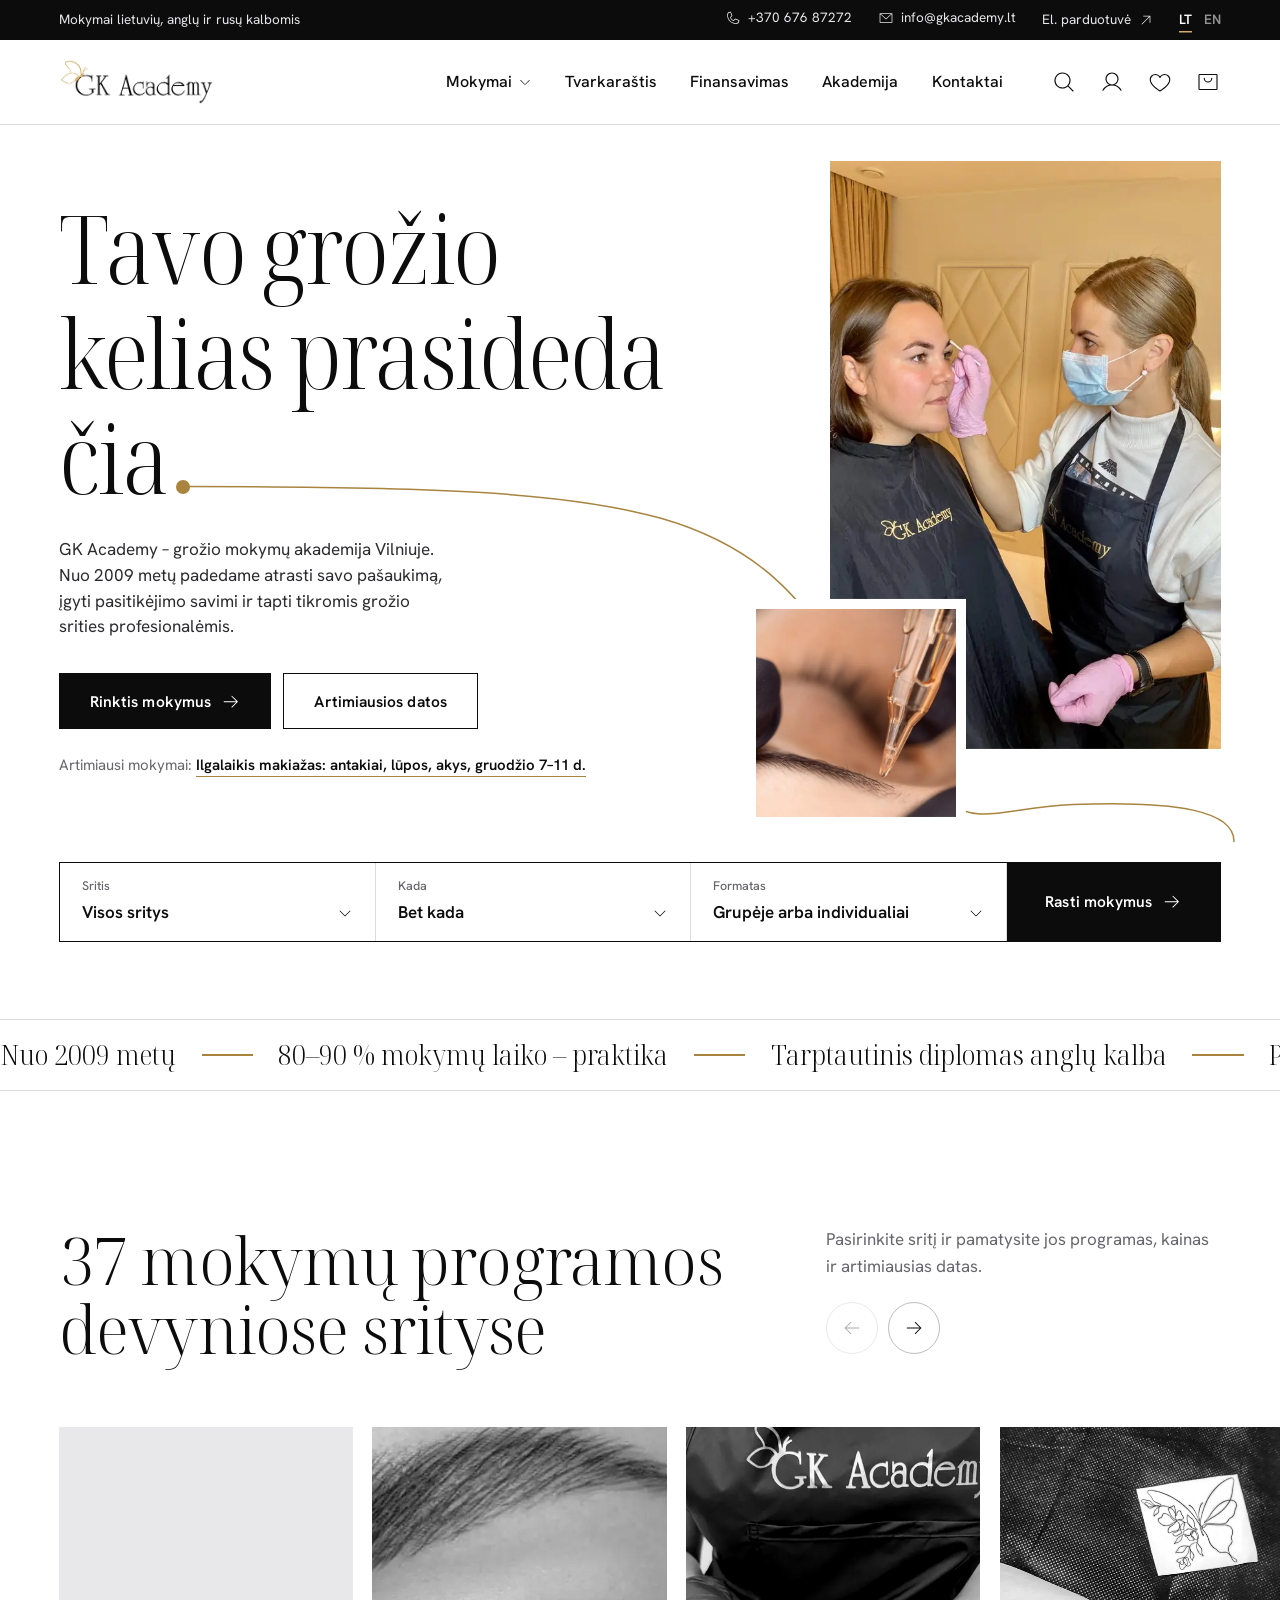
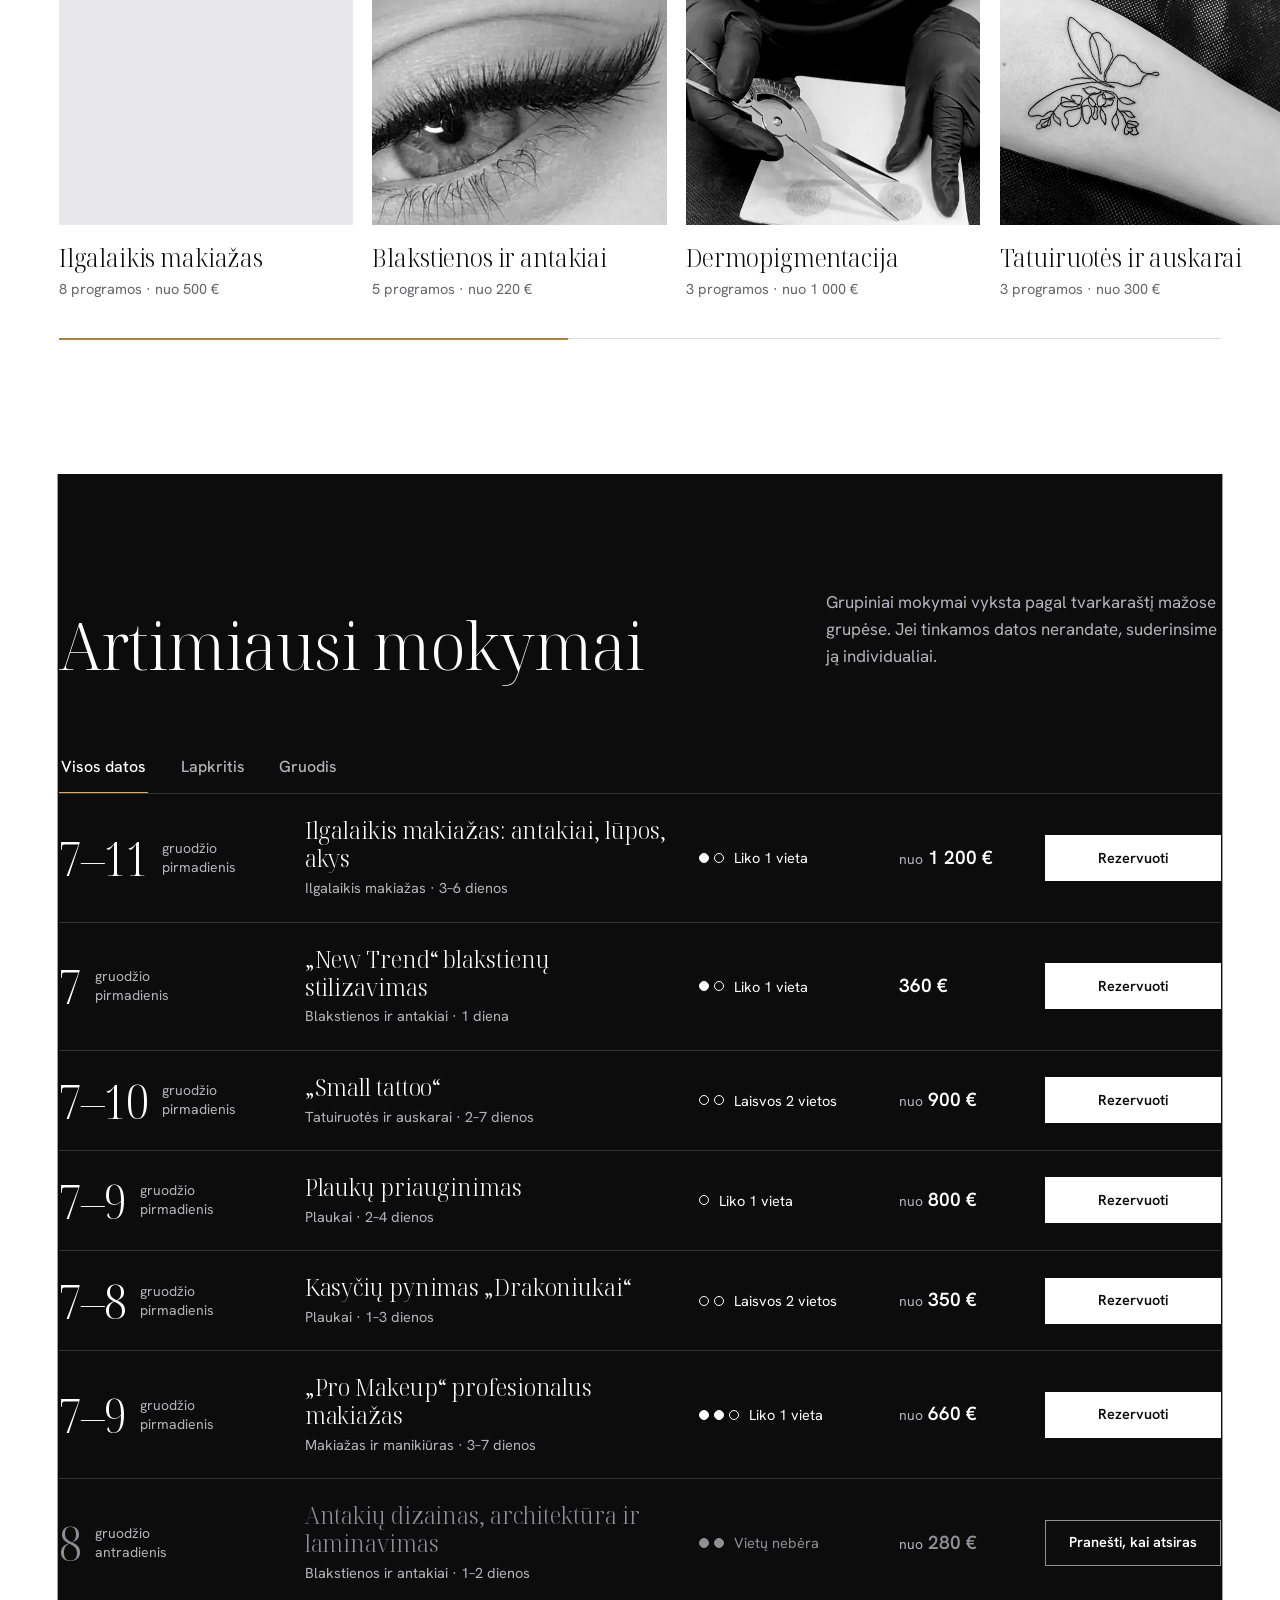
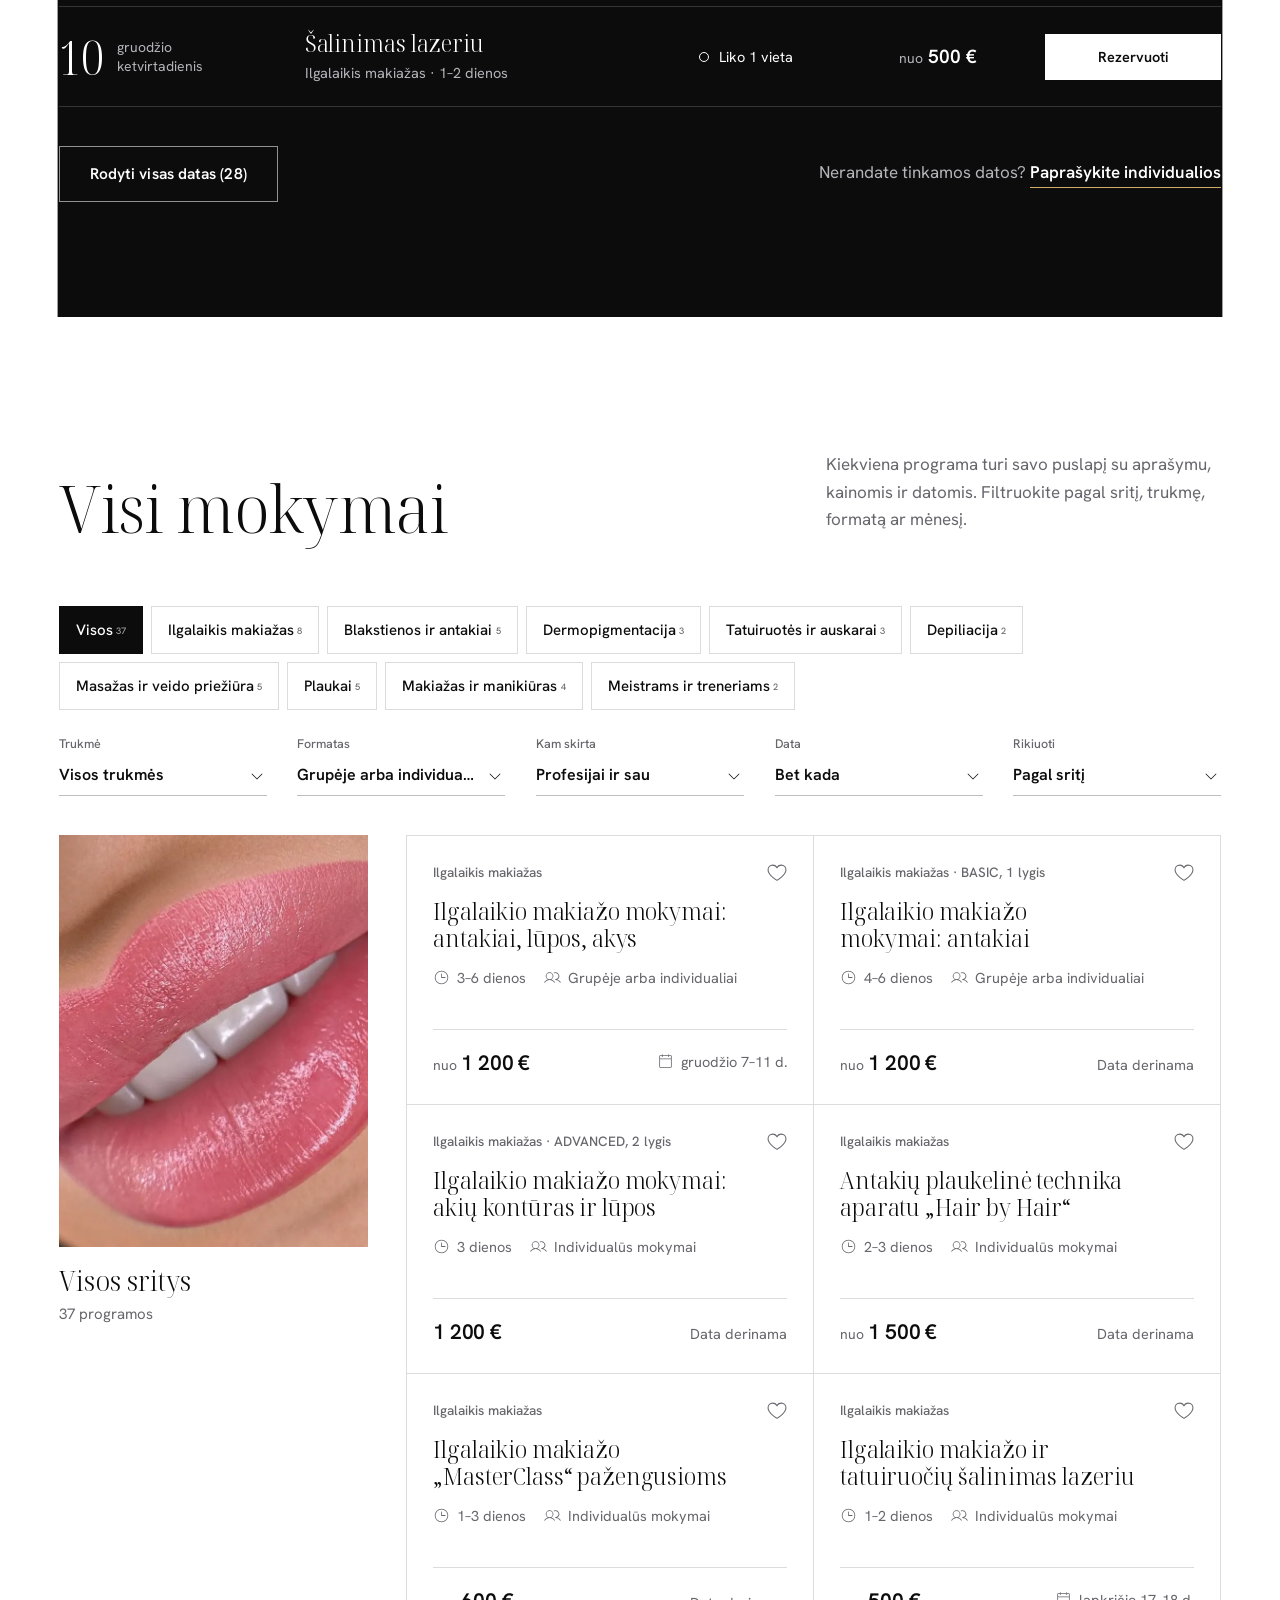
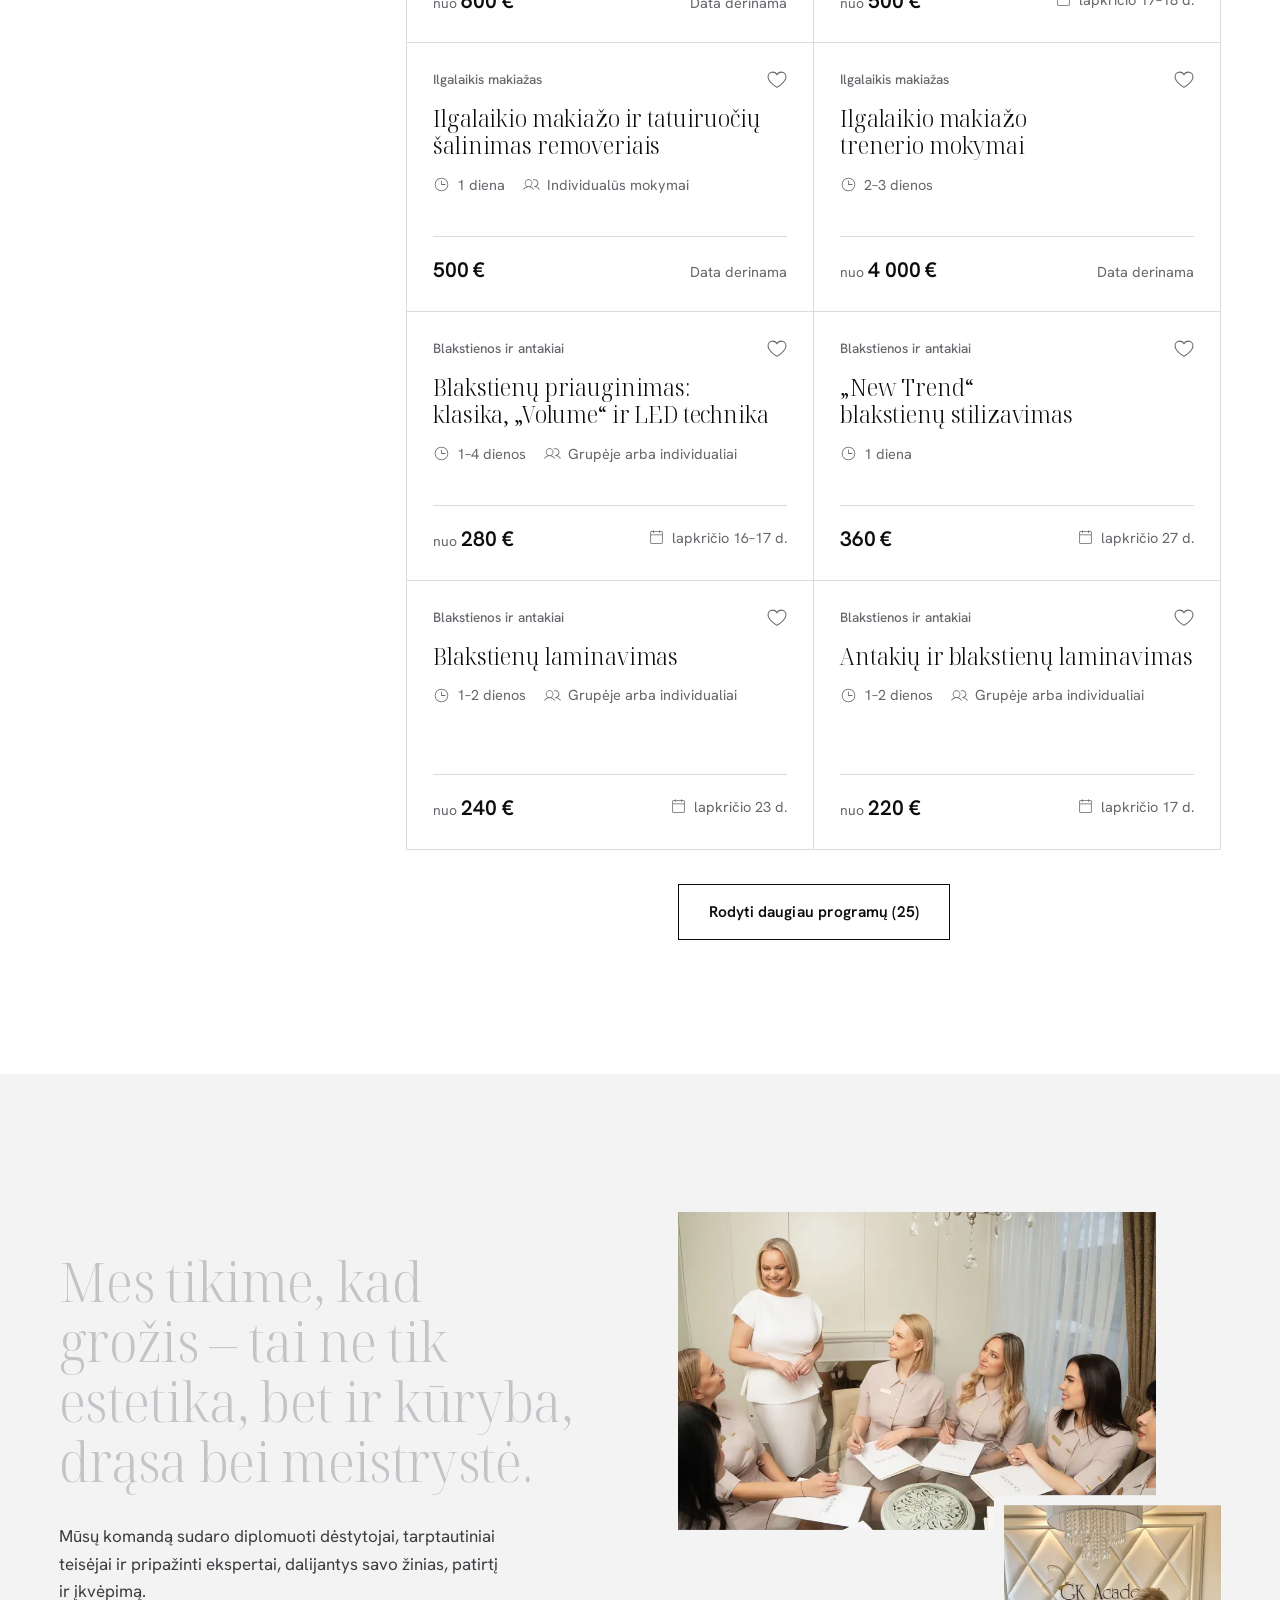
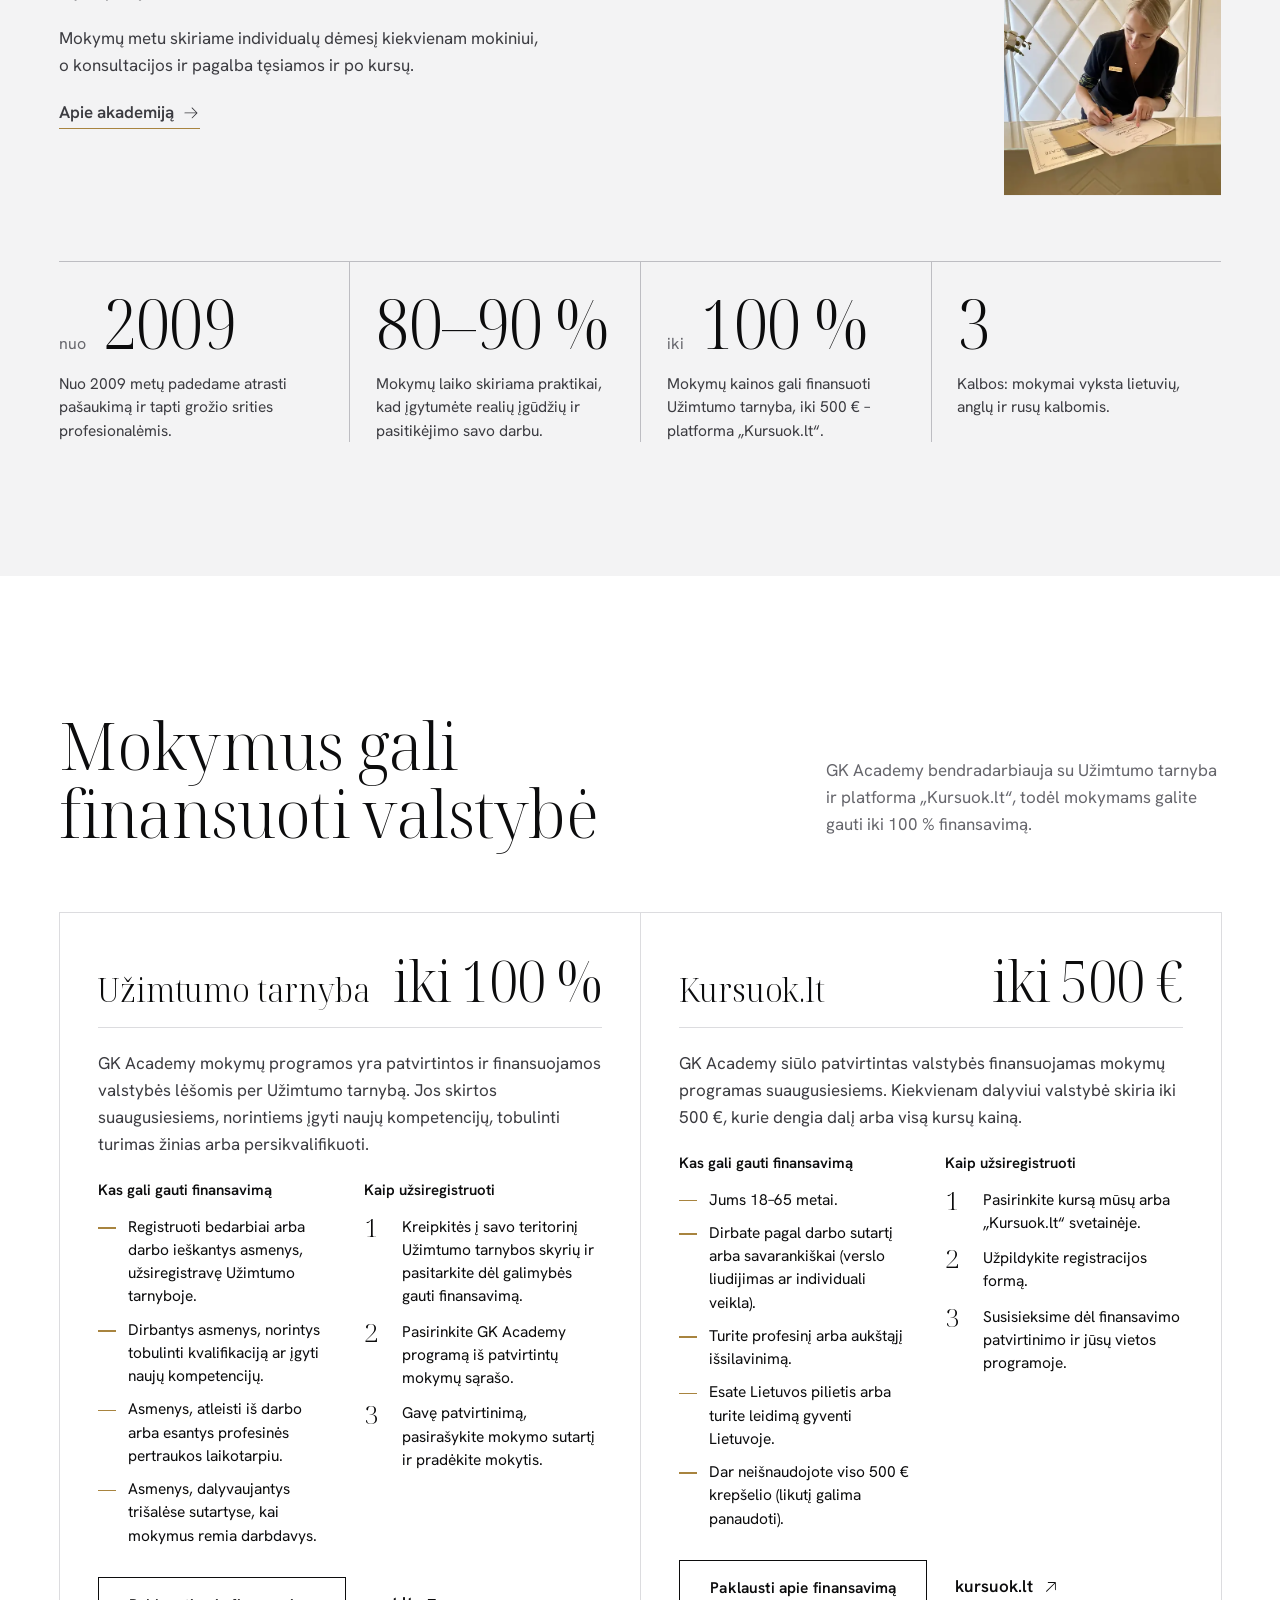
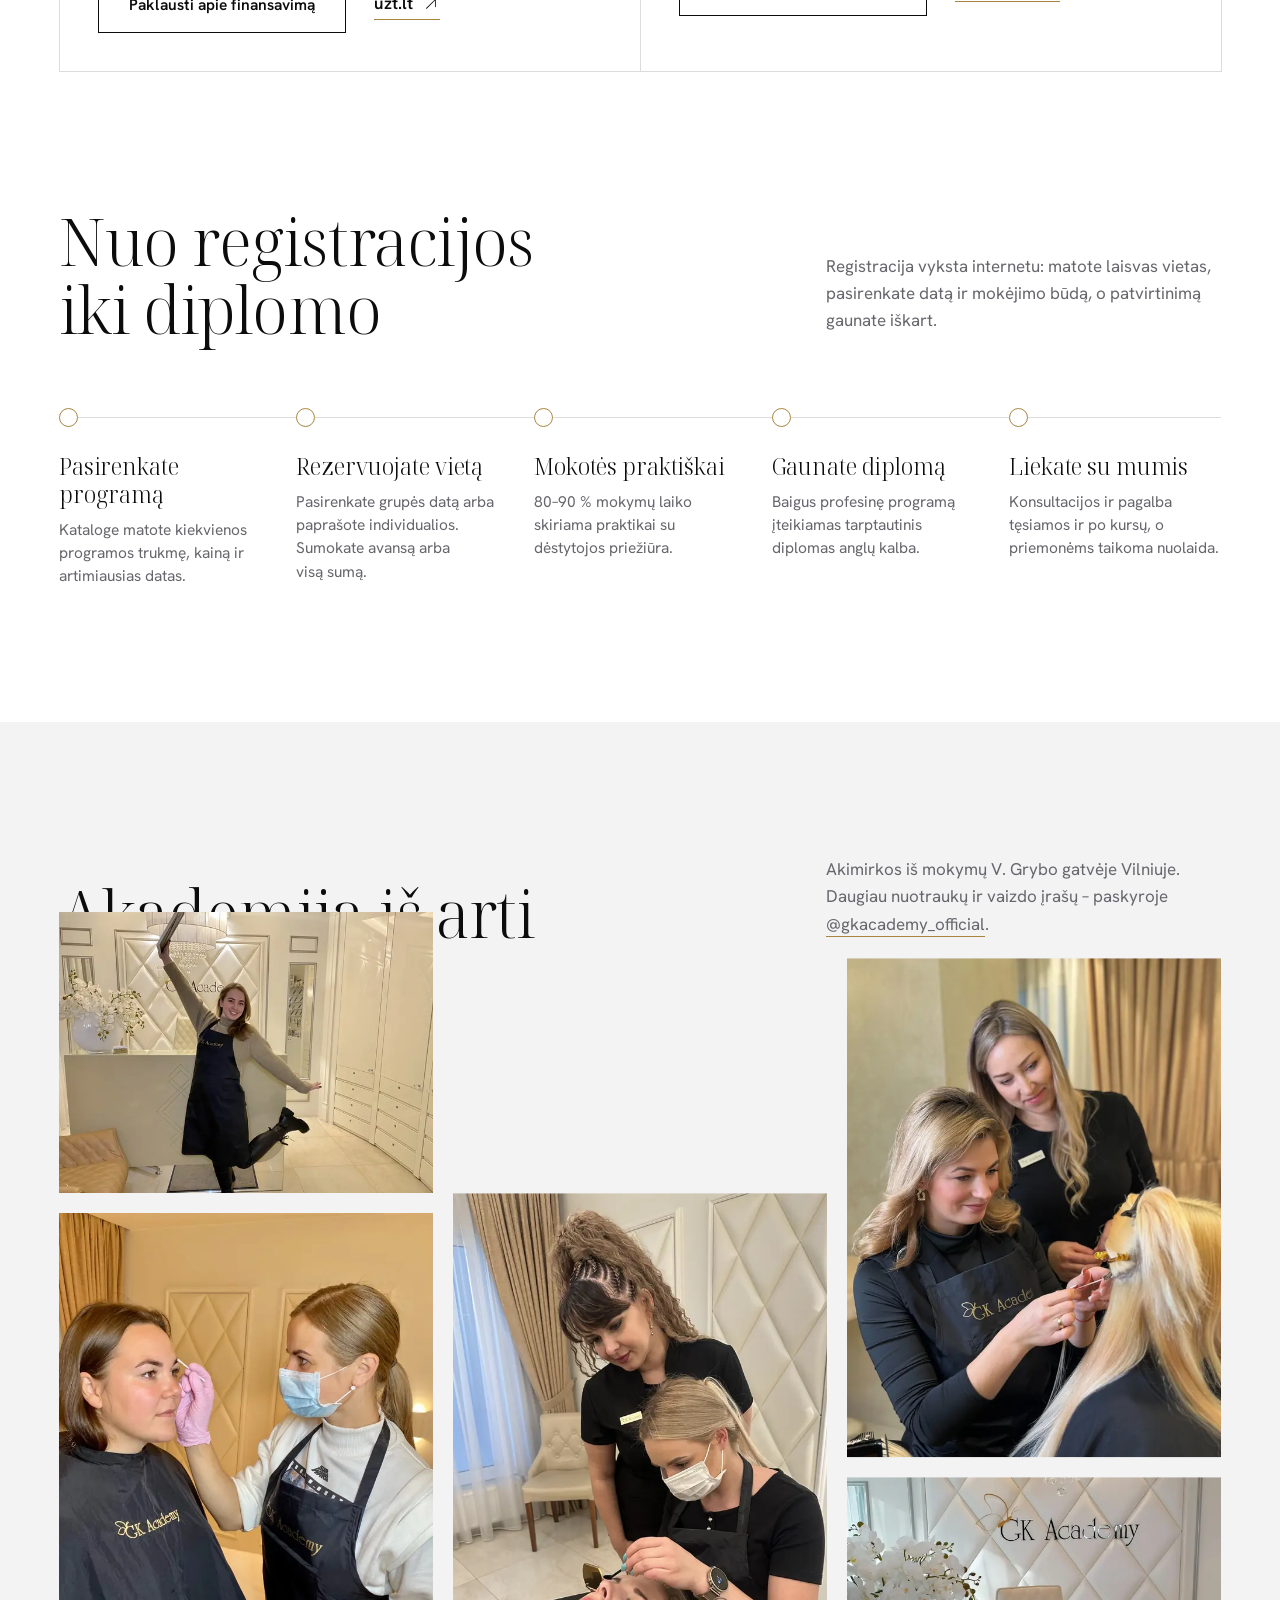
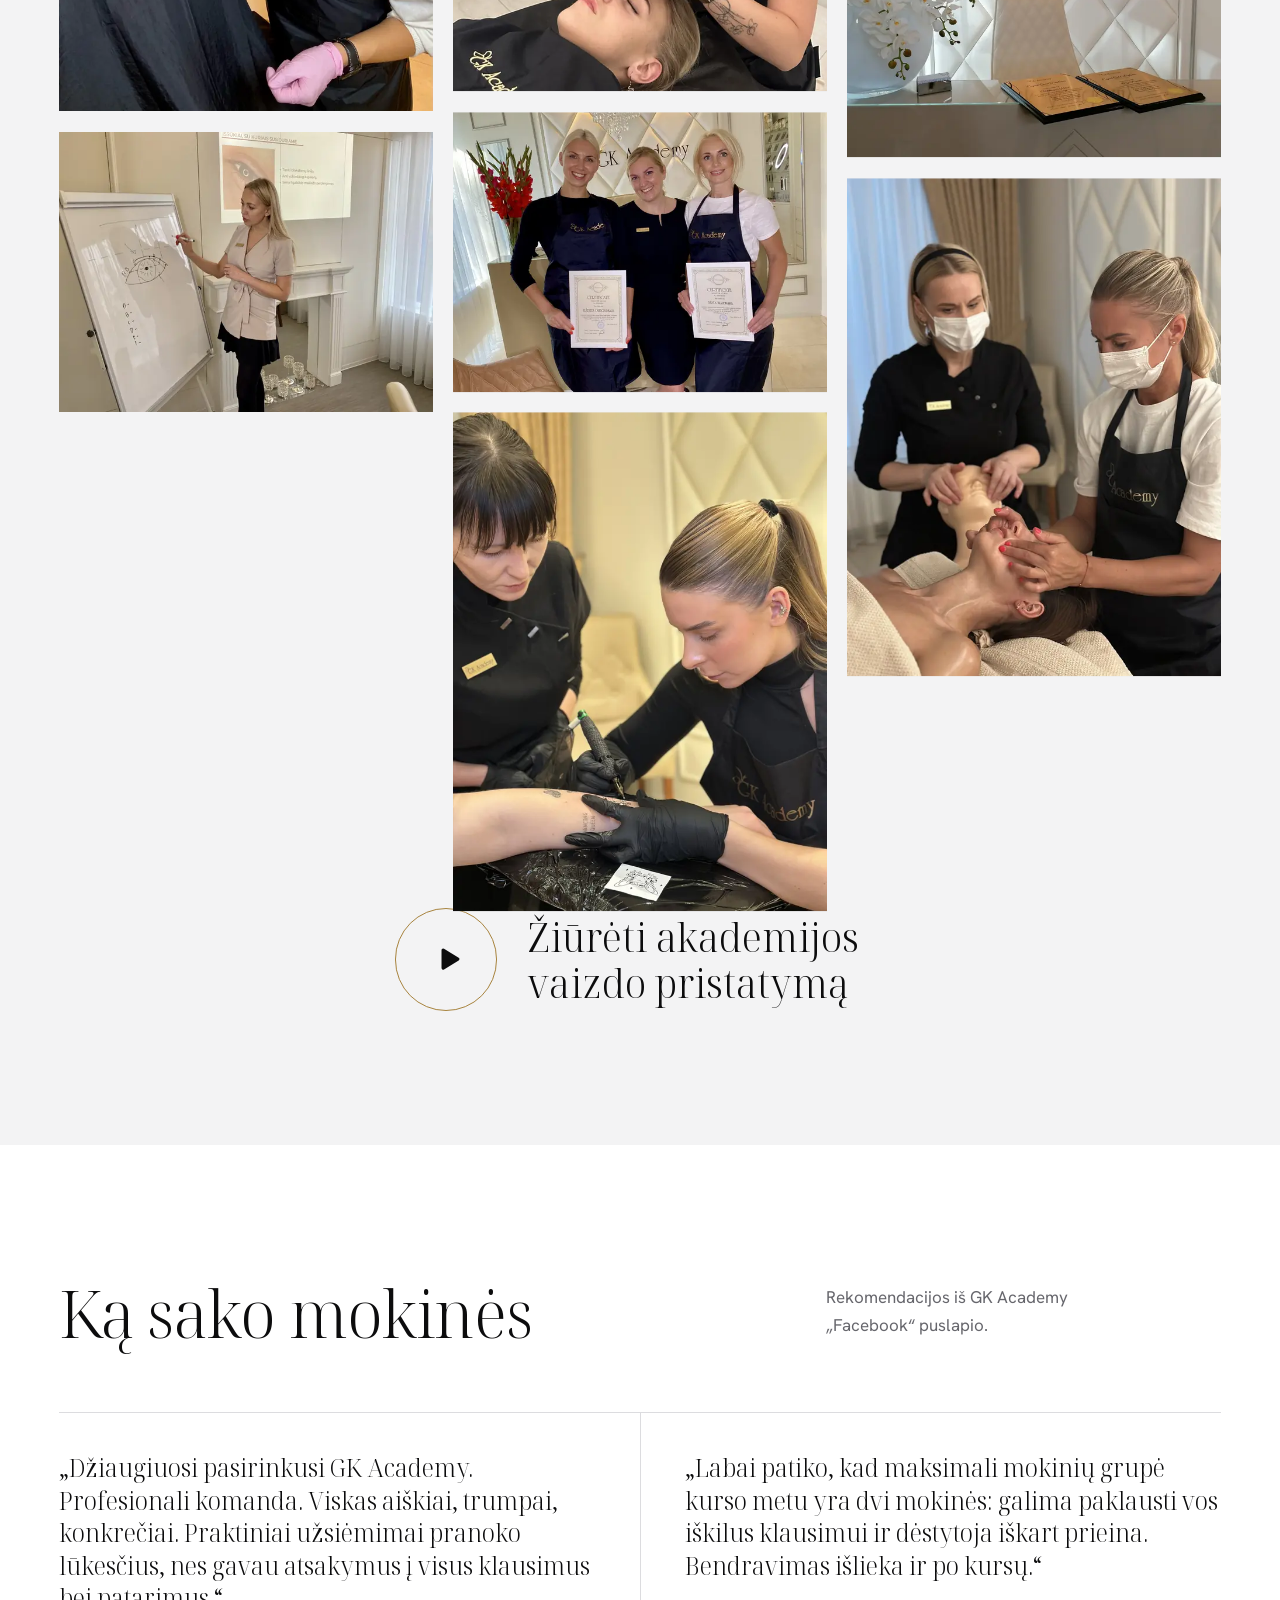
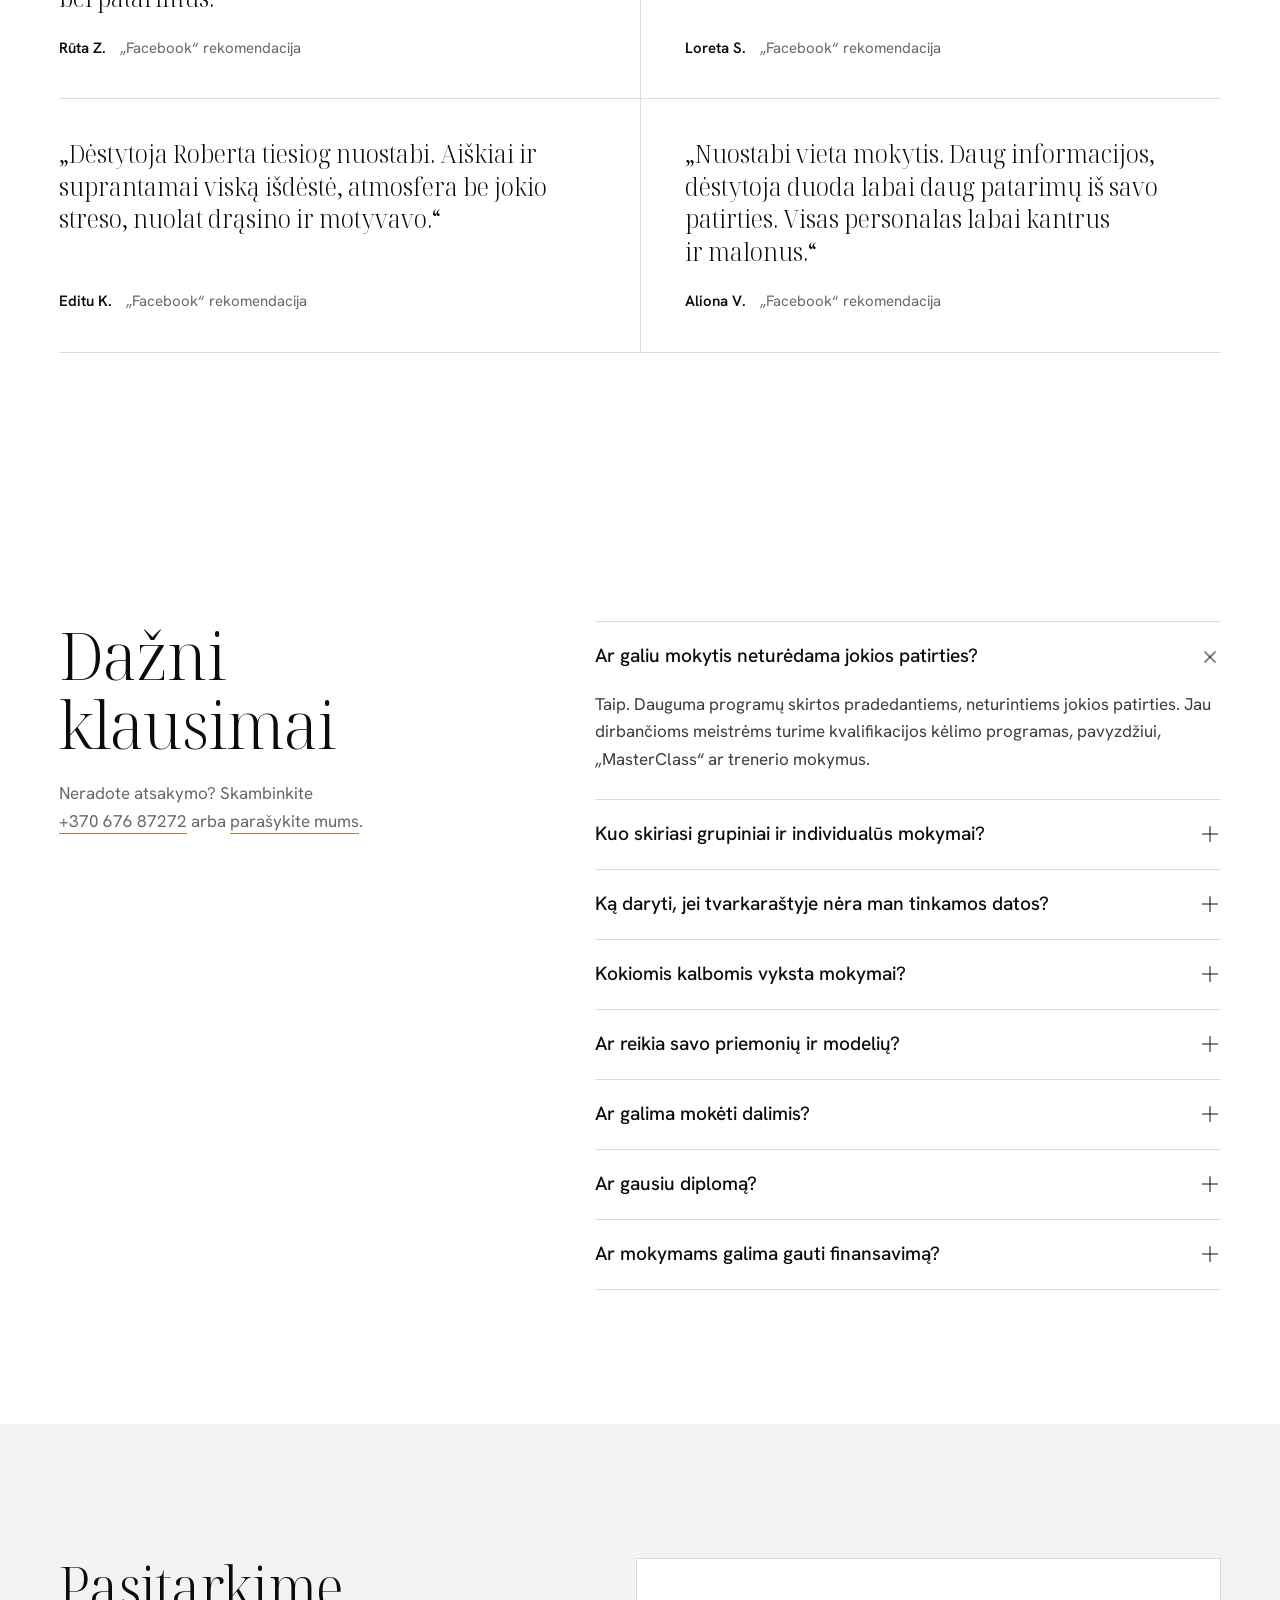
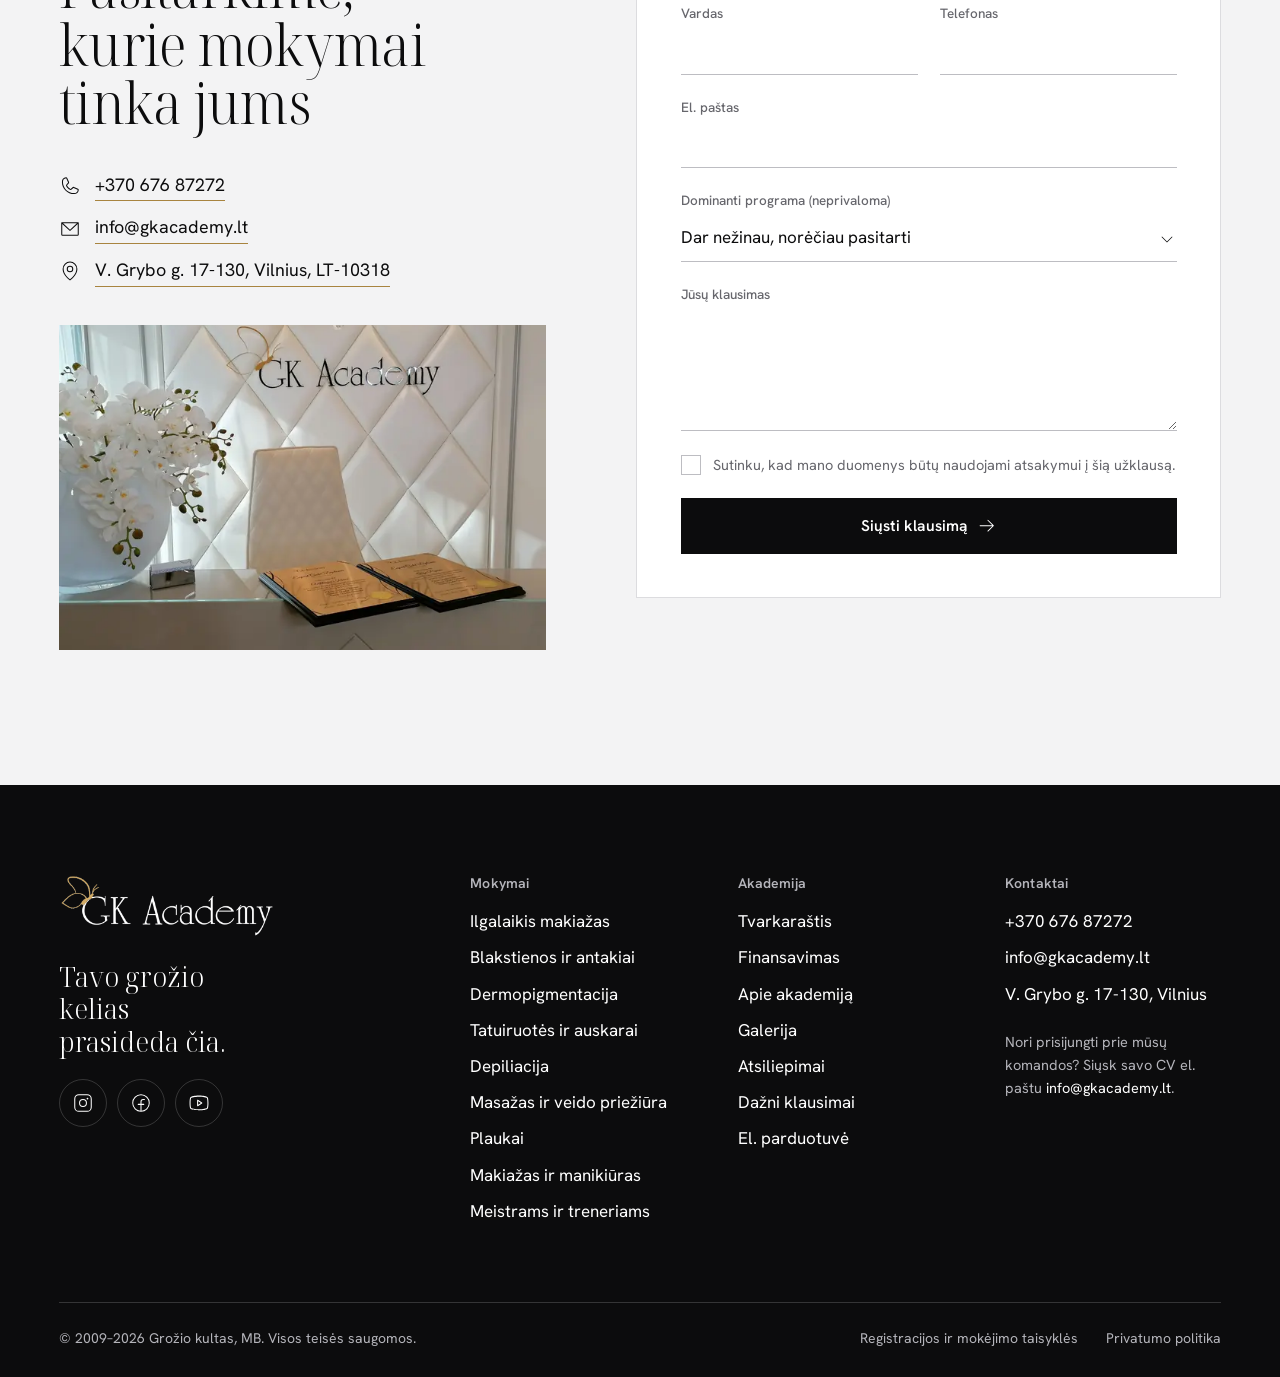
<file: index.html>
<!doctype html>
<html lang="lt" class="no-js">
<head>
<meta charset="utf-8">
<meta name="viewport" content="width=device-width, initial-scale=1, viewport-fit=cover">
<title>GK Academy – grožio mokymų akademija Vilniuje</title>
<meta name="description" content="GK Academy – grožio mokymų akademija Vilniuje nuo 2009 metų: ilgalaikis makiažas, blakstienos, antakiai, depiliacija, masažas ir kiti mokymai. Tvarkaraštis, kainos, registracija internetu.">
<!-- Demo versija klientui: prieš tikrą paleidimą šią žymą išimti. -->
<meta name="robots" content="noindex, nofollow">
<meta name="theme-color" content="#0C0C0D">
<meta name="color-scheme" content="light">
<link rel="icon" href="assets/img/brand/favicon-32.png" sizes="32x32" type="image/png">
<link rel="apple-touch-icon" href="assets/img/brand/favicon-180.png">
<link rel="preload" href="assets/fonts/NotoSerifDisplay.woff2" as="font" type="font/woff2" crossorigin>
<link rel="preload" href="assets/fonts/HankenGrotesk.woff2" as="font" type="font/woff2" crossorigin>
<link rel="preload" as="image" href="assets/img/photos/dizainas-mokymas.webp" imagesrcset="assets/img/photos/dizainas-mokymas-sm.webp 640w, assets/img/photos/dizainas-mokymas.webp 1200w" imagesizes="(min-width: 1000px) 34vw, 78vw"><link rel="stylesheet" href="assets/css/base.css">
<link rel="stylesheet" href="assets/css/home.css"><!-- „js“ klasė įjungia judesį; „is-static“ jį išjungia (?static=1, „mažiau judesio“ arba jei scenarijai neįsikrovė per 4 s). -->
<script>(function(d){var c=d.documentElement.classList;c.remove('no-js');c.add('js');if(/[?&]static=1/.test(location.search)||matchMedia('(prefers-reduced-motion: reduce)').matches)c.add('is-static');setTimeout(function(){if(!window.GKReady)c.add('is-static')},4000)})(document)</script>
<script type="application/ld+json">{
 "@context": "https://schema.org",
 "@type": "EducationalOrganization",
 "name": "GK Academy",
 "legalName": "Grožio kultas, MB",
 "foundingDate": "2009",
 "telephone": "+370 676 87272",
 "email": "info@gkacademy.lt",
 "address": {
  "@type": "PostalAddress",
  "streetAddress": "V. Grybo g. 17-130",
  "addressLocality": "Vilnius",
  "postalCode": "LT-10318",
  "addressCountry": "LT"
 },
 "sameAs": [
  "https://www.instagram.com/gkacademy_official/",
  "https://www.facebook.com/groziokultas/"
 ]
}</script></head>
<body class="page-home">
<a class="skip" href="#turinys">Pereiti prie turinio</a>
<svg xmlns="http://www.w3.org/2000/svg" width="0" height="0" style="position:absolute" aria-hidden="true" focusable="false">
<symbol id="i-arrow-left" viewBox="0 0 256 256"><path d="M222,128a6,6,0,0,1-6,6H54.49l61.75,61.76a6,6,0,1,1-8.48,8.48l-72-72a6,6,0,0,1,0-8.48l72-72a6,6,0,0,1,8.48,8.48L54.49,122H216A6,6,0,0,1,222,128Z"/></symbol>
<symbol id="i-arrow-right" viewBox="0 0 256 256"><path d="M220.24,132.24l-72,72a6,6,0,0,1-8.48-8.48L201.51,134H40a6,6,0,0,1,0-12H201.51L139.76,60.24a6,6,0,0,1,8.48-8.48l72,72A6,6,0,0,1,220.24,132.24Z"/></symbol>
<symbol id="i-arrow-up-right" viewBox="0 0 256 256"><path d="M198,64V168a6,6,0,0,1-12,0V78.48L68.24,196.24a6,6,0,0,1-8.48-8.48L177.52,70H88a6,6,0,0,1,0-12H192A6,6,0,0,1,198,64Z"/></symbol>
<symbol id="i-bell-ringing" viewBox="0 0 256 256"><path d="M223.05,69.33A6,6,0,0,1,215,66.76,96,96,0,0,0,180.8,29.08a6,6,0,0,1,6.4-10.15,109.26,109.26,0,0,1,38.41,42.31A6,6,0,0,1,223.05,69.33ZM41,66.76A96,96,0,0,1,75.2,29.08a6,6,0,0,0-6.4-10.15A109.26,109.26,0,0,0,30.39,61.24,6,6,0,1,0,41,66.76Zm179,110.18A14,14,0,0,1,208,198h-42.5a38,38,0,0,1-75,0H48a14,14,0,0,1-12.06-21.06C45.13,161.09,50,138.63,50,112a78,78,0,0,1,156,0C206,139,210.74,160.86,220.08,176.94ZM153.29,198H102.71a26,26,0,0,0,50.58,0Zm56.42-15C199.29,165,194,141.15,194,112a66,66,0,0,0-132,0c0,29.16-5.29,53-15.71,71a2,2,0,0,0,0,2,1.9,1.9,0,0,0,1.7,1H208a1.9,1.9,0,0,0,1.7-1A2,2,0,0,0,209.71,183Z"/></symbol>
<symbol id="i-calendar-blank" viewBox="0 0 256 256"><path d="M208,34H182V24a6,6,0,0,0-12,0V34H86V24a6,6,0,0,0-12,0V34H48A14,14,0,0,0,34,48V208a14,14,0,0,0,14,14H208a14,14,0,0,0,14-14V48A14,14,0,0,0,208,34ZM48,46H74V56a6,6,0,0,0,12,0V46h84V56a6,6,0,0,0,12,0V46h26a2,2,0,0,1,2,2V82H46V48A2,2,0,0,1,48,46ZM208,210H48a2,2,0,0,1-2-2V94H210V208A2,2,0,0,1,208,210Z"/></symbol>
<symbol id="i-caret-down" viewBox="0 0 256 256"><path d="M212.24,100.24l-80,80a6,6,0,0,1-8.48,0l-80-80a6,6,0,0,1,8.48-8.48L128,167.51l75.76-75.75a6,6,0,0,1,8.48,8.48Z"/></symbol>
<symbol id="i-certificate" viewBox="0 0 256 256"><path d="M126,136a6,6,0,0,1-6,6H72a6,6,0,0,1,0-12h48A6,6,0,0,1,126,136Zm-6-38H72a6,6,0,0,0,0,12h48a6,6,0,0,0,0-12Zm110,62.62V224a6,6,0,0,1-9,5.21l-25-14.3-25,14.3a6,6,0,0,1-9-5.21V198H40a14,14,0,0,1-14-14V56A14,14,0,0,1,40,42H216a14,14,0,0,1,14,14V87.38a49.91,49.91,0,0,1,0,73.24ZM196,86a38,38,0,1,0,38,38A38,38,0,0,0,196,86ZM162,186V160.62a50,50,0,0,1,56-81.51V56a2,2,0,0,0-2-2H40a2,2,0,0,0-2,2V184a2,2,0,0,0,2,2Zm56-17.11a49.91,49.91,0,0,1-44,0v44.77l19-10.87a6,6,0,0,1,6,0l19,10.87Z"/></symbol>
<symbol id="i-check" viewBox="0 0 256 256"><path d="M228.24,76.24l-128,128a6,6,0,0,1-8.48,0l-56-56a6,6,0,0,1,8.48-8.48L96,191.51,219.76,67.76a6,6,0,0,1,8.48,8.48Z"/></symbol>
<symbol id="i-clock" viewBox="0 0 256 256"><path d="M128,26A102,102,0,1,0,230,128,102.12,102.12,0,0,0,128,26Zm0,192a90,90,0,1,1,90-90A90.1,90.1,0,0,1,128,218Zm62-90a6,6,0,0,1-6,6H128a6,6,0,0,1-6-6V72a6,6,0,0,1,12,0v50h50A6,6,0,0,1,190,128Z"/></symbol>
<symbol id="i-credit-card" viewBox="0 0 256 256"><path d="M224,50H32A14,14,0,0,0,18,64V192a14,14,0,0,0,14,14H224a14,14,0,0,0,14-14V64A14,14,0,0,0,224,50ZM32,62H224a2,2,0,0,1,2,2V90H30V64A2,2,0,0,1,32,62ZM224,194H32a2,2,0,0,1-2-2V102H226v90A2,2,0,0,1,224,194Zm-18-26a6,6,0,0,1-6,6H168a6,6,0,0,1,0-12h32A6,6,0,0,1,206,168Zm-64,0a6,6,0,0,1-6,6H120a6,6,0,0,1,0-12h16A6,6,0,0,1,142,168Z"/></symbol>
<symbol id="i-envelope-simple" viewBox="0 0 256 256"><path d="M224,50H32a6,6,0,0,0-6,6V192a14,14,0,0,0,14,14H216a14,14,0,0,0,14-14V56A6,6,0,0,0,224,50ZM208.58,62,128,135.86,47.42,62ZM216,194H40a2,2,0,0,1-2-2V69.64l86,78.78a6,6,0,0,0,8.1,0L218,69.64V192A2,2,0,0,1,216,194Z"/></symbol>
<symbol id="i-facebook-logo" viewBox="0 0 256 256"><path d="M128,26A102,102,0,1,0,230,128,102.12,102.12,0,0,0,128,26Zm6,191.8V150h26a6,6,0,0,0,0-12H134V112a18,18,0,0,1,18-18h16a6,6,0,0,0,0-12H152a30,30,0,0,0-30,30v26H96a6,6,0,0,0,0,12h26v67.8a90,90,0,1,1,12,0Z"/></symbol>
<symbol id="i-heart-fill" viewBox="0 0 256 256"><path d="M240,102c0,70-103.79,126.66-108.21,129a8,8,0,0,1-7.58,0C119.79,228.66,16,172,16,102A62.07,62.07,0,0,1,78,40c20.65,0,38.73,8.88,50,23.89C139.27,48.88,157.35,40,178,40A62.07,62.07,0,0,1,240,102Z"/></symbol>
<symbol id="i-heart" viewBox="0 0 256 256"><path d="M178,42c-21,0-39.26,9.47-50,25.34C117.26,51.47,99,42,78,42a60.07,60.07,0,0,0-60,60c0,29.2,18.2,59.59,54.1,90.31a334.68,334.68,0,0,0,53.06,37,6,6,0,0,0,5.68,0,334.68,334.68,0,0,0,53.06-37C219.8,161.59,238,131.2,238,102A60.07,60.07,0,0,0,178,42ZM128,217.11C111.59,207.64,30,157.72,30,102A48.05,48.05,0,0,1,78,54c20.28,0,37.31,10.83,44.45,28.27a6,6,0,0,0,11.1,0C140.69,64.83,157.72,54,178,54a48.05,48.05,0,0,1,48,48C226,157.72,144.41,207.64,128,217.11Z"/></symbol>
<symbol id="i-instagram-logo" viewBox="0 0 256 256"><path d="M128,82a46,46,0,1,0,46,46A46.06,46.06,0,0,0,128,82Zm0,80a34,34,0,1,1,34-34A34,34,0,0,1,128,162ZM176,26H80A54.06,54.06,0,0,0,26,80v96a54.06,54.06,0,0,0,54,54h96a54.06,54.06,0,0,0,54-54V80A54.06,54.06,0,0,0,176,26Zm42,150a42,42,0,0,1-42,42H80a42,42,0,0,1-42-42V80A42,42,0,0,1,80,38h96a42,42,0,0,1,42,42ZM190,76a10,10,0,1,1-10-10A10,10,0,0,1,190,76Z"/></symbol>
<symbol id="i-list" viewBox="0 0 256 256"><path d="M222,128a6,6,0,0,1-6,6H40a6,6,0,0,1,0-12H216A6,6,0,0,1,222,128ZM40,70H216a6,6,0,0,0,0-12H40a6,6,0,0,0,0,12ZM216,186H40a6,6,0,0,0,0,12H216a6,6,0,0,0,0-12Z"/></symbol>
<symbol id="i-magnifying-glass" viewBox="0 0 256 256"><path d="M228.24,219.76l-51.38-51.38a86.15,86.15,0,1,0-8.48,8.48l51.38,51.38a6,6,0,0,0,8.48-8.48ZM38,112a74,74,0,1,1,74,74A74.09,74.09,0,0,1,38,112Z"/></symbol>
<symbol id="i-map-pin" viewBox="0 0 256 256"><path d="M128,66a38,38,0,1,0,38,38A38,38,0,0,0,128,66Zm0,64a26,26,0,1,1,26-26A26,26,0,0,1,128,130Zm0-112a86.1,86.1,0,0,0-86,86c0,30.91,14.34,63.74,41.47,94.94a252.32,252.32,0,0,0,41.09,38,6,6,0,0,0,6.88,0,252.32,252.32,0,0,0,41.09-38c27.13-31.2,41.47-64,41.47-94.94A86.1,86.1,0,0,0,128,18Zm0,206.51C113,212.93,54,163.62,54,104a74,74,0,0,1,148,0C202,163.62,143,212.93,128,224.51Z"/></symbol>
<symbol id="i-phone" viewBox="0 0 256 256"><path d="M221.59,160.3l-47.24-21.17a14,14,0,0,0-13.28,1.22,4.81,4.81,0,0,0-.56.42l-24.69,21a1.88,1.88,0,0,1-1.68.06c-15.87-7.66-32.31-24-40-39.65a1.91,1.91,0,0,1,0-1.68l21.07-25a6.13,6.13,0,0,0,.42-.58,14,14,0,0,0,1.12-13.27L95.73,34.49a14,14,0,0,0-14.56-8.38A54.24,54.24,0,0,0,34,80c0,78.3,63.7,142,142,142a54.25,54.25,0,0,0,53.89-47.17A14,14,0,0,0,221.59,160.3ZM176,210C104.32,210,46,151.68,46,80A42.23,42.23,0,0,1,82.67,38h.23a2,2,0,0,1,1.84,1.31l21.1,47.11a2,2,0,0,1,0,1.67L84.73,113.15a4.73,4.73,0,0,0-.43.57,14,14,0,0,0-.91,13.73c8.87,18.16,27.17,36.32,45.53,45.19a14,14,0,0,0,13.77-1c.19-.13.38-.27.56-.42l24.68-21a1.92,1.92,0,0,1,1.6-.1l47.25,21.17a2,2,0,0,1,1.21,2A42.24,42.24,0,0,1,176,210Z"/></symbol>
<symbol id="i-play-fill" viewBox="0 0 256 256"><path d="M240,128a15.74,15.74,0,0,1-7.6,13.51L88.32,229.65a16,16,0,0,1-16.2.3A15.86,15.86,0,0,1,64,216.13V39.87a15.86,15.86,0,0,1,8.12-13.82,16,16,0,0,1,16.2.3L232.4,114.49A15.74,15.74,0,0,1,240,128Z"/></symbol>
<symbol id="i-plus" viewBox="0 0 256 256"><path d="M222,128a6,6,0,0,1-6,6H134v82a6,6,0,0,1-12,0V134H40a6,6,0,0,1,0-12h82V40a6,6,0,0,1,12,0v82h82A6,6,0,0,1,222,128Z"/></symbol>
<symbol id="i-shopping-bag" viewBox="0 0 256 256"><path d="M216,42H40A14,14,0,0,0,26,56V200a14,14,0,0,0,14,14H216a14,14,0,0,0,14-14V56A14,14,0,0,0,216,42Zm2,158a2,2,0,0,1-2,2H40a2,2,0,0,1-2-2V56a2,2,0,0,1,2-2H216a2,2,0,0,1,2,2ZM174,88a46,46,0,0,1-92,0,6,6,0,0,1,12,0,34,34,0,0,0,68,0,6,6,0,0,1,12,0Z"/></symbol>
<symbol id="i-trash" viewBox="0 0 256 256"><path d="M216,50H174V40a22,22,0,0,0-22-22H104A22,22,0,0,0,82,40V50H40a6,6,0,0,0,0,12H50V208a14,14,0,0,0,14,14H192a14,14,0,0,0,14-14V62h10a6,6,0,0,0,0-12ZM94,40a10,10,0,0,1,10-10h48a10,10,0,0,1,10,10V50H94ZM194,208a2,2,0,0,1-2,2H64a2,2,0,0,1-2-2V62H194ZM110,104v64a6,6,0,0,1-12,0V104a6,6,0,0,1,12,0Zm48,0v64a6,6,0,0,1-12,0V104a6,6,0,0,1,12,0Z"/></symbol>
<symbol id="i-user" viewBox="0 0 256 256"><path d="M229.19,213c-15.81-27.32-40.63-46.49-69.47-54.62a70,70,0,1,0-63.44,0C67.44,166.5,42.62,185.67,26.81,213a6,6,0,1,0,10.38,6C56.4,185.81,90.34,166,128,166s71.6,19.81,90.81,53a6,6,0,1,0,10.38-6ZM70,96a58,58,0,1,1,58,58A58.07,58.07,0,0,1,70,96Z"/></symbol>
<symbol id="i-users" viewBox="0 0 256 256"><path d="M112.6,158.43a58,58,0,1,0-57.2,0A93.83,93.83,0,0,0,5.21,196.72a6,6,0,0,0,10.05,6.56,82,82,0,0,1,137.48,0,6,6,0,0,0,10-6.56A93.83,93.83,0,0,0,112.6,158.43ZM38,108a46,46,0,1,1,46,46A46.06,46.06,0,0,1,38,108Zm211,97a6,6,0,0,1-8.3-1.74A81.8,81.8,0,0,0,172,166a6,6,0,0,1,0-12,46,46,0,1,0-17.08-88.73,6,6,0,1,1-4.46-11.14,58,58,0,0,1,50.14,104.3,93.83,93.83,0,0,1,50.19,38.29A6,6,0,0,1,249,205Z"/></symbol>
<symbol id="i-x" viewBox="0 0 256 256"><path d="M204.24,195.76a6,6,0,1,1-8.48,8.48L128,136.49,60.24,204.24a6,6,0,0,1-8.48-8.48L119.51,128,51.76,60.24a6,6,0,0,1,8.48-8.48L128,119.51l67.76-67.75a6,6,0,0,1,8.48,8.48L136.49,128Z"/></symbol>
<symbol id="i-youtube-logo" viewBox="0 0 256 256"><path d="M163.33,123l-48-32A6,6,0,0,0,106,96v64a6,6,0,0,0,9.33,5l48-32a6,6,0,0,0,0-10ZM118,148.79V107.21L149.18,128ZM232.4,70a22,22,0,0,0-13.28-15C185,41.79,130.27,42,128,42s-57-.21-91.16,13A22,22,0,0,0,23.6,70C21.05,79.89,18,98,18,128s3.05,48.11,5.6,58a22,22,0,0,0,13.28,15C71,214.21,125.72,214,128,214h.71c6.91,0,58-.44,90.45-13a22,22,0,0,0,13.28-15c2.55-9.87,5.6-27.93,5.6-58S235,79.89,232.4,70ZM220.78,183a10,10,0,0,1-6,6.86C182.78,202.19,128.58,202,128,202s-54.71.2-86.75-12.17a10,10,0,0,1-6-6.86C32.84,173.78,30,156.78,30,128s2.84-45.78,5.22-55a10,10,0,0,1,6-6.86C72.06,54.26,123.53,54,127.76,54H128c.54,0,54.71-.2,86.75,12.17a10,10,0,0,1,6,6.86c2.38,9.19,5.22,26.19,5.22,55S223.16,173.78,220.78,183Z"/></symbol>
</svg>
<!-- XStore: Header Builder (Elementor), viršutinis konteineris: Text Editor + XStore „Icon List“ + kalbų perjungiklis (WPML / Polylang valdiklis). -->
<div class="topbar">
  <div class="wrap topbar__in">
    <p class="topbar__note">Mokymai lietuvių, anglų ir rusų kalbomis</p>
    <ul class="topbar__links">
      <li><a href="tel:+37067687272"><svg class="ico " aria-hidden="true" focusable="false"><use href="#i-phone"/></svg>+370 676 87272</a></li>
      <li class="topbar__mail"><a href="mailto:info@gkacademy.lt"><svg class="ico " aria-hidden="true" focusable="false"><use href="#i-envelope-simple"/></svg>info@gkacademy.lt</a></li>
      <li class="topbar__shop"><a href="http://www.groziokultas.lt/lt" target="_blank" rel="noopener">El. parduotuvė<svg class="ico " aria-hidden="true" focusable="false"><use href="#i-arrow-up-right"/></svg></a></li>
      <li class="lang" aria-label="Kalba"><span aria-current="true">LT</span><a href="#" lang="en" hreflang="en" data-demo="Anglišką versiją parengsime patvirtinus projektą.">EN</a></li>
    </ul>
  </div>
</div>

<!-- XStore: Header Builder (Elementor): „Site Logo“, „Nav Menu“, „Mega Menu“ (theme-etheme_mega_menu), „Popup Search“ arba „Header Ajax Search“, „My Account“, „Wishlist“, „Shopping Cart“ (off-canvas), „Mobile Menu“; konteinerio sticky tipas „smart“. -->
<header class="header" data-header>
  <div class="wrap header__in">
    <a class="logo" href="index.html" aria-label="GK Academy: pradžios puslapis"><img src="assets/img/brand/logo-ink.png" width="354" height="105" alt="GK Academy"></a>

    <nav class="nav" aria-label="Pagrindinis meniu">
      <ul>
        <li><button class="nav__btn" type="button" aria-expanded="false" aria-controls="mega" data-mega-toggle>Mokymai<svg class="ico " aria-hidden="true" focusable="false"><use href="#i-caret-down"/></svg></button></li>
        <li><a href="#tvarkarastis">Tvarkaraštis</a></li>
        <li><a href="#finansavimas">Finansavimas</a></li>
        <li><a href="#akademija">Akademija</a></li>
        <li><a href="#kontaktai">Kontaktai</a></li>
      </ul>
    </nav>

    <div class="tools">
      <button class="tools__b" type="button" data-open="search" aria-label="Ieškoti mokymų"><svg class="ico " aria-hidden="true" focusable="false"><use href="#i-magnifying-glass"/></svg></button>
      <a class="tools__b tools__b--acc" href="#" data-demo="Mokinio paskyra (registracijos, mokėjimai, dokumentai) bus sukurta kitame etape." aria-label="Paskyra"><svg class="ico " aria-hidden="true" focusable="false"><use href="#i-user"/></svg></a>
      <a class="tools__b" href="#katalogas" data-wish-open aria-label="Įsimintos programos"><svg class="ico " aria-hidden="true" focusable="false"><use href="#i-heart"/></svg><span class="tools__n" data-wish-count hidden>0</span></a>
      <button class="tools__b" type="button" data-open="cart" aria-label="Rezervacijos"><svg class="ico " aria-hidden="true" focusable="false"><use href="#i-shopping-bag"/></svg><span class="tools__n" data-cart-count hidden>0</span></button>
      <button class="tools__b tools__b--menu" type="button" data-open="menu" aria-label="Meniu"><svg class="ico " aria-hidden="true" focusable="false"><use href="#i-list"/></svg></button>
    </div>
  </div>

  <!-- XStore: „Mega Menu“ turinys – „Static Block“ (etheme_static_block) su „Menu List“ (et_menu_list) valdikliais kiekvienai sričiai. -->
  <div class="mega" id="mega" hidden>
    <div class="wrap mega__in">
      <div class="mega__cols">
        <div class="mega__g">
          <a class="mega__cat" href="#katalogas" data-cat-link="pmu">Ilgalaikis makiažas</a>
          <ul>
            <li><a href="mokymai-ilgalaikis-makiazas.html">Ilgalaikis makiažas: antakiai, lūpos, akys</a></li>
            <li><a href="#" data-demo="Šios programos puslapis bus sukurtas patvirtinus projektą.">Ilgalaikis makiažas: antakiai</a></li>
            <li><a href="#" data-demo="Šios programos puslapis bus sukurtas patvirtinus projektą.">Ilgalaikis makiažas: akys ir lūpos</a></li>
            <li><a href="#" data-demo="Šios programos puslapis bus sukurtas patvirtinus projektą.">Plaukelinė technika „Hair by Hair“</a></li>
            <li><a href="#" data-demo="Šios programos puslapis bus sukurtas patvirtinus projektą.">Ilgalaikio makiažo „MasterClass“</a></li>
            <li><a href="#" data-demo="Šios programos puslapis bus sukurtas patvirtinus projektą.">Šalinimas lazeriu</a></li>
            <li><a href="#" data-demo="Šios programos puslapis bus sukurtas patvirtinus projektą.">Šalinimas removeriais</a></li>
            <li><a href="#" data-demo="Šios programos puslapis bus sukurtas patvirtinus projektą.">Ilgalaikio makiažo trenerio mokymai</a></li>
          </ul>
        </div>
        <div class="mega__g">
          <a class="mega__cat" href="#katalogas" data-cat-link="blakstienos">Blakstienos ir antakiai</a>
          <ul>
            <li><a href="#" data-demo="Šios programos puslapis bus sukurtas patvirtinus projektą.">Blakstienų priauginimas</a></li>
            <li><a href="#" data-demo="Šios programos puslapis bus sukurtas patvirtinus projektą.">„New Trend“ blakstienų stilizavimas</a></li>
            <li><a href="#" data-demo="Šios programos puslapis bus sukurtas patvirtinus projektą.">Blakstienų laminavimas</a></li>
            <li><a href="#" data-demo="Šios programos puslapis bus sukurtas patvirtinus projektą.">Antakių ir blakstienų laminavimas</a></li>
            <li><a href="mokymai-antakiu-dizainas.html">Antakių dizainas, architektūra ir laminavimas</a></li>
          </ul>
        </div>
        <div class="mega__g">
          <a class="mega__cat" href="#katalogas" data-cat-link="dermo">Dermopigmentacija</a>
          <ul>
            <li><a href="#" data-demo="Šios programos puslapis bus sukurtas patvirtinus projektą.">Aureolės mikropigmentacija</a></li>
            <li><a href="#" data-demo="Šios programos puslapis bus sukurtas patvirtinus projektą.">Randų ir vitiligo dermopigmentacija</a></li>
            <li><a href="#" data-demo="Šios programos puslapis bus sukurtas patvirtinus projektą.">Skalpo dermopigmentacija</a></li>
          </ul>
        </div>
        <div class="mega__g">
          <a class="mega__cat" href="#katalogas" data-cat-link="tattoo">Tatuiruotės ir auskarai</a>
          <ul>
            <li><a href="#" data-demo="Šios programos puslapis bus sukurtas patvirtinus projektą.">„Small tattoo“</a></li>
            <li><a href="#" data-demo="Šios programos puslapis bus sukurtas patvirtinus projektą.">Auskarų vėrimas</a></li>
            <li><a href="#" data-demo="Šios programos puslapis bus sukurtas patvirtinus projektą.">Kūno auskarų vėrimas</a></li>
          </ul>
        </div>
        <div class="mega__g">
          <a class="mega__cat" href="#katalogas" data-cat-link="depiliacija">Depiliacija</a>
          <ul>
            <li><a href="#" data-demo="Šios programos puslapis bus sukurtas patvirtinus projektą.">Kūno ir veido depiliacija</a></li>
            <li><a href="#" data-demo="Šios programos puslapis bus sukurtas patvirtinus projektą.">Vyrų depiliacija</a></li>
          </ul>
        </div>
        <div class="mega__g">
          <a class="mega__cat" href="#katalogas" data-cat-link="masazas">Masažas ir veido priežiūra</a>
          <ul>
            <li><a href="#" data-demo="Šios programos puslapis bus sukurtas patvirtinus projektą.">Klasikinis ir liftinguojantis veido masažas</a></li>
            <li><a href="#" data-demo="Šios programos puslapis bus sukurtas patvirtinus projektą.">„Kobido“ veido masažas</a></li>
            <li><a href="#" data-demo="Šios programos puslapis bus sukurtas patvirtinus projektą.">Limfodrenažinis veido masažas</a></li>
            <li><a href="#" data-demo="Šios programos puslapis bus sukurtas patvirtinus projektą.">Aparatinės procedūros „Renew Skin“</a></li>
            <li><a href="#" data-demo="Šios programos puslapis bus sukurtas patvirtinus projektą.">Savimasažas</a></li>
          </ul>
        </div>
        <div class="mega__g">
          <a class="mega__cat" href="#katalogas" data-cat-link="plaukai">Plaukai</a>
          <ul>
            <li><a href="#" data-demo="Šios programos puslapis bus sukurtas patvirtinus projektą.">Plaukų priauginimas</a></li>
            <li><a href="#" data-demo="Šios programos puslapis bus sukurtas patvirtinus projektą.">Kasyčių pynimas „Drakoniukai“</a></li>
            <li><a href="#" data-demo="Šios programos puslapis bus sukurtas patvirtinus projektą.">Kasytės iš sintetinio pluošto</a></li>
            <li><a href="#" data-demo="Šios programos puslapis bus sukurtas patvirtinus projektą.">3D afro garbanos</a></li>
            <li><a href="#" data-demo="Šios programos puslapis bus sukurtas patvirtinus projektą.">Proginės šukuosenos</a></li>
          </ul>
        </div>
        <div class="mega__g">
          <a class="mega__cat" href="#katalogas" data-cat-link="makiazas">Makiažas ir manikiūras</a>
          <ul>
            <li><a href="#" data-demo="Šios programos puslapis bus sukurtas patvirtinus projektą.">„Pro Makeup“ profesionalus makiažas</a></li>
            <li><a href="mokymai-makiazas-sau.html">Makiažas sau</a></li>
            <li><a href="#" data-demo="Šios programos puslapis bus sukurtas patvirtinus projektą.">Paauglių makiažas ir veido priežiūra</a></li>
            <li><a href="#" data-demo="Šios programos puslapis bus sukurtas patvirtinus projektą.">Bazinis manikiūras</a></li>
          </ul>
        </div>
        <div class="mega__g">
          <a class="mega__cat" href="#katalogas" data-cat-link="meistrams">Meistrams ir treneriams</a>
          <ul>
            <li><a href="#" data-demo="Šios programos puslapis bus sukurtas patvirtinus projektą.">Fotografavimas telefonu</a></li>
            <li><a href="#" data-demo="Šios programos puslapis bus sukurtas patvirtinus projektą.">Trenerio mokymai</a></li>
          </ul>
        </div>
      </div>
      <a class="mega__all" href="#katalogas" data-cat-link="">Visi mokymai (37)<svg class="ico " aria-hidden="true" focusable="false"><use href="#i-arrow-right"/></svg></a>
    </div>
  </div>
</header><main id="turinys">

<!-- XStore: Elementor Container (2 stulpeliai): Heading + Text Editor + 2× XStore „Text Button“; dešinėje 2× Image su „XStore Parallax“ (Advanced > scroll_effects).
     Papildomai (child theme): auksinė linija nuo žodžio „čia“ (SVG, nubrėžiama įkeliant puslapį), antraštės eilučių iškilimas, nuotraukų spalvos atsiradimas. -->
<section class="hero" data-hero>
  <div class="wrap hero__grid">
    <div class="hero__copy">
      <h1 class="hero__title">
        <span class="ln"><span class="ln__i">Tavo grožio</span></span>
        <span class="ln"><span class="ln__i">kelias prasideda</span></span>
        <span class="ln"><span class="ln__i">čia<i class="hero__dot" data-path-start aria-hidden="true"></i></span></span>
      </h1>
      <p class="hero__lead" data-reveal>GK Academy – grožio mokymų akademija Vilniuje. Nuo 2009 metų padedame atrasti savo pašaukimą, įgyti pasitikėjimo savimi ir tapti tikromis grožio srities profesionalėmis.</p>
      <div class="hero__cta" data-reveal>
        <a class="btn" href="#katalogas">Rinktis mokymus<svg class="ico " aria-hidden="true" focusable="false"><use href="#i-arrow-right"/></svg></a>
        <a class="btn btn--line" href="#tvarkarastis">Artimiausios datos</a>
      </div>
      <p class="hero__next" data-reveal data-hero-next>Artimiausi mokymai: <a class="lnk" href="#tvarkarastis">Blakstienų priauginimas, lapkričio 16–17 d.</a></p>
    </div>

    <div class="hero__media">
      <figure class="hero__ph hero__ph--main" data-speed="-7">
        <span class="ph " data-pigment="view"><img src="assets/img/photos/dizainas-mokymas.webp" srcset="assets/img/photos/dizainas-mokymas-sm.webp 640w, assets/img/photos/dizainas-mokymas.webp 1200w" sizes="(min-width: 1000px) 34vw, 78vw" width="1200" height="1700" alt="Dėstytoja ir mokinė antakių dizaino mokymuose GK Academy" fetchpriority="high" style="object-position:50% 30%"></span>

      </figure>
      <figure class="hero__ph hero__ph--detail" data-speed="9">
        <span class="ph " data-pigment="view"><img src="assets/img/photos/hero-linija.webp" srcset="assets/img/photos/hero-linija-sm.webp 640w, assets/img/photos/hero-linija.webp 881w" sizes="(min-width: 1000px) 18vw, 42vw" width="881" height="801" alt="Ilgalaikio makiažo adata brėžia antakio liniją" fetchpriority="high"></span>

      </figure>
    </div>
    <svg class="hero__path" data-hero-path aria-hidden="true" focusable="false"><path fill="none"/></svg>
  </div>

  <!-- XStore: „Products Filters“ / Ajax filtrai virš katalogo; demo forma tik perduoda pasirinkimus katalogo filtrams žemiau. -->
  <div class="wrap">
    <form class="finder" data-finder data-reveal>
      <label class="finder__f">
        <span>Sritis</span>
        <select name="cat">
          <option value="">Visos sritys</option>
<option value="pmu">Ilgalaikis makiažas</option><option value="blakstienos">Blakstienos ir antakiai</option><option value="dermo">Dermopigmentacija</option><option value="tattoo">Tatuiruotės ir auskarai</option><option value="depiliacija">Depiliacija</option><option value="masazas">Masažas ir veido priežiūra</option><option value="plaukai">Plaukai</option><option value="makiazas">Makiažas ir manikiūras</option><option value="meistrams">Meistrams ir treneriams</option>        </select>
      </label>
      <label class="finder__f">
        <span>Kada</span>
        <select name="month">
          <option value="">Bet kada</option>
<option value="11">Lapkritis</option><option value="12">Gruodis</option>        </select>
      </label>
      <label class="finder__f">
        <span>Formatas</span>
        <select name="fmt">
          <option value="">Grupėje arba individualiai</option>
          <option value="g">Grupiniai mokymai</option>
          <option value="i">Individualūs mokymai</option>
        </select>
      </label>
      <button class="btn finder__go" type="submit">Rasti mokymus<svg class="ico " aria-hidden="true" focusable="false"><use href="#i-arrow-right"/></svg></button>
    </form>
  </div>
</section>

<!-- XStore: „Marquee“ (etheme_marquee). Savaime: begalinė juosta, sustojimas užvedus. Papildomai: pagreitėjimas pagal slinkimo greitį. -->
<div class="marquee" data-marquee>
  <div class="marquee__track">
    <ul>
<li>Nuo 2009 metų</li><li>80–90 % mokymų laiko – praktika</li><li>Tarptautinis diplomas anglų kalba</li><li>Programos įtrauktos į AIKOS</li><li>Mokymai lietuvių, anglų ir rusų kalbomis</li><li>Finansavimas iki 100 %</li><li>Visus mokymus galima įsigyti išsimokėtinai</li>    </ul>
    <ul aria-hidden="true">
<li>Nuo 2009 metų</li><li>80–90 % mokymų laiko – praktika</li><li>Tarptautinis diplomas anglų kalba</li><li>Programos įtrauktos į AIKOS</li><li>Mokymai lietuvių, anglų ir rusų kalbomis</li><li>Finansavimas iki 100 %</li><li>Visus mokymus galima įsigyti išsimokėtinai</li>    </ul>
  </div>
</div>

<!-- XStore: „Product Categories“ (etheme_categories) karuselės režimu arba „Horizontal Scroll“ (etheme_horizontal_scroll) su kategorijų kortelėmis.
     Savaime: karuselė, rodyklės, kategorijos nuotrauka, programų skaičius. Papildomai (child theme): nespalvota nuotrauka, kuri nusispalvina užvedus, „nuo … €“ eilutė ir auksinė eigos linija. -->
<section class="areas" id="sritys">
  <div class="wrap sec-head">
    <h2 data-split><span class="w"><span class="w__i" style="--i:0">37</span></span> <span class="w"><span class="w__i" style="--i:1">mokymų</span></span> <span class="w"><span class="w__i" style="--i:2">programos</span></span> <span class="w"><span class="w__i" style="--i:3">devyniose</span></span> <span class="w"><span class="w__i" style="--i:4">srityse</span></span></h2>
    <div class="sec-head__side">
      <p data-reveal>Pasirinkite sritį ir pamatysite jos programas, kainas ir artimiausias datas.</p>
      <div class="areas__nav" data-reveal>
        <button class="rnd" type="button" data-areas-prev aria-label="Ankstesnės sritys"><svg class="ico " aria-hidden="true" focusable="false"><use href="#i-arrow-left"/></svg></button>
        <button class="rnd" type="button" data-areas-next aria-label="Kitos sritys"><svg class="ico " aria-hidden="true" focusable="false"><use href="#i-arrow-right"/></svg></button>
      </div>
    </div>
  </div>
  <div class="areas__scroller" data-areas tabindex="0" role="region" aria-label="Mokymų sritys">
    <ul class="areas__track">
      <li class="area">
        <a class="area__a" href="#katalogas" data-cat-link="pmu">
          <span class="ph area__ph" data-pigment="hover"><img src="assets/img/photos/pmu-lupos.webp" srcset="assets/img/photos/pmu-lupos-sm.webp 640w, assets/img/photos/pmu-lupos.webp 1023w" sizes="(min-width: 1000px) 24vw, 62vw" width="1023" height="867" alt="" loading="lazy" decoding="async" style="object-position:50% 60%"></span>

          <span class="area__name">Ilgalaikis makiažas</span>
          <span class="area__meta">8 programos · nuo 500 €</span>
        </a>
      </li>
      <li class="area">
        <a class="area__a" href="#katalogas" data-cat-link="blakstienos">
          <span class="ph area__ph" data-pigment="hover"><img src="assets/img/photos/blakstienos-rezultatas.webp" srcset="assets/img/photos/blakstienos-rezultatas-sm.webp 640w, assets/img/photos/blakstienos-rezultatas.webp 987w" sizes="(min-width: 1000px) 24vw, 62vw" width="987" height="838" alt="" loading="lazy" decoding="async" style="object-position:40% 50%"></span>

          <span class="area__name">Blakstienos ir antakiai</span>
          <span class="area__meta">5 programos · nuo 220 €</span>
        </a>
      </li>
      <li class="area">
        <a class="area__a" href="#katalogas" data-cat-link="dermo">
          <span class="ph area__ph" data-pigment="hover"><img src="assets/img/photos/dermo-praktika.webp" srcset="assets/img/photos/dermo-praktika-sm.webp 640w, assets/img/photos/dermo-praktika.webp 1200w" sizes="(min-width: 1000px) 24vw, 62vw" width="1200" height="1323" alt="" loading="lazy" decoding="async" style="object-position:40% 40%"></span>

          <span class="area__name">Dermopigmentacija</span>
          <span class="area__meta">3 programos · nuo 1 000 €</span>
        </a>
      </li>
      <li class="area">
        <a class="area__a" href="#katalogas" data-cat-link="tattoo">
          <span class="ph area__ph" data-pigment="hover"><img src="assets/img/photos/tattoo-drugelis.webp" srcset="assets/img/photos/tattoo-drugelis-sm.webp 640w, assets/img/photos/tattoo-drugelis.webp 1052w" sizes="(min-width: 1000px) 24vw, 62vw" width="1052" height="1558" alt="" loading="lazy" decoding="async" style="object-position:50% 55%"></span>

          <span class="area__name">Tatuiruotės ir auskarai</span>
          <span class="area__meta">3 programos · nuo 300 €</span>
        </a>
      </li>
      <li class="area">
        <a class="area__a" href="#katalogas" data-cat-link="depiliacija">
          <span class="ph area__ph" data-pigment="hover"><img src="assets/img/photos/depiliacija-pasta.webp" srcset="assets/img/photos/depiliacija-pasta-sm.webp 640w, assets/img/photos/depiliacija-pasta.webp 1200w" sizes="(min-width: 1000px) 24vw, 62vw" width="1200" height="1600" alt="" loading="lazy" decoding="async" style="object-position:50% 30%"></span>

          <span class="area__name">Depiliacija</span>
          <span class="area__meta">2 programos · nuo 260 €</span>
        </a>
      </li>
      <li class="area">
        <a class="area__a" href="#katalogas" data-cat-link="masazas">
          <span class="ph area__ph" data-pigment="hover"><img src="assets/img/photos/masazas-veidas.webp" srcset="assets/img/photos/masazas-veidas-sm.webp 640w, assets/img/photos/masazas-veidas.webp 1200w" sizes="(min-width: 1000px) 24vw, 62vw" width="1200" height="1600" alt="" loading="lazy" decoding="async" style="object-position:50% 45%"></span>

          <span class="area__name">Masažas ir veido priežiūra</span>
          <span class="area__meta">5 programos · nuo 150 €</span>
        </a>
      </li>
      <li class="area">
        <a class="area__a" href="#katalogas" data-cat-link="plaukai">
          <span class="ph area__ph" data-pigment="hover"><img src="assets/img/photos/plaukai-rezultatas.webp" srcset="assets/img/photos/plaukai-rezultatas-sm.webp 640w, assets/img/photos/plaukai-rezultatas.webp 1200w" sizes="(min-width: 1000px) 24vw, 62vw" width="1200" height="1565" alt="" loading="lazy" decoding="async" style="object-position:50% 40%"></span>

          <span class="area__name">Plaukai</span>
          <span class="area__meta">5 programos · nuo 300 €</span>
        </a>
      </li>
      <li class="area">
        <a class="area__a" href="#katalogas" data-cat-link="makiazas">
          <span class="ph area__ph" data-pigment="hover"><img src="assets/img/photos/makiazas-veidrodelis.webp" srcset="assets/img/photos/makiazas-veidrodelis-sm.webp 640w, assets/img/photos/makiazas-veidrodelis.webp 1200w" sizes="(min-width: 1000px) 24vw, 62vw" width="1200" height="1600" alt="" loading="lazy" decoding="async" style="object-position:50% 30%"></span>

          <span class="area__name">Makiažas ir manikiūras</span>
          <span class="area__meta">4 programos · nuo 100 €</span>
        </a>
      </li>
      <li class="area">
        <a class="area__a" href="#katalogas" data-cat-link="meistrams">
          <span class="ph area__ph" data-pigment="hover"><img src="assets/img/photos/meistrams-fotografavimas.webp" srcset="assets/img/photos/meistrams-fotografavimas-sm.webp 640w, assets/img/photos/meistrams-fotografavimas.webp 1200w" sizes="(min-width: 1000px) 24vw, 62vw" width="1200" height="1600" alt="" loading="lazy" decoding="async" style="object-position:50% 45%"></span>

          <span class="area__name">Meistrams ir treneriams</span>
          <span class="area__meta">2 programos · nuo 200 €</span>
        </a>
      </li>
    </ul>
  </div>
  <div class="wrap"><div class="areas__bar" aria-hidden="true"><span data-areas-progress></span></div></div>
</section>

<!-- XStore: Elementor Container (tamsus fonas) + „Products List“ (etheme_product_list), rikiuojama pagal mokymų datą; skirtukai – XStore „Tabs“ arba filtras pagal mėnesį.
     Kiekviena eilutė = prekės variantas su data; laisvos vietos = varianto likutis (stock), rodomas „Advanced Stock Status“. Kai vietų nebėra – XStore „Waitlist“ (woocommerce-product-etheme_waitlist).
     Variantų sąrašo pagal datą XStore savaime neišveda: reikia trumpo child theme kodo (shortcode), kuris surenka artimiausius variantus.
     Papildomai (child theme): datos lentelės išvaizda, vietų taškai, tamsios scenos išsiplėtimas slenkant. Laisvų vietų skaičiai čia – DEMO. -->
<section class="dates on-dark" id="tvarkarastis" data-scene>
  <div class="dates__panel" data-scene-panel>
    <div class="wrap">
      <div class="sec-head">
        <h2 data-split><span class="w"><span class="w__i" style="--i:0">Artimiausi</span></span> <span class="w"><span class="w__i" style="--i:1">mokymai</span></span></h2>
        <div class="sec-head__side">
          <p data-reveal>Grupiniai mokymai vyksta pagal tvarkaraštį mažose grupėse. Jei tinkamos datos nerandate, suderinsime ją individualiai.</p>
        </div>
      </div>

      <div class="dates__tabs" role="group" aria-label="Mėnuo" data-reveal>
        <button class="tab is-on" type="button" data-dates-tab="" aria-pressed="true">Visos datos</button>
        <button class="tab" type="button" data-dates-tab="11" aria-pressed="false">Lapkritis</button>
        <button class="tab" type="button" data-dates-tab="12" aria-pressed="false">Gruodis</button>
      </div>

      <ol class="dates__list" data-dates>
        <li class="date" data-start="2026-11-16" data-end="2026-11-17" data-month="11">
          <p class="date__when"><span class="date__day">16–17</span><span class="date__mon">lapkričio<br>pirmadienis</span></p>
          <div class="date__what">
            <h3 class="date__title"><a href="#" data-demo="Šios programos puslapis bus sukurtas patvirtinus projektą.">Blakstienų priauginimas</a></h3>
            <p class="date__meta">Blakstienos ir antakiai · 1–4 dienos</p>
          </div>
          <p class="date__seats"><span class="seats" role="img" aria-label="Laisvų vietų: 2 iš 2"><i></i><i></i></span>
<span>Laisvos 2 vietos</span></p>
          <p class="date__price"><small>nuo</small> 280 €</p>
          <p class="date__cta">
            <button class="btn btn--s" type="button" data-open="inquiry" data-inquiry="Blakstienų priauginimas: klasika, „Volume“ ir LED technika, lapkričio 16–17 d.">Rezervuoti</button>
          </p>
        </li>
        <li class="date" data-start="2026-11-16" data-end="2026-11-16" data-month="11">
          <p class="date__when"><span class="date__day">16</span><span class="date__mon">lapkričio<br>pirmadienis</span></p>
          <div class="date__what">
            <h3 class="date__title"><a href="mokymai-antakiu-dizainas.html?data=2026-11-16">Antakių dizainas, architektūra ir laminavimas</a></h3>
            <p class="date__meta">Blakstienos ir antakiai · 1–2 dienos</p>
          </div>
          <p class="date__seats"><span class="seats" role="img" aria-label="Laisvų vietų: 2 iš 2"><i></i><i></i></span>
<span>Laisvos 2 vietos</span></p>
          <p class="date__price"><small>nuo</small> 280 €</p>
          <p class="date__cta">
            <a class="btn btn--s" href="mokymai-antakiu-dizainas.html?data=2026-11-16">Rezervuoti</a>
          </p>
        </li>
        <li class="date" data-start="2026-11-16" data-end="2026-11-19" data-month="11">
          <p class="date__when"><span class="date__day">16–19</span><span class="date__mon">lapkričio<br>pirmadienis</span></p>
          <div class="date__what">
            <h3 class="date__title"><a href="#" data-demo="Šios programos puslapis bus sukurtas patvirtinus projektą.">„Small tattoo“</a></h3>
            <p class="date__meta">Tatuiruotės ir auskarai · 2–7 dienos</p>
          </div>
          <p class="date__seats"><span class="seats" role="img" aria-label="Laisvų vietų: 1 iš 2"><i class="is-taken"></i><i></i></span>
<span>Liko 1 vieta</span></p>
          <p class="date__price"><small>nuo</small> 900 €</p>
          <p class="date__cta">
            <button class="btn btn--s" type="button" data-open="inquiry" data-inquiry="„Small tattoo“ mokymai, lapkričio 16–19 d.">Rezervuoti</button>
          </p>
        </li>
        <li class="date" data-start="2026-11-17" data-end="2026-11-18" data-month="11">
          <p class="date__when"><span class="date__day">17–18</span><span class="date__mon">lapkričio<br>antradienis</span></p>
          <div class="date__what">
            <h3 class="date__title"><a href="#" data-demo="Šios programos puslapis bus sukurtas patvirtinus projektą.">Šalinimas lazeriu</a></h3>
            <p class="date__meta">Ilgalaikis makiažas · 1–2 dienos</p>
          </div>
          <p class="date__seats"><span class="seats" role="img" aria-label="Laisvų vietų: 1 iš 1"><i></i></span>
<span>Liko 1 vieta</span></p>
          <p class="date__price"><small>nuo</small> 500 €</p>
          <p class="date__cta">
            <button class="btn btn--s" type="button" data-open="inquiry" data-inquiry="Ilgalaikio makiažo ir tatuiruočių šalinimas lazeriu, lapkričio 17–18 d.">Rezervuoti</button>
          </p>
        </li>
        <li class="date is-full" data-start="2026-11-17" data-end="2026-11-17" data-month="11">
          <p class="date__when"><span class="date__day">17</span><span class="date__mon">lapkričio<br>antradienis</span></p>
          <div class="date__what">
            <h3 class="date__title"><a href="#" data-demo="Šios programos puslapis bus sukurtas patvirtinus projektą.">Antakių ir blakstienų laminavimas</a></h3>
            <p class="date__meta">Blakstienos ir antakiai · 1–2 dienos</p>
          </div>
          <p class="date__seats"><span class="seats" role="img" aria-label="Vietų nebėra"><i class="is-taken"></i><i class="is-taken"></i></span>
<span>Vietų nebėra</span></p>
          <p class="date__price"><small>nuo</small> 220 €</p>
          <p class="date__cta">
            <button class="btn btn--line btn--s" type="button" data-demo="Įrašysime jus į laukiančiųjų sąrašą ir pranešime el. paštu, kai atsiras vieta.">Pranešti, kai atsiras</button>
          </p>
        </li>
        <li class="date" data-start="2026-11-17" data-end="2026-11-19" data-month="11">
          <p class="date__when"><span class="date__day">17–19</span><span class="date__mon">lapkričio<br>antradienis</span></p>
          <div class="date__what">
            <h3 class="date__title"><a href="#" data-demo="Šios programos puslapis bus sukurtas patvirtinus projektą.">Bazinis manikiūras</a></h3>
            <p class="date__meta">Makiažas ir manikiūras · 1–3 dienos</p>
          </div>
          <p class="date__seats"><span class="seats" role="img" aria-label="Laisvų vietų: 1 iš 1"><i></i></span>
<span>Liko 1 vieta</span></p>
          <p class="date__price"><small>nuo</small> 300 €</p>
          <p class="date__cta">
            <button class="btn btn--s" type="button" data-open="inquiry" data-inquiry="Baziniai manikiūro mokymai, lapkričio 17–19 d.">Rezervuoti</button>
          </p>
        </li>
        <li class="date" data-start="2026-11-18" data-end="2026-11-18" data-month="11">
          <p class="date__when"><span class="date__day">18</span><span class="date__mon">lapkričio<br>trečiadienis</span></p>
          <div class="date__what">
            <h3 class="date__title"><a href="#" data-demo="Šios programos puslapis bus sukurtas patvirtinus projektą.">„Kobido“ veido masažas</a></h3>
            <p class="date__meta">Masažas ir veido priežiūra · 2–3 dienos</p>
          </div>
          <p class="date__seats"><span class="seats" role="img" aria-label="Laisvų vietų: 1 iš 2"><i class="is-taken"></i><i></i></span>
<span>Liko 1 vieta</span></p>
          <p class="date__price"><small>nuo</small> 660 €</p>
          <p class="date__cta">
            <button class="btn btn--s" type="button" data-open="inquiry" data-inquiry="„Kobido“ veido masažas, lapkričio 18 d.">Rezervuoti</button>
          </p>
        </li>
        <li class="date" data-start="2026-11-19" data-end="2026-11-20" data-month="11">
          <p class="date__when"><span class="date__day">19–20</span><span class="date__mon">lapkričio<br>ketvirtadienis</span></p>
          <div class="date__what">
            <h3 class="date__title"><a href="#" data-demo="Šios programos puslapis bus sukurtas patvirtinus projektą.">Plaukų priauginimas</a></h3>
            <p class="date__meta">Plaukai · 2–4 dienos</p>
          </div>
          <p class="date__seats"><span class="seats" role="img" aria-label="Laisvų vietų: 1 iš 1"><i></i></span>
<span>Liko 1 vieta</span></p>
          <p class="date__price"><small>nuo</small> 800 €</p>
          <p class="date__cta">
            <button class="btn btn--s" type="button" data-open="inquiry" data-inquiry="Plaukų priauginimas, lapkričio 19–20 d.">Rezervuoti</button>
          </p>
        </li>
        <li class="date" data-start="2026-11-20" data-end="2026-11-20" data-month="11">
          <p class="date__when"><span class="date__day">20</span><span class="date__mon">lapkričio<br>penktadienis</span></p>
          <div class="date__what">
            <h3 class="date__title"><a href="#" data-demo="Šios programos puslapis bus sukurtas patvirtinus projektą.">Savimasažas</a></h3>
            <p class="date__meta">Masažas ir veido priežiūra · 3 valandos</p>
          </div>
          <p class="date__seats"><span class="seats" role="img" aria-label="Laisvų vietų: 1 iš 2"><i class="is-taken"></i><i></i></span>
<span>Liko 1 vieta</span></p>
          <p class="date__price"><small>nuo</small> 150 €</p>
          <p class="date__cta">
            <button class="btn btn--s" type="button" data-open="inquiry" data-inquiry="Savimasažo mokymai, lapkričio 20 d.">Rezervuoti</button>
          </p>
        </li>
        <li class="date" data-start="2026-11-23" data-end="2026-11-23" data-month="11">
          <p class="date__when"><span class="date__day">23</span><span class="date__mon">lapkričio<br>pirmadienis</span></p>
          <div class="date__what">
            <h3 class="date__title"><a href="#" data-demo="Šios programos puslapis bus sukurtas patvirtinus projektą.">Blakstienų laminavimas</a></h3>
            <p class="date__meta">Blakstienos ir antakiai · 1–2 dienos</p>
          </div>
          <p class="date__seats"><span class="seats" role="img" aria-label="Laisvų vietų: 2 iš 2"><i></i><i></i></span>
<span>Laisvos 2 vietos</span></p>
          <p class="date__price"><small>nuo</small> 240 €</p>
          <p class="date__cta">
            <button class="btn btn--s" type="button" data-open="inquiry" data-inquiry="Blakstienų laminavimas, lapkričio 23 d.">Rezervuoti</button>
          </p>
        </li>
        <li class="date is-full" data-start="2026-11-23" data-end="2026-11-25" data-month="11">
          <p class="date__when"><span class="date__day">23–25</span><span class="date__mon">lapkričio<br>pirmadienis</span></p>
          <div class="date__what">
            <h3 class="date__title"><a href="#" data-demo="Šios programos puslapis bus sukurtas patvirtinus projektą.">Aureolės mikropigmentacija</a></h3>
            <p class="date__meta">Dermopigmentacija · 1–2 dienos</p>
          </div>
          <p class="date__seats"><span class="seats" role="img" aria-label="Vietų nebėra"><i class="is-taken"></i></span>
<span>Vietų nebėra</span></p>
          <p class="date__price"><small>nuo</small> 1 000 €</p>
          <p class="date__cta">
            <button class="btn btn--line btn--s" type="button" data-demo="Įrašysime jus į laukiančiųjų sąrašą ir pranešime el. paštu, kai atsiras vieta.">Pranešti, kai atsiras</button>
          </p>
        </li>
        <li class="date" data-start="2026-11-25" data-end="2026-11-25" data-month="11">
          <p class="date__when"><span class="date__day">25</span><span class="date__mon">lapkričio<br>trečiadienis</span></p>
          <div class="date__what">
            <h3 class="date__title"><a href="#" data-demo="Šios programos puslapis bus sukurtas patvirtinus projektą.">Antakių ir blakstienų laminavimas</a></h3>
            <p class="date__meta">Blakstienos ir antakiai · 1–2 dienos</p>
          </div>
          <p class="date__seats"><span class="seats" role="img" aria-label="Laisvų vietų: 1 iš 2"><i class="is-taken"></i><i></i></span>
<span>Liko 1 vieta</span></p>
          <p class="date__price"><small>nuo</small> 220 €</p>
          <p class="date__cta">
            <button class="btn btn--s" type="button" data-open="inquiry" data-inquiry="Antakių ir blakstienų laminavimas, lapkričio 25 d.">Rezervuoti</button>
          </p>
        </li>
        <li class="date" data-start="2026-11-25" data-end="2026-11-25" data-month="11">
          <p class="date__when"><span class="date__day">25</span><span class="date__mon">lapkričio<br>trečiadienis</span></p>
          <div class="date__what">
            <h3 class="date__title"><a href="mokymai-antakiu-dizainas.html?data=2026-11-25">Antakių dizainas, architektūra ir laminavimas</a></h3>
            <p class="date__meta">Blakstienos ir antakiai · 1–2 dienos</p>
          </div>
          <p class="date__seats"><span class="seats" role="img" aria-label="Laisvų vietų: 2 iš 2"><i></i><i></i></span>
<span>Laisvos 2 vietos</span></p>
          <p class="date__price"><small>nuo</small> 280 €</p>
          <p class="date__cta">
            <a class="btn btn--s" href="mokymai-antakiu-dizainas.html?data=2026-11-25">Rezervuoti</a>
          </p>
        </li>
        <li class="date" data-start="2026-11-25" data-end="2026-11-26" data-month="11">
          <p class="date__when"><span class="date__day">25–26</span><span class="date__mon">lapkričio<br>trečiadienis</span></p>
          <div class="date__what">
            <h3 class="date__title"><a href="#" data-demo="Šios programos puslapis bus sukurtas patvirtinus projektą.">Klasikinis ir liftinguojantis veido masažas</a></h3>
            <p class="date__meta">Masažas ir veido priežiūra · 1–2 dienos</p>
          </div>
          <p class="date__seats"><span class="seats" role="img" aria-label="Laisvų vietų: 1 iš 1"><i></i></span>
<span>Liko 1 vieta</span></p>
          <p class="date__price"><small>nuo</small> 300 €</p>
          <p class="date__cta">
            <button class="btn btn--s" type="button" data-open="inquiry" data-inquiry="Klasikinis ir liftinguojantis veido masažas, lapkričio 25–26 d.">Rezervuoti</button>
          </p>
        </li>
        <li class="date" data-start="2026-11-25" data-end="2026-11-27" data-month="11">
          <p class="date__when"><span class="date__day">25–27</span><span class="date__mon">lapkričio<br>trečiadienis</span></p>
          <div class="date__what">
            <h3 class="date__title"><a href="#" data-demo="Šios programos puslapis bus sukurtas patvirtinus projektą.">„Pro Makeup“ profesionalus makiažas</a></h3>
            <p class="date__meta">Makiažas ir manikiūras · 3–7 dienos</p>
          </div>
          <p class="date__seats"><span class="seats" role="img" aria-label="Laisvų vietų: 2 iš 3"><i class="is-taken"></i><i></i><i></i></span>
<span>Laisvos 2 vietos</span></p>
          <p class="date__price"><small>nuo</small> 660 €</p>
          <p class="date__cta">
            <button class="btn btn--s" type="button" data-open="inquiry" data-inquiry="„Pro Makeup“ profesionalaus makiažo mokymai, lapkričio 25–27 d.">Rezervuoti</button>
          </p>
        </li>
        <li class="date" data-start="2026-11-26" data-end="2026-11-26" data-month="11">
          <p class="date__when"><span class="date__day">26</span><span class="date__mon">lapkričio<br>ketvirtadienis</span></p>
          <div class="date__what">
            <h3 class="date__title"><a href="#" data-demo="Šios programos puslapis bus sukurtas patvirtinus projektą.">Blakstienų priauginimas</a></h3>
            <p class="date__meta">Blakstienos ir antakiai · 1–4 dienos</p>
          </div>
          <p class="date__seats"><span class="seats" role="img" aria-label="Laisvų vietų: 1 iš 2"><i class="is-taken"></i><i></i></span>
<span>Liko 1 vieta</span></p>
          <p class="date__price"><small>nuo</small> 280 €</p>
          <p class="date__cta">
            <button class="btn btn--s" type="button" data-open="inquiry" data-inquiry="Blakstienų priauginimas: klasika, „Volume“ ir LED technika, lapkričio 26 d.">Rezervuoti</button>
          </p>
        </li>
        <li class="date" data-start="2026-11-27" data-end="2026-11-27" data-month="11">
          <p class="date__when"><span class="date__day">27</span><span class="date__mon">lapkričio<br>penktadienis</span></p>
          <div class="date__what">
            <h3 class="date__title"><a href="#" data-demo="Šios programos puslapis bus sukurtas patvirtinus projektą.">„New Trend“ blakstienų stilizavimas</a></h3>
            <p class="date__meta">Blakstienos ir antakiai · 1 diena</p>
          </div>
          <p class="date__seats"><span class="seats" role="img" aria-label="Laisvų vietų: 1 iš 2"><i class="is-taken"></i><i></i></span>
<span>Liko 1 vieta</span></p>
          <p class="date__price">360 €</p>
          <p class="date__cta">
            <button class="btn btn--s" type="button" data-open="inquiry" data-inquiry="„New Trend“ blakstienų stilizavimas, lapkričio 27 d.">Rezervuoti</button>
          </p>
        </li>
        <li class="date" data-start="2026-11-27" data-end="2026-11-27" data-month="11">
          <p class="date__when"><span class="date__day">27</span><span class="date__mon">lapkričio<br>penktadienis</span></p>
          <div class="date__what">
            <h3 class="date__title"><a href="#" data-demo="Šios programos puslapis bus sukurtas patvirtinus projektą.">Auskarų vėrimas</a></h3>
            <p class="date__meta">Tatuiruotės ir auskarai · 1 diena</p>
          </div>
          <p class="date__seats"><span class="seats" role="img" aria-label="Laisvų vietų: 2 iš 2"><i></i><i></i></span>
<span>Laisvos 2 vietos</span></p>
          <p class="date__price"><small>nuo</small> 300 €</p>
          <p class="date__cta">
            <button class="btn btn--s" type="button" data-open="inquiry" data-inquiry="Auskarų vėrimas, lapkričio 27 d.">Rezervuoti</button>
          </p>
        </li>
        <li class="date" data-start="2026-11-27" data-end="2026-11-27" data-month="11">
          <p class="date__when"><span class="date__day">27</span><span class="date__mon">lapkričio<br>penktadienis</span></p>
          <div class="date__what">
            <h3 class="date__title"><a href="mokymai-makiazas-sau.html?data=2026-11-27">Makiažas sau</a></h3>
            <p class="date__meta">Makiažas ir manikiūras · 3 valandos</p>
          </div>
          <p class="date__seats"><span class="seats" role="img" aria-label="Laisvų vietų: 1 iš 3"><i class="is-taken"></i><i class="is-taken"></i><i></i></span>
<span>Liko 1 vieta</span></p>
          <p class="date__price"><small>nuo</small> 100 €</p>
          <p class="date__cta">
            <a class="btn btn--s" href="mokymai-makiazas-sau.html?data=2026-11-27">Rezervuoti</a>
          </p>
        </li>
        <li class="date is-full" data-start="2026-11-27" data-end="2026-11-27" data-month="11">
          <p class="date__when"><span class="date__day">27</span><span class="date__mon">lapkričio<br>penktadienis</span></p>
          <div class="date__what">
            <h3 class="date__title"><a href="#" data-demo="Šios programos puslapis bus sukurtas patvirtinus projektą.">Paauglių makiažas ir veido priežiūra</a></h3>
            <p class="date__meta">Makiažas ir manikiūras · 2–3 valandos</p>
          </div>
          <p class="date__seats"><span class="seats" role="img" aria-label="Vietų nebėra"><i class="is-taken"></i><i class="is-taken"></i></span>
<span>Vietų nebėra</span></p>
          <p class="date__price"><small>nuo</small> 150 €</p>
          <p class="date__cta">
            <button class="btn btn--line btn--s" type="button" data-demo="Įrašysime jus į laukiančiųjų sąrašą ir pranešime el. paštu, kai atsiras vieta.">Pranešti, kai atsiras</button>
          </p>
        </li>
        <li class="date" data-start="2026-11-30" data-end="2026-11-30" data-month="11">
          <p class="date__when"><span class="date__day">30</span><span class="date__mon">lapkričio<br>pirmadienis</span></p>
          <div class="date__what">
            <h3 class="date__title"><a href="#" data-demo="Šios programos puslapis bus sukurtas patvirtinus projektą.">Šalinimas lazeriu</a></h3>
            <p class="date__meta">Ilgalaikis makiažas · 1–2 dienos</p>
          </div>
          <p class="date__seats"><span class="seats" role="img" aria-label="Laisvų vietų: 1 iš 1"><i></i></span>
<span>Liko 1 vieta</span></p>
          <p class="date__price"><small>nuo</small> 500 €</p>
          <p class="date__cta">
            <button class="btn btn--s" type="button" data-open="inquiry" data-inquiry="Ilgalaikio makiažo ir tatuiruočių šalinimas lazeriu, lapkričio 30 d.">Rezervuoti</button>
          </p>
        </li>
        <li class="date is-full" data-start="2026-11-30" data-end="2026-11-30" data-month="11">
          <p class="date__when"><span class="date__day">30</span><span class="date__mon">lapkričio<br>pirmadienis</span></p>
          <div class="date__what">
            <h3 class="date__title"><a href="#" data-demo="Šios programos puslapis bus sukurtas patvirtinus projektą.">Kūno ir veido depiliacija</a></h3>
            <p class="date__meta">Depiliacija · 1 diena</p>
          </div>
          <p class="date__seats"><span class="seats" role="img" aria-label="Vietų nebėra"><i class="is-taken"></i><i class="is-taken"></i></span>
<span>Vietų nebėra</span></p>
          <p class="date__price"><small>nuo</small> 260 €</p>
          <p class="date__cta">
            <button class="btn btn--line btn--s" type="button" data-demo="Įrašysime jus į laukiančiųjų sąrašą ir pranešime el. paštu, kai atsiras vieta.">Pranešti, kai atsiras</button>
          </p>
        </li>
        <li class="date" data-start="2026-12-01" data-end="2026-12-01" data-month="12">
          <p class="date__when"><span class="date__day">1</span><span class="date__mon">gruodžio<br>antradienis</span></p>
          <div class="date__what">
            <h3 class="date__title"><a href="mokymai-antakiu-dizainas.html?data=2026-12-01">Antakių dizainas, architektūra ir laminavimas</a></h3>
            <p class="date__meta">Blakstienos ir antakiai · 1–2 dienos</p>
          </div>
          <p class="date__seats"><span class="seats" role="img" aria-label="Laisvų vietų: 1 iš 2"><i class="is-taken"></i><i></i></span>
<span>Liko 1 vieta</span></p>
          <p class="date__price"><small>nuo</small> 280 €</p>
          <p class="date__cta">
            <a class="btn btn--s" href="mokymai-antakiu-dizainas.html?data=2026-12-01">Rezervuoti</a>
          </p>
        </li>
        <li class="date" data-start="2026-12-01" data-end="2026-12-01" data-month="12">
          <p class="date__when"><span class="date__day">1</span><span class="date__mon">gruodžio<br>antradienis</span></p>
          <div class="date__what">
            <h3 class="date__title"><a href="#" data-demo="Šios programos puslapis bus sukurtas patvirtinus projektą.">Auskarų vėrimas</a></h3>
            <p class="date__meta">Tatuiruotės ir auskarai · 1 diena</p>
          </div>
          <p class="date__seats"><span class="seats" role="img" aria-label="Laisvų vietų: 2 iš 2"><i></i><i></i></span>
<span>Laisvos 2 vietos</span></p>
          <p class="date__price"><small>nuo</small> 300 €</p>
          <p class="date__cta">
            <button class="btn btn--s" type="button" data-open="inquiry" data-inquiry="Auskarų vėrimas, gruodžio 1 d.">Rezervuoti</button>
          </p>
        </li>
        <li class="date" data-start="2026-12-02" data-end="2026-12-02" data-month="12">
          <p class="date__when"><span class="date__day">2</span><span class="date__mon">gruodžio<br>trečiadienis</span></p>
          <div class="date__what">
            <h3 class="date__title"><a href="#" data-demo="Šios programos puslapis bus sukurtas patvirtinus projektą.">Blakstienų laminavimas</a></h3>
            <p class="date__meta">Blakstienos ir antakiai · 1–2 dienos</p>
          </div>
          <p class="date__seats"><span class="seats" role="img" aria-label="Laisvų vietų: 2 iš 2"><i></i><i></i></span>
<span>Laisvos 2 vietos</span></p>
          <p class="date__price"><small>nuo</small> 240 €</p>
          <p class="date__cta">
            <button class="btn btn--s" type="button" data-open="inquiry" data-inquiry="Blakstienų laminavimas, gruodžio 2 d.">Rezervuoti</button>
          </p>
        </li>
        <li class="date is-full" data-start="2026-12-03" data-end="2026-12-04" data-month="12">
          <p class="date__when"><span class="date__day">3–4</span><span class="date__mon">gruodžio<br>ketvirtadienis</span></p>
          <div class="date__what">
            <h3 class="date__title"><a href="#" data-demo="Šios programos puslapis bus sukurtas patvirtinus projektą.">Blakstienų priauginimas</a></h3>
            <p class="date__meta">Blakstienos ir antakiai · 1–4 dienos</p>
          </div>
          <p class="date__seats"><span class="seats" role="img" aria-label="Vietų nebėra"><i class="is-taken"></i><i class="is-taken"></i></span>
<span>Vietų nebėra</span></p>
          <p class="date__price"><small>nuo</small> 280 €</p>
          <p class="date__cta">
            <button class="btn btn--line btn--s" type="button" data-demo="Įrašysime jus į laukiančiųjų sąrašą ir pranešime el. paštu, kai atsiras vieta.">Pranešti, kai atsiras</button>
          </p>
        </li>
        <li class="date" data-start="2026-12-03" data-end="2026-12-03" data-month="12">
          <p class="date__when"><span class="date__day">3</span><span class="date__mon">gruodžio<br>ketvirtadienis</span></p>
          <div class="date__what">
            <h3 class="date__title"><a href="#" data-demo="Šios programos puslapis bus sukurtas patvirtinus projektą.">Antakių ir blakstienų laminavimas</a></h3>
            <p class="date__meta">Blakstienos ir antakiai · 1–2 dienos</p>
          </div>
          <p class="date__seats"><span class="seats" role="img" aria-label="Laisvų vietų: 2 iš 2"><i></i><i></i></span>
<span>Laisvos 2 vietos</span></p>
          <p class="date__price"><small>nuo</small> 220 €</p>
          <p class="date__cta">
            <button class="btn btn--s" type="button" data-open="inquiry" data-inquiry="Antakių ir blakstienų laminavimas, gruodžio 3 d.">Rezervuoti</button>
          </p>
        </li>
        <li class="date" data-start="2026-12-04" data-end="2026-12-04" data-month="12">
          <p class="date__when"><span class="date__day">4</span><span class="date__mon">gruodžio<br>penktadienis</span></p>
          <div class="date__what">
            <h3 class="date__title"><a href="#" data-demo="Šios programos puslapis bus sukurtas patvirtinus projektą.">Savimasažas</a></h3>
            <p class="date__meta">Masažas ir veido priežiūra · 3 valandos</p>
          </div>
          <p class="date__seats"><span class="seats" role="img" aria-label="Laisvų vietų: 2 iš 2"><i></i><i></i></span>
<span>Laisvos 2 vietos</span></p>
          <p class="date__price"><small>nuo</small> 150 €</p>
          <p class="date__cta">
            <button class="btn btn--s" type="button" data-open="inquiry" data-inquiry="Savimasažo mokymai, gruodžio 4 d.">Rezervuoti</button>
          </p>
        </li>
        <li class="date" data-start="2026-12-07" data-end="2026-12-11" data-month="12">
          <p class="date__when"><span class="date__day">7–11</span><span class="date__mon">gruodžio<br>pirmadienis</span></p>
          <div class="date__what">
            <h3 class="date__title"><a href="mokymai-ilgalaikis-makiazas.html?data=2026-12-07">Ilgalaikis makiažas: antakiai, lūpos, akys</a></h3>
            <p class="date__meta">Ilgalaikis makiažas · 3–6 dienos</p>
          </div>
          <p class="date__seats"><span class="seats" role="img" aria-label="Laisvų vietų: 1 iš 2"><i class="is-taken"></i><i></i></span>
<span>Liko 1 vieta</span></p>
          <p class="date__price"><small>nuo</small> 1 200 €</p>
          <p class="date__cta">
            <a class="btn btn--s" href="mokymai-ilgalaikis-makiazas.html?data=2026-12-07">Rezervuoti</a>
          </p>
        </li>
        <li class="date" data-start="2026-12-07" data-end="2026-12-07" data-month="12">
          <p class="date__when"><span class="date__day">7</span><span class="date__mon">gruodžio<br>pirmadienis</span></p>
          <div class="date__what">
            <h3 class="date__title"><a href="#" data-demo="Šios programos puslapis bus sukurtas patvirtinus projektą.">„New Trend“ blakstienų stilizavimas</a></h3>
            <p class="date__meta">Blakstienos ir antakiai · 1 diena</p>
          </div>
          <p class="date__seats"><span class="seats" role="img" aria-label="Laisvų vietų: 1 iš 2"><i class="is-taken"></i><i></i></span>
<span>Liko 1 vieta</span></p>
          <p class="date__price">360 €</p>
          <p class="date__cta">
            <button class="btn btn--s" type="button" data-open="inquiry" data-inquiry="„New Trend“ blakstienų stilizavimas, gruodžio 7 d.">Rezervuoti</button>
          </p>
        </li>
        <li class="date" data-start="2026-12-07" data-end="2026-12-10" data-month="12">
          <p class="date__when"><span class="date__day">7–10</span><span class="date__mon">gruodžio<br>pirmadienis</span></p>
          <div class="date__what">
            <h3 class="date__title"><a href="#" data-demo="Šios programos puslapis bus sukurtas patvirtinus projektą.">„Small tattoo“</a></h3>
            <p class="date__meta">Tatuiruotės ir auskarai · 2–7 dienos</p>
          </div>
          <p class="date__seats"><span class="seats" role="img" aria-label="Laisvų vietų: 2 iš 2"><i></i><i></i></span>
<span>Laisvos 2 vietos</span></p>
          <p class="date__price"><small>nuo</small> 900 €</p>
          <p class="date__cta">
            <button class="btn btn--s" type="button" data-open="inquiry" data-inquiry="„Small tattoo“ mokymai, gruodžio 7–10 d.">Rezervuoti</button>
          </p>
        </li>
        <li class="date" data-start="2026-12-07" data-end="2026-12-09" data-month="12">
          <p class="date__when"><span class="date__day">7–9</span><span class="date__mon">gruodžio<br>pirmadienis</span></p>
          <div class="date__what">
            <h3 class="date__title"><a href="#" data-demo="Šios programos puslapis bus sukurtas patvirtinus projektą.">Plaukų priauginimas</a></h3>
            <p class="date__meta">Plaukai · 2–4 dienos</p>
          </div>
          <p class="date__seats"><span class="seats" role="img" aria-label="Laisvų vietų: 1 iš 1"><i></i></span>
<span>Liko 1 vieta</span></p>
          <p class="date__price"><small>nuo</small> 800 €</p>
          <p class="date__cta">
            <button class="btn btn--s" type="button" data-open="inquiry" data-inquiry="Plaukų priauginimas, gruodžio 7–9 d.">Rezervuoti</button>
          </p>
        </li>
        <li class="date" data-start="2026-12-07" data-end="2026-12-08" data-month="12">
          <p class="date__when"><span class="date__day">7–8</span><span class="date__mon">gruodžio<br>pirmadienis</span></p>
          <div class="date__what">
            <h3 class="date__title"><a href="#" data-demo="Šios programos puslapis bus sukurtas patvirtinus projektą.">Kasyčių pynimas „Drakoniukai“</a></h3>
            <p class="date__meta">Plaukai · 1–3 dienos</p>
          </div>
          <p class="date__seats"><span class="seats" role="img" aria-label="Laisvų vietų: 2 iš 2"><i></i><i></i></span>
<span>Laisvos 2 vietos</span></p>
          <p class="date__price"><small>nuo</small> 350 €</p>
          <p class="date__cta">
            <button class="btn btn--s" type="button" data-open="inquiry" data-inquiry="Kasyčių pynimas „Drakoniukai“, gruodžio 7–8 d.">Rezervuoti</button>
          </p>
        </li>
        <li class="date" data-start="2026-12-07" data-end="2026-12-09" data-month="12">
          <p class="date__when"><span class="date__day">7–9</span><span class="date__mon">gruodžio<br>pirmadienis</span></p>
          <div class="date__what">
            <h3 class="date__title"><a href="#" data-demo="Šios programos puslapis bus sukurtas patvirtinus projektą.">„Pro Makeup“ profesionalus makiažas</a></h3>
            <p class="date__meta">Makiažas ir manikiūras · 3–7 dienos</p>
          </div>
          <p class="date__seats"><span class="seats" role="img" aria-label="Laisvų vietų: 1 iš 3"><i class="is-taken"></i><i class="is-taken"></i><i></i></span>
<span>Liko 1 vieta</span></p>
          <p class="date__price"><small>nuo</small> 660 €</p>
          <p class="date__cta">
            <button class="btn btn--s" type="button" data-open="inquiry" data-inquiry="„Pro Makeup“ profesionalaus makiažo mokymai, gruodžio 7–9 d.">Rezervuoti</button>
          </p>
        </li>
        <li class="date is-full" data-start="2026-12-08" data-end="2026-12-08" data-month="12">
          <p class="date__when"><span class="date__day">8</span><span class="date__mon">gruodžio<br>antradienis</span></p>
          <div class="date__what">
            <h3 class="date__title"><a href="mokymai-antakiu-dizainas.html?data=2026-12-08">Antakių dizainas, architektūra ir laminavimas</a></h3>
            <p class="date__meta">Blakstienos ir antakiai · 1–2 dienos</p>
          </div>
          <p class="date__seats"><span class="seats" role="img" aria-label="Vietų nebėra"><i class="is-taken"></i><i class="is-taken"></i></span>
<span>Vietų nebėra</span></p>
          <p class="date__price"><small>nuo</small> 280 €</p>
          <p class="date__cta">
            <button class="btn btn--line btn--s" type="button" data-demo="Įrašysime jus į laukiančiųjų sąrašą ir pranešime el. paštu, kai atsiras vieta.">Pranešti, kai atsiras</button>
          </p>
        </li>
        <li class="date" data-start="2026-12-10" data-end="2026-12-10" data-month="12">
          <p class="date__when"><span class="date__day">10</span><span class="date__mon">gruodžio<br>ketvirtadienis</span></p>
          <div class="date__what">
            <h3 class="date__title"><a href="#" data-demo="Šios programos puslapis bus sukurtas patvirtinus projektą.">Šalinimas lazeriu</a></h3>
            <p class="date__meta">Ilgalaikis makiažas · 1–2 dienos</p>
          </div>
          <p class="date__seats"><span class="seats" role="img" aria-label="Laisvų vietų: 1 iš 1"><i></i></span>
<span>Liko 1 vieta</span></p>
          <p class="date__price"><small>nuo</small> 500 €</p>
          <p class="date__cta">
            <button class="btn btn--s" type="button" data-open="inquiry" data-inquiry="Ilgalaikio makiažo ir tatuiruočių šalinimas lazeriu, gruodžio 10 d.">Rezervuoti</button>
          </p>
        </li>
        <li class="date" data-start="2026-12-10" data-end="2026-12-11" data-month="12">
          <p class="date__when"><span class="date__day">10–11</span><span class="date__mon">gruodžio<br>ketvirtadienis</span></p>
          <div class="date__what">
            <h3 class="date__title"><a href="#" data-demo="Šios programos puslapis bus sukurtas patvirtinus projektą.">Klasikinis ir liftinguojantis veido masažas</a></h3>
            <p class="date__meta">Masažas ir veido priežiūra · 1–2 dienos</p>
          </div>
          <p class="date__seats"><span class="seats" role="img" aria-label="Laisvų vietų: 1 iš 1"><i></i></span>
<span>Liko 1 vieta</span></p>
          <p class="date__price"><small>nuo</small> 300 €</p>
          <p class="date__cta">
            <button class="btn btn--s" type="button" data-open="inquiry" data-inquiry="Klasikinis ir liftinguojantis veido masažas, gruodžio 10–11 d.">Rezervuoti</button>
          </p>
        </li>
        <li class="date" data-start="2026-12-14" data-end="2026-12-16" data-month="12">
          <p class="date__when"><span class="date__day">14–16</span><span class="date__mon">gruodžio<br>pirmadienis</span></p>
          <div class="date__what">
            <h3 class="date__title"><a href="#" data-demo="Šios programos puslapis bus sukurtas patvirtinus projektą.">Bazinis manikiūras</a></h3>
            <p class="date__meta">Makiažas ir manikiūras · 1–3 dienos</p>
          </div>
          <p class="date__seats"><span class="seats" role="img" aria-label="Laisvų vietų: 1 iš 1"><i></i></span>
<span>Liko 1 vieta</span></p>
          <p class="date__price"><small>nuo</small> 300 €</p>
          <p class="date__cta">
            <button class="btn btn--s" type="button" data-open="inquiry" data-inquiry="Baziniai manikiūro mokymai, gruodžio 14–16 d.">Rezervuoti</button>
          </p>
        </li>
        <li class="date" data-start="2026-12-15" data-end="2026-12-15" data-month="12">
          <p class="date__when"><span class="date__day">15</span><span class="date__mon">gruodžio<br>antradienis</span></p>
          <div class="date__what">
            <h3 class="date__title"><a href="#" data-demo="Šios programos puslapis bus sukurtas patvirtinus projektą.">Blakstienų laminavimas</a></h3>
            <p class="date__meta">Blakstienos ir antakiai · 1–2 dienos</p>
          </div>
          <p class="date__seats"><span class="seats" role="img" aria-label="Laisvų vietų: 1 iš 2"><i class="is-taken"></i><i></i></span>
<span>Liko 1 vieta</span></p>
          <p class="date__price"><small>nuo</small> 240 €</p>
          <p class="date__cta">
            <button class="btn btn--s" type="button" data-open="inquiry" data-inquiry="Blakstienų laminavimas, gruodžio 15 d.">Rezervuoti</button>
          </p>
        </li>
        <li class="date" data-start="2026-12-16" data-end="2026-12-16" data-month="12">
          <p class="date__when"><span class="date__day">16</span><span class="date__mon">gruodžio<br>trečiadienis</span></p>
          <div class="date__what">
            <h3 class="date__title"><a href="mokymai-antakiu-dizainas.html?data=2026-12-16">Antakių dizainas, architektūra ir laminavimas</a></h3>
            <p class="date__meta">Blakstienos ir antakiai · 1–2 dienos</p>
          </div>
          <p class="date__seats"><span class="seats" role="img" aria-label="Laisvų vietų: 2 iš 2"><i></i><i></i></span>
<span>Laisvos 2 vietos</span></p>
          <p class="date__price"><small>nuo</small> 280 €</p>
          <p class="date__cta">
            <a class="btn btn--s" href="mokymai-antakiu-dizainas.html?data=2026-12-16">Rezervuoti</a>
          </p>
        </li>
        <li class="date is-full" data-start="2026-12-17" data-end="2026-12-17" data-month="12">
          <p class="date__when"><span class="date__day">17</span><span class="date__mon">gruodžio<br>ketvirtadienis</span></p>
          <div class="date__what">
            <h3 class="date__title"><a href="#" data-demo="Šios programos puslapis bus sukurtas patvirtinus projektą.">Antakių ir blakstienų laminavimas</a></h3>
            <p class="date__meta">Blakstienos ir antakiai · 1–2 dienos</p>
          </div>
          <p class="date__seats"><span class="seats" role="img" aria-label="Vietų nebėra"><i class="is-taken"></i><i class="is-taken"></i></span>
<span>Vietų nebėra</span></p>
          <p class="date__price"><small>nuo</small> 220 €</p>
          <p class="date__cta">
            <button class="btn btn--line btn--s" type="button" data-demo="Įrašysime jus į laukiančiųjų sąrašą ir pranešime el. paštu, kai atsiras vieta.">Pranešti, kai atsiras</button>
          </p>
        </li>
        <li class="date" data-start="2026-12-17" data-end="2026-12-17" data-month="12">
          <p class="date__when"><span class="date__day">17</span><span class="date__mon">gruodžio<br>ketvirtadienis</span></p>
          <div class="date__what">
            <h3 class="date__title"><a href="#" data-demo="Šios programos puslapis bus sukurtas patvirtinus projektą.">Auskarų vėrimas</a></h3>
            <p class="date__meta">Tatuiruotės ir auskarai · 1 diena</p>
          </div>
          <p class="date__seats"><span class="seats" role="img" aria-label="Laisvų vietų: 2 iš 2"><i></i><i></i></span>
<span>Laisvos 2 vietos</span></p>
          <p class="date__price"><small>nuo</small> 300 €</p>
          <p class="date__cta">
            <button class="btn btn--s" type="button" data-open="inquiry" data-inquiry="Auskarų vėrimas, gruodžio 17 d.">Rezervuoti</button>
          </p>
        </li>
        <li class="date" data-start="2026-12-17" data-end="2026-12-17" data-month="12">
          <p class="date__when"><span class="date__day">17</span><span class="date__mon">gruodžio<br>ketvirtadienis</span></p>
          <div class="date__what">
            <h3 class="date__title"><a href="#" data-demo="Šios programos puslapis bus sukurtas patvirtinus projektą.">Kūno ir veido depiliacija</a></h3>
            <p class="date__meta">Depiliacija · 1 diena</p>
          </div>
          <p class="date__seats"><span class="seats" role="img" aria-label="Laisvų vietų: 2 iš 2"><i></i><i></i></span>
<span>Laisvos 2 vietos</span></p>
          <p class="date__price"><small>nuo</small> 260 €</p>
          <p class="date__cta">
            <button class="btn btn--s" type="button" data-open="inquiry" data-inquiry="Kūno ir veido depiliacija vašku ir cukrumi, gruodžio 17 d.">Rezervuoti</button>
          </p>
        </li>
        <li class="date" data-start="2026-12-17" data-end="2026-12-17" data-month="12">
          <p class="date__when"><span class="date__day">17</span><span class="date__mon">gruodžio<br>ketvirtadienis</span></p>
          <div class="date__what">
            <h3 class="date__title"><a href="#" data-demo="Šios programos puslapis bus sukurtas patvirtinus projektą.">Savimasažas</a></h3>
            <p class="date__meta">Masažas ir veido priežiūra · 3 valandos</p>
          </div>
          <p class="date__seats"><span class="seats" role="img" aria-label="Laisvų vietų: 1 iš 2"><i class="is-taken"></i><i></i></span>
<span>Liko 1 vieta</span></p>
          <p class="date__price"><small>nuo</small> 150 €</p>
          <p class="date__cta">
            <button class="btn btn--s" type="button" data-open="inquiry" data-inquiry="Savimasažo mokymai, gruodžio 17 d.">Rezervuoti</button>
          </p>
        </li>
        <li class="date is-full" data-start="2026-12-17" data-end="2026-12-18" data-month="12">
          <p class="date__when"><span class="date__day">17–18</span><span class="date__mon">gruodžio<br>ketvirtadienis</span></p>
          <div class="date__what">
            <h3 class="date__title"><a href="#" data-demo="Šios programos puslapis bus sukurtas patvirtinus projektą.">Plaukų priauginimas</a></h3>
            <p class="date__meta">Plaukai · 2–4 dienos</p>
          </div>
          <p class="date__seats"><span class="seats" role="img" aria-label="Vietų nebėra"><i class="is-taken"></i></span>
<span>Vietų nebėra</span></p>
          <p class="date__price"><small>nuo</small> 800 €</p>
          <p class="date__cta">
            <button class="btn btn--line btn--s" type="button" data-demo="Įrašysime jus į laukiančiųjų sąrašą ir pranešime el. paštu, kai atsiras vieta.">Pranešti, kai atsiras</button>
          </p>
        </li>
        <li class="date" data-start="2026-12-18" data-end="2026-12-18" data-month="12">
          <p class="date__when"><span class="date__day">18</span><span class="date__mon">gruodžio<br>penktadienis</span></p>
          <div class="date__what">
            <h3 class="date__title"><a href="#" data-demo="Šios programos puslapis bus sukurtas patvirtinus projektą.">Paauglių makiažas ir veido priežiūra</a></h3>
            <p class="date__meta">Makiažas ir manikiūras · 2–3 valandos</p>
          </div>
          <p class="date__seats"><span class="seats" role="img" aria-label="Laisvų vietų: 1 iš 2"><i class="is-taken"></i><i></i></span>
<span>Liko 1 vieta</span></p>
          <p class="date__price"><small>nuo</small> 150 €</p>
          <p class="date__cta">
            <button class="btn btn--s" type="button" data-open="inquiry" data-inquiry="Paauglių makiažas ir veido priežiūra, gruodžio 18 d.">Rezervuoti</button>
          </p>
        </li>
        <li class="date is-full" data-start="2026-12-22" data-end="2026-12-22" data-month="12">
          <p class="date__when"><span class="date__day">22</span><span class="date__mon">gruodžio<br>antradienis</span></p>
          <div class="date__what">
            <h3 class="date__title"><a href="#" data-demo="Šios programos puslapis bus sukurtas patvirtinus projektą.">Šalinimas lazeriu</a></h3>
            <p class="date__meta">Ilgalaikis makiažas · 1–2 dienos</p>
          </div>
          <p class="date__seats"><span class="seats" role="img" aria-label="Vietų nebėra"><i class="is-taken"></i></span>
<span>Vietų nebėra</span></p>
          <p class="date__price"><small>nuo</small> 500 €</p>
          <p class="date__cta">
            <button class="btn btn--line btn--s" type="button" data-demo="Įrašysime jus į laukiančiųjų sąrašą ir pranešime el. paštu, kai atsiras vieta.">Pranešti, kai atsiras</button>
          </p>
        </li>
        <li class="date is-full" data-start="2026-12-22" data-end="2026-12-22" data-month="12">
          <p class="date__when"><span class="date__day">22</span><span class="date__mon">gruodžio<br>antradienis</span></p>
          <div class="date__what">
            <h3 class="date__title"><a href="#" data-demo="Šios programos puslapis bus sukurtas patvirtinus projektą.">Antakių ir blakstienų laminavimas</a></h3>
            <p class="date__meta">Blakstienos ir antakiai · 1–2 dienos</p>
          </div>
          <p class="date__seats"><span class="seats" role="img" aria-label="Vietų nebėra"><i class="is-taken"></i><i class="is-taken"></i></span>
<span>Vietų nebėra</span></p>
          <p class="date__price"><small>nuo</small> 220 €</p>
          <p class="date__cta">
            <button class="btn btn--line btn--s" type="button" data-demo="Įrašysime jus į laukiančiųjų sąrašą ir pranešime el. paštu, kai atsiras vieta.">Pranešti, kai atsiras</button>
          </p>
        </li>
        <li class="date" data-start="2026-12-22" data-end="2026-12-22" data-month="12">
          <p class="date__when"><span class="date__day">22</span><span class="date__mon">gruodžio<br>antradienis</span></p>
          <div class="date__what">
            <h3 class="date__title"><a href="#" data-demo="Šios programos puslapis bus sukurtas patvirtinus projektą.">Savimasažas</a></h3>
            <p class="date__meta">Masažas ir veido priežiūra · 3 valandos</p>
          </div>
          <p class="date__seats"><span class="seats" role="img" aria-label="Laisvų vietų: 2 iš 2"><i></i><i></i></span>
<span>Laisvos 2 vietos</span></p>
          <p class="date__price"><small>nuo</small> 150 €</p>
          <p class="date__cta">
            <button class="btn btn--s" type="button" data-open="inquiry" data-inquiry="Savimasažo mokymai, gruodžio 22 d.">Rezervuoti</button>
          </p>
        </li>
        <li class="date" data-start="2026-12-28" data-end="2026-12-30" data-month="12">
          <p class="date__when"><span class="date__day">28–30</span><span class="date__mon">gruodžio<br>pirmadienis</span></p>
          <div class="date__what">
            <h3 class="date__title"><a href="#" data-demo="Šios programos puslapis bus sukurtas patvirtinus projektą.">Aureolės mikropigmentacija</a></h3>
            <p class="date__meta">Dermopigmentacija · 1–2 dienos</p>
          </div>
          <p class="date__seats"><span class="seats" role="img" aria-label="Laisvų vietų: 1 iš 1"><i></i></span>
<span>Liko 1 vieta</span></p>
          <p class="date__price"><small>nuo</small> 1 000 €</p>
          <p class="date__cta">
            <button class="btn btn--s" type="button" data-open="inquiry" data-inquiry="Aureolės mikropigmentacija, gruodžio 28–30 d.">Rezervuoti</button>
          </p>
        </li>
        <li class="date" data-start="2026-12-28" data-end="2026-12-30" data-month="12">
          <p class="date__when"><span class="date__day">28–30</span><span class="date__mon">gruodžio<br>pirmadienis</span></p>
          <div class="date__what">
            <h3 class="date__title"><a href="#" data-demo="Šios programos puslapis bus sukurtas patvirtinus projektą.">„Kobido“ veido masažas</a></h3>
            <p class="date__meta">Masažas ir veido priežiūra · 2–3 dienos</p>
          </div>
          <p class="date__seats"><span class="seats" role="img" aria-label="Laisvų vietų: 2 iš 2"><i></i><i></i></span>
<span>Laisvos 2 vietos</span></p>
          <p class="date__price"><small>nuo</small> 660 €</p>
          <p class="date__cta">
            <button class="btn btn--s" type="button" data-open="inquiry" data-inquiry="„Kobido“ veido masažas, gruodžio 28–30 d.">Rezervuoti</button>
          </p>
        </li>
        <li class="date" data-start="2026-12-28" data-end="2026-12-28" data-month="12">
          <p class="date__when"><span class="date__day">28</span><span class="date__mon">gruodžio<br>pirmadienis</span></p>
          <div class="date__what">
            <h3 class="date__title"><a href="mokymai-makiazas-sau.html?data=2026-12-28">Makiažas sau</a></h3>
            <p class="date__meta">Makiažas ir manikiūras · 3 valandos</p>
          </div>
          <p class="date__seats"><span class="seats" role="img" aria-label="Laisvų vietų: 3 iš 3"><i></i><i></i><i></i></span>
<span>Laisvos 3 vietos</span></p>
          <p class="date__price"><small>nuo</small> 100 €</p>
          <p class="date__cta">
            <a class="btn btn--s" href="mokymai-makiazas-sau.html?data=2026-12-28">Rezervuoti</a>
          </p>
        </li>
        <li class="date" data-start="2026-12-28" data-end="2026-12-28" data-month="12">
          <p class="date__when"><span class="date__day">28</span><span class="date__mon">gruodžio<br>pirmadienis</span></p>
          <div class="date__what">
            <h3 class="date__title"><a href="#" data-demo="Šios programos puslapis bus sukurtas patvirtinus projektą.">Paauglių makiažas ir veido priežiūra</a></h3>
            <p class="date__meta">Makiažas ir manikiūras · 2–3 valandos</p>
          </div>
          <p class="date__seats"><span class="seats" role="img" aria-label="Laisvų vietų: 1 iš 2"><i class="is-taken"></i><i></i></span>
<span>Liko 1 vieta</span></p>
          <p class="date__price"><small>nuo</small> 150 €</p>
          <p class="date__cta">
            <button class="btn btn--s" type="button" data-open="inquiry" data-inquiry="Paauglių makiažas ir veido priežiūra, gruodžio 28 d.">Rezervuoti</button>
          </p>
        </li>
        <li class="date is-full" data-start="2026-12-29" data-end="2026-12-30" data-month="12">
          <p class="date__when"><span class="date__day">29–30</span><span class="date__mon">gruodžio<br>antradienis</span></p>
          <div class="date__what">
            <h3 class="date__title"><a href="#" data-demo="Šios programos puslapis bus sukurtas patvirtinus projektą.">Klasikinis ir liftinguojantis veido masažas</a></h3>
            <p class="date__meta">Masažas ir veido priežiūra · 1–2 dienos</p>
          </div>
          <p class="date__seats"><span class="seats" role="img" aria-label="Vietų nebėra"><i class="is-taken"></i></span>
<span>Vietų nebėra</span></p>
          <p class="date__price"><small>nuo</small> 300 €</p>
          <p class="date__cta">
            <button class="btn btn--line btn--s" type="button" data-demo="Įrašysime jus į laukiančiųjų sąrašą ir pranešime el. paštu, kai atsiras vieta.">Pranešti, kai atsiras</button>
          </p>
        </li>
        <li class="date" data-start="2026-12-30" data-end="2026-12-30" data-month="12">
          <p class="date__when"><span class="date__day">30</span><span class="date__mon">gruodžio<br>trečiadienis</span></p>
          <div class="date__what">
            <h3 class="date__title"><a href="mokymai-makiazas-sau.html?data=2026-12-30">Makiažas sau</a></h3>
            <p class="date__meta">Makiažas ir manikiūras · 3 valandos</p>
          </div>
          <p class="date__seats"><span class="seats" role="img" aria-label="Laisvų vietų: 2 iš 3"><i class="is-taken"></i><i></i><i></i></span>
<span>Laisvos 2 vietos</span></p>
          <p class="date__price"><small>nuo</small> 100 €</p>
          <p class="date__cta">
            <a class="btn btn--s" href="mokymai-makiazas-sau.html?data=2026-12-30">Rezervuoti</a>
          </p>
        </li>
        <li class="date" data-start="2026-12-30" data-end="2026-12-30" data-month="12">
          <p class="date__when"><span class="date__day">30</span><span class="date__mon">gruodžio<br>trečiadienis</span></p>
          <div class="date__what">
            <h3 class="date__title"><a href="#" data-demo="Šios programos puslapis bus sukurtas patvirtinus projektą.">Paauglių makiažas ir veido priežiūra</a></h3>
            <p class="date__meta">Makiažas ir manikiūras · 2–3 valandos</p>
          </div>
          <p class="date__seats"><span class="seats" role="img" aria-label="Laisvų vietų: 1 iš 2"><i class="is-taken"></i><i></i></span>
<span>Liko 1 vieta</span></p>
          <p class="date__price"><small>nuo</small> 150 €</p>
          <p class="date__cta">
            <button class="btn btn--s" type="button" data-open="inquiry" data-inquiry="Paauglių makiažas ir veido priežiūra, gruodžio 30 d.">Rezervuoti</button>
          </p>
        </li>
      </ol>
      <p class="dates__empty" data-dates-empty hidden>Šiuo metu tvarkaraštyje naujų datų nėra. Parašykite mums ir suderinsime datą individualiai.</p>

      <div class="dates__foot">
        <button class="btn btn--line" type="button" data-dates-more hidden>Rodyti daugiau datų</button>
        <p>Nerandate tinkamos datos? <button class="lnk" type="button" data-open="inquiry" data-inquiry="Individuali mokymų data">Paprašykite individualios</button></p>
      </div>
    </div>
  </div>
</section>

<!-- XStore: „Products Grid“ (etheme_product_grid) su Ajax filtrais: „Product Filters“ (etheme_product_filters) arba „Horizontal Filters“ (etheme_sidebar_horizontal), puslapiavimas „Load more“.
     Savaime: prekių užklausa, filtrai pagal kategoriją ir atributus (trukmė, formatas, kam skirta), rikiavimas, kaina.
     Papildomai (child theme): lipni srities nuotrauka kairėje, kortelės užsipildymas juoda spalva nuo pelės taško, artimiausia data kortelėje. -->
<section class="catalog" id="katalogas">
  <div class="wrap">
    <div class="sec-head">
      <h2 data-split><span class="w"><span class="w__i" style="--i:0">Visi</span></span> <span class="w"><span class="w__i" style="--i:1">mokymai</span></span></h2>
      <div class="sec-head__side">
        <p data-reveal>Kiekviena programa turi savo puslapį su aprašymu, kainomis ir datomis. Filtruokite pagal sritį, trukmę, formatą ar mėnesį.</p>
      </div>
    </div>

    <div class="filters" data-filters data-reveal>
      <div class="chips" role="group" aria-label="Sritis">
        <button class="chip is-on" type="button" data-chip="" aria-pressed="true">Visos<sup>37</sup></button>
        <button class="chip" type="button" data-chip="pmu" aria-pressed="false">Ilgalaikis makiažas<sup>8</sup></button>
        <button class="chip" type="button" data-chip="blakstienos" aria-pressed="false">Blakstienos ir antakiai<sup>5</sup></button>
        <button class="chip" type="button" data-chip="dermo" aria-pressed="false">Dermopigmentacija<sup>3</sup></button>
        <button class="chip" type="button" data-chip="tattoo" aria-pressed="false">Tatuiruotės ir auskarai<sup>3</sup></button>
        <button class="chip" type="button" data-chip="depiliacija" aria-pressed="false">Depiliacija<sup>2</sup></button>
        <button class="chip" type="button" data-chip="masazas" aria-pressed="false">Masažas ir veido priežiūra<sup>5</sup></button>
        <button class="chip" type="button" data-chip="plaukai" aria-pressed="false">Plaukai<sup>5</sup></button>
        <button class="chip" type="button" data-chip="makiazas" aria-pressed="false">Makiažas ir manikiūras<sup>4</sup></button>
        <button class="chip" type="button" data-chip="meistrams" aria-pressed="false">Meistrams ir treneriams<sup>2</sup></button>
      </div>
      <div class="filters__row">
        <label class="sel"><span>Trukmė</span>
          <select data-f="dur">
            <option value="">Visos trukmės</option>
            <option value="s">1 diena ar trumpiau</option>
            <option value="m">2–3 dienos</option>
            <option value="l">4 dienos ir daugiau</option>
          </select>
        </label>
        <label class="sel"><span>Formatas</span>
          <select data-f="fmt">
            <option value="">Grupėje arba individualiai</option>
            <option value="g">Grupiniai</option>
            <option value="i">Individualūs</option>
          </select>
        </label>
        <label class="sel"><span>Kam skirta</span>
          <select data-f="aud">
            <option value="">Profesijai ir sau</option>
            <option value="pro">Profesijai</option>
            <option value="self">Sau</option>
          </select>
        </label>
        <label class="sel"><span>Data</span>
          <select data-f="month">
            <option value="">Bet kada</option>
<option value="11">Lapkritis</option><option value="12">Gruodis</option>          </select>
        </label>
        <label class="sel"><span>Rikiuoti</span>
          <select data-f="sort">
            <option value="">Pagal sritį</option>
            <option value="date">Pagal artimiausią datą</option>
            <option value="asc">Kaina: nuo mažiausios</option>
            <option value="desc">Kaina: nuo didžiausios</option>
          </select>
        </label>
        <button class="filters__clear lnk" type="button" data-f-clear hidden>Išvalyti filtrus</button>
      </div>
    </div>

    <div class="catalog__body">
      <aside class="catalog__side" data-side>
        <div class="catalog__ph" data-side-ph>
          <img src="assets/img/photos/pmu-lupos.webp" alt="" loading="lazy" decoding="async" data-side-img>
          <img src="assets/img/photos/pmu-lupos.webp" alt="" loading="lazy" decoding="async" data-side-img>
        </div>
        <p class="catalog__name" data-side-name>Visos sritys</p>
        <p class="catalog__count" aria-live="polite"><span data-count>37</span> <span data-count-word>programos</span></p>
      </aside>

      <div class="catalog__main">
        <div class="catalog__grid" data-grid>
          <article class="card" data-course="pmu" data-cat="pmu" data-aud="pro" data-dmin="3" data-dmax="6" data-fmt="g i" data-price="1200" data-next="2026-12-07" data-months="12 " data-img="pmu-procedura">
  <a class="card__link" href="mokymai-ilgalaikis-makiazas.html">
    <span class="card__cat">Ilgalaikis makiažas</span>
    <h3 class="card__title">Ilgalaikio makiažo mokymai: antakiai, lūpos, akys</h3>
    <ul class="card__meta">
      <li><svg class="ico " aria-hidden="true" focusable="false"><use href="#i-clock"/></svg>3–6 dienos</li>
<li><svg class="ico " aria-hidden="true" focusable="false"><use href="#i-users"/></svg>Grupėje arba individualiai</li>    </ul>
    <span class="card__foot">
      <span class="card__price"><small>nuo</small> 1 200 €</span>
      <span class="card__date"><svg class="ico " aria-hidden="true" focusable="false"><use href="#i-calendar-blank"/></svg>gruodžio 7–11 d.</span>
    </span>
    <span class="card__go" aria-hidden="true"><svg class="ico " aria-hidden="true" focusable="false"><use href="#i-arrow-up-right"/></svg></span>
  </a>
  <button class="card__wish" type="button" data-wish="pmu" aria-pressed="false" aria-label="Įsiminti programą „Ilgalaikis makiažas: antakiai, lūpos, akys“"><svg class="ico " aria-hidden="true" focusable="false"><use href="#i-heart"/></svg></button>
</article>

          <article class="card" data-course="pmu-antakiai" data-cat="pmu" data-aud="pro" data-dmin="4" data-dmax="6" data-fmt="g i" data-price="1200" data-next="" data-months="" data-img="pmu-antakiai">
  <a class="card__link" href="#" data-demo="Šios programos puslapis bus sukurtas patvirtinus projektą.">
    <span class="card__cat">Ilgalaikis makiažas · BASIC, 1 lygis</span>
    <h3 class="card__title">Ilgalaikio makiažo mokymai: antakiai</h3>
    <ul class="card__meta">
      <li><svg class="ico " aria-hidden="true" focusable="false"><use href="#i-clock"/></svg>4–6 dienos</li>
<li><svg class="ico " aria-hidden="true" focusable="false"><use href="#i-users"/></svg>Grupėje arba individualiai</li>    </ul>
    <span class="card__foot">
      <span class="card__price"><small>nuo</small> 1 200 €</span>
      <span class="card__date">Data derinama</span>
    </span>
    <span class="card__go" aria-hidden="true"><svg class="ico " aria-hidden="true" focusable="false"><use href="#i-arrow-up-right"/></svg></span>
  </a>
  <button class="card__wish" type="button" data-wish="pmu-antakiai" aria-pressed="false" aria-label="Įsiminti programą „Ilgalaikis makiažas: antakiai“"><svg class="ico " aria-hidden="true" focusable="false"><use href="#i-heart"/></svg></button>
</article>

          <article class="card" data-course="pmu-akys-lupos" data-cat="pmu" data-aud="pro" data-dmin="3" data-dmax="3" data-fmt="i" data-price="1200" data-next="" data-months="" data-img="pmu-akys">
  <a class="card__link" href="#" data-demo="Šios programos puslapis bus sukurtas patvirtinus projektą.">
    <span class="card__cat">Ilgalaikis makiažas · ADVANCED, 2 lygis</span>
    <h3 class="card__title">Ilgalaikio makiažo mokymai: akių kontūras ir lūpos</h3>
    <ul class="card__meta">
      <li><svg class="ico " aria-hidden="true" focusable="false"><use href="#i-clock"/></svg>3 dienos</li>
<li><svg class="ico " aria-hidden="true" focusable="false"><use href="#i-users"/></svg>Individualūs mokymai</li>    </ul>
    <span class="card__foot">
      <span class="card__price">1 200 €</span>
      <span class="card__date">Data derinama</span>
    </span>
    <span class="card__go" aria-hidden="true"><svg class="ico " aria-hidden="true" focusable="false"><use href="#i-arrow-up-right"/></svg></span>
  </a>
  <button class="card__wish" type="button" data-wish="pmu-akys-lupos" aria-pressed="false" aria-label="Įsiminti programą „Ilgalaikis makiažas: akys ir lūpos“"><svg class="ico " aria-hidden="true" focusable="false"><use href="#i-heart"/></svg></button>
</article>

          <article class="card" data-course="pmu-plaukeline" data-cat="pmu" data-aud="pro" data-dmin="2" data-dmax="3" data-fmt="i" data-price="1500" data-next="" data-months="" data-img="hero-linija">
  <a class="card__link" href="#" data-demo="Šios programos puslapis bus sukurtas patvirtinus projektą.">
    <span class="card__cat">Ilgalaikis makiažas</span>
    <h3 class="card__title">Antakių plaukelinė technika aparatu „Hair by Hair“</h3>
    <ul class="card__meta">
      <li><svg class="ico " aria-hidden="true" focusable="false"><use href="#i-clock"/></svg>2–3 dienos</li>
<li><svg class="ico " aria-hidden="true" focusable="false"><use href="#i-users"/></svg>Individualūs mokymai</li>    </ul>
    <span class="card__foot">
      <span class="card__price"><small>nuo</small> 1 500 €</span>
      <span class="card__date">Data derinama</span>
    </span>
    <span class="card__go" aria-hidden="true"><svg class="ico " aria-hidden="true" focusable="false"><use href="#i-arrow-up-right"/></svg></span>
  </a>
  <button class="card__wish" type="button" data-wish="pmu-plaukeline" aria-pressed="false" aria-label="Įsiminti programą „Plaukelinė technika „Hair by Hair““"><svg class="ico " aria-hidden="true" focusable="false"><use href="#i-heart"/></svg></button>
</article>

          <article class="card" data-course="pmu-masterclass" data-cat="pmu" data-aud="pro" data-dmin="1" data-dmax="3" data-fmt="i" data-price="600" data-next="" data-months="" data-img="pmu-grupe">
  <a class="card__link" href="#" data-demo="Šios programos puslapis bus sukurtas patvirtinus projektą.">
    <span class="card__cat">Ilgalaikis makiažas</span>
    <h3 class="card__title">Ilgalaikio makiažo „MasterClass“ pažengusioms</h3>
    <ul class="card__meta">
      <li><svg class="ico " aria-hidden="true" focusable="false"><use href="#i-clock"/></svg>1–3 dienos</li>
<li><svg class="ico " aria-hidden="true" focusable="false"><use href="#i-users"/></svg>Individualūs mokymai</li>    </ul>
    <span class="card__foot">
      <span class="card__price"><small>nuo</small> 600 €</span>
      <span class="card__date">Data derinama</span>
    </span>
    <span class="card__go" aria-hidden="true"><svg class="ico " aria-hidden="true" focusable="false"><use href="#i-arrow-up-right"/></svg></span>
  </a>
  <button class="card__wish" type="button" data-wish="pmu-masterclass" aria-pressed="false" aria-label="Įsiminti programą „Ilgalaikio makiažo „MasterClass““"><svg class="ico " aria-hidden="true" focusable="false"><use href="#i-heart"/></svg></button>
</article>

          <article class="card" data-course="pmu-lazeris" data-cat="pmu" data-aud="pro" data-dmin="1" data-dmax="2" data-fmt="i" data-price="500" data-next="2026-11-17" data-months="11 11 12 12 " data-img="pmu-lazeris">
  <a class="card__link" href="#" data-demo="Šios programos puslapis bus sukurtas patvirtinus projektą.">
    <span class="card__cat">Ilgalaikis makiažas</span>
    <h3 class="card__title">Ilgalaikio makiažo ir tatuiruočių šalinimas lazeriu</h3>
    <ul class="card__meta">
      <li><svg class="ico " aria-hidden="true" focusable="false"><use href="#i-clock"/></svg>1–2 dienos</li>
<li><svg class="ico " aria-hidden="true" focusable="false"><use href="#i-users"/></svg>Individualūs mokymai</li>    </ul>
    <span class="card__foot">
      <span class="card__price"><small>nuo</small> 500 €</span>
      <span class="card__date"><svg class="ico " aria-hidden="true" focusable="false"><use href="#i-calendar-blank"/></svg>lapkričio 17–18 d.</span>
    </span>
    <span class="card__go" aria-hidden="true"><svg class="ico " aria-hidden="true" focusable="false"><use href="#i-arrow-up-right"/></svg></span>
  </a>
  <button class="card__wish" type="button" data-wish="pmu-lazeris" aria-pressed="false" aria-label="Įsiminti programą „Šalinimas lazeriu“"><svg class="ico " aria-hidden="true" focusable="false"><use href="#i-heart"/></svg></button>
</article>

          <article class="card" data-course="pmu-removeriai" data-cat="pmu" data-aud="pro" data-dmin="1" data-dmax="1" data-fmt="i" data-price="500" data-next="" data-months="" data-img="pmu-lupos-2">
  <a class="card__link" href="#" data-demo="Šios programos puslapis bus sukurtas patvirtinus projektą.">
    <span class="card__cat">Ilgalaikis makiažas</span>
    <h3 class="card__title">Ilgalaikio makiažo ir tatuiruočių šalinimas removeriais</h3>
    <ul class="card__meta">
      <li><svg class="ico " aria-hidden="true" focusable="false"><use href="#i-clock"/></svg>1 diena</li>
<li><svg class="ico " aria-hidden="true" focusable="false"><use href="#i-users"/></svg>Individualūs mokymai</li>    </ul>
    <span class="card__foot">
      <span class="card__price">500 €</span>
      <span class="card__date">Data derinama</span>
    </span>
    <span class="card__go" aria-hidden="true"><svg class="ico " aria-hidden="true" focusable="false"><use href="#i-arrow-up-right"/></svg></span>
  </a>
  <button class="card__wish" type="button" data-wish="pmu-removeriai" aria-pressed="false" aria-label="Įsiminti programą „Šalinimas removeriais“"><svg class="ico " aria-hidden="true" focusable="false"><use href="#i-heart"/></svg></button>
</article>

          <article class="card" data-course="pmu-treneris" data-cat="pmu" data-aud="pro" data-dmin="2" data-dmax="3" data-fmt="" data-price="4000" data-next="" data-months="" data-img="akademija-diplomo-pasirasymas">
  <a class="card__link" href="#" data-demo="Šios programos puslapis bus sukurtas patvirtinus projektą.">
    <span class="card__cat">Ilgalaikis makiažas</span>
    <h3 class="card__title">Ilgalaikio makiažo trenerio mokymai</h3>
    <ul class="card__meta">
      <li><svg class="ico " aria-hidden="true" focusable="false"><use href="#i-clock"/></svg>2–3 dienos</li>
    </ul>
    <span class="card__foot">
      <span class="card__price"><small>nuo</small> 4 000 €</span>
      <span class="card__date">Data derinama</span>
    </span>
    <span class="card__go" aria-hidden="true"><svg class="ico " aria-hidden="true" focusable="false"><use href="#i-arrow-up-right"/></svg></span>
  </a>
  <button class="card__wish" type="button" data-wish="pmu-treneris" aria-pressed="false" aria-label="Įsiminti programą „Ilgalaikio makiažo trenerio mokymai“"><svg class="ico " aria-hidden="true" focusable="false"><use href="#i-heart"/></svg></button>
</article>

          <article class="card" data-course="blakstienu-priauginimas" data-cat="blakstienos" data-aud="pro" data-dmin="1" data-dmax="4" data-fmt="g i" data-price="280" data-next="2026-11-16" data-months="11 11 12 " data-img="blakstienos-mokymas">
  <a class="card__link" href="#" data-demo="Šios programos puslapis bus sukurtas patvirtinus projektą.">
    <span class="card__cat">Blakstienos ir antakiai</span>
    <h3 class="card__title">Blakstienų priauginimas: klasika, „Volume“ ir LED technika</h3>
    <ul class="card__meta">
      <li><svg class="ico " aria-hidden="true" focusable="false"><use href="#i-clock"/></svg>1–4 dienos</li>
<li><svg class="ico " aria-hidden="true" focusable="false"><use href="#i-users"/></svg>Grupėje arba individualiai</li>    </ul>
    <span class="card__foot">
      <span class="card__price"><small>nuo</small> 280 €</span>
      <span class="card__date"><svg class="ico " aria-hidden="true" focusable="false"><use href="#i-calendar-blank"/></svg>lapkričio 16–17 d.</span>
    </span>
    <span class="card__go" aria-hidden="true"><svg class="ico " aria-hidden="true" focusable="false"><use href="#i-arrow-up-right"/></svg></span>
  </a>
  <button class="card__wish" type="button" data-wish="blakstienu-priauginimas" aria-pressed="false" aria-label="Įsiminti programą „Blakstienų priauginimas“"><svg class="ico " aria-hidden="true" focusable="false"><use href="#i-heart"/></svg></button>
</article>

          <article class="card" data-course="new-trend" data-cat="blakstienos" data-aud="pro" data-dmin="1" data-dmax="1" data-fmt="" data-price="360" data-next="2026-11-27" data-months="11 12 " data-img="blakstienos-rezultatas">
  <a class="card__link" href="#" data-demo="Šios programos puslapis bus sukurtas patvirtinus projektą.">
    <span class="card__cat">Blakstienos ir antakiai</span>
    <h3 class="card__title">„New Trend“ blakstienų stilizavimas</h3>
    <ul class="card__meta">
      <li><svg class="ico " aria-hidden="true" focusable="false"><use href="#i-clock"/></svg>1 diena</li>
    </ul>
    <span class="card__foot">
      <span class="card__price">360 €</span>
      <span class="card__date"><svg class="ico " aria-hidden="true" focusable="false"><use href="#i-calendar-blank"/></svg>lapkričio 27 d.</span>
    </span>
    <span class="card__go" aria-hidden="true"><svg class="ico " aria-hidden="true" focusable="false"><use href="#i-arrow-up-right"/></svg></span>
  </a>
  <button class="card__wish" type="button" data-wish="new-trend" aria-pressed="false" aria-label="Įsiminti programą „„New Trend“ blakstienų stilizavimas“"><svg class="ico " aria-hidden="true" focusable="false"><use href="#i-heart"/></svg></button>
</article>

          <article class="card" data-course="blakstienu-laminavimas" data-cat="blakstienos" data-aud="pro" data-dmin="1" data-dmax="2" data-fmt="g i" data-price="240" data-next="2026-11-23" data-months="11 12 12 " data-img="blakstienos-rezultatas">
  <a class="card__link" href="#" data-demo="Šios programos puslapis bus sukurtas patvirtinus projektą.">
    <span class="card__cat">Blakstienos ir antakiai</span>
    <h3 class="card__title">Blakstienų laminavimas</h3>
    <ul class="card__meta">
      <li><svg class="ico " aria-hidden="true" focusable="false"><use href="#i-clock"/></svg>1–2 dienos</li>
<li><svg class="ico " aria-hidden="true" focusable="false"><use href="#i-users"/></svg>Grupėje arba individualiai</li>    </ul>
    <span class="card__foot">
      <span class="card__price"><small>nuo</small> 240 €</span>
      <span class="card__date"><svg class="ico " aria-hidden="true" focusable="false"><use href="#i-calendar-blank"/></svg>lapkričio 23 d.</span>
    </span>
    <span class="card__go" aria-hidden="true"><svg class="ico " aria-hidden="true" focusable="false"><use href="#i-arrow-up-right"/></svg></span>
  </a>
  <button class="card__wish" type="button" data-wish="blakstienu-laminavimas" aria-pressed="false" aria-label="Įsiminti programą „Blakstienų laminavimas“"><svg class="ico " aria-hidden="true" focusable="false"><use href="#i-heart"/></svg></button>
</article>

          <article class="card" data-course="antakiu-blakstienu-laminavimas" data-cat="blakstienos" data-aud="pro" data-dmin="1" data-dmax="2" data-fmt="g i" data-price="220" data-next="2026-11-17" data-months="11 11 12 12 12 " data-img="dizainas-rezultatas">
  <a class="card__link" href="#" data-demo="Šios programos puslapis bus sukurtas patvirtinus projektą.">
    <span class="card__cat">Blakstienos ir antakiai</span>
    <h3 class="card__title">Antakių ir blakstienų laminavimas</h3>
    <ul class="card__meta">
      <li><svg class="ico " aria-hidden="true" focusable="false"><use href="#i-clock"/></svg>1–2 dienos</li>
<li><svg class="ico " aria-hidden="true" focusable="false"><use href="#i-users"/></svg>Grupėje arba individualiai</li>    </ul>
    <span class="card__foot">
      <span class="card__price"><small>nuo</small> 220 €</span>
      <span class="card__date"><svg class="ico " aria-hidden="true" focusable="false"><use href="#i-calendar-blank"/></svg>lapkričio 17 d.</span>
    </span>
    <span class="card__go" aria-hidden="true"><svg class="ico " aria-hidden="true" focusable="false"><use href="#i-arrow-up-right"/></svg></span>
  </a>
  <button class="card__wish" type="button" data-wish="antakiu-blakstienu-laminavimas" aria-pressed="false" aria-label="Įsiminti programą „Antakių ir blakstienų laminavimas“"><svg class="ico " aria-hidden="true" focusable="false"><use href="#i-heart"/></svg></button>
</article>

          <article class="card" data-course="antakiu-dizainas" data-cat="blakstienos" data-aud="pro" data-dmin="1" data-dmax="2" data-fmt="g i" data-price="280" data-next="2026-11-16" data-months="11 11 12 12 12 " data-img="dizainas-dazymas">
  <a class="card__link" href="mokymai-antakiu-dizainas.html">
    <span class="card__cat">Blakstienos ir antakiai</span>
    <h3 class="card__title">Antakių dizaino, architektūros ir laminavimo mokymai</h3>
    <ul class="card__meta">
      <li><svg class="ico " aria-hidden="true" focusable="false"><use href="#i-clock"/></svg>1–2 dienos</li>
<li><svg class="ico " aria-hidden="true" focusable="false"><use href="#i-users"/></svg>Grupėje arba individualiai</li>    </ul>
    <span class="card__foot">
      <span class="card__price"><small>nuo</small> 280 €</span>
      <span class="card__date"><svg class="ico " aria-hidden="true" focusable="false"><use href="#i-calendar-blank"/></svg>lapkričio 16 d.</span>
    </span>
    <span class="card__go" aria-hidden="true"><svg class="ico " aria-hidden="true" focusable="false"><use href="#i-arrow-up-right"/></svg></span>
  </a>
  <button class="card__wish" type="button" data-wish="antakiu-dizainas" aria-pressed="false" aria-label="Įsiminti programą „Antakių dizainas, architektūra ir laminavimas“"><svg class="ico " aria-hidden="true" focusable="false"><use href="#i-heart"/></svg></button>
</article>

          <article class="card" data-course="aureole" data-cat="dermo" data-aud="pro" data-dmin="1" data-dmax="2" data-fmt="i" data-price="1000" data-next="2026-11-23" data-months="11 12 " data-img="dermo-praktika">
  <a class="card__link" href="#" data-demo="Šios programos puslapis bus sukurtas patvirtinus projektą.">
    <span class="card__cat">Dermopigmentacija</span>
    <h3 class="card__title">Aureolės mikropigmentacija</h3>
    <ul class="card__meta">
      <li><svg class="ico " aria-hidden="true" focusable="false"><use href="#i-clock"/></svg>1–2 dienos</li>
<li><svg class="ico " aria-hidden="true" focusable="false"><use href="#i-users"/></svg>Individualūs mokymai</li>    </ul>
    <span class="card__foot">
      <span class="card__price"><small>nuo</small> 1 000 €</span>
      <span class="card__date"><svg class="ico " aria-hidden="true" focusable="false"><use href="#i-calendar-blank"/></svg>lapkričio 23–25 d.</span>
    </span>
    <span class="card__go" aria-hidden="true"><svg class="ico " aria-hidden="true" focusable="false"><use href="#i-arrow-up-right"/></svg></span>
  </a>
  <button class="card__wish" type="button" data-wish="aureole" aria-pressed="false" aria-label="Įsiminti programą „Aureolės mikropigmentacija“"><svg class="ico " aria-hidden="true" focusable="false"><use href="#i-heart"/></svg></button>
</article>

          <article class="card" data-course="randai" data-cat="dermo" data-aud="pro" data-dmin="2" data-dmax="2" data-fmt="i" data-price="1500" data-next="" data-months="" data-img="dermo-praktika">
  <a class="card__link" href="#" data-demo="Šios programos puslapis bus sukurtas patvirtinus projektą.">
    <span class="card__cat">Dermopigmentacija</span>
    <h3 class="card__title">Randų ir vitiligo dermopigmentacija</h3>
    <ul class="card__meta">
      <li><svg class="ico " aria-hidden="true" focusable="false"><use href="#i-clock"/></svg>2 dienos</li>
<li><svg class="ico " aria-hidden="true" focusable="false"><use href="#i-users"/></svg>Individualūs mokymai</li>    </ul>
    <span class="card__foot">
      <span class="card__price">1 500 € <s>2 000 €</s></span>
      <span class="card__date">Data derinama</span>
    </span>
    <span class="card__go" aria-hidden="true"><svg class="ico " aria-hidden="true" focusable="false"><use href="#i-arrow-up-right"/></svg></span>
  </a>
  <button class="card__wish" type="button" data-wish="randai" aria-pressed="false" aria-label="Įsiminti programą „Randų ir vitiligo dermopigmentacija“"><svg class="ico " aria-hidden="true" focusable="false"><use href="#i-heart"/></svg></button>
</article>

          <article class="card" data-course="skalpas" data-cat="dermo" data-aud="pro" data-dmin="1" data-dmax="2" data-fmt="i" data-price="1000" data-next="" data-months="" data-img="dermo-praktika">
  <a class="card__link" href="#" data-demo="Šios programos puslapis bus sukurtas patvirtinus projektą.">
    <span class="card__cat">Dermopigmentacija</span>
    <h3 class="card__title">Skalpo dermopigmentacija</h3>
    <ul class="card__meta">
      <li><svg class="ico " aria-hidden="true" focusable="false"><use href="#i-clock"/></svg>1–2 dienos</li>
<li><svg class="ico " aria-hidden="true" focusable="false"><use href="#i-users"/></svg>Individualūs mokymai</li>    </ul>
    <span class="card__foot">
      <span class="card__price"><small>nuo</small> 1 000 €</span>
      <span class="card__date">Data derinama</span>
    </span>
    <span class="card__go" aria-hidden="true"><svg class="ico " aria-hidden="true" focusable="false"><use href="#i-arrow-up-right"/></svg></span>
  </a>
  <button class="card__wish" type="button" data-wish="skalpas" aria-pressed="false" aria-label="Įsiminti programą „Skalpo dermopigmentacija“"><svg class="ico " aria-hidden="true" focusable="false"><use href="#i-heart"/></svg></button>
</article>

          <article class="card" data-course="small-tattoo" data-cat="tattoo" data-aud="pro" data-dmin="2" data-dmax="7" data-fmt="g" data-price="900" data-next="2026-11-16" data-months="11 12 " data-img="tattoo-mokymas">
  <a class="card__link" href="#" data-demo="Šios programos puslapis bus sukurtas patvirtinus projektą.">
    <span class="card__cat">Tatuiruotės ir auskarai</span>
    <h3 class="card__title">„Small tattoo“ mokymai</h3>
    <ul class="card__meta">
      <li><svg class="ico " aria-hidden="true" focusable="false"><use href="#i-clock"/></svg>2–7 dienos</li>
<li><svg class="ico " aria-hidden="true" focusable="false"><use href="#i-users"/></svg>Mažoje grupėje</li>    </ul>
    <span class="card__foot">
      <span class="card__price"><small>nuo</small> 900 €</span>
      <span class="card__date"><svg class="ico " aria-hidden="true" focusable="false"><use href="#i-calendar-blank"/></svg>lapkričio 16–19 d.</span>
    </span>
    <span class="card__go" aria-hidden="true"><svg class="ico " aria-hidden="true" focusable="false"><use href="#i-arrow-up-right"/></svg></span>
  </a>
  <button class="card__wish" type="button" data-wish="small-tattoo" aria-pressed="false" aria-label="Įsiminti programą „„Small tattoo““"><svg class="ico " aria-hidden="true" focusable="false"><use href="#i-heart"/></svg></button>
</article>

          <article class="card" data-course="auskarai" data-cat="tattoo" data-aud="pro" data-dmin="1" data-dmax="1" data-fmt="g i" data-price="300" data-next="2026-11-27" data-months="11 12 12 " data-img="tattoo-drugelis">
  <a class="card__link" href="#" data-demo="Šios programos puslapis bus sukurtas patvirtinus projektą.">
    <span class="card__cat">Tatuiruotės ir auskarai</span>
    <h3 class="card__title">Auskarų vėrimas</h3>
    <ul class="card__meta">
      <li><svg class="ico " aria-hidden="true" focusable="false"><use href="#i-clock"/></svg>1 diena</li>
<li><svg class="ico " aria-hidden="true" focusable="false"><use href="#i-users"/></svg>Grupėje arba individualiai</li>    </ul>
    <span class="card__foot">
      <span class="card__price"><small>nuo</small> 300 €</span>
      <span class="card__date"><svg class="ico " aria-hidden="true" focusable="false"><use href="#i-calendar-blank"/></svg>lapkričio 27 d.</span>
    </span>
    <span class="card__go" aria-hidden="true"><svg class="ico " aria-hidden="true" focusable="false"><use href="#i-arrow-up-right"/></svg></span>
  </a>
  <button class="card__wish" type="button" data-wish="auskarai" aria-pressed="false" aria-label="Įsiminti programą „Auskarų vėrimas“"><svg class="ico " aria-hidden="true" focusable="false"><use href="#i-heart"/></svg></button>
</article>

          <article class="card" data-course="kuno-auskarai" data-cat="tattoo" data-aud="pro" data-dmin="1" data-dmax="1" data-fmt="i" data-price="1000" data-next="" data-months="" data-img="tattoo-drugelis">
  <a class="card__link" href="#" data-demo="Šios programos puslapis bus sukurtas patvirtinus projektą.">
    <span class="card__cat">Tatuiruotės ir auskarai</span>
    <h3 class="card__title">Kūno auskarų vėrimas</h3>
    <ul class="card__meta">
      <li><svg class="ico " aria-hidden="true" focusable="false"><use href="#i-clock"/></svg>1 diena</li>
<li><svg class="ico " aria-hidden="true" focusable="false"><use href="#i-users"/></svg>Individualūs mokymai</li>    </ul>
    <span class="card__foot">
      <span class="card__price">1 000 €</span>
      <span class="card__date">Data derinama</span>
    </span>
    <span class="card__go" aria-hidden="true"><svg class="ico " aria-hidden="true" focusable="false"><use href="#i-arrow-up-right"/></svg></span>
  </a>
  <button class="card__wish" type="button" data-wish="kuno-auskarai" aria-pressed="false" aria-label="Įsiminti programą „Kūno auskarų vėrimas“"><svg class="ico " aria-hidden="true" focusable="false"><use href="#i-heart"/></svg></button>
</article>

          <article class="card" data-course="depiliacija" data-cat="depiliacija" data-aud="pro" data-dmin="1" data-dmax="1" data-fmt="g i" data-price="260" data-next="2026-11-30" data-months="11 12 " data-img="depiliacija-pasta">
  <a class="card__link" href="#" data-demo="Šios programos puslapis bus sukurtas patvirtinus projektą.">
    <span class="card__cat">Depiliacija</span>
    <h3 class="card__title">Kūno ir veido depiliacija vašku ir cukrumi</h3>
    <ul class="card__meta">
      <li><svg class="ico " aria-hidden="true" focusable="false"><use href="#i-clock"/></svg>1 diena</li>
<li><svg class="ico " aria-hidden="true" focusable="false"><use href="#i-users"/></svg>Grupėje arba individualiai</li>    </ul>
    <span class="card__foot">
      <span class="card__price"><small>nuo</small> 260 €</span>
      <span class="card__date"><svg class="ico " aria-hidden="true" focusable="false"><use href="#i-calendar-blank"/></svg>lapkričio 30 d.</span>
    </span>
    <span class="card__go" aria-hidden="true"><svg class="ico " aria-hidden="true" focusable="false"><use href="#i-arrow-up-right"/></svg></span>
  </a>
  <button class="card__wish" type="button" data-wish="depiliacija" aria-pressed="false" aria-label="Įsiminti programą „Kūno ir veido depiliacija“"><svg class="ico " aria-hidden="true" focusable="false"><use href="#i-heart"/></svg></button>
</article>

          <article class="card" data-course="vyru-depiliacija" data-cat="depiliacija" data-aud="pro" data-dmin="1" data-dmax="1" data-fmt="i" data-price="700" data-next="" data-months="" data-img="depiliacija-pasta">
  <a class="card__link" href="#" data-demo="Šios programos puslapis bus sukurtas patvirtinus projektą.">
    <span class="card__cat">Depiliacija</span>
    <h3 class="card__title">Vyrų depiliacija vaškais ir cukrumi</h3>
    <ul class="card__meta">
      <li><svg class="ico " aria-hidden="true" focusable="false"><use href="#i-clock"/></svg>1 diena</li>
<li><svg class="ico " aria-hidden="true" focusable="false"><use href="#i-users"/></svg>Individualūs mokymai</li>    </ul>
    <span class="card__foot">
      <span class="card__price">700 €</span>
      <span class="card__date">Data derinama</span>
    </span>
    <span class="card__go" aria-hidden="true"><svg class="ico " aria-hidden="true" focusable="false"><use href="#i-arrow-up-right"/></svg></span>
  </a>
  <button class="card__wish" type="button" data-wish="vyru-depiliacija" aria-pressed="false" aria-label="Įsiminti programą „Vyrų depiliacija“"><svg class="ico " aria-hidden="true" focusable="false"><use href="#i-heart"/></svg></button>
</article>

          <article class="card" data-course="veido-masazas" data-cat="masazas" data-aud="pro" data-dmin="1" data-dmax="2" data-fmt="i" data-price="300" data-next="2026-11-25" data-months="11 12 12 " data-img="masazas-veidas">
  <a class="card__link" href="#" data-demo="Šios programos puslapis bus sukurtas patvirtinus projektą.">
    <span class="card__cat">Masažas ir veido priežiūra</span>
    <h3 class="card__title">Klasikinis ir liftinguojantis veido masažas</h3>
    <ul class="card__meta">
      <li><svg class="ico " aria-hidden="true" focusable="false"><use href="#i-clock"/></svg>1–2 dienos</li>
<li><svg class="ico " aria-hidden="true" focusable="false"><use href="#i-users"/></svg>Individualūs mokymai</li>    </ul>
    <span class="card__foot">
      <span class="card__price"><small>nuo</small> 300 €</span>
      <span class="card__date"><svg class="ico " aria-hidden="true" focusable="false"><use href="#i-calendar-blank"/></svg>lapkričio 25–26 d.</span>
    </span>
    <span class="card__go" aria-hidden="true"><svg class="ico " aria-hidden="true" focusable="false"><use href="#i-arrow-up-right"/></svg></span>
  </a>
  <button class="card__wish" type="button" data-wish="veido-masazas" aria-pressed="false" aria-label="Įsiminti programą „Klasikinis ir liftinguojantis veido masažas“"><svg class="ico " aria-hidden="true" focusable="false"><use href="#i-heart"/></svg></button>
</article>

          <article class="card" data-course="kobido" data-cat="masazas" data-aud="pro" data-dmin="2" data-dmax="3" data-fmt="" data-price="660" data-next="2026-11-18" data-months="11 12 " data-img="masazas-mokymas">
  <a class="card__link" href="#" data-demo="Šios programos puslapis bus sukurtas patvirtinus projektą.">
    <span class="card__cat">Masažas ir veido priežiūra</span>
    <h3 class="card__title">„Kobido“ veido masažas</h3>
    <ul class="card__meta">
      <li><svg class="ico " aria-hidden="true" focusable="false"><use href="#i-clock"/></svg>2–3 dienos</li>
    </ul>
    <span class="card__foot">
      <span class="card__price"><small>nuo</small> 660 €</span>
      <span class="card__date"><svg class="ico " aria-hidden="true" focusable="false"><use href="#i-calendar-blank"/></svg>lapkričio 18 d.</span>
    </span>
    <span class="card__go" aria-hidden="true"><svg class="ico " aria-hidden="true" focusable="false"><use href="#i-arrow-up-right"/></svg></span>
  </a>
  <button class="card__wish" type="button" data-wish="kobido" aria-pressed="false" aria-label="Įsiminti programą „„Kobido“ veido masažas“"><svg class="ico " aria-hidden="true" focusable="false"><use href="#i-heart"/></svg></button>
</article>

          <article class="card" data-course="limfodrenazinis" data-cat="masazas" data-aud="pro" data-dmin="1" data-dmax="2" data-fmt="g i" data-price="200" data-next="" data-months="" data-img="masazas-veidas">
  <a class="card__link" href="#" data-demo="Šios programos puslapis bus sukurtas patvirtinus projektą.">
    <span class="card__cat">Masažas ir veido priežiūra</span>
    <h3 class="card__title">Limfodrenažinis veido masažas</h3>
    <ul class="card__meta">
      <li><svg class="ico " aria-hidden="true" focusable="false"><use href="#i-clock"/></svg>1–2 dienos</li>
<li><svg class="ico " aria-hidden="true" focusable="false"><use href="#i-users"/></svg>Grupėje arba individualiai</li>    </ul>
    <span class="card__foot">
      <span class="card__price"><small>nuo</small> 200 €</span>
      <span class="card__date">Data derinama</span>
    </span>
    <span class="card__go" aria-hidden="true"><svg class="ico " aria-hidden="true" focusable="false"><use href="#i-arrow-up-right"/></svg></span>
  </a>
  <button class="card__wish" type="button" data-wish="limfodrenazinis" aria-pressed="false" aria-label="Įsiminti programą „Limfodrenažinis veido masažas“"><svg class="ico " aria-hidden="true" focusable="false"><use href="#i-heart"/></svg></button>
</article>

          <article class="card" data-course="renew-skin" data-cat="masazas" data-aud="pro" data-dmin="1" data-dmax="3" data-fmt="i" data-price="300" data-next="" data-months="" data-img="masazas-mokymas">
  <a class="card__link" href="#" data-demo="Šios programos puslapis bus sukurtas patvirtinus projektą.">
    <span class="card__cat">Masažas ir veido priežiūra</span>
    <h3 class="card__title">Aparatinės veido ir kūno procedūros „Renew Skin“</h3>
    <ul class="card__meta">
      <li><svg class="ico " aria-hidden="true" focusable="false"><use href="#i-clock"/></svg>1–3 dienos</li>
<li><svg class="ico " aria-hidden="true" focusable="false"><use href="#i-users"/></svg>Individualūs mokymai</li>    </ul>
    <span class="card__foot">
      <span class="card__price"><small>nuo</small> 300 €</span>
      <span class="card__date">Data derinama</span>
    </span>
    <span class="card__go" aria-hidden="true"><svg class="ico " aria-hidden="true" focusable="false"><use href="#i-arrow-up-right"/></svg></span>
  </a>
  <button class="card__wish" type="button" data-wish="renew-skin" aria-pressed="false" aria-label="Įsiminti programą „Aparatinės procedūros „Renew Skin““"><svg class="ico " aria-hidden="true" focusable="false"><use href="#i-heart"/></svg></button>
</article>

          <article class="card" data-course="savimasazas" data-cat="masazas" data-aud="self" data-dmin="0" data-dmax="0" data-fmt="g i" data-price="150" data-next="2026-11-20" data-months="11 12 12 12 " data-img="masazas-veidas">
  <a class="card__link" href="#" data-demo="Šios programos puslapis bus sukurtas patvirtinus projektą.">
    <span class="card__cat">Masažas ir veido priežiūra</span>
    <h3 class="card__title">Savimasažo mokymai</h3>
    <ul class="card__meta">
      <li><svg class="ico " aria-hidden="true" focusable="false"><use href="#i-clock"/></svg>3 valandos</li>
<li><svg class="ico " aria-hidden="true" focusable="false"><use href="#i-users"/></svg>Grupėje arba individualiai</li>    </ul>
    <span class="card__foot">
      <span class="card__price"><small>nuo</small> 150 €</span>
      <span class="card__date"><svg class="ico " aria-hidden="true" focusable="false"><use href="#i-calendar-blank"/></svg>lapkričio 20 d.</span>
    </span>
    <span class="card__go" aria-hidden="true"><svg class="ico " aria-hidden="true" focusable="false"><use href="#i-arrow-up-right"/></svg></span>
  </a>
  <button class="card__wish" type="button" data-wish="savimasazas" aria-pressed="false" aria-label="Įsiminti programą „Savimasažas“"><svg class="ico " aria-hidden="true" focusable="false"><use href="#i-heart"/></svg></button>
</article>

          <article class="card" data-course="plauku-priauginimas" data-cat="plaukai" data-aud="pro" data-dmin="2" data-dmax="4" data-fmt="i" data-price="800" data-next="2026-11-19" data-months="11 12 12 " data-img="plaukai-mokymas">
  <a class="card__link" href="#" data-demo="Šios programos puslapis bus sukurtas patvirtinus projektą.">
    <span class="card__cat">Plaukai</span>
    <h3 class="card__title">Plaukų priauginimas</h3>
    <ul class="card__meta">
      <li><svg class="ico " aria-hidden="true" focusable="false"><use href="#i-clock"/></svg>2–4 dienos</li>
<li><svg class="ico " aria-hidden="true" focusable="false"><use href="#i-users"/></svg>Individualūs mokymai</li>    </ul>
    <span class="card__foot">
      <span class="card__price"><small>nuo</small> 800 €</span>
      <span class="card__date"><svg class="ico " aria-hidden="true" focusable="false"><use href="#i-calendar-blank"/></svg>lapkričio 19–20 d.</span>
    </span>
    <span class="card__go" aria-hidden="true"><svg class="ico " aria-hidden="true" focusable="false"><use href="#i-arrow-up-right"/></svg></span>
  </a>
  <button class="card__wish" type="button" data-wish="plauku-priauginimas" aria-pressed="false" aria-label="Įsiminti programą „Plaukų priauginimas“"><svg class="ico " aria-hidden="true" focusable="false"><use href="#i-heart"/></svg></button>
</article>

          <article class="card" data-course="drakoniukai" data-cat="plaukai" data-aud="pro" data-dmin="1" data-dmax="3" data-fmt="" data-price="350" data-next="2026-12-07" data-months="12 " data-img="plaukai-rezultatas">
  <a class="card__link" href="#" data-demo="Šios programos puslapis bus sukurtas patvirtinus projektą.">
    <span class="card__cat">Plaukai</span>
    <h3 class="card__title">Kasyčių pynimas „Drakoniukai“</h3>
    <ul class="card__meta">
      <li><svg class="ico " aria-hidden="true" focusable="false"><use href="#i-clock"/></svg>1–3 dienos</li>
    </ul>
    <span class="card__foot">
      <span class="card__price"><small>nuo</small> 350 € <s>400 €</s></span>
      <span class="card__date"><svg class="ico " aria-hidden="true" focusable="false"><use href="#i-calendar-blank"/></svg>gruodžio 7–8 d.</span>
    </span>
    <span class="card__go" aria-hidden="true"><svg class="ico " aria-hidden="true" focusable="false"><use href="#i-arrow-up-right"/></svg></span>
  </a>
  <button class="card__wish" type="button" data-wish="drakoniukai" aria-pressed="false" aria-label="Įsiminti programą „Kasyčių pynimas „Drakoniukai““"><svg class="ico " aria-hidden="true" focusable="false"><use href="#i-heart"/></svg></button>
</article>

          <article class="card" data-course="kasytes-pluostas" data-cat="plaukai" data-aud="pro" data-dmin="1" data-dmax="2" data-fmt="" data-price="300" data-next="" data-months="" data-img="plaukai-rezultatas">
  <a class="card__link" href="#" data-demo="Šios programos puslapis bus sukurtas patvirtinus projektą.">
    <span class="card__cat">Plaukai</span>
    <h3 class="card__title">Kasyčių pynimas iš sintetinio pluošto</h3>
    <ul class="card__meta">
      <li><svg class="ico " aria-hidden="true" focusable="false"><use href="#i-clock"/></svg>1–2 dienos</li>
    </ul>
    <span class="card__foot">
      <span class="card__price"><small>nuo</small> 300 €</span>
      <span class="card__date">Data derinama</span>
    </span>
    <span class="card__go" aria-hidden="true"><svg class="ico " aria-hidden="true" focusable="false"><use href="#i-arrow-up-right"/></svg></span>
  </a>
  <button class="card__wish" type="button" data-wish="kasytes-pluostas" aria-pressed="false" aria-label="Įsiminti programą „Kasytės iš sintetinio pluošto“"><svg class="ico " aria-hidden="true" focusable="false"><use href="#i-heart"/></svg></button>
</article>

          <article class="card" data-course="afro-garbanos" data-cat="plaukai" data-aud="pro" data-dmin="1" data-dmax="2" data-fmt="g i" data-price="350" data-next="" data-months="" data-img="plaukai-rezultatas">
  <a class="card__link" href="#" data-demo="Šios programos puslapis bus sukurtas patvirtinus projektą.">
    <span class="card__cat">Plaukai</span>
    <h3 class="card__title">3D afro garbanos</h3>
    <ul class="card__meta">
      <li><svg class="ico " aria-hidden="true" focusable="false"><use href="#i-clock"/></svg>1–2 dienos</li>
<li><svg class="ico " aria-hidden="true" focusable="false"><use href="#i-users"/></svg>Grupėje arba individualiai</li>    </ul>
    <span class="card__foot">
      <span class="card__price"><small>nuo</small> 350 €</span>
      <span class="card__date">Data derinama</span>
    </span>
    <span class="card__go" aria-hidden="true"><svg class="ico " aria-hidden="true" focusable="false"><use href="#i-arrow-up-right"/></svg></span>
  </a>
  <button class="card__wish" type="button" data-wish="afro-garbanos" aria-pressed="false" aria-label="Įsiminti programą „3D afro garbanos“"><svg class="ico " aria-hidden="true" focusable="false"><use href="#i-heart"/></svg></button>
</article>

          <article class="card" data-course="sukuosenos" data-cat="plaukai" data-aud="pro" data-dmin="1" data-dmax="2" data-fmt="i" data-price="300" data-next="" data-months="" data-img="plaukai-rezultatas">
  <a class="card__link" href="#" data-demo="Šios programos puslapis bus sukurtas patvirtinus projektą.">
    <span class="card__cat">Plaukai</span>
    <h3 class="card__title">Vestuvinės, holivudinės ir proginės šukuosenos</h3>
    <ul class="card__meta">
      <li><svg class="ico " aria-hidden="true" focusable="false"><use href="#i-clock"/></svg>1–2 dienos</li>
<li><svg class="ico " aria-hidden="true" focusable="false"><use href="#i-users"/></svg>Individualūs mokymai</li>    </ul>
    <span class="card__foot">
      <span class="card__price"><small>nuo</small> 300 €</span>
      <span class="card__date">Data derinama</span>
    </span>
    <span class="card__go" aria-hidden="true"><svg class="ico " aria-hidden="true" focusable="false"><use href="#i-arrow-up-right"/></svg></span>
  </a>
  <button class="card__wish" type="button" data-wish="sukuosenos" aria-pressed="false" aria-label="Įsiminti programą „Proginės šukuosenos“"><svg class="ico " aria-hidden="true" focusable="false"><use href="#i-heart"/></svg></button>
</article>

          <article class="card" data-course="pro-makeup" data-cat="makiazas" data-aud="pro" data-dmin="3" data-dmax="7" data-fmt="g i" data-price="660" data-next="2026-11-25" data-months="11 12 " data-img="makiazas-pora">
  <a class="card__link" href="#" data-demo="Šios programos puslapis bus sukurtas patvirtinus projektą.">
    <span class="card__cat">Makiažas ir manikiūras</span>
    <h3 class="card__title">„Pro Makeup“ profesionalaus makiažo mokymai</h3>
    <ul class="card__meta">
      <li><svg class="ico " aria-hidden="true" focusable="false"><use href="#i-clock"/></svg>3–7 dienos</li>
<li><svg class="ico " aria-hidden="true" focusable="false"><use href="#i-users"/></svg>Grupėje arba individualiai</li>    </ul>
    <span class="card__foot">
      <span class="card__price"><small>nuo</small> 660 €</span>
      <span class="card__date"><svg class="ico " aria-hidden="true" focusable="false"><use href="#i-calendar-blank"/></svg>lapkričio 25–27 d.</span>
    </span>
    <span class="card__go" aria-hidden="true"><svg class="ico " aria-hidden="true" focusable="false"><use href="#i-arrow-up-right"/></svg></span>
  </a>
  <button class="card__wish" type="button" data-wish="pro-makeup" aria-pressed="false" aria-label="Įsiminti programą „„Pro Makeup“ profesionalus makiažas“"><svg class="ico " aria-hidden="true" focusable="false"><use href="#i-heart"/></svg></button>
</article>

          <article class="card" data-course="makiazas-sau" data-cat="makiazas" data-aud="self" data-dmin="0" data-dmax="0" data-fmt="g i" data-price="100" data-next="2026-11-27" data-months="11 12 12 " data-img="makiazas-veidrodis">
  <a class="card__link" href="mokymai-makiazas-sau.html">
    <span class="card__cat">Makiažas ir manikiūras</span>
    <h3 class="card__title">Makiažo sau mokymai</h3>
    <ul class="card__meta">
      <li><svg class="ico " aria-hidden="true" focusable="false"><use href="#i-clock"/></svg>3 valandos</li>
<li><svg class="ico " aria-hidden="true" focusable="false"><use href="#i-users"/></svg>Grupėje arba individualiai</li>    </ul>
    <span class="card__foot">
      <span class="card__price"><small>nuo</small> 100 €</span>
      <span class="card__date"><svg class="ico " aria-hidden="true" focusable="false"><use href="#i-calendar-blank"/></svg>lapkričio 27 d.</span>
    </span>
    <span class="card__go" aria-hidden="true"><svg class="ico " aria-hidden="true" focusable="false"><use href="#i-arrow-up-right"/></svg></span>
  </a>
  <button class="card__wish" type="button" data-wish="makiazas-sau" aria-pressed="false" aria-label="Įsiminti programą „Makiažas sau“"><svg class="ico " aria-hidden="true" focusable="false"><use href="#i-heart"/></svg></button>
</article>

          <article class="card" data-course="paaugliu-makiazas" data-cat="makiazas" data-aud="self" data-dmin="0" data-dmax="0" data-fmt="g i" data-price="150" data-next="2026-11-27" data-months="11 12 12 12 " data-img="makiazas-sepetelis">
  <a class="card__link" href="#" data-demo="Šios programos puslapis bus sukurtas patvirtinus projektą.">
    <span class="card__cat">Makiažas ir manikiūras</span>
    <h3 class="card__title">Paauglių makiažas ir veido priežiūra</h3>
    <ul class="card__meta">
      <li><svg class="ico " aria-hidden="true" focusable="false"><use href="#i-clock"/></svg>2–3 valandos</li>
<li><svg class="ico " aria-hidden="true" focusable="false"><use href="#i-users"/></svg>Grupėje arba individualiai</li>    </ul>
    <span class="card__foot">
      <span class="card__price"><small>nuo</small> 150 €</span>
      <span class="card__date"><svg class="ico " aria-hidden="true" focusable="false"><use href="#i-calendar-blank"/></svg>lapkričio 27 d.</span>
    </span>
    <span class="card__go" aria-hidden="true"><svg class="ico " aria-hidden="true" focusable="false"><use href="#i-arrow-up-right"/></svg></span>
  </a>
  <button class="card__wish" type="button" data-wish="paaugliu-makiazas" aria-pressed="false" aria-label="Įsiminti programą „Paauglių makiažas ir veido priežiūra“"><svg class="ico " aria-hidden="true" focusable="false"><use href="#i-heart"/></svg></button>
</article>

          <article class="card" data-course="manikiuras" data-cat="makiazas" data-aud="pro" data-dmin="1" data-dmax="3" data-fmt="i" data-price="300" data-next="2026-11-17" data-months="11 12 " data-img="makiazas-veidrodelis">
  <a class="card__link" href="#" data-demo="Šios programos puslapis bus sukurtas patvirtinus projektą.">
    <span class="card__cat">Makiažas ir manikiūras</span>
    <h3 class="card__title">Baziniai manikiūro mokymai</h3>
    <ul class="card__meta">
      <li><svg class="ico " aria-hidden="true" focusable="false"><use href="#i-clock"/></svg>1–3 dienos</li>
<li><svg class="ico " aria-hidden="true" focusable="false"><use href="#i-users"/></svg>Individualūs mokymai</li>    </ul>
    <span class="card__foot">
      <span class="card__price"><small>nuo</small> 300 €</span>
      <span class="card__date"><svg class="ico " aria-hidden="true" focusable="false"><use href="#i-calendar-blank"/></svg>lapkričio 17–19 d.</span>
    </span>
    <span class="card__go" aria-hidden="true"><svg class="ico " aria-hidden="true" focusable="false"><use href="#i-arrow-up-right"/></svg></span>
  </a>
  <button class="card__wish" type="button" data-wish="manikiuras" aria-pressed="false" aria-label="Įsiminti programą „Bazinis manikiūras“"><svg class="ico " aria-hidden="true" focusable="false"><use href="#i-heart"/></svg></button>
</article>

          <article class="card" data-course="fotografavimas" data-cat="meistrams" data-aud="pro" data-dmin="0" data-dmax="0" data-fmt="" data-price="200" data-next="" data-months="" data-img="meistrams-fotografavimas">
  <a class="card__link" href="#" data-demo="Šios programos puslapis bus sukurtas patvirtinus projektą.">
    <span class="card__cat">Meistrams ir treneriams</span>
    <h3 class="card__title">Fotografavimas telefonu grožio meistrams</h3>
    <ul class="card__meta">
      <li><svg class="ico " aria-hidden="true" focusable="false"><use href="#i-clock"/></svg>4 akademinės valandos</li>
    </ul>
    <span class="card__foot">
      <span class="card__price"><small>nuo</small> 200 €</span>
      <span class="card__date">Data derinama</span>
    </span>
    <span class="card__go" aria-hidden="true"><svg class="ico " aria-hidden="true" focusable="false"><use href="#i-arrow-up-right"/></svg></span>
  </a>
  <button class="card__wish" type="button" data-wish="fotografavimas" aria-pressed="false" aria-label="Įsiminti programą „Fotografavimas telefonu“"><svg class="ico " aria-hidden="true" focusable="false"><use href="#i-heart"/></svg></button>
</article>

          <article class="card" data-course="treneris" data-cat="meistrams" data-aud="pro" data-dmin="1" data-dmax="1" data-fmt="" data-price="1000" data-next="" data-months="" data-img="akademija-diplomai">
  <a class="card__link" href="#" data-demo="Šios programos puslapis bus sukurtas patvirtinus projektą.">
    <span class="card__cat">Meistrams ir treneriams</span>
    <h3 class="card__title">Trenerio mokymai</h3>
    <ul class="card__meta">
      <li><svg class="ico " aria-hidden="true" focusable="false"><use href="#i-clock"/></svg>1 diena</li>
    </ul>
    <span class="card__foot">
      <span class="card__price"><small>nuo</small> 1 000 €</span>
      <span class="card__date">Data derinama</span>
    </span>
    <span class="card__go" aria-hidden="true"><svg class="ico " aria-hidden="true" focusable="false"><use href="#i-arrow-up-right"/></svg></span>
  </a>
  <button class="card__wish" type="button" data-wish="treneris" aria-pressed="false" aria-label="Įsiminti programą „Trenerio mokymai“"><svg class="ico " aria-hidden="true" focusable="false"><use href="#i-heart"/></svg></button>
</article>

        </div>
        <p class="catalog__empty" data-empty hidden>Pagal šiuos filtrus programų neradome. <button class="lnk" type="button" data-f-clear>Išvalyti filtrus</button></p>
        <p class="catalog__more"><button class="btn btn--line" type="button" data-more hidden>Rodyti daugiau programų</button></p>
      </div>
    </div>
  </div>
</section>

<!-- XStore: Elementor Heading (teiginys) + Text Editor + 2× Image su „XStore Parallax“; skaičiai – Elementor „Counter“ arba Heading.
     Papildomai (child theme): teiginio žodžių ryškėjimas slenkant. -->
<section class="about" id="akademija">
  <div class="wrap about__grid">
    <div class="about__copy">
      <h2 class="statement" data-words>Mes tikime, kad grožis – tai ne tik estetika, bet ir kūryba, drąsa bei meistrystė.</h2>
      <p data-reveal>Mūsų komandą sudaro diplomuoti dėstytojai, tarptautiniai teisėjai ir pripažinti ekspertai, dalijantys savo žinias, patirtį ir įkvėpimą.</p>
      <p data-reveal>Mokymų metu skiriame individualų dėmesį kiekvienam mokiniui, o konsultacijos ir pagalba tęsiamos ir po kursų.</p>
      <p data-reveal><a class="lnk lnk--arrow" href="#" data-demo="Puslapis „Apie akademiją“ bus sukurtas kitame etape.">Apie akademiją<svg class="ico " aria-hidden="true" focusable="false"><use href="#i-arrow-right"/></svg></a></p>
    </div>
    <div class="about__media">
      <figure class="about__ph about__ph--a" data-speed="-6">
        <span class="ph " data-pigment="view"><img src="assets/img/photos/akademija-komanda.webp" srcset="assets/img/photos/akademija-komanda-sm.webp 800w, assets/img/photos/akademija-komanda.webp 1600w" sizes="(min-width: 1000px) 44vw, 92vw" width="1600" height="1066" alt="GK Academy dėstytoja ir mokinės prie stalo mokymų salėje" loading="lazy" decoding="async"></span>

      </figure>
      <figure class="about__ph about__ph--b" data-speed="8">
        <span class="ph " data-pigment="view"><img src="assets/img/photos/akademija-diplomo-pasirasymas.webp" srcset="assets/img/photos/akademija-diplomo-pasirasymas-sm.webp 640w, assets/img/photos/akademija-diplomo-pasirasymas.webp 1200w" sizes="(min-width: 1000px) 22vw, 52vw" width="1200" height="1375" alt="Dėstytoja pasirašo diplomą GK Academy registratūroje" loading="lazy" decoding="async" style="object-position:50% 40%"></span>

      </figure>
    </div>
  </div>
  <div class="wrap">
    <ul class="facts">
      <li class="fact" data-reveal>
        <p class="fact__num"><small>nuo</small> <span>2009</span></p>
        <p class="fact__text">Nuo 2009 metų padedame atrasti pašaukimą ir tapti grožio srities profesionalėmis.</p>
      </li>
      <li class="fact" data-reveal>
        <p class="fact__num"><span>80–90 %</span></p>
        <p class="fact__text">Mokymų laiko skiriama praktikai, kad įgytumėte realių įgūdžių ir pasitikėjimo savo darbu.</p>
      </li>
      <li class="fact" data-reveal>
        <p class="fact__num"><small>iki</small> <span>100 %</span></p>
        <p class="fact__text">Mokymų kainos gali finansuoti Užimtumo tarnyba, iki 500 € – platforma „Kursuok.lt“.</p>
      </li>
      <li class="fact" data-reveal>
        <p class="fact__num"><span>3</span></p>
        <p class="fact__text">Kalbos: mokymai vyksta lietuvių, anglų ir rusų kalbomis.</p>
      </li>
    </ul>
  </div>
</section>

<!-- XStore: Elementor Container (2 stulpeliai): Heading + Text Editor + XStore „Icon List“ (sąlygos) + numeruotas sąrašas (žingsniai) + XStore „Text Button“. Telefone – Elementor „Tabs“. -->
<section class="fin" id="finansavimas">
  <div class="wrap">
    <div class="sec-head">
      <h2 data-split><span class="w"><span class="w__i" style="--i:0">Mokymus</span></span> <span class="w"><span class="w__i" style="--i:1">gali</span></span> <span class="w"><span class="w__i" style="--i:2">finansuoti</span></span> <span class="w"><span class="w__i" style="--i:3">valstybė</span></span></h2>
      <div class="sec-head__side">
        <p data-reveal>GK Academy bendradarbiauja su Užimtumo tarnyba ir platforma „Kursuok.lt“, todėl mokymams galite gauti iki 100 % finansavimą.</p>
      </div>
    </div>
    <div class="fin__grid">
      <article class="fin__card" data-reveal>
        <header class="fin__head">
          <h3>Užimtumo tarnyba</h3>
          <p class="fin__amount">iki 100 %</p>
        </header>
        <p class="fin__lead">GK Academy mokymų programos yra patvirtintos ir finansuojamos valstybės lėšomis per Užimtumo tarnybą. Jos skirtos suaugusiesiems, norintiems įgyti naujų kompetencijų, tobulinti turimas žinias arba persikvalifikuoti.</p>
        <div class="fin__cols">
          <div>
            <h4>Kas gali gauti finansavimą</h4>
            <ul class="ticks">
<li>Registruoti bedarbiai arba darbo ieškantys asmenys, užsiregistravę Užimtumo tarnyboje.</li><li>Dirbantys asmenys, norintys tobulinti kvalifikaciją ar įgyti naujų kompetencijų.</li><li>Asmenys, atleisti iš darbo arba esantys profesinės pertraukos laikotarpiu.</li><li>Asmenys, dalyvaujantys trišalėse sutartyse, kai mokymus remia darbdavys.</li>            </ul>
          </div>
          <div>
            <h4>Kaip užsiregistruoti</h4>
            <ol class="nums">
<li>Kreipkitės į savo teritorinį Užimtumo tarnybos skyrių ir pasitarkite dėl galimybės gauti finansavimą.</li><li>Pasirinkite GK Academy programą iš patvirtintų mokymų sąrašo.</li><li>Gavę patvirtinimą, pasirašykite mokymo sutartį ir pradėkite mokytis.</li>            </ol>
          </div>
        </div>
        <p class="fin__foot">
          <button class="btn btn--line" type="button" data-open="inquiry" data-inquiry="Finansavimas: Užimtumo tarnyba">Paklausti apie finansavimą</button>
          <a class="lnk lnk--arrow" href="https://www.uzt.lt" target="_blank" rel="noopener">uzt.lt<svg class="ico " aria-hidden="true" focusable="false"><use href="#i-arrow-up-right"/></svg></a>
        </p>
      </article>
      <article class="fin__card" data-reveal>
        <header class="fin__head">
          <h3>Kursuok.lt</h3>
          <p class="fin__amount">iki 500 €</p>
        </header>
        <p class="fin__lead">GK Academy siūlo patvirtintas valstybės finansuojamas mokymų programas suaugusiesiems. Kiekvienam dalyviui valstybė skiria iki 500 €, kurie dengia dalį arba visą kursų kainą.</p>
        <div class="fin__cols">
          <div>
            <h4>Kas gali gauti finansavimą</h4>
            <ul class="ticks">
<li>Jums 18–65 metai.</li><li>Dirbate pagal darbo sutartį arba savarankiškai (verslo liudijimas ar individuali veikla).</li><li>Turite profesinį arba aukštąjį išsilavinimą.</li><li>Esate Lietuvos pilietis arba turite leidimą gyventi Lietuvoje.</li><li>Dar neišnaudojote viso 500 € krepšelio (likutį galima panaudoti).</li>            </ul>
          </div>
          <div>
            <h4>Kaip užsiregistruoti</h4>
            <ol class="nums">
<li>Pasirinkite kursą mūsų arba „Kursuok.lt“ svetainėje.</li><li>Užpildykite registracijos formą.</li><li>Susisieksime dėl finansavimo patvirtinimo ir jūsų vietos programoje.</li>            </ol>
          </div>
        </div>
        <p class="fin__foot">
          <button class="btn btn--line" type="button" data-open="inquiry" data-inquiry="Finansavimas: Kursuok.lt">Paklausti apie finansavimą</button>
          <a class="lnk lnk--arrow" href="https://www.kursuok.lt" target="_blank" rel="noopener">kursuok.lt<svg class="ico " aria-hidden="true" focusable="false"><use href="#i-arrow-up-right"/></svg></a>
        </p>
      </article>
    </div>
  </div>
</section>

<!-- XStore: „Horizontal Timeline“ (etheme_horizontal_timeline); telefone – „Vertical Timeline“. Papildomai (child theme): auksinė linija, kuri brėžiasi slenkant, ir taškų užsipildymas. -->
<section class="path" id="kelias">
  <div class="wrap">
    <div class="sec-head">
      <h2 data-split><span class="w"><span class="w__i" style="--i:0">Nuo</span></span> <span class="w"><span class="w__i" style="--i:1">registracijos</span></span> <span class="w"><span class="w__i" style="--i:2">iki</span></span> <span class="w"><span class="w__i" style="--i:3">diplomo</span></span></h2>
      <div class="sec-head__side">
        <p data-reveal>Registracija vyksta internetu: matote laisvas vietas, pasirenkate datą ir mokėjimo būdą, o patvirtinimą gaunate iškart.</p>
      </div>
    </div>
    <ol class="path__list" data-path>
      <li class="path__step">
        <span class="path__node" aria-hidden="true"></span>
        <h3>Pasirenkate programą</h3>
        <p>Kataloge matote kiekvienos programos trukmę, kainą ir artimiausias datas.</p>
      </li>
      <li class="path__step">
        <span class="path__node" aria-hidden="true"></span>
        <h3>Rezervuojate vietą</h3>
        <p>Pasirenkate grupės datą arba paprašote individualios. Sumokate avansą arba visą sumą.</p>
      </li>
      <li class="path__step">
        <span class="path__node" aria-hidden="true"></span>
        <h3>Mokotės praktiškai</h3>
        <p>80–90 % mokymų laiko skiriama praktikai su dėstytojos priežiūra.</p>
      </li>
      <li class="path__step">
        <span class="path__node" aria-hidden="true"></span>
        <h3>Gaunate diplomą</h3>
        <p>Baigus profesinę programą įteikiamas tarptautinis diplomas anglų kalba.</p>
      </li>
      <li class="path__step">
        <span class="path__node" aria-hidden="true"></span>
        <h3>Liekate su mumis</h3>
        <p>Konsultacijos ir pagalba tęsiamos ir po kursų, o priemonėms taikoma nuolaida.</p>
      </li>
    </ol>
  </div>
</section>

<!-- XStore: trys Elementor Container stulpeliai su Image valdikliais ir „XStore Parallax“ kiekvienam stulpeliui (arba „Gallery“, etheme_gallery, be paralakso) + „Modal Popup“ (etheme_modal_popup) su Elementor „Video“ valdikliu (vaizdo pristatymas). -->
<section class="look" id="galerija">
  <div class="wrap">
    <div class="sec-head">
      <h2 data-split><span class="w"><span class="w__i" style="--i:0">Akademija</span></span> <span class="w"><span class="w__i" style="--i:1">iš</span></span> <span class="w"><span class="w__i" style="--i:2">arti</span></span></h2>
      <div class="sec-head__side">
        <p data-reveal>Akimirkos iš mokymų V. Grybo gatvėje Vilniuje. Daugiau nuotraukų ir vaizdo įrašų – paskyroje <a class="lnk" href="https://www.instagram.com/gkacademy_official/" target="_blank" rel="noopener">@gkacademy_official</a>.</p>
      </div>
    </div>
    <div class="look__cols">
      <div class="look__col" data-speed="-9">
        <figure class="look__ph" style="aspect-ratio:4/3"><span class="ph " data-pigment="view"><img src="assets/img/photos/akademija-dziaugsmas.webp" srcset="assets/img/photos/akademija-dziaugsmas-sm.webp 640w, assets/img/photos/akademija-dziaugsmas.webp 1200w" sizes="(min-width: 1000px) 30vw, 46vw" width="1200" height="900" alt="Mokinė džiaugiasi baigusi mokymus GK Academy registratūroje" loading="lazy" decoding="async"></span>
</figure>
        <figure class="look__ph" style="aspect-ratio:3/4"><span class="ph " data-pigment="view"><img src="assets/img/photos/dizainas-mokymas.webp" srcset="assets/img/photos/dizainas-mokymas-sm.webp 640w, assets/img/photos/dizainas-mokymas.webp 1200w" sizes="(min-width: 1000px) 30vw, 46vw" width="1200" height="1700" alt="Dėstytoja ir mokinė antakių dizaino mokymuose" loading="lazy" decoding="async"></span>
</figure>
        <figure class="look__ph" style="aspect-ratio:4/3"><span class="ph " data-pigment="view"><img src="assets/img/photos/akademija-teorija.webp" srcset="assets/img/photos/akademija-teorija-sm.webp 640w, assets/img/photos/akademija-teorija.webp 1200w" sizes="(min-width: 1000px) 30vw, 46vw" width="1200" height="900" alt="Dėstytoja aiškina teoriją prie lentos" loading="lazy" decoding="async"></span>
</figure>
      </div>
      <div class="look__col" data-speed="7">
        <figure class="look__ph" style="aspect-ratio:3/4"><span class="ph " data-pigment="view"><img src="assets/img/photos/blakstienos-mokymas.webp" srcset="assets/img/photos/blakstienos-mokymas-sm.webp 640w, assets/img/photos/blakstienos-mokymas.webp 1200w" sizes="(min-width: 1000px) 30vw, 46vw" width="1200" height="1548" alt="Dėstytoja prižiūri mokinę blakstienų priauginimo praktikoje" loading="lazy" decoding="async"></span>
</figure>
        <figure class="look__ph" style="aspect-ratio:4/3"><span class="ph " data-pigment="view"><img src="assets/img/photos/akademija-diplomai.webp" srcset="assets/img/photos/akademija-diplomai-sm.webp 640w, assets/img/photos/akademija-diplomai.webp 1200w" sizes="(min-width: 1000px) 30vw, 46vw" width="1200" height="939" alt="Mokinės su diplomais" loading="lazy" decoding="async"></span>
</figure>
        <figure class="look__ph" style="aspect-ratio:3/4"><span class="ph " data-pigment="view"><img src="assets/img/photos/tattoo-mokymas.webp" srcset="assets/img/photos/tattoo-mokymas-sm.webp 640w, assets/img/photos/tattoo-mokymas.webp 1200w" sizes="(min-width: 1000px) 30vw, 46vw" width="1200" height="1600" alt="Dėstytoja ir mokinė „Small tattoo“ mokymuose" loading="lazy" decoding="async"></span>
</figure>
      </div>
      <div class="look__col" data-speed="-4">
        <figure class="look__ph" style="aspect-ratio:3/4"><span class="ph " data-pigment="view"><img src="assets/img/photos/plaukai-mokymas.webp" srcset="assets/img/photos/plaukai-mokymas-sm.webp 640w, assets/img/photos/plaukai-mokymas.webp 1200w" sizes="(min-width: 1000px) 30vw, 46vw" width="1200" height="1600" alt="Plaukų priauginimo praktika su modeliu" loading="lazy" decoding="async"></span>
</figure>
        <figure class="look__ph" style="aspect-ratio:4/3"><span class="ph " data-pigment="view"><img src="assets/img/photos/akademija-registratura.webp" srcset="assets/img/photos/akademija-registratura-sm.webp 640w, assets/img/photos/akademija-registratura.webp 1200w" sizes="(min-width: 1000px) 30vw, 46vw" width="1200" height="900" alt="GK Academy registratūra su diplomais" loading="lazy" decoding="async"></span>
</figure>
        <figure class="look__ph" style="aspect-ratio:3/4"><span class="ph " data-pigment="view"><img src="assets/img/photos/masazas-mokymas.webp" srcset="assets/img/photos/masazas-mokymas-sm.webp 640w, assets/img/photos/masazas-mokymas.webp 1200w" sizes="(min-width: 1000px) 30vw, 46vw" width="1200" height="1600" alt="Veido masažo praktika su dėstytoja" loading="lazy" decoding="async"></span>
</figure>
      </div>
    </div>
    <button class="play" type="button" data-open="video">
      <span class="play__ring"><svg class="ico " aria-hidden="true" focusable="false"><use href="#i-play-fill"/></svg></span>
      <span class="play__text">Žiūrėti akademijos vaizdo pristatymą</span>
    </button>
  </div>
</section>

<!-- XStore: „Testimonials“ (testimonials) tinklelio išdėstymu arba „Google“ / „Facebook“ atsiliepimų įskiepio valdiklis.
     Tekstai – tikros „Facebook“ rekomendacijos iš dabartinės svetainės puslapio „Atsiliepimai“ (prieš skelbiant reikia autorių sutikimo). -->
<section class="reviews" id="atsiliepimai">
  <div class="wrap">
    <div class="sec-head">
      <h2 data-split><span class="w"><span class="w__i" style="--i:0">Ką</span></span> <span class="w"><span class="w__i" style="--i:1">sako</span></span> <span class="w"><span class="w__i" style="--i:2">mokinės</span></span></h2>
      <div class="sec-head__side">
        <p data-reveal>Rekomendacijos iš GK Academy „Facebook“ puslapio.</p>
      </div>
    </div>
    <ul class="reviews__grid">
      <li class="review" data-reveal>
        <blockquote>
          <p>„Džiaugiuosi pasirinkusi GK Academy. Profesionali komanda. Viskas aiškiai, trumpai, konkrečiai. Praktiniai užsiėmimai pranoko lūkesčius, nes gavau atsakymus į visus klausimus bei patarimus.“</p>
          <footer><cite>Rūta Z.</cite><span>„Facebook“ rekomendacija</span></footer>
        </blockquote>
      </li>
      <li class="review" data-reveal>
        <blockquote>
          <p>„Labai patiko, kad maksimali mokinių grupė kurso metu yra dvi mokinės: galima paklausti vos iškilus klausimui ir dėstytoja iškart prieina. Bendravimas išlieka ir po kursų.“</p>
          <footer><cite>Loreta S.</cite><span>„Facebook“ rekomendacija</span></footer>
        </blockquote>
      </li>
      <li class="review" data-reveal>
        <blockquote>
          <p>„Dėstytoja Roberta tiesiog nuostabi. Aiškiai ir suprantamai viską išdėstė, atmosfera be jokio streso, nuolat drąsino ir motyvavo.“</p>
          <footer><cite>Editu K.</cite><span>„Facebook“ rekomendacija</span></footer>
        </blockquote>
      </li>
      <li class="review" data-reveal>
        <blockquote>
          <p>„Nuostabi vieta mokytis. Daug informacijos, dėstytoja duoda labai daug patarimų iš savo patirties. Visas personalas labai kantrus ir malonus.“</p>
          <footer><cite>Aliona V.</cite><span>„Facebook“ rekomendacija</span></footer>
        </blockquote>
      </li>
    </ul>
  </div>
</section>

<section class="faqs" id="duk">
  <div class="wrap faqs__grid">
    <div class="faqs__head">
      <h2 data-split><span class="w"><span class="w__i" style="--i:0">Dažni</span></span> <span class="w"><span class="w__i" style="--i:1">klausimai</span></span></h2>
      <p data-reveal>Neradote atsakymo? Skambinkite <a class="lnk" href="tel:+37067687272">+370 676 87272</a> arba <a class="lnk" href="#kontaktai">parašykite mums</a>.</p>
    </div>
    <div class="faq">
  <details class="faq__item" open>
    <summary><span>Ar galiu mokytis neturėdama jokios patirties?</span><svg class="ico faq__plus" aria-hidden="true" focusable="false"><use href="#i-plus"/></svg></summary>
    <div class="faq__a"><p>Taip. Dauguma programų skirtos pradedantiems, neturintiems jokios patirties. Jau dirbančioms meistrėms turime kvalifikacijos kėlimo programas, pavyzdžiui, „MasterClass“ ar trenerio mokymus.</p></div>
  </details>
  <details class="faq__item">
    <summary><span>Kuo skiriasi grupiniai ir individualūs mokymai?</span><svg class="ico faq__plus" aria-hidden="true" focusable="false"><use href="#i-plus"/></svg></summary>
    <div class="faq__a"><p>Grupiniai mokymai vyksta pagal tvarkaraštį mažoje grupėje, dažniausiai tik dviejų mokinių. Individualių mokymų datą suderiname su jumis asmeniškai.</p></div>
  </details>
  <details class="faq__item">
    <summary><span>Ką daryti, jei tvarkaraštyje nėra man tinkamos datos?</span><svg class="ico faq__plus" aria-hidden="true" focusable="false"><use href="#i-plus"/></svg></summary>
    <div class="faq__a"><p>Susisiekite su mumis: rasime ir suderinsime mokymų datą individualiai.</p></div>
  </details>
  <details class="faq__item">
    <summary><span>Kokiomis kalbomis vyksta mokymai?</span><svg class="ico faq__plus" aria-hidden="true" focusable="false"><use href="#i-plus"/></svg></summary>
    <div class="faq__a"><p>Mokymai vyksta lietuvių, anglų ir rusų kalbomis. Individualių mokymų anglų arba rusų kalba kaina nurodyta kiekvienos programos puslapyje.</p></div>
  </details>
  <details class="faq__item">
    <summary><span>Ar reikia savo priemonių ir modelių?</span><svg class="ico faq__plus" aria-hidden="true" focusable="false"><use href="#i-plus"/></svg></summary>
    <div class="faq__a"><p>Ne. Profesionalios sertifikuotos medžiagos, kuriomis naudojatės mokymų metu, įskaičiuotos į kainą, o modeliais praktikai pasirūpiname mes.</p></div>
  </details>
  <details class="faq__item">
    <summary><span>Ar galima mokėti dalimis?</span><svg class="ico faq__plus" aria-hidden="true" focusable="false"><use href="#i-plus"/></svg></summary>
    <div class="faq__a"><p>Taip, visus mokymus galima įsigyti išsimokėtinai. Registruojantis galima sumokėti avansą, o likusią sumą – vėliau.</p></div>
  </details>
  <details class="faq__item">
    <summary><span>Ar gausiu diplomą?</span><svg class="ico faq__plus" aria-hidden="true" focusable="false"><use href="#i-plus"/></svg></summary>
    <div class="faq__a"><p>Baigus profesines programas įteikiamas tarptautinis diplomas anglų kalba, pripažįstamas ne tik Lietuvoje, bet ir užsienyje. Programos patvirtintos ir įtrauktos į AIKOS sistemą, LR Suaugusiųjų švietimo registrą.</p></div>
  </details>
  <details class="faq__item">
    <summary><span>Ar mokymams galima gauti finansavimą?</span><svg class="ico faq__plus" aria-hidden="true" focusable="false"><use href="#i-plus"/></svg></summary>
    <div class="faq__a"><p>Taip. Per Užimtumo tarnybą galima gauti iki 100 % finansavimą, per platformą „Kursuok.lt“ – iki 500 €. Parašykite mums ir padėsime išsiaiškinti, kuris kelias tinka jums.</p></div>
  </details>
</div>

  </div>
</section>

<!-- XStore: XStore „Contact Form 7“ valdiklis (et-contact-form-7) arba Elementor forma („PRO Elements“) + XStore „Icon List“ (kontaktai) + Image. Demo forma nieko nesiunčia. -->
<section class="contact" id="kontaktai">
  <div class="wrap contact__grid">
    <div class="contact__info">
      <h2 data-split><span class="w"><span class="w__i" style="--i:0">Pasitarkime,</span></span> <span class="w"><span class="w__i" style="--i:1">kurie</span></span> <span class="w"><span class="w__i" style="--i:2">mokymai</span></span> <span class="w"><span class="w__i" style="--i:3">tinka</span></span> <span class="w"><span class="w__i" style="--i:4">jums</span></span></h2>
      <ul class="contact__list" data-reveal>
        <li><svg class="ico " aria-hidden="true" focusable="false"><use href="#i-phone"/></svg><a class="lnk" href="tel:+37067687272">+370 676 87272</a></li>
        <li><svg class="ico " aria-hidden="true" focusable="false"><use href="#i-envelope-simple"/></svg><a class="lnk" href="mailto:info@gkacademy.lt">info@gkacademy.lt</a></li>
        <li><svg class="ico " aria-hidden="true" focusable="false"><use href="#i-map-pin"/></svg><a class="lnk" href="https://www.google.com/maps/search/?api=1&amp;query=V.+Grybo+g.+17%2C+Vilnius" target="_blank" rel="noopener">V. Grybo g. 17-130, Vilnius, LT-10318</a></li>
      </ul>
      <figure class="contact__ph" data-reveal>
        <span class="ph " data-pigment="view"><img src="assets/img/photos/akademija-registratura.webp" srcset="assets/img/photos/akademija-registratura-sm.webp 640w, assets/img/photos/akademija-registratura.webp 1200w" sizes="(min-width: 1000px) 36vw, 92vw" width="1200" height="900" alt="GK Academy registratūra" loading="lazy" decoding="async"></span>

      </figure>
    </div>

    <form class="form contact__form" data-form novalidate data-reveal>
      <div class="form__row">
        <label class="field"><span>Vardas</span><input type="text" name="vardas" autocomplete="given-name" required></label>
        <label class="field"><span>Telefonas</span><input type="tel" name="telefonas" autocomplete="tel" inputmode="tel" required></label>
      </div>
      <label class="field"><span>El. paštas</span><input type="email" name="el_pastas" autocomplete="email" required></label>
      <label class="field"><span>Dominanti programa <em>(neprivaloma)</em></span>
        <select name="programa">
          <option value="">Dar nežinau, norėčiau pasitarti</option>
          <optgroup label="Ilgalaikis makiažas">
<option>Ilgalaikis makiažas: antakiai, lūpos, akys</option><option>Ilgalaikis makiažas: antakiai</option><option>Ilgalaikis makiažas: akys ir lūpos</option><option>Plaukelinė technika „Hair by Hair“</option><option>Ilgalaikio makiažo „MasterClass“</option><option>Šalinimas lazeriu</option><option>Šalinimas removeriais</option><option>Ilgalaikio makiažo trenerio mokymai</option>          </optgroup>
          <optgroup label="Blakstienos ir antakiai">
<option>Blakstienų priauginimas</option><option>„New Trend“ blakstienų stilizavimas</option><option>Blakstienų laminavimas</option><option>Antakių ir blakstienų laminavimas</option><option>Antakių dizainas, architektūra ir laminavimas</option>          </optgroup>
          <optgroup label="Dermopigmentacija">
<option>Aureolės mikropigmentacija</option><option>Randų ir vitiligo dermopigmentacija</option><option>Skalpo dermopigmentacija</option>          </optgroup>
          <optgroup label="Tatuiruotės ir auskarai">
<option>„Small tattoo“</option><option>Auskarų vėrimas</option><option>Kūno auskarų vėrimas</option>          </optgroup>
          <optgroup label="Depiliacija">
<option>Kūno ir veido depiliacija</option><option>Vyrų depiliacija</option>          </optgroup>
          <optgroup label="Masažas ir veido priežiūra">
<option>Klasikinis ir liftinguojantis veido masažas</option><option>„Kobido“ veido masažas</option><option>Limfodrenažinis veido masažas</option><option>Aparatinės procedūros „Renew Skin“</option><option>Savimasažas</option>          </optgroup>
          <optgroup label="Plaukai">
<option>Plaukų priauginimas</option><option>Kasyčių pynimas „Drakoniukai“</option><option>Kasytės iš sintetinio pluošto</option><option>3D afro garbanos</option><option>Proginės šukuosenos</option>          </optgroup>
          <optgroup label="Makiažas ir manikiūras">
<option>„Pro Makeup“ profesionalus makiažas</option><option>Makiažas sau</option><option>Paauglių makiažas ir veido priežiūra</option><option>Bazinis manikiūras</option>          </optgroup>
          <optgroup label="Meistrams ir treneriams">
<option>Fotografavimas telefonu</option><option>Trenerio mokymai</option>          </optgroup>
        </select>
      </label>
      <label class="field"><span>Jūsų klausimas</span><textarea name="zinute" rows="4" required></textarea></label>
      <label class="check"><input type="checkbox" name="sutikimas" required><span>Sutinku, kad mano duomenys būtų naudojami atsakymui į šią užklausą.</span></label>
      <button class="btn btn--wide" type="submit">Siųsti klausimą<svg class="ico " aria-hidden="true" focusable="false"><use href="#i-arrow-right"/></svg></button>
      <p class="form__ok" role="status" hidden>Ačiū! Tai demo forma, todėl klausimas neišsiųstas. Tikroje svetainėje atsakymą gautumėte el. paštu.</p>
    </form>
  </div>
</section>

</main>
<!-- XStore: Footer Builder (Elementor): „Site Logo“, Text Editor, „Menu List“ (et_menu_list), XStore „Icon List“, „Social Links“ (etheme-follow). -->
<footer class="footer on-dark">
  <div class="wrap">
    <div class="footer__top">
      <div class="footer__brand">
        <a class="footer__logo" href="index.html" aria-label="GK Academy: pradžios puslapis"><img src="assets/img/brand/logo-white.png" width="354" height="105" alt="GK Academy" loading="lazy"></a>
        <p>Tavo grožio kelias prasideda čia.</p>
        <ul class="footer__social">
          <li><a href="https://www.instagram.com/gkacademy_official/" target="_blank" rel="noopener" aria-label="GK Academy „Instagram“ paskyra"><svg class="ico " aria-hidden="true" focusable="false"><use href="#i-instagram-logo"/></svg></a></li>
          <li><a href="https://www.facebook.com/groziokultas/" target="_blank" rel="noopener" aria-label="GK Academy „Facebook“ puslapis"><svg class="ico " aria-hidden="true" focusable="false"><use href="#i-facebook-logo"/></svg></a></li>
          <li><button type="button" data-open="video" aria-label="Žiūrėti vaizdo pristatymą"><svg class="ico " aria-hidden="true" focusable="false"><use href="#i-youtube-logo"/></svg></button></li>
        </ul>
      </div>

      <nav class="footer__col" aria-label="Mokymų sritys">
        <h2>Mokymai</h2>
        <ul>
          <li><a href="#katalogas" data-cat-link="pmu">Ilgalaikis makiažas</a></li>
          <li><a href="#katalogas" data-cat-link="blakstienos">Blakstienos ir antakiai</a></li>
          <li><a href="#katalogas" data-cat-link="dermo">Dermopigmentacija</a></li>
          <li><a href="#katalogas" data-cat-link="tattoo">Tatuiruotės ir auskarai</a></li>
          <li><a href="#katalogas" data-cat-link="depiliacija">Depiliacija</a></li>
          <li><a href="#katalogas" data-cat-link="masazas">Masažas ir veido priežiūra</a></li>
          <li><a href="#katalogas" data-cat-link="plaukai">Plaukai</a></li>
          <li><a href="#katalogas" data-cat-link="makiazas">Makiažas ir manikiūras</a></li>
          <li><a href="#katalogas" data-cat-link="meistrams">Meistrams ir treneriams</a></li>
        </ul>
      </nav>

      <nav class="footer__col" aria-label="Akademija">
        <h2>Akademija</h2>
        <ul>
          <li><a href="#tvarkarastis">Tvarkaraštis</a></li>
          <li><a href="#finansavimas">Finansavimas</a></li>
          <li><a href="#akademija">Apie akademiją</a></li>
          <li><a href="#galerija">Galerija</a></li>
          <li><a href="#atsiliepimai">Atsiliepimai</a></li>
          <li><a href="#duk">Dažni klausimai</a></li>
          <li><a href="http://www.groziokultas.lt/lt" target="_blank" rel="noopener">El. parduotuvė</a></li>
        </ul>
      </nav>

      <div class="footer__col">
        <h2>Kontaktai</h2>
        <ul>
          <li><a href="tel:+37067687272">+370 676 87272</a></li>
          <li><a href="mailto:info@gkacademy.lt">info@gkacademy.lt</a></li>
          <li><a href="https://www.google.com/maps/search/?api=1&amp;query=V.+Grybo+g.+17%2C+Vilnius" target="_blank" rel="noopener">V. Grybo g. 17-130, Vilnius</a></li>
        </ul>
        <p class="footer__cv">Nori prisijungti prie mūsų komandos? Siųsk savo CV el. paštu <a href="mailto:info@gkacademy.lt">info@gkacademy.lt</a>.</p>
      </div>
    </div>

    <div class="footer__bottom">
      <p>© 2009–2026 Grožio kultas, MB. Visos teisės saugomos.</p>
      <ul>
        <li><a href="#" data-demo="Šis puslapis bus sukurtas kitame etape.">Registracijos ir mokėjimo taisyklės</a></li>
        <li><a href="#" data-demo="Šis puslapis bus sukurtas kitame etape.">Privatumo politika</a></li>
      </ul>
    </div>
  </div>
</footer><div class="scrim" data-scrim hidden></div>

<!-- XStore: Header Builder „Shopping Cart“ valdiklis (off-canvas). Demo krepšelis yra maketas (naršyklės atmintis) ir neperkeliamas:
     temoje jį pakeičia WooCommerce mini krepšelis, o eilutės „Mokėti dabar“ / „Likusi suma“ ateina iš avanso įskiepio. -->
<aside class="drawer" id="cart" data-layer="cart" role="dialog" aria-modal="true" aria-labelledby="cart-title" hidden>
  <header class="drawer__head">
    <h2 id="cart-title">Jūsų rezervacija</h2>
    <button class="x" type="button" data-close aria-label="Uždaryti"><svg class="ico " aria-hidden="true" focusable="false"><use href="#i-x"/></svg></button>
  </header>
  <div class="drawer__body" data-cart-body></div>
  <footer class="drawer__foot" data-cart-foot hidden>
    <dl class="sum">
      <div class="sum__now"><dt>Mokėti dabar</dt><dd data-cart-now></dd></div>
      <div><dt>Likusi suma iki mokymų pradžios</dt><dd data-cart-rest></dd></div>
    </dl>
    <button class="btn btn--wide" type="button" data-demo="Apmokėjimo puslapis bus sukurtas kitame etape. Čia pasirinksite mokėjimo būdą, o patvirtinimą gausite el. paštu.">Tęsti registraciją<svg class="ico " aria-hidden="true" focusable="false"><use href="#i-arrow-right"/></svg></button>
    <p class="drawer__note"><svg class="ico " aria-hidden="true" focusable="false"><use href="#i-bell-ringing"/></svg>Patvirtinimą gausite iškart, priminimą – prieš mokymus.</p>
  </footer>
</aside>

<!-- XStore: Header Builder „Mobile Menu“ valdiklis (off-canvas). -->
<aside class="menu on-dark" id="menu" data-layer="menu" role="dialog" aria-modal="true" aria-label="Meniu" hidden>
  <header class="menu__head">
    <img src="assets/img/brand/logo-white.png" width="354" height="105" alt="GK Academy">
    <button class="x" type="button" data-close aria-label="Uždaryti meniu"><svg class="ico " aria-hidden="true" focusable="false"><use href="#i-x"/></svg></button>
  </header>
  <nav class="menu__nav" aria-label="Meniu telefone">
    <ul class="menu__main">
      <li><a href="#katalogas" data-cat-link="">Mokymai</a></li>
      <li><a href="#tvarkarastis">Tvarkaraštis</a></li>
      <li><a href="#finansavimas">Finansavimas</a></li>
      <li><a href="#akademija">Akademija</a></li>
      <li><a href="#kontaktai">Kontaktai</a></li>
    </ul>
    <ul class="menu__cats">
      <li><a href="#katalogas" data-cat-link="pmu">Ilgalaikis makiažas<span>8</span></a></li>
      <li><a href="#katalogas" data-cat-link="blakstienos">Blakstienos ir antakiai<span>5</span></a></li>
      <li><a href="#katalogas" data-cat-link="dermo">Dermopigmentacija<span>3</span></a></li>
      <li><a href="#katalogas" data-cat-link="tattoo">Tatuiruotės ir auskarai<span>3</span></a></li>
      <li><a href="#katalogas" data-cat-link="depiliacija">Depiliacija<span>2</span></a></li>
      <li><a href="#katalogas" data-cat-link="masazas">Masažas ir veido priežiūra<span>5</span></a></li>
      <li><a href="#katalogas" data-cat-link="plaukai">Plaukai<span>5</span></a></li>
      <li><a href="#katalogas" data-cat-link="makiazas">Makiažas ir manikiūras<span>4</span></a></li>
      <li><a href="#katalogas" data-cat-link="meistrams">Meistrams ir treneriams<span>2</span></a></li>
    </ul>
  </nav>
  <footer class="menu__foot">
    <a href="tel:+37067687272">+370 676 87272</a>
    <a href="mailto:info@gkacademy.lt">info@gkacademy.lt</a>
    <p class="lang"><span aria-current="true">LT</span><a href="#" lang="en" hreflang="en" data-demo="Anglišką versiją parengsime patvirtinus projektą.">EN</a></p>
  </footer>
</aside>

<!-- XStore: Header Builder „Popup Search“ arba „Header Ajax Search“ valdiklis (Ajax paieška, rezultatai – prekės, t. y. mokymų programos). -->
<div class="search" id="search" data-layer="search" role="dialog" aria-modal="true" aria-label="Mokymų paieška" hidden>
  <div class="wrap search__in">
    <form class="search__form" role="search" data-search-form>
      <label class="sr" for="search-q">Ieškoti mokymų</label>
      <svg class="ico " aria-hidden="true" focusable="false"><use href="#i-magnifying-glass"/></svg>
      <input id="search-q" type="search" name="q" placeholder="Pavyzdžiui: antakiai, blakstienos, masažas" autocomplete="off" data-search-input>
      <button class="x" type="button" data-close aria-label="Uždaryti paiešką"><svg class="ico " aria-hidden="true" focusable="false"><use href="#i-x"/></svg></button>
    </form>
    <p class="search__hint" data-search-hint>Įveskite bent dvi raides. Ieškoma tarp 37 mokymų programų.</p>
    <ul class="search__list" data-search-list></ul>
  </div>
</div>

<!-- XStore: „Modal Popup“ (etheme_modal_popup) su „Contact Form 7“ valdikliu arba Elementor forma („PRO Elements“).
     Individualių datų užklausa: tema – programa, kurios puslapyje paspaustas mygtukas. -->
<div class="modal" id="inquiry" data-layer="inquiry" role="dialog" aria-modal="true" aria-labelledby="inquiry-title" hidden>
  <div class="modal__box">
    <button class="x modal__x" type="button" data-close aria-label="Uždaryti"><svg class="ico " aria-hidden="true" focusable="false"><use href="#i-x"/></svg></button>
    <h2 id="inquiry-title">Užklausa</h2>
    <p class="modal__topic" data-inquiry-topic>Parašykite, kokie mokymai ir kokia data jus domina. Atsakysime ir suderinsime laiką individualiai.</p>
    <form class="form" data-form novalidate>
      <input type="hidden" name="tema" data-inquiry-field>
      <div class="form__row">
        <label class="field"><span>Vardas</span><input type="text" name="vardas" autocomplete="given-name" required></label>
        <label class="field"><span>Telefonas</span><input type="tel" name="telefonas" autocomplete="tel" inputmode="tel" required></label>
      </div>
      <label class="field"><span>El. paštas</span><input type="email" name="el_pastas" autocomplete="email" required></label>
      <label class="field"><span>Pageidaujama data arba laikotarpis</span><input type="text" name="data" placeholder="Pavyzdžiui: sausio antra pusė, savaitgaliais"></label>
      <label class="field"><span>Klausimas <em>(neprivaloma)</em></span><textarea name="zinute" rows="3"></textarea></label>
      <label class="check"><input type="checkbox" name="sutikimas" required><span>Sutinku, kad mano duomenys būtų naudojami atsakymui į šią užklausą.</span></label>
      <button class="btn btn--wide" type="submit">Siųsti užklausą<svg class="ico " aria-hidden="true" focusable="false"><use href="#i-arrow-right"/></svg></button>
      <p class="form__ok" role="status" hidden>Ačiū! Tai demo forma, todėl užklausa neišsiųsta. Tikroje svetainėje atsakymą gautumėte el. paštu.</p>
    </form>
  </div>
</div>

<!-- XStore: „Modal Popup“ (etheme_modal_popup) su Elementor „Video“ valdikliu (įjungti „Privacy Mode“). -->
<div class="modal modal--video" id="video" data-layer="video" role="dialog" aria-modal="true" aria-label="GK Academy vaizdo pristatymas" hidden>
  <div class="modal__video" data-video="btZhNrubBYc"></div>
  <button class="x modal__x" type="button" data-close aria-label="Uždaryti vaizdo įrašą"><svg class="ico " aria-hidden="true" focusable="false"><use href="#i-x"/></svg></button>
</div>

<div class="toast" data-toast role="status" aria-live="polite" hidden></div><script>window.GK={"courses":[{"id":"pmu","cat":"pmu","catName":"Ilgalaikis makiažas","title":"Ilgalaikio makiažo mokymai: antakiai, lūpos, akys","short":"Ilgalaikis makiažas: antakiai, lūpos, akys","price":1200,"single":false,"dur":"3–6 dienos","days":[3,6],"fmt":["g","i"],"aud":"pro","img":"pmu-procedura","page":"mokymai-ilgalaikis-makiazas.html","cap":2},{"id":"pmu-antakiai","cat":"pmu","catName":"Ilgalaikis makiažas","title":"Ilgalaikio makiažo mokymai: antakiai","short":"Ilgalaikis makiažas: antakiai","price":1200,"single":false,"dur":"4–6 dienos","days":[4,6],"fmt":["g","i"],"aud":"pro","img":"pmu-antakiai","page":null,"cap":2},{"id":"pmu-akys-lupos","cat":"pmu","catName":"Ilgalaikis makiažas","title":"Ilgalaikio makiažo mokymai: akių kontūras ir lūpos","short":"Ilgalaikis makiažas: akys ir lūpos","price":1200,"single":true,"dur":"3 dienos","days":[3,3],"fmt":["i"],"aud":"pro","img":"pmu-akys","page":null,"cap":1},{"id":"pmu-plaukeline","cat":"pmu","catName":"Ilgalaikis makiažas","title":"Antakių plaukelinė technika aparatu „Hair by Hair“","short":"Plaukelinė technika „Hair by Hair“","price":1500,"single":false,"dur":"2–3 dienos","days":[2,3],"fmt":["i"],"aud":"pro","img":"hero-linija","page":null,"cap":1},{"id":"pmu-masterclass","cat":"pmu","catName":"Ilgalaikis makiažas","title":"Ilgalaikio makiažo „MasterClass“ pažengusioms","short":"Ilgalaikio makiažo „MasterClass“","price":600,"single":false,"dur":"1–3 dienos","days":[1,3],"fmt":["i"],"aud":"pro","img":"pmu-grupe","page":null,"cap":1},{"id":"pmu-lazeris","cat":"pmu","catName":"Ilgalaikis makiažas","title":"Ilgalaikio makiažo ir tatuiruočių šalinimas lazeriu","short":"Šalinimas lazeriu","price":500,"single":false,"dur":"1–2 dienos","days":[1,2],"fmt":["i"],"aud":"pro","img":"pmu-lazeris","page":null,"cap":1},{"id":"pmu-removeriai","cat":"pmu","catName":"Ilgalaikis makiažas","title":"Ilgalaikio makiažo ir tatuiruočių šalinimas removeriais","short":"Šalinimas removeriais","price":500,"single":true,"dur":"1 diena","days":[1,1],"fmt":["i"],"aud":"pro","img":"pmu-lupos-2","page":null,"cap":1},{"id":"pmu-treneris","cat":"pmu","catName":"Ilgalaikis makiažas","title":"Ilgalaikio makiažo trenerio mokymai","short":"Ilgalaikio makiažo trenerio mokymai","price":4000,"single":false,"dur":"2–3 dienos","days":[2,3],"fmt":[],"aud":"pro","img":"akademija-diplomo-pasirasymas","page":null,"cap":2},{"id":"blakstienu-priauginimas","cat":"blakstienos","catName":"Blakstienos ir antakiai","title":"Blakstienų priauginimas: klasika, „Volume“ ir LED technika","short":"Blakstienų priauginimas","price":280,"single":false,"dur":"1–4 dienos","days":[1,4],"fmt":["g","i"],"aud":"pro","img":"blakstienos-mokymas","page":null,"cap":2},{"id":"new-trend","cat":"blakstienos","catName":"Blakstienos ir antakiai","title":"„New Trend“ blakstienų stilizavimas","short":"„New Trend“ blakstienų stilizavimas","price":360,"single":true,"dur":"1 diena","days":[1,1],"fmt":[],"aud":"pro","img":"blakstienos-rezultatas","page":null,"cap":2},{"id":"blakstienu-laminavimas","cat":"blakstienos","catName":"Blakstienos ir antakiai","title":"Blakstienų laminavimas","short":"Blakstienų laminavimas","price":240,"single":false,"dur":"1–2 dienos","days":[1,2],"fmt":["g","i"],"aud":"pro","img":"blakstienos-rezultatas","page":null,"cap":2},{"id":"antakiu-blakstienu-laminavimas","cat":"blakstienos","catName":"Blakstienos ir antakiai","title":"Antakių ir blakstienų laminavimas","short":"Antakių ir blakstienų laminavimas","price":220,"single":false,"dur":"1–2 dienos","days":[1,2],"fmt":["g","i"],"aud":"pro","img":"dizainas-rezultatas","page":null,"cap":2},{"id":"antakiu-dizainas","cat":"blakstienos","catName":"Blakstienos ir antakiai","title":"Antakių dizaino, architektūros ir laminavimo mokymai","short":"Antakių dizainas, architektūra ir laminavimas","price":280,"single":false,"dur":"1–2 dienos","days":[1,2],"fmt":["g","i"],"aud":"pro","img":"dizainas-dazymas","page":"mokymai-antakiu-dizainas.html","cap":2},{"id":"aureole","cat":"dermo","catName":"Dermopigmentacija","title":"Aureolės mikropigmentacija","short":"Aureolės mikropigmentacija","price":1000,"single":false,"dur":"1–2 dienos","days":[1,2],"fmt":["i"],"aud":"pro","img":"dermo-praktika","page":null,"cap":1},{"id":"randai","cat":"dermo","catName":"Dermopigmentacija","title":"Randų ir vitiligo dermopigmentacija","short":"Randų ir vitiligo dermopigmentacija","price":1500,"single":true,"dur":"2 dienos","days":[2,2],"fmt":["i"],"aud":"pro","img":"dermo-praktika","page":null,"cap":1},{"id":"skalpas","cat":"dermo","catName":"Dermopigmentacija","title":"Skalpo dermopigmentacija","short":"Skalpo dermopigmentacija","price":1000,"single":false,"dur":"1–2 dienos","days":[1,2],"fmt":["i"],"aud":"pro","img":"dermo-praktika","page":null,"cap":1},{"id":"small-tattoo","cat":"tattoo","catName":"Tatuiruotės ir auskarai","title":"„Small tattoo“ mokymai","short":"„Small tattoo“","price":900,"single":false,"dur":"2–7 dienos","days":[2,7],"fmt":["g"],"aud":"pro","img":"tattoo-mokymas","page":null,"cap":2},{"id":"auskarai","cat":"tattoo","catName":"Tatuiruotės ir auskarai","title":"Auskarų vėrimas","short":"Auskarų vėrimas","price":300,"single":false,"dur":"1 diena","days":[1,1],"fmt":["g","i"],"aud":"pro","img":"tattoo-drugelis","page":null,"cap":2},{"id":"kuno-auskarai","cat":"tattoo","catName":"Tatuiruotės ir auskarai","title":"Kūno auskarų vėrimas","short":"Kūno auskarų vėrimas","price":1000,"single":true,"dur":"1 diena","days":[1,1],"fmt":["i"],"aud":"pro","img":"tattoo-drugelis","page":null,"cap":1},{"id":"depiliacija","cat":"depiliacija","catName":"Depiliacija","title":"Kūno ir veido depiliacija vašku ir cukrumi","short":"Kūno ir veido depiliacija","price":260,"single":false,"dur":"1 diena","days":[1,1],"fmt":["g","i"],"aud":"pro","img":"depiliacija-pasta","page":null,"cap":2},{"id":"vyru-depiliacija","cat":"depiliacija","catName":"Depiliacija","title":"Vyrų depiliacija vaškais ir cukrumi","short":"Vyrų depiliacija","price":700,"single":true,"dur":"1 diena","days":[1,1],"fmt":["i"],"aud":"pro","img":"depiliacija-pasta","page":null,"cap":1},{"id":"veido-masazas","cat":"masazas","catName":"Masažas ir veido priežiūra","title":"Klasikinis ir liftinguojantis veido masažas","short":"Klasikinis ir liftinguojantis veido masažas","price":300,"single":false,"dur":"1–2 dienos","days":[1,2],"fmt":["i"],"aud":"pro","img":"masazas-veidas","page":null,"cap":1},{"id":"kobido","cat":"masazas","catName":"Masažas ir veido priežiūra","title":"„Kobido“ veido masažas","short":"„Kobido“ veido masažas","price":660,"single":false,"dur":"2–3 dienos","days":[2,3],"fmt":[],"aud":"pro","img":"masazas-mokymas","page":null,"cap":2},{"id":"limfodrenazinis","cat":"masazas","catName":"Masažas ir veido priežiūra","title":"Limfodrenažinis veido masažas","short":"Limfodrenažinis veido masažas","price":200,"single":false,"dur":"1–2 dienos","days":[1,2],"fmt":["g","i"],"aud":"pro","img":"masazas-veidas","page":null,"cap":2},{"id":"renew-skin","cat":"masazas","catName":"Masažas ir veido priežiūra","title":"Aparatinės veido ir kūno procedūros „Renew Skin“","short":"Aparatinės procedūros „Renew Skin“","price":300,"single":false,"dur":"1–3 dienos","days":[1,3],"fmt":["i"],"aud":"pro","img":"masazas-mokymas","page":null,"cap":1},{"id":"savimasazas","cat":"masazas","catName":"Masažas ir veido priežiūra","title":"Savimasažo mokymai","short":"Savimasažas","price":150,"single":false,"dur":"3 valandos","days":[0,0],"fmt":["g","i"],"aud":"self","img":"masazas-veidas","page":null,"cap":2},{"id":"plauku-priauginimas","cat":"plaukai","catName":"Plaukai","title":"Plaukų priauginimas","short":"Plaukų priauginimas","price":800,"single":false,"dur":"2–4 dienos","days":[2,4],"fmt":["i"],"aud":"pro","img":"plaukai-mokymas","page":null,"cap":1},{"id":"drakoniukai","cat":"plaukai","catName":"Plaukai","title":"Kasyčių pynimas „Drakoniukai“","short":"Kasyčių pynimas „Drakoniukai“","price":350,"single":false,"dur":"1–3 dienos","days":[1,3],"fmt":[],"aud":"pro","img":"plaukai-rezultatas","page":null,"cap":2},{"id":"kasytes-pluostas","cat":"plaukai","catName":"Plaukai","title":"Kasyčių pynimas iš sintetinio pluošto","short":"Kasytės iš sintetinio pluošto","price":300,"single":false,"dur":"1–2 dienos","days":[1,2],"fmt":[],"aud":"pro","img":"plaukai-rezultatas","page":null,"cap":2},{"id":"afro-garbanos","cat":"plaukai","catName":"Plaukai","title":"3D afro garbanos","short":"3D afro garbanos","price":350,"single":false,"dur":"1–2 dienos","days":[1,2],"fmt":["g","i"],"aud":"pro","img":"plaukai-rezultatas","page":null,"cap":2},{"id":"sukuosenos","cat":"plaukai","catName":"Plaukai","title":"Vestuvinės, holivudinės ir proginės šukuosenos","short":"Proginės šukuosenos","price":300,"single":false,"dur":"1–2 dienos","days":[1,2],"fmt":["i"],"aud":"pro","img":"plaukai-rezultatas","page":null,"cap":1},{"id":"pro-makeup","cat":"makiazas","catName":"Makiažas ir manikiūras","title":"„Pro Makeup“ profesionalaus makiažo mokymai","short":"„Pro Makeup“ profesionalus makiažas","price":660,"single":false,"dur":"3–7 dienos","days":[3,7],"fmt":["g","i"],"aud":"pro","img":"makiazas-pora","page":null,"cap":3},{"id":"makiazas-sau","cat":"makiazas","catName":"Makiažas ir manikiūras","title":"Makiažo sau mokymai","short":"Makiažas sau","price":100,"single":false,"dur":"3 valandos","days":[0,0],"fmt":["g","i"],"aud":"self","img":"makiazas-veidrodis","page":"mokymai-makiazas-sau.html","cap":3},{"id":"paaugliu-makiazas","cat":"makiazas","catName":"Makiažas ir manikiūras","title":"Paauglių makiažas ir veido priežiūra","short":"Paauglių makiažas ir veido priežiūra","price":150,"single":false,"dur":"2–3 valandos","days":[0,0],"fmt":["g","i"],"aud":"self","img":"makiazas-sepetelis","page":null,"cap":2},{"id":"manikiuras","cat":"makiazas","catName":"Makiažas ir manikiūras","title":"Baziniai manikiūro mokymai","short":"Bazinis manikiūras","price":300,"single":false,"dur":"1–3 dienos","days":[1,3],"fmt":["i"],"aud":"pro","img":"makiazas-veidrodelis","page":null,"cap":1},{"id":"fotografavimas","cat":"meistrams","catName":"Meistrams ir treneriams","title":"Fotografavimas telefonu grožio meistrams","short":"Fotografavimas telefonu","price":200,"single":false,"dur":"4 akademinės valandos","days":[0,0],"fmt":[],"aud":"pro","img":"meistrams-fotografavimas","page":null,"cap":2},{"id":"treneris","cat":"meistrams","catName":"Meistrams ir treneriams","title":"Trenerio mokymai","short":"Trenerio mokymai","price":1000,"single":false,"dur":"1 diena","days":[1,1],"fmt":[],"aud":"pro","img":"akademija-diplomai","page":null,"cap":2}],"cats":[{"id":"pmu","name":"Ilgalaikis makiažas","img":"pmu-lupos","pos":"50% 60%"},{"id":"blakstienos","name":"Blakstienos ir antakiai","img":"blakstienos-rezultatas","pos":"40% 50%"},{"id":"dermo","name":"Dermopigmentacija","img":"dermo-praktika","pos":"40% 40%"},{"id":"tattoo","name":"Tatuiruotės ir auskarai","img":"tattoo-drugelis","pos":"50% 55%"},{"id":"depiliacija","name":"Depiliacija","img":"depiliacija-pasta","pos":"50% 30%"},{"id":"masazas","name":"Masažas ir veido priežiūra","img":"masazas-veidas","pos":"50% 45%"},{"id":"plaukai","name":"Plaukai","img":"plaukai-rezultatas","pos":"50% 40%"},{"id":"makiazas","name":"Makiažas ir manikiūras","img":"makiazas-veidrodelis","pos":"50% 30%"},{"id":"meistrams","name":"Meistrams ir treneriams","img":"meistrams-fotografavimas","pos":"50% 45%"}],"sessions":[{"course":"blakstienu-priauginimas","start":"2026-11-16","end":"2026-11-17","label":"lapkričio 16–17 d.","weekday":"pirmadienis","cap":2,"left":2},{"course":"antakiu-dizainas","start":"2026-11-16","end":"2026-11-16","label":"lapkričio 16 d.","weekday":"pirmadienis","cap":2,"left":2},{"course":"small-tattoo","start":"2026-11-16","end":"2026-11-19","label":"lapkričio 16–19 d.","weekday":"pirmadienis","cap":2,"left":1},{"course":"pmu-lazeris","start":"2026-11-17","end":"2026-11-18","label":"lapkričio 17–18 d.","weekday":"antradienis","cap":1,"left":1},{"course":"antakiu-blakstienu-laminavimas","start":"2026-11-17","end":"2026-11-17","label":"lapkričio 17 d.","weekday":"antradienis","cap":2,"left":0},{"course":"manikiuras","start":"2026-11-17","end":"2026-11-19","label":"lapkričio 17–19 d.","weekday":"antradienis","cap":1,"left":1},{"course":"kobido","start":"2026-11-18","end":"2026-11-18","label":"lapkričio 18 d.","weekday":"trečiadienis","cap":2,"left":1},{"course":"plauku-priauginimas","start":"2026-11-19","end":"2026-11-20","label":"lapkričio 19–20 d.","weekday":"ketvirtadienis","cap":1,"left":1},{"course":"savimasazas","start":"2026-11-20","end":"2026-11-20","label":"lapkričio 20 d.","weekday":"penktadienis","cap":2,"left":1},{"course":"blakstienu-laminavimas","start":"2026-11-23","end":"2026-11-23","label":"lapkričio 23 d.","weekday":"pirmadienis","cap":2,"left":2},{"course":"aureole","start":"2026-11-23","end":"2026-11-25","label":"lapkričio 23–25 d.","weekday":"pirmadienis","cap":1,"left":0},{"course":"antakiu-blakstienu-laminavimas","start":"2026-11-25","end":"2026-11-25","label":"lapkričio 25 d.","weekday":"trečiadienis","cap":2,"left":1},{"course":"antakiu-dizainas","start":"2026-11-25","end":"2026-11-25","label":"lapkričio 25 d.","weekday":"trečiadienis","cap":2,"left":2},{"course":"veido-masazas","start":"2026-11-25","end":"2026-11-26","label":"lapkričio 25–26 d.","weekday":"trečiadienis","cap":1,"left":1},{"course":"pro-makeup","start":"2026-11-25","end":"2026-11-27","label":"lapkričio 25–27 d.","weekday":"trečiadienis","cap":3,"left":2},{"course":"blakstienu-priauginimas","start":"2026-11-26","end":"2026-11-26","label":"lapkričio 26 d.","weekday":"ketvirtadienis","cap":2,"left":1},{"course":"new-trend","start":"2026-11-27","end":"2026-11-27","label":"lapkričio 27 d.","weekday":"penktadienis","cap":2,"left":1},{"course":"auskarai","start":"2026-11-27","end":"2026-11-27","label":"lapkričio 27 d.","weekday":"penktadienis","cap":2,"left":2},{"course":"makiazas-sau","start":"2026-11-27","end":"2026-11-27","label":"lapkričio 27 d.","weekday":"penktadienis","cap":3,"left":1},{"course":"paaugliu-makiazas","start":"2026-11-27","end":"2026-11-27","label":"lapkričio 27 d.","weekday":"penktadienis","cap":2,"left":0},{"course":"pmu-lazeris","start":"2026-11-30","end":"2026-11-30","label":"lapkričio 30 d.","weekday":"pirmadienis","cap":1,"left":1},{"course":"depiliacija","start":"2026-11-30","end":"2026-11-30","label":"lapkričio 30 d.","weekday":"pirmadienis","cap":2,"left":0},{"course":"antakiu-dizainas","start":"2026-12-01","end":"2026-12-01","label":"gruodžio 1 d.","weekday":"antradienis","cap":2,"left":1},{"course":"auskarai","start":"2026-12-01","end":"2026-12-01","label":"gruodžio 1 d.","weekday":"antradienis","cap":2,"left":2},{"course":"blakstienu-laminavimas","start":"2026-12-02","end":"2026-12-02","label":"gruodžio 2 d.","weekday":"trečiadienis","cap":2,"left":2},{"course":"blakstienu-priauginimas","start":"2026-12-03","end":"2026-12-04","label":"gruodžio 3–4 d.","weekday":"ketvirtadienis","cap":2,"left":0},{"course":"antakiu-blakstienu-laminavimas","start":"2026-12-03","end":"2026-12-03","label":"gruodžio 3 d.","weekday":"ketvirtadienis","cap":2,"left":2},{"course":"savimasazas","start":"2026-12-04","end":"2026-12-04","label":"gruodžio 4 d.","weekday":"penktadienis","cap":2,"left":2},{"course":"pmu","start":"2026-12-07","end":"2026-12-11","label":"gruodžio 7–11 d.","weekday":"pirmadienis","cap":2,"left":1},{"course":"new-trend","start":"2026-12-07","end":"2026-12-07","label":"gruodžio 7 d.","weekday":"pirmadienis","cap":2,"left":1},{"course":"small-tattoo","start":"2026-12-07","end":"2026-12-10","label":"gruodžio 7–10 d.","weekday":"pirmadienis","cap":2,"left":2},{"course":"plauku-priauginimas","start":"2026-12-07","end":"2026-12-09","label":"gruodžio 7–9 d.","weekday":"pirmadienis","cap":1,"left":1},{"course":"drakoniukai","start":"2026-12-07","end":"2026-12-08","label":"gruodžio 7–8 d.","weekday":"pirmadienis","cap":2,"left":2},{"course":"pro-makeup","start":"2026-12-07","end":"2026-12-09","label":"gruodžio 7–9 d.","weekday":"pirmadienis","cap":3,"left":1},{"course":"antakiu-dizainas","start":"2026-12-08","end":"2026-12-08","label":"gruodžio 8 d.","weekday":"antradienis","cap":2,"left":0},{"course":"pmu-lazeris","start":"2026-12-10","end":"2026-12-10","label":"gruodžio 10 d.","weekday":"ketvirtadienis","cap":1,"left":1},{"course":"veido-masazas","start":"2026-12-10","end":"2026-12-11","label":"gruodžio 10–11 d.","weekday":"ketvirtadienis","cap":1,"left":1},{"course":"manikiuras","start":"2026-12-14","end":"2026-12-16","label":"gruodžio 14–16 d.","weekday":"pirmadienis","cap":1,"left":1},{"course":"blakstienu-laminavimas","start":"2026-12-15","end":"2026-12-15","label":"gruodžio 15 d.","weekday":"antradienis","cap":2,"left":1},{"course":"antakiu-dizainas","start":"2026-12-16","end":"2026-12-16","label":"gruodžio 16 d.","weekday":"trečiadienis","cap":2,"left":2},{"course":"antakiu-blakstienu-laminavimas","start":"2026-12-17","end":"2026-12-17","label":"gruodžio 17 d.","weekday":"ketvirtadienis","cap":2,"left":0},{"course":"auskarai","start":"2026-12-17","end":"2026-12-17","label":"gruodžio 17 d.","weekday":"ketvirtadienis","cap":2,"left":2},{"course":"depiliacija","start":"2026-12-17","end":"2026-12-17","label":"gruodžio 17 d.","weekday":"ketvirtadienis","cap":2,"left":2},{"course":"savimasazas","start":"2026-12-17","end":"2026-12-17","label":"gruodžio 17 d.","weekday":"ketvirtadienis","cap":2,"left":1},{"course":"plauku-priauginimas","start":"2026-12-17","end":"2026-12-18","label":"gruodžio 17–18 d.","weekday":"ketvirtadienis","cap":1,"left":0},{"course":"paaugliu-makiazas","start":"2026-12-18","end":"2026-12-18","label":"gruodžio 18 d.","weekday":"penktadienis","cap":2,"left":1},{"course":"pmu-lazeris","start":"2026-12-22","end":"2026-12-22","label":"gruodžio 22 d.","weekday":"antradienis","cap":1,"left":0},{"course":"antakiu-blakstienu-laminavimas","start":"2026-12-22","end":"2026-12-22","label":"gruodžio 22 d.","weekday":"antradienis","cap":2,"left":0},{"course":"savimasazas","start":"2026-12-22","end":"2026-12-22","label":"gruodžio 22 d.","weekday":"antradienis","cap":2,"left":2},{"course":"aureole","start":"2026-12-28","end":"2026-12-30","label":"gruodžio 28–30 d.","weekday":"pirmadienis","cap":1,"left":1},{"course":"kobido","start":"2026-12-28","end":"2026-12-30","label":"gruodžio 28–30 d.","weekday":"pirmadienis","cap":2,"left":2},{"course":"makiazas-sau","start":"2026-12-28","end":"2026-12-28","label":"gruodžio 28 d.","weekday":"pirmadienis","cap":3,"left":3},{"course":"paaugliu-makiazas","start":"2026-12-28","end":"2026-12-28","label":"gruodžio 28 d.","weekday":"pirmadienis","cap":2,"left":1},{"course":"veido-masazas","start":"2026-12-29","end":"2026-12-30","label":"gruodžio 29–30 d.","weekday":"antradienis","cap":1,"left":0},{"course":"makiazas-sau","start":"2026-12-30","end":"2026-12-30","label":"gruodžio 30 d.","weekday":"trečiadienis","cap":3,"left":2},{"course":"paaugliu-makiazas","start":"2026-12-30","end":"2026-12-30","label":"gruodžio 30 d.","weekday":"trečiadienis","cap":2,"left":1}],"details":{"pmu":{"options":[{"id":"3d","label":"3 dienos","sub":"Antakiai ir šalinimas lazeriu","days":3,"group":1200,"ind":1500},{"id":"4d","label":"4 dienos","sub":"Antakiai ir šalinimas lazeriu","days":4,"group":1500,"ind":1800},{"id":"5d","label":"5 dienos","sub":"Antakiai, lūpos, akys ir šalinimas lazeriu","days":5,"group":1900,"ind":2500},{"id":"6d","label":"6 dienos","sub":"Antakiai, lūpos, akys ir šalinimas lazeriu","days":6,"group":2400,"ind":2900}],"defaultOption":"5d","groupLabel":"Grupiniai (tik 2 mokinių grupė)"},"antakiu-dizainas":{"options":[{"id":"1d","label":"1 diena","sub":"Intensyvūs mokymai","days":1,"group":280,"ind":380},{"id":"2d","label":"2 dienos","sub":"Išplėstiniai mokymai","days":2,"group":480,"ind":600}],"defaultOption":"1d","groupLabel":"Grupiniai"},"makiazas-sau":{"options":[{"id":"3h","label":"3 valandos","sub":"Vienas susitikimas","days":1,"group":100,"ind":150}],"defaultOption":"3h","groupLabel":"Grupiniai (3 mokinių grupė)"}},"deposit":20,"months":["sausio","vasario","kovo","balandžio","gegužės","birželio","liepos","rugpjūčio","rugsėjo","spalio","lapkričio","gruodžio"]};</script>
<script src="assets/js/vendor/gsap.min.js" defer></script>
<script src="assets/js/vendor/ScrollTrigger.min.js" defer></script>
<script src="assets/js/core.js" defer></script>
<script src="assets/js/home.js" defer></script></body>
</html>
</file>
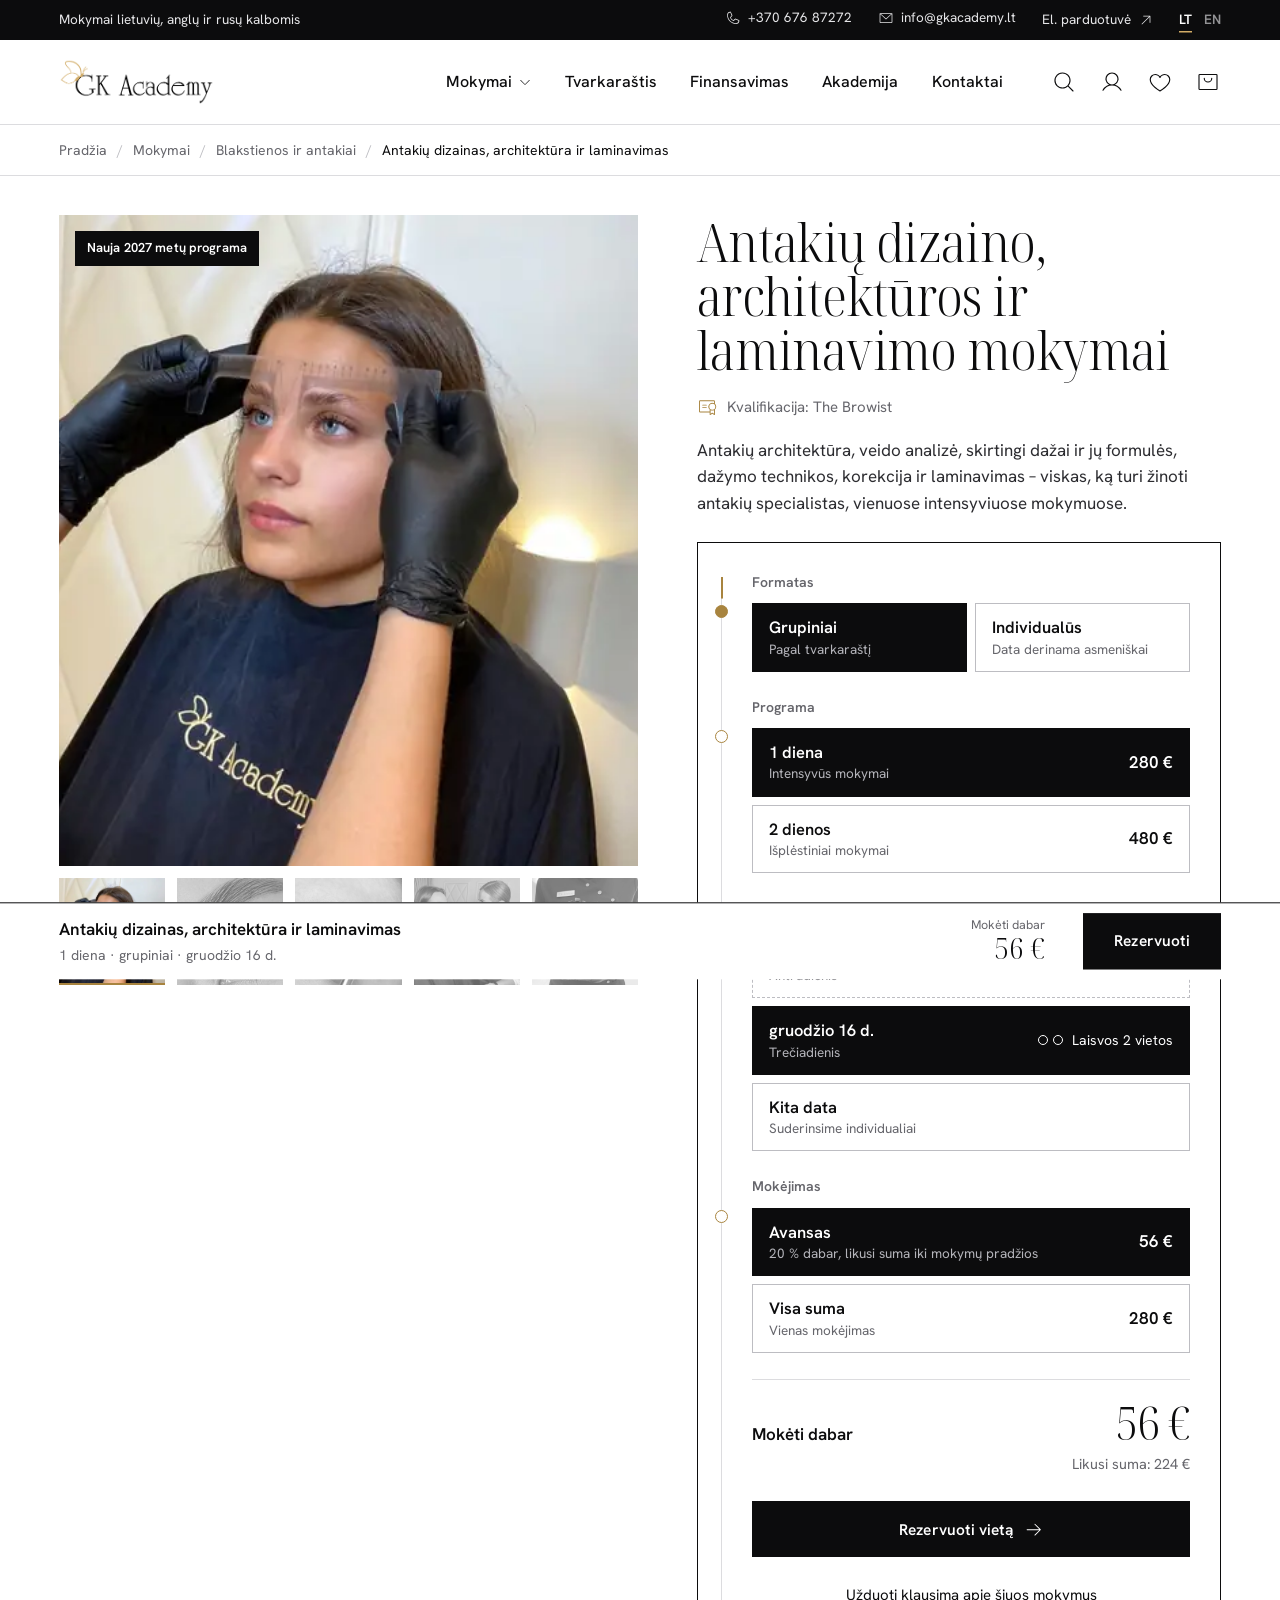
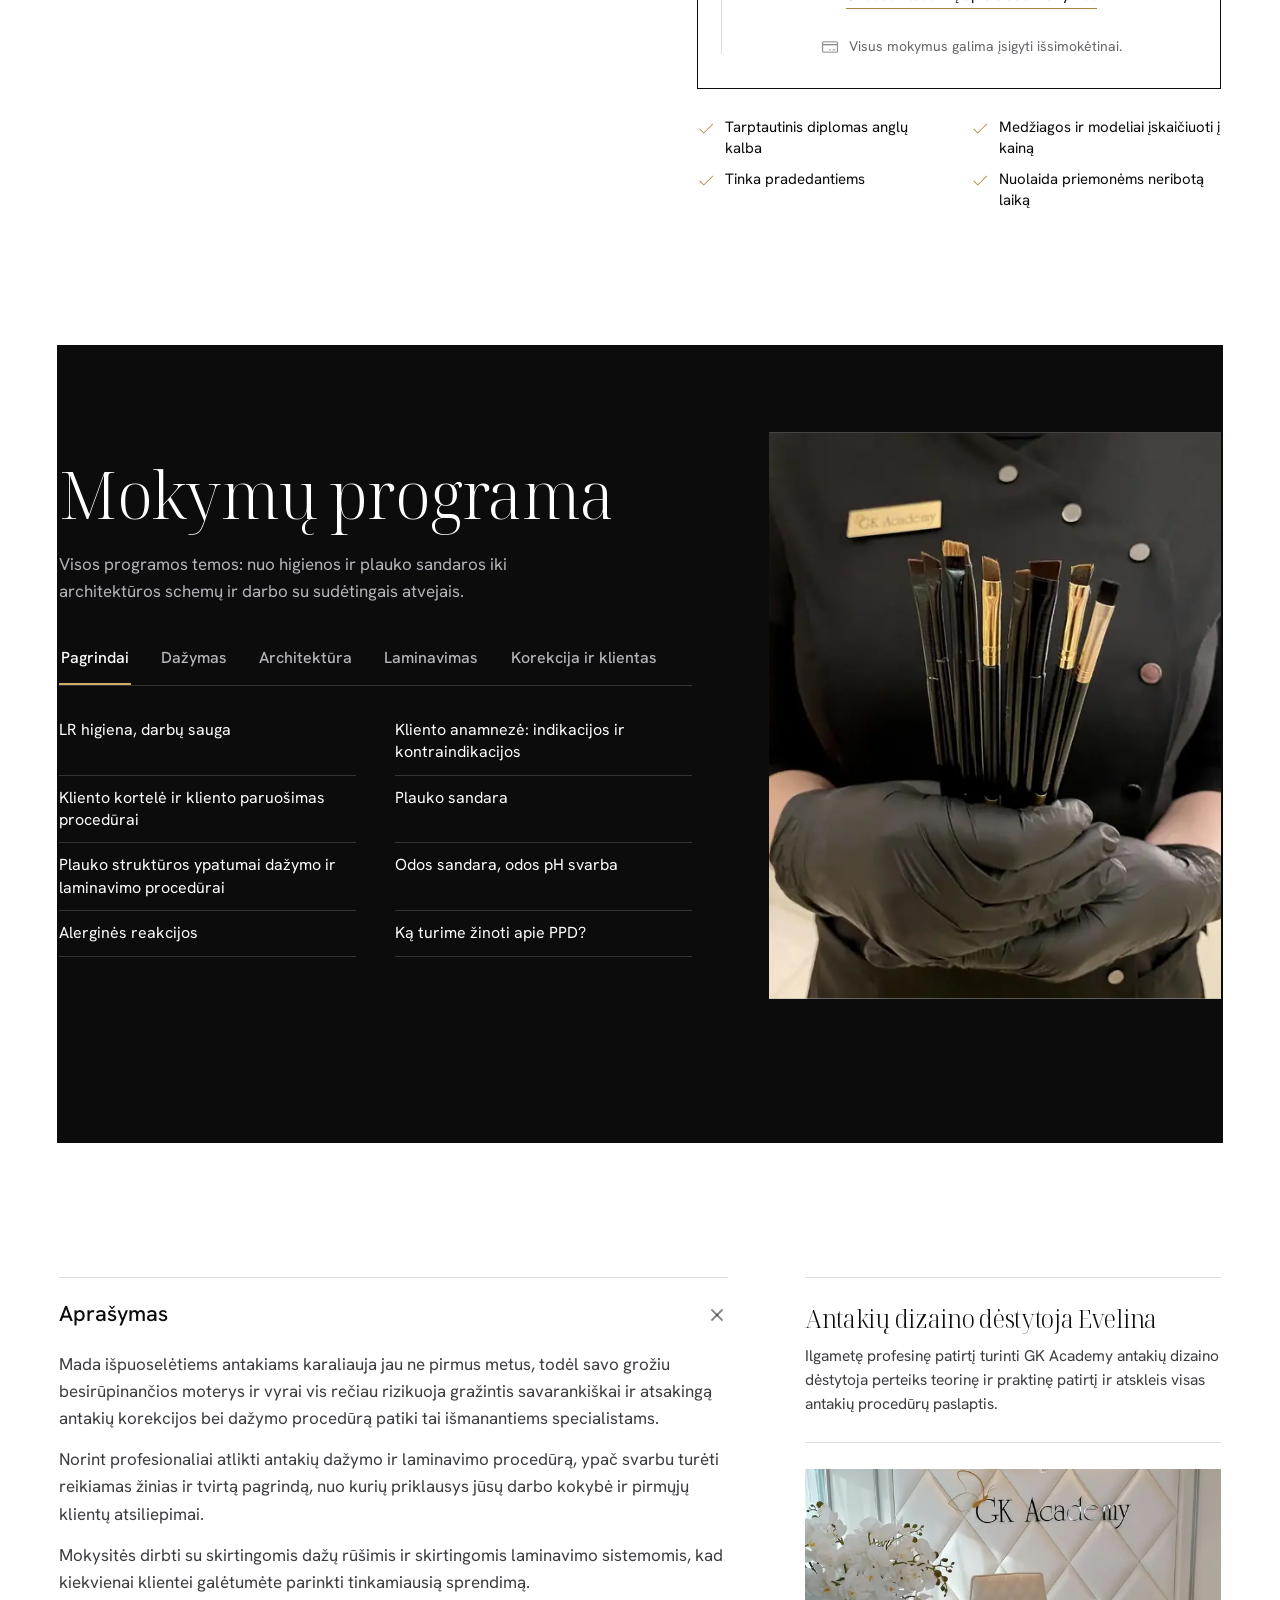
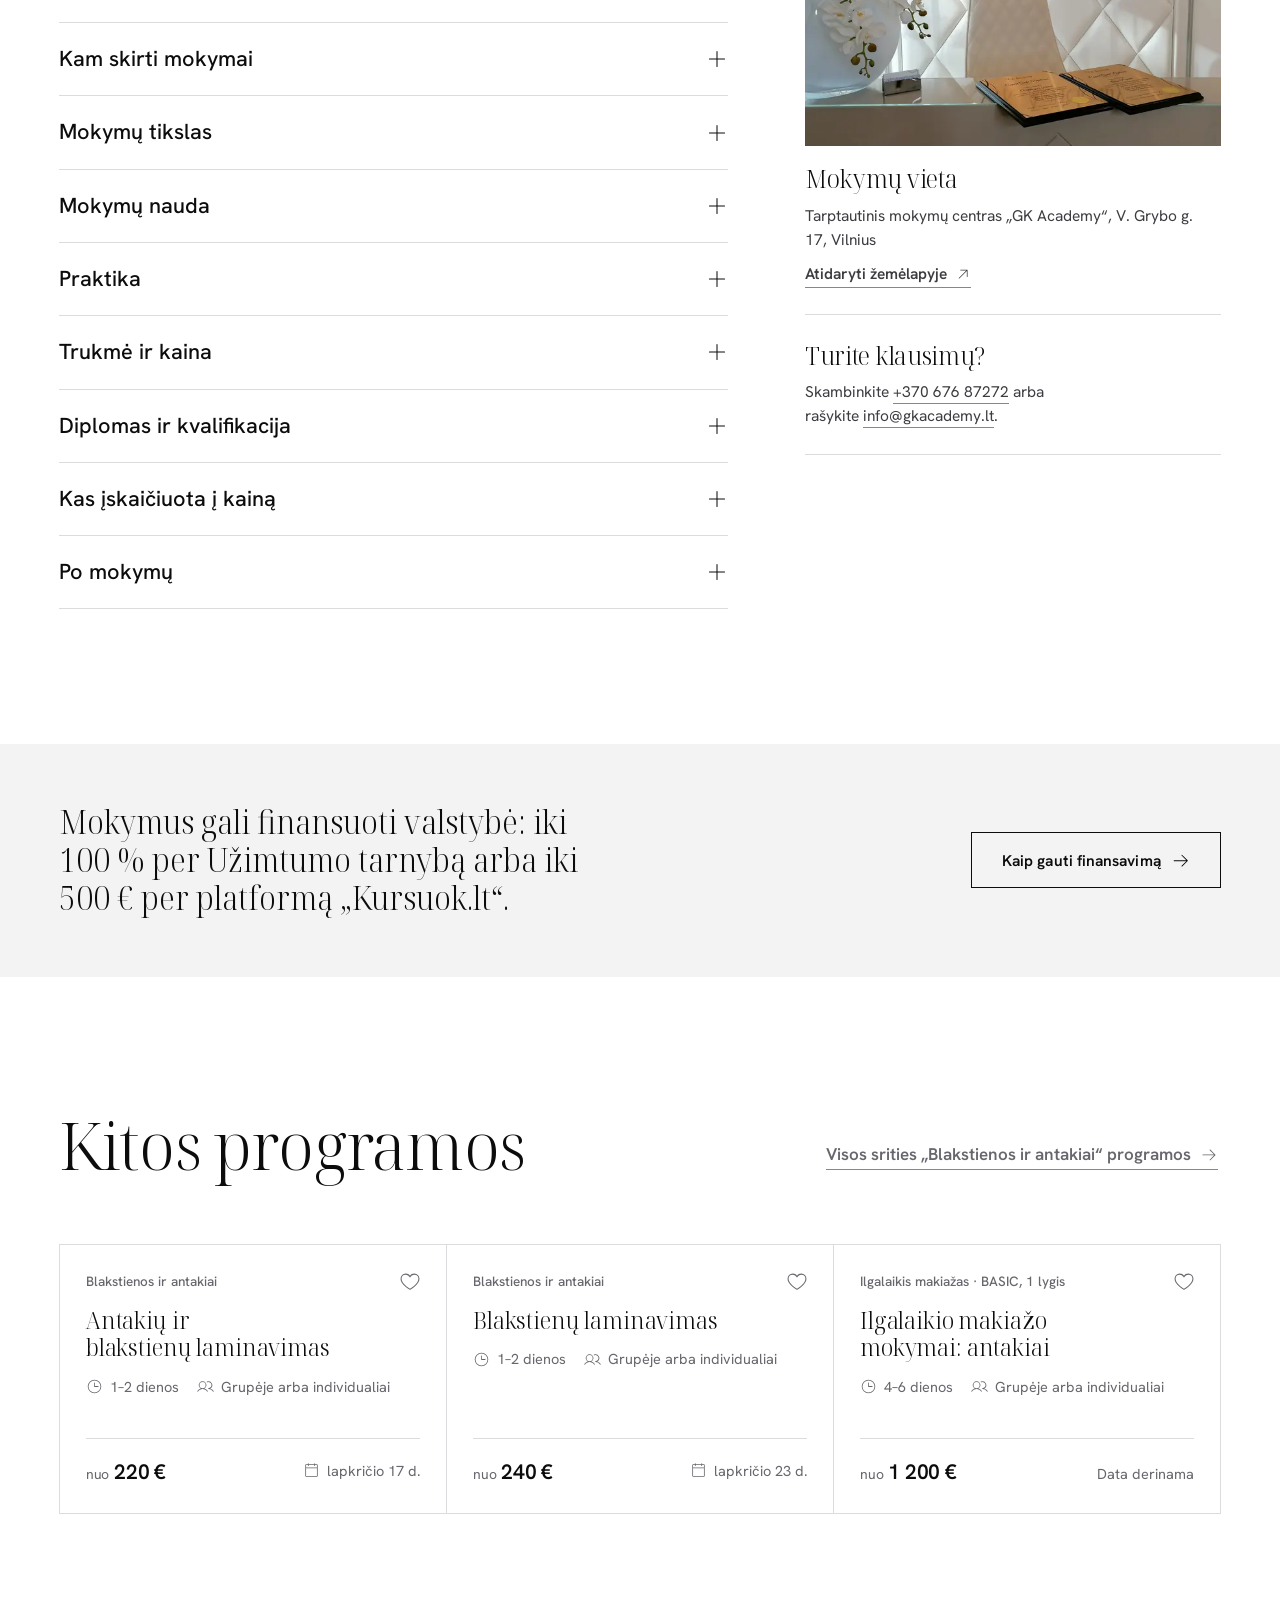
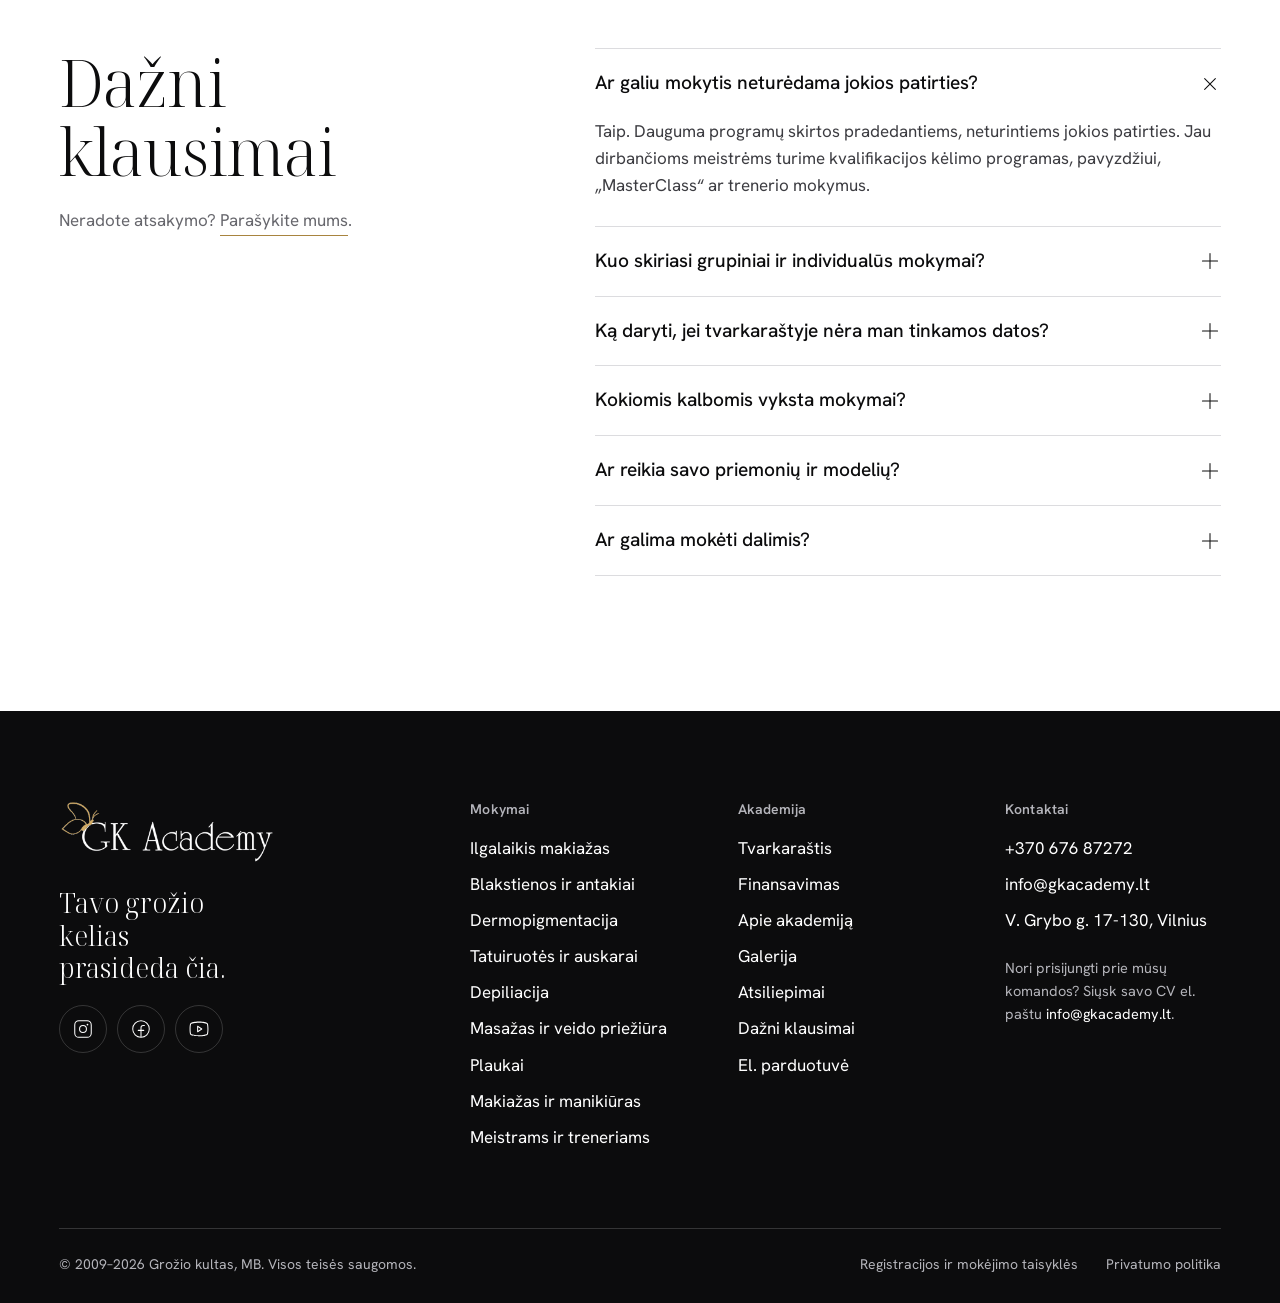
<file: mokymai-antakiu-dizainas.html>
<!doctype html>
<html lang="lt" class="no-js">
<head>
<meta charset="utf-8">
<meta name="viewport" content="width=device-width, initial-scale=1, viewport-fit=cover">
<title>Antakių dizaino, architektūros ir laminavimo mokymai | GK Academy</title>
<meta name="description" content="Antakių architektūra, veido analizė, skirtingi dažai ir jų formulės, dažymo technikos, korekcija ir laminavimas – viskas, ką turi žinoti antakių specialistas, vienuose intensyviuose mokymuose.">
<!-- Demo versija klientui: prieš tikrą paleidimą šią žymą išimti. -->
<meta name="robots" content="noindex, nofollow">
<meta name="theme-color" content="#0C0C0D">
<meta name="color-scheme" content="light">
<link rel="icon" href="assets/img/brand/favicon-32.png" sizes="32x32" type="image/png">
<link rel="apple-touch-icon" href="assets/img/brand/favicon-180.png">
<link rel="preload" href="assets/fonts/NotoSerifDisplay.woff2" as="font" type="font/woff2" crossorigin>
<link rel="preload" href="assets/fonts/HankenGrotesk.woff2" as="font" type="font/woff2" crossorigin>
<link rel="preload" as="image" href="assets/img/photos/dizainas-zymejimas.webp" imagesrcset="assets/img/photos/dizainas-zymejimas-sm.webp 640w, assets/img/photos/dizainas-zymejimas.webp 1200w" imagesizes="(min-width: 1000px) 46vw, 92vw"><link rel="stylesheet" href="assets/css/base.css">
<link rel="stylesheet" href="assets/css/course.css"><!-- „js“ klasė įjungia judesį; „is-static“ jį išjungia (?static=1, „mažiau judesio“ arba jei scenarijai neįsikrovė per 4 s). -->
<script>(function(d){var c=d.documentElement.classList;c.remove('no-js');c.add('js');if(/[?&]static=1/.test(location.search)||matchMedia('(prefers-reduced-motion: reduce)').matches)c.add('is-static');setTimeout(function(){if(!window.GKReady)c.add('is-static')},4000)})(document)</script>
<script type="application/ld+json">{
 "@context": "https://schema.org",
 "@type": "Course",
 "name": "Antakių dizaino, architektūros ir laminavimo mokymai",
 "description": "Antakių architektūra, veido analizė, skirtingi dažai ir jų formulės, dažymo technikos, korekcija ir laminavimas – viskas, ką turi žinoti antakių specialistas, vienuose intensyviuose mokymuose.",
 "inLanguage": [
  "lt",
  "en",
  "ru"
 ],
 "provider": {
  "@type": "EducationalOrganization",
  "name": "GK Academy",
  "address": "V. Grybo g. 17-130, Vilnius"
 },
 "offers": [
  {
   "@type": "Offer",
   "name": "1 diena, grupiniai",
   "price": 280,
   "priceCurrency": "EUR",
   "category": "Paid"
  },
  {
   "@type": "Offer",
   "name": "1 diena, individualūs",
   "price": 380,
   "priceCurrency": "EUR",
   "category": "Paid"
  },
  {
   "@type": "Offer",
   "name": "2 dienos, grupiniai",
   "price": 480,
   "priceCurrency": "EUR",
   "category": "Paid"
  },
  {
   "@type": "Offer",
   "name": "2 dienos, individualūs",
   "price": 600,
   "priceCurrency": "EUR",
   "category": "Paid"
  }
 ],
 "hasCourseInstance": [
  {
   "@type": "CourseInstance",
   "courseMode": "Onsite",
   "startDate": "2026-11-16",
   "endDate": "2026-11-16",
   "location": "Tarptautinis mokymų centras „GK Academy“, V. Grybo g. 17, Vilnius"
  },
  {
   "@type": "CourseInstance",
   "courseMode": "Onsite",
   "startDate": "2026-11-25",
   "endDate": "2026-11-25",
   "location": "Tarptautinis mokymų centras „GK Academy“, V. Grybo g. 17, Vilnius"
  },
  {
   "@type": "CourseInstance",
   "courseMode": "Onsite",
   "startDate": "2026-12-01",
   "endDate": "2026-12-01",
   "location": "Tarptautinis mokymų centras „GK Academy“, V. Grybo g. 17, Vilnius"
  },
  {
   "@type": "CourseInstance",
   "courseMode": "Onsite",
   "startDate": "2026-12-08",
   "endDate": "2026-12-08",
   "location": "Tarptautinis mokymų centras „GK Academy“, V. Grybo g. 17, Vilnius"
  },
  {
   "@type": "CourseInstance",
   "courseMode": "Onsite",
   "startDate": "2026-12-16",
   "endDate": "2026-12-16",
   "location": "Tarptautinis mokymų centras „GK Academy“, V. Grybo g. 17, Vilnius"
  }
 ],
 "educationalCredentialAwarded": "Antakių dizaino, architektūros ir laminavimo specialistas – The Browist."
}</script></head>
<body class="page-course">
<a class="skip" href="#turinys">Pereiti prie turinio</a>
<svg xmlns="http://www.w3.org/2000/svg" width="0" height="0" style="position:absolute" aria-hidden="true" focusable="false">
<symbol id="i-arrow-left" viewBox="0 0 256 256"><path d="M222,128a6,6,0,0,1-6,6H54.49l61.75,61.76a6,6,0,1,1-8.48,8.48l-72-72a6,6,0,0,1,0-8.48l72-72a6,6,0,0,1,8.48,8.48L54.49,122H216A6,6,0,0,1,222,128Z"/></symbol>
<symbol id="i-arrow-right" viewBox="0 0 256 256"><path d="M220.24,132.24l-72,72a6,6,0,0,1-8.48-8.48L201.51,134H40a6,6,0,0,1,0-12H201.51L139.76,60.24a6,6,0,0,1,8.48-8.48l72,72A6,6,0,0,1,220.24,132.24Z"/></symbol>
<symbol id="i-arrow-up-right" viewBox="0 0 256 256"><path d="M198,64V168a6,6,0,0,1-12,0V78.48L68.24,196.24a6,6,0,0,1-8.48-8.48L177.52,70H88a6,6,0,0,1,0-12H192A6,6,0,0,1,198,64Z"/></symbol>
<symbol id="i-bell-ringing" viewBox="0 0 256 256"><path d="M223.05,69.33A6,6,0,0,1,215,66.76,96,96,0,0,0,180.8,29.08a6,6,0,0,1,6.4-10.15,109.26,109.26,0,0,1,38.41,42.31A6,6,0,0,1,223.05,69.33ZM41,66.76A96,96,0,0,1,75.2,29.08a6,6,0,0,0-6.4-10.15A109.26,109.26,0,0,0,30.39,61.24,6,6,0,1,0,41,66.76Zm179,110.18A14,14,0,0,1,208,198h-42.5a38,38,0,0,1-75,0H48a14,14,0,0,1-12.06-21.06C45.13,161.09,50,138.63,50,112a78,78,0,0,1,156,0C206,139,210.74,160.86,220.08,176.94ZM153.29,198H102.71a26,26,0,0,0,50.58,0Zm56.42-15C199.29,165,194,141.15,194,112a66,66,0,0,0-132,0c0,29.16-5.29,53-15.71,71a2,2,0,0,0,0,2,1.9,1.9,0,0,0,1.7,1H208a1.9,1.9,0,0,0,1.7-1A2,2,0,0,0,209.71,183Z"/></symbol>
<symbol id="i-calendar-blank" viewBox="0 0 256 256"><path d="M208,34H182V24a6,6,0,0,0-12,0V34H86V24a6,6,0,0,0-12,0V34H48A14,14,0,0,0,34,48V208a14,14,0,0,0,14,14H208a14,14,0,0,0,14-14V48A14,14,0,0,0,208,34ZM48,46H74V56a6,6,0,0,0,12,0V46h84V56a6,6,0,0,0,12,0V46h26a2,2,0,0,1,2,2V82H46V48A2,2,0,0,1,48,46ZM208,210H48a2,2,0,0,1-2-2V94H210V208A2,2,0,0,1,208,210Z"/></symbol>
<symbol id="i-caret-down" viewBox="0 0 256 256"><path d="M212.24,100.24l-80,80a6,6,0,0,1-8.48,0l-80-80a6,6,0,0,1,8.48-8.48L128,167.51l75.76-75.75a6,6,0,0,1,8.48,8.48Z"/></symbol>
<symbol id="i-certificate" viewBox="0 0 256 256"><path d="M126,136a6,6,0,0,1-6,6H72a6,6,0,0,1,0-12h48A6,6,0,0,1,126,136Zm-6-38H72a6,6,0,0,0,0,12h48a6,6,0,0,0,0-12Zm110,62.62V224a6,6,0,0,1-9,5.21l-25-14.3-25,14.3a6,6,0,0,1-9-5.21V198H40a14,14,0,0,1-14-14V56A14,14,0,0,1,40,42H216a14,14,0,0,1,14,14V87.38a49.91,49.91,0,0,1,0,73.24ZM196,86a38,38,0,1,0,38,38A38,38,0,0,0,196,86ZM162,186V160.62a50,50,0,0,1,56-81.51V56a2,2,0,0,0-2-2H40a2,2,0,0,0-2,2V184a2,2,0,0,0,2,2Zm56-17.11a49.91,49.91,0,0,1-44,0v44.77l19-10.87a6,6,0,0,1,6,0l19,10.87Z"/></symbol>
<symbol id="i-check" viewBox="0 0 256 256"><path d="M228.24,76.24l-128,128a6,6,0,0,1-8.48,0l-56-56a6,6,0,0,1,8.48-8.48L96,191.51,219.76,67.76a6,6,0,0,1,8.48,8.48Z"/></symbol>
<symbol id="i-clock" viewBox="0 0 256 256"><path d="M128,26A102,102,0,1,0,230,128,102.12,102.12,0,0,0,128,26Zm0,192a90,90,0,1,1,90-90A90.1,90.1,0,0,1,128,218Zm62-90a6,6,0,0,1-6,6H128a6,6,0,0,1-6-6V72a6,6,0,0,1,12,0v50h50A6,6,0,0,1,190,128Z"/></symbol>
<symbol id="i-credit-card" viewBox="0 0 256 256"><path d="M224,50H32A14,14,0,0,0,18,64V192a14,14,0,0,0,14,14H224a14,14,0,0,0,14-14V64A14,14,0,0,0,224,50ZM32,62H224a2,2,0,0,1,2,2V90H30V64A2,2,0,0,1,32,62ZM224,194H32a2,2,0,0,1-2-2V102H226v90A2,2,0,0,1,224,194Zm-18-26a6,6,0,0,1-6,6H168a6,6,0,0,1,0-12h32A6,6,0,0,1,206,168Zm-64,0a6,6,0,0,1-6,6H120a6,6,0,0,1,0-12h16A6,6,0,0,1,142,168Z"/></symbol>
<symbol id="i-envelope-simple" viewBox="0 0 256 256"><path d="M224,50H32a6,6,0,0,0-6,6V192a14,14,0,0,0,14,14H216a14,14,0,0,0,14-14V56A6,6,0,0,0,224,50ZM208.58,62,128,135.86,47.42,62ZM216,194H40a2,2,0,0,1-2-2V69.64l86,78.78a6,6,0,0,0,8.1,0L218,69.64V192A2,2,0,0,1,216,194Z"/></symbol>
<symbol id="i-facebook-logo" viewBox="0 0 256 256"><path d="M128,26A102,102,0,1,0,230,128,102.12,102.12,0,0,0,128,26Zm6,191.8V150h26a6,6,0,0,0,0-12H134V112a18,18,0,0,1,18-18h16a6,6,0,0,0,0-12H152a30,30,0,0,0-30,30v26H96a6,6,0,0,0,0,12h26v67.8a90,90,0,1,1,12,0Z"/></symbol>
<symbol id="i-heart-fill" viewBox="0 0 256 256"><path d="M240,102c0,70-103.79,126.66-108.21,129a8,8,0,0,1-7.58,0C119.79,228.66,16,172,16,102A62.07,62.07,0,0,1,78,40c20.65,0,38.73,8.88,50,23.89C139.27,48.88,157.35,40,178,40A62.07,62.07,0,0,1,240,102Z"/></symbol>
<symbol id="i-heart" viewBox="0 0 256 256"><path d="M178,42c-21,0-39.26,9.47-50,25.34C117.26,51.47,99,42,78,42a60.07,60.07,0,0,0-60,60c0,29.2,18.2,59.59,54.1,90.31a334.68,334.68,0,0,0,53.06,37,6,6,0,0,0,5.68,0,334.68,334.68,0,0,0,53.06-37C219.8,161.59,238,131.2,238,102A60.07,60.07,0,0,0,178,42ZM128,217.11C111.59,207.64,30,157.72,30,102A48.05,48.05,0,0,1,78,54c20.28,0,37.31,10.83,44.45,28.27a6,6,0,0,0,11.1,0C140.69,64.83,157.72,54,178,54a48.05,48.05,0,0,1,48,48C226,157.72,144.41,207.64,128,217.11Z"/></symbol>
<symbol id="i-instagram-logo" viewBox="0 0 256 256"><path d="M128,82a46,46,0,1,0,46,46A46.06,46.06,0,0,0,128,82Zm0,80a34,34,0,1,1,34-34A34,34,0,0,1,128,162ZM176,26H80A54.06,54.06,0,0,0,26,80v96a54.06,54.06,0,0,0,54,54h96a54.06,54.06,0,0,0,54-54V80A54.06,54.06,0,0,0,176,26Zm42,150a42,42,0,0,1-42,42H80a42,42,0,0,1-42-42V80A42,42,0,0,1,80,38h96a42,42,0,0,1,42,42ZM190,76a10,10,0,1,1-10-10A10,10,0,0,1,190,76Z"/></symbol>
<symbol id="i-list" viewBox="0 0 256 256"><path d="M222,128a6,6,0,0,1-6,6H40a6,6,0,0,1,0-12H216A6,6,0,0,1,222,128ZM40,70H216a6,6,0,0,0,0-12H40a6,6,0,0,0,0,12ZM216,186H40a6,6,0,0,0,0,12H216a6,6,0,0,0,0-12Z"/></symbol>
<symbol id="i-magnifying-glass" viewBox="0 0 256 256"><path d="M228.24,219.76l-51.38-51.38a86.15,86.15,0,1,0-8.48,8.48l51.38,51.38a6,6,0,0,0,8.48-8.48ZM38,112a74,74,0,1,1,74,74A74.09,74.09,0,0,1,38,112Z"/></symbol>
<symbol id="i-map-pin" viewBox="0 0 256 256"><path d="M128,66a38,38,0,1,0,38,38A38,38,0,0,0,128,66Zm0,64a26,26,0,1,1,26-26A26,26,0,0,1,128,130Zm0-112a86.1,86.1,0,0,0-86,86c0,30.91,14.34,63.74,41.47,94.94a252.32,252.32,0,0,0,41.09,38,6,6,0,0,0,6.88,0,252.32,252.32,0,0,0,41.09-38c27.13-31.2,41.47-64,41.47-94.94A86.1,86.1,0,0,0,128,18Zm0,206.51C113,212.93,54,163.62,54,104a74,74,0,0,1,148,0C202,163.62,143,212.93,128,224.51Z"/></symbol>
<symbol id="i-phone" viewBox="0 0 256 256"><path d="M221.59,160.3l-47.24-21.17a14,14,0,0,0-13.28,1.22,4.81,4.81,0,0,0-.56.42l-24.69,21a1.88,1.88,0,0,1-1.68.06c-15.87-7.66-32.31-24-40-39.65a1.91,1.91,0,0,1,0-1.68l21.07-25a6.13,6.13,0,0,0,.42-.58,14,14,0,0,0,1.12-13.27L95.73,34.49a14,14,0,0,0-14.56-8.38A54.24,54.24,0,0,0,34,80c0,78.3,63.7,142,142,142a54.25,54.25,0,0,0,53.89-47.17A14,14,0,0,0,221.59,160.3ZM176,210C104.32,210,46,151.68,46,80A42.23,42.23,0,0,1,82.67,38h.23a2,2,0,0,1,1.84,1.31l21.1,47.11a2,2,0,0,1,0,1.67L84.73,113.15a4.73,4.73,0,0,0-.43.57,14,14,0,0,0-.91,13.73c8.87,18.16,27.17,36.32,45.53,45.19a14,14,0,0,0,13.77-1c.19-.13.38-.27.56-.42l24.68-21a1.92,1.92,0,0,1,1.6-.1l47.25,21.17a2,2,0,0,1,1.21,2A42.24,42.24,0,0,1,176,210Z"/></symbol>
<symbol id="i-play-fill" viewBox="0 0 256 256"><path d="M240,128a15.74,15.74,0,0,1-7.6,13.51L88.32,229.65a16,16,0,0,1-16.2.3A15.86,15.86,0,0,1,64,216.13V39.87a15.86,15.86,0,0,1,8.12-13.82,16,16,0,0,1,16.2.3L232.4,114.49A15.74,15.74,0,0,1,240,128Z"/></symbol>
<symbol id="i-plus" viewBox="0 0 256 256"><path d="M222,128a6,6,0,0,1-6,6H134v82a6,6,0,0,1-12,0V134H40a6,6,0,0,1,0-12h82V40a6,6,0,0,1,12,0v82h82A6,6,0,0,1,222,128Z"/></symbol>
<symbol id="i-shopping-bag" viewBox="0 0 256 256"><path d="M216,42H40A14,14,0,0,0,26,56V200a14,14,0,0,0,14,14H216a14,14,0,0,0,14-14V56A14,14,0,0,0,216,42Zm2,158a2,2,0,0,1-2,2H40a2,2,0,0,1-2-2V56a2,2,0,0,1,2-2H216a2,2,0,0,1,2,2ZM174,88a46,46,0,0,1-92,0,6,6,0,0,1,12,0,34,34,0,0,0,68,0,6,6,0,0,1,12,0Z"/></symbol>
<symbol id="i-trash" viewBox="0 0 256 256"><path d="M216,50H174V40a22,22,0,0,0-22-22H104A22,22,0,0,0,82,40V50H40a6,6,0,0,0,0,12H50V208a14,14,0,0,0,14,14H192a14,14,0,0,0,14-14V62h10a6,6,0,0,0,0-12ZM94,40a10,10,0,0,1,10-10h48a10,10,0,0,1,10,10V50H94ZM194,208a2,2,0,0,1-2,2H64a2,2,0,0,1-2-2V62H194ZM110,104v64a6,6,0,0,1-12,0V104a6,6,0,0,1,12,0Zm48,0v64a6,6,0,0,1-12,0V104a6,6,0,0,1,12,0Z"/></symbol>
<symbol id="i-user" viewBox="0 0 256 256"><path d="M229.19,213c-15.81-27.32-40.63-46.49-69.47-54.62a70,70,0,1,0-63.44,0C67.44,166.5,42.62,185.67,26.81,213a6,6,0,1,0,10.38,6C56.4,185.81,90.34,166,128,166s71.6,19.81,90.81,53a6,6,0,1,0,10.38-6ZM70,96a58,58,0,1,1,58,58A58.07,58.07,0,0,1,70,96Z"/></symbol>
<symbol id="i-users" viewBox="0 0 256 256"><path d="M112.6,158.43a58,58,0,1,0-57.2,0A93.83,93.83,0,0,0,5.21,196.72a6,6,0,0,0,10.05,6.56,82,82,0,0,1,137.48,0,6,6,0,0,0,10-6.56A93.83,93.83,0,0,0,112.6,158.43ZM38,108a46,46,0,1,1,46,46A46.06,46.06,0,0,1,38,108Zm211,97a6,6,0,0,1-8.3-1.74A81.8,81.8,0,0,0,172,166a6,6,0,0,1,0-12,46,46,0,1,0-17.08-88.73,6,6,0,1,1-4.46-11.14,58,58,0,0,1,50.14,104.3,93.83,93.83,0,0,1,50.19,38.29A6,6,0,0,1,249,205Z"/></symbol>
<symbol id="i-x" viewBox="0 0 256 256"><path d="M204.24,195.76a6,6,0,1,1-8.48,8.48L128,136.49,60.24,204.24a6,6,0,0,1-8.48-8.48L119.51,128,51.76,60.24a6,6,0,0,1,8.48-8.48L128,119.51l67.76-67.75a6,6,0,0,1,8.48,8.48L136.49,128Z"/></symbol>
<symbol id="i-youtube-logo" viewBox="0 0 256 256"><path d="M163.33,123l-48-32A6,6,0,0,0,106,96v64a6,6,0,0,0,9.33,5l48-32a6,6,0,0,0,0-10ZM118,148.79V107.21L149.18,128ZM232.4,70a22,22,0,0,0-13.28-15C185,41.79,130.27,42,128,42s-57-.21-91.16,13A22,22,0,0,0,23.6,70C21.05,79.89,18,98,18,128s3.05,48.11,5.6,58a22,22,0,0,0,13.28,15C71,214.21,125.72,214,128,214h.71c6.91,0,58-.44,90.45-13a22,22,0,0,0,13.28-15c2.55-9.87,5.6-27.93,5.6-58S235,79.89,232.4,70ZM220.78,183a10,10,0,0,1-6,6.86C182.78,202.19,128.58,202,128,202s-54.71.2-86.75-12.17a10,10,0,0,1-6-6.86C32.84,173.78,30,156.78,30,128s2.84-45.78,5.22-55a10,10,0,0,1,6-6.86C72.06,54.26,123.53,54,127.76,54H128c.54,0,54.71-.2,86.75,12.17a10,10,0,0,1,6,6.86c2.38,9.19,5.22,26.19,5.22,55S223.16,173.78,220.78,183Z"/></symbol>
</svg>
<!-- XStore: Header Builder (Elementor), viršutinis konteineris: Text Editor + XStore „Icon List“ + kalbų perjungiklis (WPML / Polylang valdiklis). -->
<div class="topbar">
  <div class="wrap topbar__in">
    <p class="topbar__note">Mokymai lietuvių, anglų ir rusų kalbomis</p>
    <ul class="topbar__links">
      <li><a href="tel:+37067687272"><svg class="ico " aria-hidden="true" focusable="false"><use href="#i-phone"/></svg>+370 676 87272</a></li>
      <li class="topbar__mail"><a href="mailto:info@gkacademy.lt"><svg class="ico " aria-hidden="true" focusable="false"><use href="#i-envelope-simple"/></svg>info@gkacademy.lt</a></li>
      <li class="topbar__shop"><a href="http://www.groziokultas.lt/lt" target="_blank" rel="noopener">El. parduotuvė<svg class="ico " aria-hidden="true" focusable="false"><use href="#i-arrow-up-right"/></svg></a></li>
      <li class="lang" aria-label="Kalba"><span aria-current="true">LT</span><a href="#" lang="en" hreflang="en" data-demo="Anglišką versiją parengsime patvirtinus projektą.">EN</a></li>
    </ul>
  </div>
</div>

<!-- XStore: Header Builder (Elementor): „Site Logo“, „Nav Menu“, „Mega Menu“ (theme-etheme_mega_menu), „Popup Search“ arba „Header Ajax Search“, „My Account“, „Wishlist“, „Shopping Cart“ (off-canvas), „Mobile Menu“; konteinerio sticky tipas „smart“. -->
<header class="header" data-header>
  <div class="wrap header__in">
    <a class="logo" href="index.html" aria-label="GK Academy: pradžios puslapis"><img src="assets/img/brand/logo-ink.png" width="354" height="105" alt="GK Academy"></a>

    <nav class="nav" aria-label="Pagrindinis meniu">
      <ul>
        <li><button class="nav__btn" type="button" aria-expanded="false" aria-controls="mega" data-mega-toggle>Mokymai<svg class="ico " aria-hidden="true" focusable="false"><use href="#i-caret-down"/></svg></button></li>
        <li><a href="index.html#tvarkarastis">Tvarkaraštis</a></li>
        <li><a href="index.html#finansavimas">Finansavimas</a></li>
        <li><a href="index.html#akademija">Akademija</a></li>
        <li><a href="index.html#kontaktai">Kontaktai</a></li>
      </ul>
    </nav>

    <div class="tools">
      <button class="tools__b" type="button" data-open="search" aria-label="Ieškoti mokymų"><svg class="ico " aria-hidden="true" focusable="false"><use href="#i-magnifying-glass"/></svg></button>
      <a class="tools__b tools__b--acc" href="#" data-demo="Mokinio paskyra (registracijos, mokėjimai, dokumentai) bus sukurta kitame etape." aria-label="Paskyra"><svg class="ico " aria-hidden="true" focusable="false"><use href="#i-user"/></svg></a>
      <a class="tools__b" href="index.html#katalogas" data-wish-open aria-label="Įsimintos programos"><svg class="ico " aria-hidden="true" focusable="false"><use href="#i-heart"/></svg><span class="tools__n" data-wish-count hidden>0</span></a>
      <button class="tools__b" type="button" data-open="cart" aria-label="Rezervacijos"><svg class="ico " aria-hidden="true" focusable="false"><use href="#i-shopping-bag"/></svg><span class="tools__n" data-cart-count hidden>0</span></button>
      <button class="tools__b tools__b--menu" type="button" data-open="menu" aria-label="Meniu"><svg class="ico " aria-hidden="true" focusable="false"><use href="#i-list"/></svg></button>
    </div>
  </div>

  <!-- XStore: „Mega Menu“ turinys – „Static Block“ (etheme_static_block) su „Menu List“ (et_menu_list) valdikliais kiekvienai sričiai. -->
  <div class="mega" id="mega" hidden>
    <div class="wrap mega__in">
      <div class="mega__cols">
        <div class="mega__g">
          <a class="mega__cat" href="index.html#katalogas" data-cat-link="pmu">Ilgalaikis makiažas</a>
          <ul>
            <li><a href="mokymai-ilgalaikis-makiazas.html">Ilgalaikis makiažas: antakiai, lūpos, akys</a></li>
            <li><a href="#" data-demo="Šios programos puslapis bus sukurtas patvirtinus projektą.">Ilgalaikis makiažas: antakiai</a></li>
            <li><a href="#" data-demo="Šios programos puslapis bus sukurtas patvirtinus projektą.">Ilgalaikis makiažas: akys ir lūpos</a></li>
            <li><a href="#" data-demo="Šios programos puslapis bus sukurtas patvirtinus projektą.">Plaukelinė technika „Hair by Hair“</a></li>
            <li><a href="#" data-demo="Šios programos puslapis bus sukurtas patvirtinus projektą.">Ilgalaikio makiažo „MasterClass“</a></li>
            <li><a href="#" data-demo="Šios programos puslapis bus sukurtas patvirtinus projektą.">Šalinimas lazeriu</a></li>
            <li><a href="#" data-demo="Šios programos puslapis bus sukurtas patvirtinus projektą.">Šalinimas removeriais</a></li>
            <li><a href="#" data-demo="Šios programos puslapis bus sukurtas patvirtinus projektą.">Ilgalaikio makiažo trenerio mokymai</a></li>
          </ul>
        </div>
        <div class="mega__g">
          <a class="mega__cat" href="index.html#katalogas" data-cat-link="blakstienos">Blakstienos ir antakiai</a>
          <ul>
            <li><a href="#" data-demo="Šios programos puslapis bus sukurtas patvirtinus projektą.">Blakstienų priauginimas</a></li>
            <li><a href="#" data-demo="Šios programos puslapis bus sukurtas patvirtinus projektą.">„New Trend“ blakstienų stilizavimas</a></li>
            <li><a href="#" data-demo="Šios programos puslapis bus sukurtas patvirtinus projektą.">Blakstienų laminavimas</a></li>
            <li><a href="#" data-demo="Šios programos puslapis bus sukurtas patvirtinus projektą.">Antakių ir blakstienų laminavimas</a></li>
            <li><a href="mokymai-antakiu-dizainas.html">Antakių dizainas, architektūra ir laminavimas</a></li>
          </ul>
        </div>
        <div class="mega__g">
          <a class="mega__cat" href="index.html#katalogas" data-cat-link="dermo">Dermopigmentacija</a>
          <ul>
            <li><a href="#" data-demo="Šios programos puslapis bus sukurtas patvirtinus projektą.">Aureolės mikropigmentacija</a></li>
            <li><a href="#" data-demo="Šios programos puslapis bus sukurtas patvirtinus projektą.">Randų ir vitiligo dermopigmentacija</a></li>
            <li><a href="#" data-demo="Šios programos puslapis bus sukurtas patvirtinus projektą.">Skalpo dermopigmentacija</a></li>
          </ul>
        </div>
        <div class="mega__g">
          <a class="mega__cat" href="index.html#katalogas" data-cat-link="tattoo">Tatuiruotės ir auskarai</a>
          <ul>
            <li><a href="#" data-demo="Šios programos puslapis bus sukurtas patvirtinus projektą.">„Small tattoo“</a></li>
            <li><a href="#" data-demo="Šios programos puslapis bus sukurtas patvirtinus projektą.">Auskarų vėrimas</a></li>
            <li><a href="#" data-demo="Šios programos puslapis bus sukurtas patvirtinus projektą.">Kūno auskarų vėrimas</a></li>
          </ul>
        </div>
        <div class="mega__g">
          <a class="mega__cat" href="index.html#katalogas" data-cat-link="depiliacija">Depiliacija</a>
          <ul>
            <li><a href="#" data-demo="Šios programos puslapis bus sukurtas patvirtinus projektą.">Kūno ir veido depiliacija</a></li>
            <li><a href="#" data-demo="Šios programos puslapis bus sukurtas patvirtinus projektą.">Vyrų depiliacija</a></li>
          </ul>
        </div>
        <div class="mega__g">
          <a class="mega__cat" href="index.html#katalogas" data-cat-link="masazas">Masažas ir veido priežiūra</a>
          <ul>
            <li><a href="#" data-demo="Šios programos puslapis bus sukurtas patvirtinus projektą.">Klasikinis ir liftinguojantis veido masažas</a></li>
            <li><a href="#" data-demo="Šios programos puslapis bus sukurtas patvirtinus projektą.">„Kobido“ veido masažas</a></li>
            <li><a href="#" data-demo="Šios programos puslapis bus sukurtas patvirtinus projektą.">Limfodrenažinis veido masažas</a></li>
            <li><a href="#" data-demo="Šios programos puslapis bus sukurtas patvirtinus projektą.">Aparatinės procedūros „Renew Skin“</a></li>
            <li><a href="#" data-demo="Šios programos puslapis bus sukurtas patvirtinus projektą.">Savimasažas</a></li>
          </ul>
        </div>
        <div class="mega__g">
          <a class="mega__cat" href="index.html#katalogas" data-cat-link="plaukai">Plaukai</a>
          <ul>
            <li><a href="#" data-demo="Šios programos puslapis bus sukurtas patvirtinus projektą.">Plaukų priauginimas</a></li>
            <li><a href="#" data-demo="Šios programos puslapis bus sukurtas patvirtinus projektą.">Kasyčių pynimas „Drakoniukai“</a></li>
            <li><a href="#" data-demo="Šios programos puslapis bus sukurtas patvirtinus projektą.">Kasytės iš sintetinio pluošto</a></li>
            <li><a href="#" data-demo="Šios programos puslapis bus sukurtas patvirtinus projektą.">3D afro garbanos</a></li>
            <li><a href="#" data-demo="Šios programos puslapis bus sukurtas patvirtinus projektą.">Proginės šukuosenos</a></li>
          </ul>
        </div>
        <div class="mega__g">
          <a class="mega__cat" href="index.html#katalogas" data-cat-link="makiazas">Makiažas ir manikiūras</a>
          <ul>
            <li><a href="#" data-demo="Šios programos puslapis bus sukurtas patvirtinus projektą.">„Pro Makeup“ profesionalus makiažas</a></li>
            <li><a href="mokymai-makiazas-sau.html">Makiažas sau</a></li>
            <li><a href="#" data-demo="Šios programos puslapis bus sukurtas patvirtinus projektą.">Paauglių makiažas ir veido priežiūra</a></li>
            <li><a href="#" data-demo="Šios programos puslapis bus sukurtas patvirtinus projektą.">Bazinis manikiūras</a></li>
          </ul>
        </div>
        <div class="mega__g">
          <a class="mega__cat" href="index.html#katalogas" data-cat-link="meistrams">Meistrams ir treneriams</a>
          <ul>
            <li><a href="#" data-demo="Šios programos puslapis bus sukurtas patvirtinus projektą.">Fotografavimas telefonu</a></li>
            <li><a href="#" data-demo="Šios programos puslapis bus sukurtas patvirtinus projektą.">Trenerio mokymai</a></li>
          </ul>
        </div>
      </div>
      <a class="mega__all" href="index.html#katalogas" data-cat-link="">Visi mokymai (37)<svg class="ico " aria-hidden="true" focusable="false"><use href="#i-arrow-right"/></svg></a>
    </div>
  </div>
</header><main id="turinys">

<!-- XStore: Single Product Builder, „Breadcrumb“ (woocommerce-etheme_breadcrumb). -->
<nav class="crumbs" aria-label="Kelias">
  <ol class="wrap">
    <li><a href="index.html">Pradžia</a></li>
    <li><a href="index.html#katalogas" data-cat-link="">Mokymai</a></li>
    <li><a href="index.html#katalogas" data-cat-link="blakstienos">Blakstienos ir antakiai</a></li>
    <li aria-current="page">Antakių dizainas, architektūra ir laminavimas</li>
  </ol>
</nav>

<section class="pdp" data-course-id="antakiu-dizainas">
  <div class="wrap pdp__grid">

    <!-- XStore: „Product Images“ (woocommerce-product-etheme_product_images): miniatiūros apačioje, lightbox; lipnus stulpelis – XStore „Sticky Column“ (Elementor stulpelio nustatymas).
         Papildomai (child theme): nespalvota nuotrauka, kuri nusispalvina pasirodžiusi ekrane. -->
    <div class="pdp__gallery" data-gallery>
      <div class="pdp__stage">
        <figure class="pdp__slide is-on" data-slide="0">
          <span class="ph " data-pigment="view"><img src="assets/img/photos/dizainas-zymejimas.webp" srcset="assets/img/photos/dizainas-zymejimas-sm.webp 640w, assets/img/photos/dizainas-zymejimas.webp 1200w" sizes="(min-width: 1000px) 46vw, 92vw" width="1200" height="900" alt="Mokinei žymima antakių forma" fetchpriority="high"></span>

        </figure>
        <figure class="pdp__slide" data-slide="1">
          <span class="ph " data-pigment="view"><img src="assets/img/photos/dizainas-rezultatas.webp" srcset="assets/img/photos/dizainas-rezultatas-sm.webp 640w, assets/img/photos/dizainas-rezultatas.webp 1023w" sizes="(min-width: 1000px) 46vw, 92vw" width="1023" height="855" alt="Laminuoti ir nudažyti antakiai po procedūros" loading="lazy" decoding="async"></span>

        </figure>
        <figure class="pdp__slide" data-slide="2">
          <span class="ph " data-pigment="view"><img src="assets/img/photos/dizainas-dazymas.webp" srcset="assets/img/photos/dizainas-dazymas-sm.webp 640w, assets/img/photos/dizainas-dazymas.webp 997w" sizes="(min-width: 1000px) 46vw, 92vw" width="997" height="842" alt="Antakių dažymas šepetėliu" loading="lazy" decoding="async"></span>

        </figure>
        <figure class="pdp__slide" data-slide="3">
          <span class="ph " data-pigment="view"><img src="assets/img/photos/dizainas-mokymas.webp" srcset="assets/img/photos/dizainas-mokymas-sm.webp 640w, assets/img/photos/dizainas-mokymas.webp 1200w" sizes="(min-width: 1000px) 46vw, 92vw" width="1200" height="1700" alt="Dėstytoja ir mokinė antakių dizaino praktikoje" loading="lazy" decoding="async"></span>

        </figure>
        <figure class="pdp__slide" data-slide="4">
          <span class="ph " data-pigment="view"><img src="assets/img/photos/dizainas-sepeteliai.webp" srcset="assets/img/photos/dizainas-sepeteliai-sm.webp 640w, assets/img/photos/dizainas-sepeteliai.webp 1200w" sizes="(min-width: 1000px) 46vw, 92vw" width="1200" height="1225" alt="Antakių dažymo šepetėliai" loading="lazy" decoding="async"></span>

        </figure>
<p class="badge">Nauja 2027 metų programa</p>      </div>
      <ul class="pdp__thumbs">
        <li><button type="button" data-thumb="0" aria-label="Rodyti 1 nuotrauką" aria-current="true"><img src="assets/img/photos/dizainas-zymejimas-sm.webp" alt="" width="640" height="480" loading="lazy" decoding="async"></button></li>
        <li><button type="button" data-thumb="1" aria-label="Rodyti 2 nuotrauką"><img src="assets/img/photos/dizainas-rezultatas-sm.webp" alt="" width="640" height="535" loading="lazy" decoding="async"></button></li>
        <li><button type="button" data-thumb="2" aria-label="Rodyti 3 nuotrauką"><img src="assets/img/photos/dizainas-dazymas-sm.webp" alt="" width="640" height="541" loading="lazy" decoding="async"></button></li>
        <li><button type="button" data-thumb="3" aria-label="Rodyti 4 nuotrauką"><img src="assets/img/photos/dizainas-mokymas-sm.webp" alt="" width="640" height="907" loading="lazy" decoding="async"></button></li>
        <li><button type="button" data-thumb="4" aria-label="Rodyti 5 nuotrauką"><img src="assets/img/photos/dizainas-sepeteliai-sm.webp" alt="" width="640" height="653" loading="lazy" decoding="async"></button></li>
      </ul>
    </div>

    <div class="pdp__sum" id="registracija">
      <!-- XStore: „Title“, „Short Description“; kvalifikacijos eilutė – papildomas prekės laukas (ACF) arba pirma trumpo aprašymo eilutė. -->
      <h1 class="pdp__title">Antakių dizaino, architektūros ir laminavimo mokymai</h1>
<p class="pdp__qual"><svg class="ico " aria-hidden="true" focusable="false"><use href="#i-certificate"/></svg>Kvalifikacija: The Browist</p>      <p class="pdp__lead">Antakių architektūra, veido analizė, skirtingi dažai ir jų formulės, dažymo technikos, korekcija ir laminavimas – viskas, ką turi žinoti antakių specialistas, vienuose intensyviuose mokymuose.</p>

      <!-- XStore: „Add to Cart“ (woocommerce-product-etheme_add_to_cart) + XStore „Variation swatches“ (tipas „label“).
           Formatas, programa ir data yra prekės atributai (variantai); laisvos vietos = varianto likutis, rodomas „Advanced Stock Status“ (woocommerce-product-etheme_advanced_stock_status);
           kai vietų nebėra – „Waitlist“ (woocommerce-product-etheme_waitlist). Avansas arba visa suma = avanso įskiepio pasirinkimas prieš mygtuką.
           „Kita data“ ir „Užduoti klausimą“ = „Request A Quote“ (woocommerce-product-etheme_request_a_quote): užklausos forma su programos pavadinimu.
           Demo skaičiuoklė, žingsnių linija ir vietų skaičiai – maketas. -->
      <form class="book" data-book novalidate>
        <span class="book__line" aria-hidden="true"><i data-book-progress></i></span>

        <fieldset class="book__step" data-step="fmt">
          <legend>Formatas</legend>
          <div class="opts opts--2">
            <label class="opt"><input type="radio" name="fmt" value="g" checked><span class="opt__box"><b>Grupiniai</b><small>Pagal tvarkaraštį</small></span></label>
            <label class="opt"><input type="radio" name="fmt" value="i"><span class="opt__box"><b>Individualūs</b><small>Data derinama asmeniškai</small></span></label>
          </div>
        </fieldset>

        <fieldset class="book__step" data-step="opt">
          <legend>Programa</legend>
          <div class="opts">
            <label class="opt opt--row"><input type="radio" name="opt" value="1d" checked><span class="opt__box"><b>1 diena</b><small>Intensyvūs mokymai</small><span class="opt__price" data-opt-price="1d">280 €</span></span></label>
            <label class="opt opt--row"><input type="radio" name="opt" value="2d"><span class="opt__box"><b>2 dienos</b><small>Išplėstiniai mokymai</small><span class="opt__price" data-opt-price="2d">480 €</span></span></label>
          </div>
        </fieldset>

        <fieldset class="book__step" data-step="date">
          <legend>Data</legend>
          <div class="opts" data-dates-group>
            <label class="opt opt--row"><input type="radio" name="date" value="2026-11-16" data-end="2026-11-16" checked><span class="opt__box"><b><span data-date-prefix></span>lapkričio 16 d.</b><small>Pirmadienis</small><span class="opt__seats"><span class="seats" role="img" aria-label="Laisvų vietų: 2 iš 2"><i></i><i></i></span>
Laisvos 2 vietos</span></span></label>
            <label class="opt opt--row"><input type="radio" name="date" value="2026-11-25" data-end="2026-11-25"><span class="opt__box"><b><span data-date-prefix></span>lapkričio 25 d.</b><small>Trečiadienis</small><span class="opt__seats"><span class="seats" role="img" aria-label="Laisvų vietų: 2 iš 2"><i></i><i></i></span>
Laisvos 2 vietos</span></span></label>
            <label class="opt opt--row"><input type="radio" name="date" value="2026-12-01" data-end="2026-12-01"><span class="opt__box"><b><span data-date-prefix></span>gruodžio 1 d.</b><small>Antradienis</small><span class="opt__seats"><span class="seats" role="img" aria-label="Laisvų vietų: 1 iš 2"><i class="is-taken"></i><i></i></span>
Liko 1 vieta</span></span></label>
            <label class="opt opt--row is-off"><input type="radio" name="date" value="2026-12-08" data-end="2026-12-08" disabled><span class="opt__box"><b><span data-date-prefix></span>gruodžio 8 d.</b><small>Antradienis</small><span class="opt__seats"><span class="seats" role="img" aria-label="Vietų nebėra"><i class="is-taken"></i><i class="is-taken"></i></span>
Vietų nebėra</span></span></label>
            <label class="opt opt--row"><input type="radio" name="date" value="2026-12-16" data-end="2026-12-16"><span class="opt__box"><b><span data-date-prefix></span>gruodžio 16 d.</b><small>Trečiadienis</small><span class="opt__seats"><span class="seats" role="img" aria-label="Laisvų vietų: 2 iš 2"><i></i><i></i></span>
Laisvos 2 vietos</span></span></label>
            <label class="opt opt--row"><input type="radio" name="date" value="other"><span class="opt__box"><b>Kita data</b><small>Suderinsime individualiai</small></span></label>
          </div>
          <div class="book__ind" data-dates-ind hidden>
            <p>Individualių mokymų datą suderinsime su jumis asmeniškai, kai tik gausime registraciją.</p>
            <label class="sel sel--wide"><span>Pageidaujamas laikas</span>
              <select name="when">
                <option>Kuo greičiau</option>
                <option>Per artimiausią mėnesį</option>
                <option>Vėliau, dar tarsimės</option>
              </select>
            </label>
          </div>
        </fieldset>

        <fieldset class="book__step" data-step="pay">
          <legend>Mokėjimas</legend>
          <div class="opts">
            <label class="opt opt--row"><input type="radio" name="pay" value="dep" checked><span class="opt__box"><b>Avansas</b><small>20 % dabar, likusi suma iki mokymų pradžios</small><span class="opt__price" data-pay-dep>56 €</span></span></label>
            <label class="opt opt--row"><input type="radio" name="pay" value="full"><span class="opt__box"><b>Visa suma</b><small>Vienas mokėjimas</small><span class="opt__price" data-pay-full>280 €</span></span></label>
          </div>
        </fieldset>

        <div class="book__total">
          <p class="book__now"><span>Mokėti dabar</span><b data-total-now>56 €</b></p>
          <p class="book__rest" data-total-rest-row>Likusi suma: <span data-total-rest>224 €</span></p>
        </div>

        <button class="btn btn--wide" type="submit" data-book-submit>Rezervuoti vietą<svg class="ico " aria-hidden="true" focusable="false"><use href="#i-arrow-right"/></svg></button>
        <p class="book__alt">
          <button class="lnk" type="button" data-open="inquiry" data-inquiry="Antakių dizaino, architektūros ir laminavimo mokymai">Užduoti klausimą apie šiuos mokymus</button>
        </p>
        <p class="book__note"><svg class="ico " aria-hidden="true" focusable="false"><use href="#i-credit-card"/></svg>Visus mokymus galima įsigyti išsimokėtinai.</p>
      </form>

      <!-- XStore: „Icon List“ (etheme_icon_list). -->
      <ul class="assure">
<li><svg class="ico " aria-hidden="true" focusable="false"><use href="#i-check"/></svg>Tarptautinis diplomas anglų kalba</li><li><svg class="ico " aria-hidden="true" focusable="false"><use href="#i-check"/></svg>Medžiagos ir modeliai įskaičiuoti į kainą</li><li><svg class="ico " aria-hidden="true" focusable="false"><use href="#i-check"/></svg>Tinka pradedantiems</li><li><svg class="ico " aria-hidden="true" focusable="false"><use href="#i-check"/></svg>Nuolaida priemonėms neribotą laiką</li>      </ul>
    </div>
  </div>
</section>

<!-- XStore: Elementor Container produkto šablone (tamsus fonas) + Elementor „Tabs“ (grupės) + Text Editor sąrašai + Image.
     Turinys skiriasi pagal programą, todėl grupės saugomos prekės laukuose (ACF „Repeater“) ir išvedamos vienu šablonu.
     Papildomai (child theme): nuotraukos keitimas perjungiant grupę, tamsios scenos išsiplėtimas slenkant. -->
<section class="explore on-dark" data-scene>
  <div class="explore__panel" data-scene-panel>
    <div class="wrap explore__grid">
      <div class="explore__copy">
        <h2 data-split><span class="w"><span class="w__i" style="--i:0">Mokymų</span></span> <span class="w"><span class="w__i" style="--i:1">programa</span></span></h2>
        <p class="explore__lead" data-reveal>Visos programos temos: nuo higienos ir plauko sandaros iki architektūros schemų ir darbo su sudėtingais atvejais.</p>
        <div class="explore__tabs" role="tablist" aria-label="Mokymų programa" data-explore-tabs>
          <button class="tab is-on" type="button" role="tab" id="exp-tab-1" aria-controls="exp-pane-1" aria-selected="true" data-explore-tab="0">Pagrindai</button>
          <button class="tab" type="button" role="tab" id="exp-tab-2" aria-controls="exp-pane-2" aria-selected="false" tabindex="-1" data-explore-tab="1">Dažymas</button>
          <button class="tab" type="button" role="tab" id="exp-tab-3" aria-controls="exp-pane-3" aria-selected="false" tabindex="-1" data-explore-tab="2">Architektūra</button>
          <button class="tab" type="button" role="tab" id="exp-tab-4" aria-controls="exp-pane-4" aria-selected="false" tabindex="-1" data-explore-tab="3">Laminavimas</button>
          <button class="tab" type="button" role="tab" id="exp-tab-5" aria-controls="exp-pane-5" aria-selected="false" tabindex="-1" data-explore-tab="4">Korekcija ir klientas</button>
        </div>
        <ul class="explore__list" role="tabpanel" id="exp-pane-1" aria-labelledby="exp-tab-1" data-explore-pane="0">
<li>LR higiena, darbų sauga</li><li>Kliento anamnezė: indikacijos ir kontraindikacijos</li><li>Kliento kortelė ir kliento paruošimas procedūrai</li><li>Plauko sandara</li><li>Plauko struktūros ypatumai dažymo ir laminavimo procedūrai</li><li>Odos sandara, odos pH svarba</li><li>Alerginės reakcijos</li><li>Ką turime žinoti apie PPD?</li>        </ul>
        <ul class="explore__list" role="tabpanel" id="exp-pane-2" aria-labelledby="exp-tab-2" data-explore-pane="1" hidden>
<li>Dažų veikimo principas plauke ir odoje</li><li>Dažymui naudojami dažai: cheminiai ir natūralūs (chna)</li><li>Dažų formulės</li><li>Natūralių ir cheminių dažų veikimo principas</li><li>Antakių balinimas ir jo galimybės</li><li>Veiksniai, lemiantys plauko blukimą</li><li>Antakių dažymas ir randai</li><li>Klasikinė antakių dažymo technika</li><li>OMBRE antakių dažymo technikos</li><li>Skirtingi OMBRE technikos išgavimo būdai</li>        </ul>
        <ul class="explore__list" role="tabpanel" id="exp-pane-3" aria-labelledby="exp-tab-3" data-explore-pane="2" hidden>
<li>Antakių sandara ir formos</li><li>Veido formos, antakių parinkimas pagal veido formą</li><li>Veido proporcijos ir dominuojantys veido bruožai</li><li>Tinkamo antakių pločio parinkimas</li><li>Veido ir antakių asimetrija, sprendimo būdai</li><li>Asimetriškų antakių koregavimas</li><li>Antakių matavimo schemos ir žymėjimo prietaisai</li><li>Antakių architektūros schemos ir jų transformacijos</li><li>Veido analizė</li><li>Atskaitos taškų ir lygmenų tikrinimas liniuotėmis</li>        </ul>
        <ul class="explore__list" role="tabpanel" id="exp-pane-4" aria-labelledby="exp-tab-4" data-explore-pane="3" hidden>
<li>Antakių laminavimo aspektai ir etapai</li><li>Laminavimo kryptys ir jų svarba galutiniam rezultatui</li><li>Statinių ir dinaminių antakių niuansai</li><li>Antakių priauginimas ir jo galimybės</li>        </ul>
        <ul class="explore__list" role="tabpanel" id="exp-pane-5" aria-labelledby="exp-tab-5" data-explore-pane="4" hidden>
<li>Antakių korekcijos būdai: pincetu ir vašku</li><li>Antakių karpymas</li><li>Nepaklusnių antakių sprendimo būdai</li><li>Sudėtingos situacijos ir jų sprendimo būdai</li><li>Galimos klaidos ir jų analizė</li><li>Kliento konsultacija ir antakių priežiūra po procedūros</li>        </ul>
      </div>
      <div class="explore__media" data-speed="-5">
        <figure class="explore__ph is-on" data-explore-ph="0"><span class="ph " data-pigment="view"><img src="assets/img/photos/dizainas-sepeteliai.webp" srcset="assets/img/photos/dizainas-sepeteliai-sm.webp 640w, assets/img/photos/dizainas-sepeteliai.webp 1200w" sizes="(min-width: 1000px) 38vw, 92vw" width="1200" height="1225" alt="Antakių dažymo šepetėliai dėstytojos rankose" loading="lazy" decoding="async"></span>
</figure>
        <figure class="explore__ph" data-explore-ph="1"><span class="ph " data-pigment="view"><img src="assets/img/photos/dizainas-dazymas.webp" srcset="assets/img/photos/dizainas-dazymas-sm.webp 640w, assets/img/photos/dizainas-dazymas.webp 997w" sizes="(min-width: 1000px) 38vw, 92vw" width="997" height="842" alt="Antakių dažymas šepetėliu" loading="lazy" decoding="async"></span>
</figure>
        <figure class="explore__ph" data-explore-ph="2"><span class="ph " data-pigment="view"><img src="assets/img/photos/dizainas-zymejimas.webp" srcset="assets/img/photos/dizainas-zymejimas-sm.webp 640w, assets/img/photos/dizainas-zymejimas.webp 1200w" sizes="(min-width: 1000px) 38vw, 92vw" width="1200" height="900" alt="Antakių formos žymėjimas prieš procedūrą" loading="lazy" decoding="async"></span>
</figure>
        <figure class="explore__ph" data-explore-ph="3"><span class="ph " data-pigment="view"><img src="assets/img/photos/dizainas-rezultatas.webp" srcset="assets/img/photos/dizainas-rezultatas-sm.webp 640w, assets/img/photos/dizainas-rezultatas.webp 1023w" sizes="(min-width: 1000px) 38vw, 92vw" width="1023" height="855" alt="Laminuoti antakiai po procedūros" loading="lazy" decoding="async"></span>
</figure>
        <figure class="explore__ph" data-explore-ph="4"><span class="ph " data-pigment="view"><img src="assets/img/photos/dizainas-mokymas.webp" srcset="assets/img/photos/dizainas-mokymas-sm.webp 640w, assets/img/photos/dizainas-mokymas.webp 1200w" sizes="(min-width: 1000px) 38vw, 92vw" width="1200" height="1700" alt="Dėstytoja ir mokinė antakių korekcijos praktikoje" loading="lazy" decoding="async"></span>
</figure>
      </div>
    </div>
  </div>
</section>

<!-- XStore: „Tabs“ (woocommerce-product-etheme_tabs), tipas „accordion“ visuose ekranuose; papildomi skirtukai – prekės laukai.
     Dešinėje: Heading + Text Editor (dėstytoja), Image + XStore „Icon List“ (mokymų vieta). -->
<section class="info">
  <div class="wrap info__grid">
    <div class="info__main">
      <h2 class="sr">Apie mokymus</h2>

      <details class="acc" open>
        <summary><span>Aprašymas</span><svg class="ico acc__plus" aria-hidden="true" focusable="false"><use href="#i-plus"/></svg></summary>
        <div class="acc__body">
<p>Mada išpuoselėtiems antakiams karaliauja jau ne pirmus metus, todėl savo grožiu besirūpinančios moterys ir vyrai vis rečiau rizikuoja gražintis savarankiškai ir atsakingą antakių korekcijos bei dažymo procedūrą patiki tai išmanantiems specialistams.</p><p>Norint profesionaliai atlikti antakių dažymo ir laminavimo procedūrą, ypač svarbu turėti reikiamas žinias ir tvirtą pagrindą, nuo kurių priklausys jūsų darbo kokybė ir pirmųjų klientų atsiliepimai.</p><p>Mokysitės dirbti su skirtingomis dažų rūšimis ir skirtingomis laminavimo sistemomis, kad kiekvienai klientei galėtumėte parinkti tinkamiausią sprendimą.</p>        </div>
      </details>

      <details class="acc">
        <summary><span>Kam skirti mokymai</span><svg class="ico acc__plus" aria-hidden="true" focusable="false"><use href="#i-plus"/></svg></summary>
        <div class="acc__body">
          <ul class="ticks"><li>Pradedantiems, neturintiems jokios patirties.</li><li>Jau dirbantiems meistrams, norintiems išmokti naujausių dažymo ir laminavimo technikų ar pasikelti kvalifikaciją.</li></ul>
        </div>
      </details>

      <details class="acc">
        <summary><span>Mokymų tikslas</span><svg class="ico acc__plus" aria-hidden="true" focusable="false"><use href="#i-plus"/></svg></summary>
        <div class="acc__body">
          <ul class="ticks"><li>Perduoti ilgametę profesinę patirtį, kurios dėka jau su pirmuoju klientu galėsite drąsiai jaustis tikru antakių specialistu.</li><li>Išmokyti antakių korekcijos, dažymo ir laminavimo procedūrų nuo A iki Z.</li><li>Atnaujinti jūsų turimas žinias ir pristatyti grožio rinkos naujienas.</li><li>Pagerinti darbo kokybę ir išmokyti procedūrą atlikti aukščiausiu klientų aptarnavimo lygiu.</li><li>Išlaikyti jūsų esamus klientus ir pritraukti naujus.</li><li>Padidinti jūsų darbo užmokestį.</li></ul>
        </div>
      </details>

      <details class="acc">
        <summary><span>Mokymų nauda</span><svg class="ico acc__plus" aria-hidden="true" focusable="false"><use href="#i-plus"/></svg></summary>
        <div class="acc__body">
          <ul class="ticks"><li>Išmoksite atlikti veido analizę ir išrinkti pačią tinkamiausią, unikalią antakių formą.</li><li>Išmoksite procedūrą atlikti profesionaliai, atsižvelgdamos į kiekvieno kliento individualumą: jo veido bruožus ir odos ypatybes.</li><li>Mokėsite parinkti klientui tinkamiausią korekcijos būdą.</li><li>Sugebėsite išrinkti tinkamiausius dažus – nuo jų sudėties iki tinkamos spalvos išgavimo.</li><li>Išmoksite atlikti antakių laminavimą skirtingo tankumo antakių plaukeliams.</li><li>Įgytų žinių dėka suteiksite klientui unikalią paslaugą, po kurios jis jausis ypatingas ir norės grįžti pas jus vėl.</li></ul>
        </div>
      </details>

      <details class="acc">
        <summary><span>Praktika</span><svg class="ico acc__plus" aria-hidden="true" focusable="false"><use href="#i-plus"/></svg></summary>
        <div class="acc__body">
          <p>Praktikos metu, prižiūrima ir padedama profesionalios dėstytojos Evelinos, atliksite antakių laminavimą, korekciją ir dažymą dviem skirtingais būdais, skirtingais dažais, dviem modeliams.</p>
          <p>Mokymų metu pristatomas sėkmingo starto pradžiamokslis:</p>
          <ul class="ticks"><li>Klientūros formavimas ir pritraukimas</li></ul>
        </div>
      </details>

      <details class="acc">
        <summary><span>Trukmė ir kaina</span><svg class="ico acc__plus" aria-hidden="true" focusable="false"><use href="#i-plus"/></svg></summary>
        <div class="acc__body">
          <div class="tbl">
            <table class="prices">
              <thead><tr><th scope="col">Programa</th><th scope="col">Grupiniai</th><th scope="col">Individualūs</th></tr></thead>
              <tbody>
                <tr><th scope="row">1 diena<small>Intensyvūs mokymai</small></th><td>280 €</td><td>380 €</td></tr>
                <tr><th scope="row">2 dienos<small>Išplėstiniai mokymai</small></th><td>480 €</td><td>600 €</td></tr>
              </tbody>
            </table>
          </div>
          <p>Individualių mokymų rusų arba anglų kalba kaina – nuo 400 €.</p>
          <p>Mokymų vieta: Tarptautinis mokymų centras „GK Academy“, V. Grybo g. 17, Vilnius.</p>
        </div>
      </details>

      <details class="acc">
        <summary><span>Diplomas ir kvalifikacija</span><svg class="ico acc__plus" aria-hidden="true" focusable="false"><use href="#i-plus"/></svg></summary>
        <div class="acc__body">
          <p>Įgyjama kvalifikacija: Antakių dizaino, architektūros ir laminavimo specialistas – The Browist.</p>
          <p>Baigus mokymus įteikiamas tarptautinis diplomas anglų kalba, pripažįstamas ne tik Lietuvoje, bet ir užsienyje. Mokymų programa patvirtinta ir įtraukta į AIKOS sistemą, LR Suaugusiųjų švietimo registrą.</p>
        </div>
      </details>

      <details class="acc">
        <summary><span>Kas įskaičiuota į kainą</span><svg class="ico acc__plus" aria-hidden="true" focusable="false"><use href="#i-plus"/></svg></summary>
        <div class="acc__body"><p>Mokymų metu būsite aprūpinti visa reikiama vaizdine ir metodine medžiaga. Visos profesionalios sertifikuotos medžiagos (gamintojai: „RefectoCil“, „Elan“, „Thuya“, „Binacil“, „Supercilium“, „GK XD Brows Henna“), kuriomis naudositės mokymų metu, įskaičiuotos į mokymų kainą. Modeliais praktikai pasirūpiname mes, o po mokymų priemones galėsite įsigyti su nuolaida.</p></div>
      </details>

      <details class="acc">
        <summary><span>Po mokymų</span><svg class="ico acc__plus" aria-hidden="true" focusable="false"><use href="#i-plus"/></svg></summary>
        <div class="acc__body">
          <p>Po mokymų gausite:</p>
          <ul class="ticks"><li>Palaikymą ir motyvaciją.</li><li>Komunikaciją prireikus.</li><li>Nuolaidą priemonėms įsigyti neribotą laiką.</li></ul>
        </div>
      </details>
    </div>

    <aside class="info__side">
      <div class="side-card" data-reveal>
        <h2>Antakių dizaino dėstytoja Evelina</h2>
        <p>Ilgametę profesinę patirtį turinti GK Academy antakių dizaino dėstytoja perteiks teorinę ir praktinę patirtį ir atskleis visas antakių procedūrų paslaptis.</p>
      </div>
      <div class="side-card side-card--place" data-reveal>
        <figure><span class="ph " data-pigment="view"><img src="assets/img/photos/akademija-registratura.webp" srcset="assets/img/photos/akademija-registratura-sm.webp 640w, assets/img/photos/akademija-registratura.webp 1200w" sizes="(min-width: 1000px) 26vw, 92vw" width="1200" height="900" alt="GK Academy registratūra" loading="lazy" decoding="async"></span>
</figure>
        <h2>Mokymų vieta</h2>
        <p>Tarptautinis mokymų centras „GK Academy“, V. Grybo g. 17, Vilnius</p>
        <p><a class="lnk lnk--arrow" href="https://www.google.com/maps/search/?api=1&amp;query=V.+Grybo+g.+17%2C+Vilnius" target="_blank" rel="noopener">Atidaryti žemėlapyje<svg class="ico " aria-hidden="true" focusable="false"><use href="#i-arrow-up-right"/></svg></a></p>
      </div>
      <div class="side-card" data-reveal>
        <h2>Turite klausimų?</h2>
        <p>Skambinkite <a class="lnk" href="tel:+37067687272">+370 676 87272</a> arba rašykite <a class="lnk" href="mailto:info@gkacademy.lt">info@gkacademy.lt</a>.</p>
      </div>
    </aside>
  </div>
</section>

<!-- XStore: Elementor Container (globalus šablonas, rodomas profesinių programų puslapiuose per „Display Conditions“): Heading + XStore „Text Button“. -->
<section class="finline">
  <div class="wrap finline__in" data-reveal>
    <p class="finline__t">Mokymus gali finansuoti valstybė: iki 100 % per Užimtumo tarnybą arba iki 500 € per platformą „Kursuok.lt“.</p>
    <a class="btn btn--line" href="index.html#finansavimas">Kaip gauti finansavimą<svg class="ico " aria-hidden="true" focusable="false"><use href="#i-arrow-right"/></svg></a>
  </div>
</section>

<!-- XStore: „Related Products“ (woocommerce-product-etheme_related) arba „Cross-Sells Products“ su rankiniu programų parinkimu. -->
<section class="related">
  <div class="wrap">
    <div class="sec-head">
      <h2 data-split><span class="w"><span class="w__i" style="--i:0">Kitos</span></span> <span class="w"><span class="w__i" style="--i:1">programos</span></span></h2>
      <div class="sec-head__side">
        <p data-reveal><a class="lnk lnk--arrow" href="index.html#katalogas" data-cat-link="blakstienos">Visos srities „Blakstienos ir antakiai“ programos<svg class="ico " aria-hidden="true" focusable="false"><use href="#i-arrow-right"/></svg></a></p>
      </div>
    </div>
    <div class="related__grid">
      <article class="card" data-course="antakiu-blakstienu-laminavimas" data-cat="blakstienos" data-aud="pro" data-dmin="1" data-dmax="2" data-fmt="g i" data-price="220" data-next="2026-11-17" data-months="11 11 12 12 12 " data-img="dizainas-rezultatas">
  <a class="card__link" href="#" data-demo="Šios programos puslapis bus sukurtas patvirtinus projektą.">
    <span class="card__cat">Blakstienos ir antakiai</span>
    <h3 class="card__title">Antakių ir blakstienų laminavimas</h3>
    <ul class="card__meta">
      <li><svg class="ico " aria-hidden="true" focusable="false"><use href="#i-clock"/></svg>1–2 dienos</li>
<li><svg class="ico " aria-hidden="true" focusable="false"><use href="#i-users"/></svg>Grupėje arba individualiai</li>    </ul>
    <span class="card__foot">
      <span class="card__price"><small>nuo</small> 220 €</span>
      <span class="card__date"><svg class="ico " aria-hidden="true" focusable="false"><use href="#i-calendar-blank"/></svg>lapkričio 17 d.</span>
    </span>
    <span class="card__go" aria-hidden="true"><svg class="ico " aria-hidden="true" focusable="false"><use href="#i-arrow-up-right"/></svg></span>
  </a>
  <button class="card__wish" type="button" data-wish="antakiu-blakstienu-laminavimas" aria-pressed="false" aria-label="Įsiminti programą „Antakių ir blakstienų laminavimas“"><svg class="ico " aria-hidden="true" focusable="false"><use href="#i-heart"/></svg></button>
</article>

      <article class="card" data-course="blakstienu-laminavimas" data-cat="blakstienos" data-aud="pro" data-dmin="1" data-dmax="2" data-fmt="g i" data-price="240" data-next="2026-11-23" data-months="11 12 12 " data-img="blakstienos-rezultatas">
  <a class="card__link" href="#" data-demo="Šios programos puslapis bus sukurtas patvirtinus projektą.">
    <span class="card__cat">Blakstienos ir antakiai</span>
    <h3 class="card__title">Blakstienų laminavimas</h3>
    <ul class="card__meta">
      <li><svg class="ico " aria-hidden="true" focusable="false"><use href="#i-clock"/></svg>1–2 dienos</li>
<li><svg class="ico " aria-hidden="true" focusable="false"><use href="#i-users"/></svg>Grupėje arba individualiai</li>    </ul>
    <span class="card__foot">
      <span class="card__price"><small>nuo</small> 240 €</span>
      <span class="card__date"><svg class="ico " aria-hidden="true" focusable="false"><use href="#i-calendar-blank"/></svg>lapkričio 23 d.</span>
    </span>
    <span class="card__go" aria-hidden="true"><svg class="ico " aria-hidden="true" focusable="false"><use href="#i-arrow-up-right"/></svg></span>
  </a>
  <button class="card__wish" type="button" data-wish="blakstienu-laminavimas" aria-pressed="false" aria-label="Įsiminti programą „Blakstienų laminavimas“"><svg class="ico " aria-hidden="true" focusable="false"><use href="#i-heart"/></svg></button>
</article>

      <article class="card" data-course="pmu-antakiai" data-cat="pmu" data-aud="pro" data-dmin="4" data-dmax="6" data-fmt="g i" data-price="1200" data-next="" data-months="" data-img="pmu-antakiai">
  <a class="card__link" href="#" data-demo="Šios programos puslapis bus sukurtas patvirtinus projektą.">
    <span class="card__cat">Ilgalaikis makiažas · BASIC, 1 lygis</span>
    <h3 class="card__title">Ilgalaikio makiažo mokymai: antakiai</h3>
    <ul class="card__meta">
      <li><svg class="ico " aria-hidden="true" focusable="false"><use href="#i-clock"/></svg>4–6 dienos</li>
<li><svg class="ico " aria-hidden="true" focusable="false"><use href="#i-users"/></svg>Grupėje arba individualiai</li>    </ul>
    <span class="card__foot">
      <span class="card__price"><small>nuo</small> 1 200 €</span>
      <span class="card__date">Data derinama</span>
    </span>
    <span class="card__go" aria-hidden="true"><svg class="ico " aria-hidden="true" focusable="false"><use href="#i-arrow-up-right"/></svg></span>
  </a>
  <button class="card__wish" type="button" data-wish="pmu-antakiai" aria-pressed="false" aria-label="Įsiminti programą „Ilgalaikis makiažas: antakiai“"><svg class="ico " aria-hidden="true" focusable="false"><use href="#i-heart"/></svg></button>
</article>

    </div>
  </div>
</section>

<section class="faqs">
  <div class="wrap faqs__grid">
    <div class="faqs__head">
      <h2 data-split><span class="w"><span class="w__i" style="--i:0">Dažni</span></span> <span class="w"><span class="w__i" style="--i:1">klausimai</span></span></h2>
      <p data-reveal>Neradote atsakymo? <button class="lnk" type="button" data-open="inquiry" data-inquiry="Antakių dizaino, architektūros ir laminavimo mokymai">Parašykite mums</button>.</p>
    </div>
    <div class="faq">
  <details class="faq__item" open>
    <summary><span>Ar galiu mokytis neturėdama jokios patirties?</span><svg class="ico faq__plus" aria-hidden="true" focusable="false"><use href="#i-plus"/></svg></summary>
    <div class="faq__a"><p>Taip. Dauguma programų skirtos pradedantiems, neturintiems jokios patirties. Jau dirbančioms meistrėms turime kvalifikacijos kėlimo programas, pavyzdžiui, „MasterClass“ ar trenerio mokymus.</p></div>
  </details>
  <details class="faq__item">
    <summary><span>Kuo skiriasi grupiniai ir individualūs mokymai?</span><svg class="ico faq__plus" aria-hidden="true" focusable="false"><use href="#i-plus"/></svg></summary>
    <div class="faq__a"><p>Grupiniai mokymai vyksta pagal tvarkaraštį mažoje grupėje, dažniausiai tik dviejų mokinių. Individualių mokymų datą suderiname su jumis asmeniškai.</p></div>
  </details>
  <details class="faq__item">
    <summary><span>Ką daryti, jei tvarkaraštyje nėra man tinkamos datos?</span><svg class="ico faq__plus" aria-hidden="true" focusable="false"><use href="#i-plus"/></svg></summary>
    <div class="faq__a"><p>Susisiekite su mumis: rasime ir suderinsime mokymų datą individualiai.</p></div>
  </details>
  <details class="faq__item">
    <summary><span>Kokiomis kalbomis vyksta mokymai?</span><svg class="ico faq__plus" aria-hidden="true" focusable="false"><use href="#i-plus"/></svg></summary>
    <div class="faq__a"><p>Mokymai vyksta lietuvių, anglų ir rusų kalbomis. Individualių mokymų anglų arba rusų kalba kaina nurodyta kiekvienos programos puslapyje.</p></div>
  </details>
  <details class="faq__item">
    <summary><span>Ar reikia savo priemonių ir modelių?</span><svg class="ico faq__plus" aria-hidden="true" focusable="false"><use href="#i-plus"/></svg></summary>
    <div class="faq__a"><p>Ne. Profesionalios sertifikuotos medžiagos, kuriomis naudojatės mokymų metu, įskaičiuotos į kainą, o modeliais praktikai pasirūpiname mes.</p></div>
  </details>
  <details class="faq__item">
    <summary><span>Ar galima mokėti dalimis?</span><svg class="ico faq__plus" aria-hidden="true" focusable="false"><use href="#i-plus"/></svg></summary>
    <div class="faq__a"><p>Taip, visus mokymus galima įsigyti išsimokėtinai. Registruojantis galima sumokėti avansą, o likusią sumą – vėliau.</p></div>
  </details>
</div>

  </div>
</section>

<!-- XStore: „Sticky Cart“ (woocommerce-product-etheme_sticky_cart) pakeičia šią demo juostą. -->
<div class="buybar" data-buybar hidden>
  <div class="wrap buybar__in">
    <p class="buybar__t"><b>Antakių dizainas, architektūra ir laminavimas</b><span data-bar-sel></span></p>
    <p class="buybar__p"><small>Mokėti dabar</small><b data-bar-price>56 €</b></p>
    <a class="btn" href="#registracija">Rezervuoti</a>
  </div>
</div>

</main>
<!-- XStore: Footer Builder (Elementor): „Site Logo“, Text Editor, „Menu List“ (et_menu_list), XStore „Icon List“, „Social Links“ (etheme-follow). -->
<footer class="footer on-dark">
  <div class="wrap">
    <div class="footer__top">
      <div class="footer__brand">
        <a class="footer__logo" href="index.html" aria-label="GK Academy: pradžios puslapis"><img src="assets/img/brand/logo-white.png" width="354" height="105" alt="GK Academy" loading="lazy"></a>
        <p>Tavo grožio kelias prasideda čia.</p>
        <ul class="footer__social">
          <li><a href="https://www.instagram.com/gkacademy_official/" target="_blank" rel="noopener" aria-label="GK Academy „Instagram“ paskyra"><svg class="ico " aria-hidden="true" focusable="false"><use href="#i-instagram-logo"/></svg></a></li>
          <li><a href="https://www.facebook.com/groziokultas/" target="_blank" rel="noopener" aria-label="GK Academy „Facebook“ puslapis"><svg class="ico " aria-hidden="true" focusable="false"><use href="#i-facebook-logo"/></svg></a></li>
          <li><button type="button" data-open="video" aria-label="Žiūrėti vaizdo pristatymą"><svg class="ico " aria-hidden="true" focusable="false"><use href="#i-youtube-logo"/></svg></button></li>
        </ul>
      </div>

      <nav class="footer__col" aria-label="Mokymų sritys">
        <h2>Mokymai</h2>
        <ul>
          <li><a href="index.html#katalogas" data-cat-link="pmu">Ilgalaikis makiažas</a></li>
          <li><a href="index.html#katalogas" data-cat-link="blakstienos">Blakstienos ir antakiai</a></li>
          <li><a href="index.html#katalogas" data-cat-link="dermo">Dermopigmentacija</a></li>
          <li><a href="index.html#katalogas" data-cat-link="tattoo">Tatuiruotės ir auskarai</a></li>
          <li><a href="index.html#katalogas" data-cat-link="depiliacija">Depiliacija</a></li>
          <li><a href="index.html#katalogas" data-cat-link="masazas">Masažas ir veido priežiūra</a></li>
          <li><a href="index.html#katalogas" data-cat-link="plaukai">Plaukai</a></li>
          <li><a href="index.html#katalogas" data-cat-link="makiazas">Makiažas ir manikiūras</a></li>
          <li><a href="index.html#katalogas" data-cat-link="meistrams">Meistrams ir treneriams</a></li>
        </ul>
      </nav>

      <nav class="footer__col" aria-label="Akademija">
        <h2>Akademija</h2>
        <ul>
          <li><a href="index.html#tvarkarastis">Tvarkaraštis</a></li>
          <li><a href="index.html#finansavimas">Finansavimas</a></li>
          <li><a href="index.html#akademija">Apie akademiją</a></li>
          <li><a href="index.html#galerija">Galerija</a></li>
          <li><a href="index.html#atsiliepimai">Atsiliepimai</a></li>
          <li><a href="index.html#duk">Dažni klausimai</a></li>
          <li><a href="http://www.groziokultas.lt/lt" target="_blank" rel="noopener">El. parduotuvė</a></li>
        </ul>
      </nav>

      <div class="footer__col">
        <h2>Kontaktai</h2>
        <ul>
          <li><a href="tel:+37067687272">+370 676 87272</a></li>
          <li><a href="mailto:info@gkacademy.lt">info@gkacademy.lt</a></li>
          <li><a href="https://www.google.com/maps/search/?api=1&amp;query=V.+Grybo+g.+17%2C+Vilnius" target="_blank" rel="noopener">V. Grybo g. 17-130, Vilnius</a></li>
        </ul>
        <p class="footer__cv">Nori prisijungti prie mūsų komandos? Siųsk savo CV el. paštu <a href="mailto:info@gkacademy.lt">info@gkacademy.lt</a>.</p>
      </div>
    </div>

    <div class="footer__bottom">
      <p>© 2009–2026 Grožio kultas, MB. Visos teisės saugomos.</p>
      <ul>
        <li><a href="#" data-demo="Šis puslapis bus sukurtas kitame etape.">Registracijos ir mokėjimo taisyklės</a></li>
        <li><a href="#" data-demo="Šis puslapis bus sukurtas kitame etape.">Privatumo politika</a></li>
      </ul>
    </div>
  </div>
</footer><div class="scrim" data-scrim hidden></div>

<!-- XStore: Header Builder „Shopping Cart“ valdiklis (off-canvas). Demo krepšelis yra maketas (naršyklės atmintis) ir neperkeliamas:
     temoje jį pakeičia WooCommerce mini krepšelis, o eilutės „Mokėti dabar“ / „Likusi suma“ ateina iš avanso įskiepio. -->
<aside class="drawer" id="cart" data-layer="cart" role="dialog" aria-modal="true" aria-labelledby="cart-title" hidden>
  <header class="drawer__head">
    <h2 id="cart-title">Jūsų rezervacija</h2>
    <button class="x" type="button" data-close aria-label="Uždaryti"><svg class="ico " aria-hidden="true" focusable="false"><use href="#i-x"/></svg></button>
  </header>
  <div class="drawer__body" data-cart-body></div>
  <footer class="drawer__foot" data-cart-foot hidden>
    <dl class="sum">
      <div class="sum__now"><dt>Mokėti dabar</dt><dd data-cart-now></dd></div>
      <div><dt>Likusi suma iki mokymų pradžios</dt><dd data-cart-rest></dd></div>
    </dl>
    <button class="btn btn--wide" type="button" data-demo="Apmokėjimo puslapis bus sukurtas kitame etape. Čia pasirinksite mokėjimo būdą, o patvirtinimą gausite el. paštu.">Tęsti registraciją<svg class="ico " aria-hidden="true" focusable="false"><use href="#i-arrow-right"/></svg></button>
    <p class="drawer__note"><svg class="ico " aria-hidden="true" focusable="false"><use href="#i-bell-ringing"/></svg>Patvirtinimą gausite iškart, priminimą – prieš mokymus.</p>
  </footer>
</aside>

<!-- XStore: Header Builder „Mobile Menu“ valdiklis (off-canvas). -->
<aside class="menu on-dark" id="menu" data-layer="menu" role="dialog" aria-modal="true" aria-label="Meniu" hidden>
  <header class="menu__head">
    <img src="assets/img/brand/logo-white.png" width="354" height="105" alt="GK Academy">
    <button class="x" type="button" data-close aria-label="Uždaryti meniu"><svg class="ico " aria-hidden="true" focusable="false"><use href="#i-x"/></svg></button>
  </header>
  <nav class="menu__nav" aria-label="Meniu telefone">
    <ul class="menu__main">
      <li><a href="index.html#katalogas" data-cat-link="">Mokymai</a></li>
      <li><a href="index.html#tvarkarastis">Tvarkaraštis</a></li>
      <li><a href="index.html#finansavimas">Finansavimas</a></li>
      <li><a href="index.html#akademija">Akademija</a></li>
      <li><a href="index.html#kontaktai">Kontaktai</a></li>
    </ul>
    <ul class="menu__cats">
      <li><a href="index.html#katalogas" data-cat-link="pmu">Ilgalaikis makiažas<span>8</span></a></li>
      <li><a href="index.html#katalogas" data-cat-link="blakstienos">Blakstienos ir antakiai<span>5</span></a></li>
      <li><a href="index.html#katalogas" data-cat-link="dermo">Dermopigmentacija<span>3</span></a></li>
      <li><a href="index.html#katalogas" data-cat-link="tattoo">Tatuiruotės ir auskarai<span>3</span></a></li>
      <li><a href="index.html#katalogas" data-cat-link="depiliacija">Depiliacija<span>2</span></a></li>
      <li><a href="index.html#katalogas" data-cat-link="masazas">Masažas ir veido priežiūra<span>5</span></a></li>
      <li><a href="index.html#katalogas" data-cat-link="plaukai">Plaukai<span>5</span></a></li>
      <li><a href="index.html#katalogas" data-cat-link="makiazas">Makiažas ir manikiūras<span>4</span></a></li>
      <li><a href="index.html#katalogas" data-cat-link="meistrams">Meistrams ir treneriams<span>2</span></a></li>
    </ul>
  </nav>
  <footer class="menu__foot">
    <a href="tel:+37067687272">+370 676 87272</a>
    <a href="mailto:info@gkacademy.lt">info@gkacademy.lt</a>
    <p class="lang"><span aria-current="true">LT</span><a href="#" lang="en" hreflang="en" data-demo="Anglišką versiją parengsime patvirtinus projektą.">EN</a></p>
  </footer>
</aside>

<!-- XStore: Header Builder „Popup Search“ arba „Header Ajax Search“ valdiklis (Ajax paieška, rezultatai – prekės, t. y. mokymų programos). -->
<div class="search" id="search" data-layer="search" role="dialog" aria-modal="true" aria-label="Mokymų paieška" hidden>
  <div class="wrap search__in">
    <form class="search__form" role="search" data-search-form>
      <label class="sr" for="search-q">Ieškoti mokymų</label>
      <svg class="ico " aria-hidden="true" focusable="false"><use href="#i-magnifying-glass"/></svg>
      <input id="search-q" type="search" name="q" placeholder="Pavyzdžiui: antakiai, blakstienos, masažas" autocomplete="off" data-search-input>
      <button class="x" type="button" data-close aria-label="Uždaryti paiešką"><svg class="ico " aria-hidden="true" focusable="false"><use href="#i-x"/></svg></button>
    </form>
    <p class="search__hint" data-search-hint>Įveskite bent dvi raides. Ieškoma tarp 37 mokymų programų.</p>
    <ul class="search__list" data-search-list></ul>
  </div>
</div>

<!-- XStore: „Modal Popup“ (etheme_modal_popup) su „Contact Form 7“ valdikliu arba Elementor forma („PRO Elements“).
     Individualių datų užklausa: tema – programa, kurios puslapyje paspaustas mygtukas. -->
<div class="modal" id="inquiry" data-layer="inquiry" role="dialog" aria-modal="true" aria-labelledby="inquiry-title" hidden>
  <div class="modal__box">
    <button class="x modal__x" type="button" data-close aria-label="Uždaryti"><svg class="ico " aria-hidden="true" focusable="false"><use href="#i-x"/></svg></button>
    <h2 id="inquiry-title">Užklausa</h2>
    <p class="modal__topic" data-inquiry-topic>Parašykite, kokie mokymai ir kokia data jus domina. Atsakysime ir suderinsime laiką individualiai.</p>
    <form class="form" data-form novalidate>
      <input type="hidden" name="tema" data-inquiry-field>
      <div class="form__row">
        <label class="field"><span>Vardas</span><input type="text" name="vardas" autocomplete="given-name" required></label>
        <label class="field"><span>Telefonas</span><input type="tel" name="telefonas" autocomplete="tel" inputmode="tel" required></label>
      </div>
      <label class="field"><span>El. paštas</span><input type="email" name="el_pastas" autocomplete="email" required></label>
      <label class="field"><span>Pageidaujama data arba laikotarpis</span><input type="text" name="data" placeholder="Pavyzdžiui: sausio antra pusė, savaitgaliais"></label>
      <label class="field"><span>Klausimas <em>(neprivaloma)</em></span><textarea name="zinute" rows="3"></textarea></label>
      <label class="check"><input type="checkbox" name="sutikimas" required><span>Sutinku, kad mano duomenys būtų naudojami atsakymui į šią užklausą.</span></label>
      <button class="btn btn--wide" type="submit">Siųsti užklausą<svg class="ico " aria-hidden="true" focusable="false"><use href="#i-arrow-right"/></svg></button>
      <p class="form__ok" role="status" hidden>Ačiū! Tai demo forma, todėl užklausa neišsiųsta. Tikroje svetainėje atsakymą gautumėte el. paštu.</p>
    </form>
  </div>
</div>

<!-- XStore: „Modal Popup“ (etheme_modal_popup) su Elementor „Video“ valdikliu (įjungti „Privacy Mode“). -->
<div class="modal modal--video" id="video" data-layer="video" role="dialog" aria-modal="true" aria-label="GK Academy vaizdo pristatymas" hidden>
  <div class="modal__video" data-video="btZhNrubBYc"></div>
  <button class="x modal__x" type="button" data-close aria-label="Uždaryti vaizdo įrašą"><svg class="ico " aria-hidden="true" focusable="false"><use href="#i-x"/></svg></button>
</div>

<div class="toast" data-toast role="status" aria-live="polite" hidden></div><script>window.GK={"courses":[{"id":"pmu","cat":"pmu","catName":"Ilgalaikis makiažas","title":"Ilgalaikio makiažo mokymai: antakiai, lūpos, akys","short":"Ilgalaikis makiažas: antakiai, lūpos, akys","price":1200,"single":false,"dur":"3–6 dienos","days":[3,6],"fmt":["g","i"],"aud":"pro","img":"pmu-procedura","page":"mokymai-ilgalaikis-makiazas.html","cap":2},{"id":"pmu-antakiai","cat":"pmu","catName":"Ilgalaikis makiažas","title":"Ilgalaikio makiažo mokymai: antakiai","short":"Ilgalaikis makiažas: antakiai","price":1200,"single":false,"dur":"4–6 dienos","days":[4,6],"fmt":["g","i"],"aud":"pro","img":"pmu-antakiai","page":null,"cap":2},{"id":"pmu-akys-lupos","cat":"pmu","catName":"Ilgalaikis makiažas","title":"Ilgalaikio makiažo mokymai: akių kontūras ir lūpos","short":"Ilgalaikis makiažas: akys ir lūpos","price":1200,"single":true,"dur":"3 dienos","days":[3,3],"fmt":["i"],"aud":"pro","img":"pmu-akys","page":null,"cap":1},{"id":"pmu-plaukeline","cat":"pmu","catName":"Ilgalaikis makiažas","title":"Antakių plaukelinė technika aparatu „Hair by Hair“","short":"Plaukelinė technika „Hair by Hair“","price":1500,"single":false,"dur":"2–3 dienos","days":[2,3],"fmt":["i"],"aud":"pro","img":"hero-linija","page":null,"cap":1},{"id":"pmu-masterclass","cat":"pmu","catName":"Ilgalaikis makiažas","title":"Ilgalaikio makiažo „MasterClass“ pažengusioms","short":"Ilgalaikio makiažo „MasterClass“","price":600,"single":false,"dur":"1–3 dienos","days":[1,3],"fmt":["i"],"aud":"pro","img":"pmu-grupe","page":null,"cap":1},{"id":"pmu-lazeris","cat":"pmu","catName":"Ilgalaikis makiažas","title":"Ilgalaikio makiažo ir tatuiruočių šalinimas lazeriu","short":"Šalinimas lazeriu","price":500,"single":false,"dur":"1–2 dienos","days":[1,2],"fmt":["i"],"aud":"pro","img":"pmu-lazeris","page":null,"cap":1},{"id":"pmu-removeriai","cat":"pmu","catName":"Ilgalaikis makiažas","title":"Ilgalaikio makiažo ir tatuiruočių šalinimas removeriais","short":"Šalinimas removeriais","price":500,"single":true,"dur":"1 diena","days":[1,1],"fmt":["i"],"aud":"pro","img":"pmu-lupos-2","page":null,"cap":1},{"id":"pmu-treneris","cat":"pmu","catName":"Ilgalaikis makiažas","title":"Ilgalaikio makiažo trenerio mokymai","short":"Ilgalaikio makiažo trenerio mokymai","price":4000,"single":false,"dur":"2–3 dienos","days":[2,3],"fmt":[],"aud":"pro","img":"akademija-diplomo-pasirasymas","page":null,"cap":2},{"id":"blakstienu-priauginimas","cat":"blakstienos","catName":"Blakstienos ir antakiai","title":"Blakstienų priauginimas: klasika, „Volume“ ir LED technika","short":"Blakstienų priauginimas","price":280,"single":false,"dur":"1–4 dienos","days":[1,4],"fmt":["g","i"],"aud":"pro","img":"blakstienos-mokymas","page":null,"cap":2},{"id":"new-trend","cat":"blakstienos","catName":"Blakstienos ir antakiai","title":"„New Trend“ blakstienų stilizavimas","short":"„New Trend“ blakstienų stilizavimas","price":360,"single":true,"dur":"1 diena","days":[1,1],"fmt":[],"aud":"pro","img":"blakstienos-rezultatas","page":null,"cap":2},{"id":"blakstienu-laminavimas","cat":"blakstienos","catName":"Blakstienos ir antakiai","title":"Blakstienų laminavimas","short":"Blakstienų laminavimas","price":240,"single":false,"dur":"1–2 dienos","days":[1,2],"fmt":["g","i"],"aud":"pro","img":"blakstienos-rezultatas","page":null,"cap":2},{"id":"antakiu-blakstienu-laminavimas","cat":"blakstienos","catName":"Blakstienos ir antakiai","title":"Antakių ir blakstienų laminavimas","short":"Antakių ir blakstienų laminavimas","price":220,"single":false,"dur":"1–2 dienos","days":[1,2],"fmt":["g","i"],"aud":"pro","img":"dizainas-rezultatas","page":null,"cap":2},{"id":"antakiu-dizainas","cat":"blakstienos","catName":"Blakstienos ir antakiai","title":"Antakių dizaino, architektūros ir laminavimo mokymai","short":"Antakių dizainas, architektūra ir laminavimas","price":280,"single":false,"dur":"1–2 dienos","days":[1,2],"fmt":["g","i"],"aud":"pro","img":"dizainas-dazymas","page":"mokymai-antakiu-dizainas.html","cap":2},{"id":"aureole","cat":"dermo","catName":"Dermopigmentacija","title":"Aureolės mikropigmentacija","short":"Aureolės mikropigmentacija","price":1000,"single":false,"dur":"1–2 dienos","days":[1,2],"fmt":["i"],"aud":"pro","img":"dermo-praktika","page":null,"cap":1},{"id":"randai","cat":"dermo","catName":"Dermopigmentacija","title":"Randų ir vitiligo dermopigmentacija","short":"Randų ir vitiligo dermopigmentacija","price":1500,"single":true,"dur":"2 dienos","days":[2,2],"fmt":["i"],"aud":"pro","img":"dermo-praktika","page":null,"cap":1},{"id":"skalpas","cat":"dermo","catName":"Dermopigmentacija","title":"Skalpo dermopigmentacija","short":"Skalpo dermopigmentacija","price":1000,"single":false,"dur":"1–2 dienos","days":[1,2],"fmt":["i"],"aud":"pro","img":"dermo-praktika","page":null,"cap":1},{"id":"small-tattoo","cat":"tattoo","catName":"Tatuiruotės ir auskarai","title":"„Small tattoo“ mokymai","short":"„Small tattoo“","price":900,"single":false,"dur":"2–7 dienos","days":[2,7],"fmt":["g"],"aud":"pro","img":"tattoo-mokymas","page":null,"cap":2},{"id":"auskarai","cat":"tattoo","catName":"Tatuiruotės ir auskarai","title":"Auskarų vėrimas","short":"Auskarų vėrimas","price":300,"single":false,"dur":"1 diena","days":[1,1],"fmt":["g","i"],"aud":"pro","img":"tattoo-drugelis","page":null,"cap":2},{"id":"kuno-auskarai","cat":"tattoo","catName":"Tatuiruotės ir auskarai","title":"Kūno auskarų vėrimas","short":"Kūno auskarų vėrimas","price":1000,"single":true,"dur":"1 diena","days":[1,1],"fmt":["i"],"aud":"pro","img":"tattoo-drugelis","page":null,"cap":1},{"id":"depiliacija","cat":"depiliacija","catName":"Depiliacija","title":"Kūno ir veido depiliacija vašku ir cukrumi","short":"Kūno ir veido depiliacija","price":260,"single":false,"dur":"1 diena","days":[1,1],"fmt":["g","i"],"aud":"pro","img":"depiliacija-pasta","page":null,"cap":2},{"id":"vyru-depiliacija","cat":"depiliacija","catName":"Depiliacija","title":"Vyrų depiliacija vaškais ir cukrumi","short":"Vyrų depiliacija","price":700,"single":true,"dur":"1 diena","days":[1,1],"fmt":["i"],"aud":"pro","img":"depiliacija-pasta","page":null,"cap":1},{"id":"veido-masazas","cat":"masazas","catName":"Masažas ir veido priežiūra","title":"Klasikinis ir liftinguojantis veido masažas","short":"Klasikinis ir liftinguojantis veido masažas","price":300,"single":false,"dur":"1–2 dienos","days":[1,2],"fmt":["i"],"aud":"pro","img":"masazas-veidas","page":null,"cap":1},{"id":"kobido","cat":"masazas","catName":"Masažas ir veido priežiūra","title":"„Kobido“ veido masažas","short":"„Kobido“ veido masažas","price":660,"single":false,"dur":"2–3 dienos","days":[2,3],"fmt":[],"aud":"pro","img":"masazas-mokymas","page":null,"cap":2},{"id":"limfodrenazinis","cat":"masazas","catName":"Masažas ir veido priežiūra","title":"Limfodrenažinis veido masažas","short":"Limfodrenažinis veido masažas","price":200,"single":false,"dur":"1–2 dienos","days":[1,2],"fmt":["g","i"],"aud":"pro","img":"masazas-veidas","page":null,"cap":2},{"id":"renew-skin","cat":"masazas","catName":"Masažas ir veido priežiūra","title":"Aparatinės veido ir kūno procedūros „Renew Skin“","short":"Aparatinės procedūros „Renew Skin“","price":300,"single":false,"dur":"1–3 dienos","days":[1,3],"fmt":["i"],"aud":"pro","img":"masazas-mokymas","page":null,"cap":1},{"id":"savimasazas","cat":"masazas","catName":"Masažas ir veido priežiūra","title":"Savimasažo mokymai","short":"Savimasažas","price":150,"single":false,"dur":"3 valandos","days":[0,0],"fmt":["g","i"],"aud":"self","img":"masazas-veidas","page":null,"cap":2},{"id":"plauku-priauginimas","cat":"plaukai","catName":"Plaukai","title":"Plaukų priauginimas","short":"Plaukų priauginimas","price":800,"single":false,"dur":"2–4 dienos","days":[2,4],"fmt":["i"],"aud":"pro","img":"plaukai-mokymas","page":null,"cap":1},{"id":"drakoniukai","cat":"plaukai","catName":"Plaukai","title":"Kasyčių pynimas „Drakoniukai“","short":"Kasyčių pynimas „Drakoniukai“","price":350,"single":false,"dur":"1–3 dienos","days":[1,3],"fmt":[],"aud":"pro","img":"plaukai-rezultatas","page":null,"cap":2},{"id":"kasytes-pluostas","cat":"plaukai","catName":"Plaukai","title":"Kasyčių pynimas iš sintetinio pluošto","short":"Kasytės iš sintetinio pluošto","price":300,"single":false,"dur":"1–2 dienos","days":[1,2],"fmt":[],"aud":"pro","img":"plaukai-rezultatas","page":null,"cap":2},{"id":"afro-garbanos","cat":"plaukai","catName":"Plaukai","title":"3D afro garbanos","short":"3D afro garbanos","price":350,"single":false,"dur":"1–2 dienos","days":[1,2],"fmt":["g","i"],"aud":"pro","img":"plaukai-rezultatas","page":null,"cap":2},{"id":"sukuosenos","cat":"plaukai","catName":"Plaukai","title":"Vestuvinės, holivudinės ir proginės šukuosenos","short":"Proginės šukuosenos","price":300,"single":false,"dur":"1–2 dienos","days":[1,2],"fmt":["i"],"aud":"pro","img":"plaukai-rezultatas","page":null,"cap":1},{"id":"pro-makeup","cat":"makiazas","catName":"Makiažas ir manikiūras","title":"„Pro Makeup“ profesionalaus makiažo mokymai","short":"„Pro Makeup“ profesionalus makiažas","price":660,"single":false,"dur":"3–7 dienos","days":[3,7],"fmt":["g","i"],"aud":"pro","img":"makiazas-pora","page":null,"cap":3},{"id":"makiazas-sau","cat":"makiazas","catName":"Makiažas ir manikiūras","title":"Makiažo sau mokymai","short":"Makiažas sau","price":100,"single":false,"dur":"3 valandos","days":[0,0],"fmt":["g","i"],"aud":"self","img":"makiazas-veidrodis","page":"mokymai-makiazas-sau.html","cap":3},{"id":"paaugliu-makiazas","cat":"makiazas","catName":"Makiažas ir manikiūras","title":"Paauglių makiažas ir veido priežiūra","short":"Paauglių makiažas ir veido priežiūra","price":150,"single":false,"dur":"2–3 valandos","days":[0,0],"fmt":["g","i"],"aud":"self","img":"makiazas-sepetelis","page":null,"cap":2},{"id":"manikiuras","cat":"makiazas","catName":"Makiažas ir manikiūras","title":"Baziniai manikiūro mokymai","short":"Bazinis manikiūras","price":300,"single":false,"dur":"1–3 dienos","days":[1,3],"fmt":["i"],"aud":"pro","img":"makiazas-veidrodelis","page":null,"cap":1},{"id":"fotografavimas","cat":"meistrams","catName":"Meistrams ir treneriams","title":"Fotografavimas telefonu grožio meistrams","short":"Fotografavimas telefonu","price":200,"single":false,"dur":"4 akademinės valandos","days":[0,0],"fmt":[],"aud":"pro","img":"meistrams-fotografavimas","page":null,"cap":2},{"id":"treneris","cat":"meistrams","catName":"Meistrams ir treneriams","title":"Trenerio mokymai","short":"Trenerio mokymai","price":1000,"single":false,"dur":"1 diena","days":[1,1],"fmt":[],"aud":"pro","img":"akademija-diplomai","page":null,"cap":2}],"cats":[{"id":"pmu","name":"Ilgalaikis makiažas","img":"pmu-lupos","pos":"50% 60%"},{"id":"blakstienos","name":"Blakstienos ir antakiai","img":"blakstienos-rezultatas","pos":"40% 50%"},{"id":"dermo","name":"Dermopigmentacija","img":"dermo-praktika","pos":"40% 40%"},{"id":"tattoo","name":"Tatuiruotės ir auskarai","img":"tattoo-drugelis","pos":"50% 55%"},{"id":"depiliacija","name":"Depiliacija","img":"depiliacija-pasta","pos":"50% 30%"},{"id":"masazas","name":"Masažas ir veido priežiūra","img":"masazas-veidas","pos":"50% 45%"},{"id":"plaukai","name":"Plaukai","img":"plaukai-rezultatas","pos":"50% 40%"},{"id":"makiazas","name":"Makiažas ir manikiūras","img":"makiazas-veidrodelis","pos":"50% 30%"},{"id":"meistrams","name":"Meistrams ir treneriams","img":"meistrams-fotografavimas","pos":"50% 45%"}],"sessions":[{"course":"blakstienu-priauginimas","start":"2026-11-16","end":"2026-11-17","label":"lapkričio 16–17 d.","weekday":"pirmadienis","cap":2,"left":2},{"course":"antakiu-dizainas","start":"2026-11-16","end":"2026-11-16","label":"lapkričio 16 d.","weekday":"pirmadienis","cap":2,"left":2},{"course":"small-tattoo","start":"2026-11-16","end":"2026-11-19","label":"lapkričio 16–19 d.","weekday":"pirmadienis","cap":2,"left":1},{"course":"pmu-lazeris","start":"2026-11-17","end":"2026-11-18","label":"lapkričio 17–18 d.","weekday":"antradienis","cap":1,"left":1},{"course":"antakiu-blakstienu-laminavimas","start":"2026-11-17","end":"2026-11-17","label":"lapkričio 17 d.","weekday":"antradienis","cap":2,"left":0},{"course":"manikiuras","start":"2026-11-17","end":"2026-11-19","label":"lapkričio 17–19 d.","weekday":"antradienis","cap":1,"left":1},{"course":"kobido","start":"2026-11-18","end":"2026-11-18","label":"lapkričio 18 d.","weekday":"trečiadienis","cap":2,"left":1},{"course":"plauku-priauginimas","start":"2026-11-19","end":"2026-11-20","label":"lapkričio 19–20 d.","weekday":"ketvirtadienis","cap":1,"left":1},{"course":"savimasazas","start":"2026-11-20","end":"2026-11-20","label":"lapkričio 20 d.","weekday":"penktadienis","cap":2,"left":1},{"course":"blakstienu-laminavimas","start":"2026-11-23","end":"2026-11-23","label":"lapkričio 23 d.","weekday":"pirmadienis","cap":2,"left":2},{"course":"aureole","start":"2026-11-23","end":"2026-11-25","label":"lapkričio 23–25 d.","weekday":"pirmadienis","cap":1,"left":0},{"course":"antakiu-blakstienu-laminavimas","start":"2026-11-25","end":"2026-11-25","label":"lapkričio 25 d.","weekday":"trečiadienis","cap":2,"left":1},{"course":"antakiu-dizainas","start":"2026-11-25","end":"2026-11-25","label":"lapkričio 25 d.","weekday":"trečiadienis","cap":2,"left":2},{"course":"veido-masazas","start":"2026-11-25","end":"2026-11-26","label":"lapkričio 25–26 d.","weekday":"trečiadienis","cap":1,"left":1},{"course":"pro-makeup","start":"2026-11-25","end":"2026-11-27","label":"lapkričio 25–27 d.","weekday":"trečiadienis","cap":3,"left":2},{"course":"blakstienu-priauginimas","start":"2026-11-26","end":"2026-11-26","label":"lapkričio 26 d.","weekday":"ketvirtadienis","cap":2,"left":1},{"course":"new-trend","start":"2026-11-27","end":"2026-11-27","label":"lapkričio 27 d.","weekday":"penktadienis","cap":2,"left":1},{"course":"auskarai","start":"2026-11-27","end":"2026-11-27","label":"lapkričio 27 d.","weekday":"penktadienis","cap":2,"left":2},{"course":"makiazas-sau","start":"2026-11-27","end":"2026-11-27","label":"lapkričio 27 d.","weekday":"penktadienis","cap":3,"left":1},{"course":"paaugliu-makiazas","start":"2026-11-27","end":"2026-11-27","label":"lapkričio 27 d.","weekday":"penktadienis","cap":2,"left":0},{"course":"pmu-lazeris","start":"2026-11-30","end":"2026-11-30","label":"lapkričio 30 d.","weekday":"pirmadienis","cap":1,"left":1},{"course":"depiliacija","start":"2026-11-30","end":"2026-11-30","label":"lapkričio 30 d.","weekday":"pirmadienis","cap":2,"left":0},{"course":"antakiu-dizainas","start":"2026-12-01","end":"2026-12-01","label":"gruodžio 1 d.","weekday":"antradienis","cap":2,"left":1},{"course":"auskarai","start":"2026-12-01","end":"2026-12-01","label":"gruodžio 1 d.","weekday":"antradienis","cap":2,"left":2},{"course":"blakstienu-laminavimas","start":"2026-12-02","end":"2026-12-02","label":"gruodžio 2 d.","weekday":"trečiadienis","cap":2,"left":2},{"course":"blakstienu-priauginimas","start":"2026-12-03","end":"2026-12-04","label":"gruodžio 3–4 d.","weekday":"ketvirtadienis","cap":2,"left":0},{"course":"antakiu-blakstienu-laminavimas","start":"2026-12-03","end":"2026-12-03","label":"gruodžio 3 d.","weekday":"ketvirtadienis","cap":2,"left":2},{"course":"savimasazas","start":"2026-12-04","end":"2026-12-04","label":"gruodžio 4 d.","weekday":"penktadienis","cap":2,"left":2},{"course":"pmu","start":"2026-12-07","end":"2026-12-11","label":"gruodžio 7–11 d.","weekday":"pirmadienis","cap":2,"left":1},{"course":"new-trend","start":"2026-12-07","end":"2026-12-07","label":"gruodžio 7 d.","weekday":"pirmadienis","cap":2,"left":1},{"course":"small-tattoo","start":"2026-12-07","end":"2026-12-10","label":"gruodžio 7–10 d.","weekday":"pirmadienis","cap":2,"left":2},{"course":"plauku-priauginimas","start":"2026-12-07","end":"2026-12-09","label":"gruodžio 7–9 d.","weekday":"pirmadienis","cap":1,"left":1},{"course":"drakoniukai","start":"2026-12-07","end":"2026-12-08","label":"gruodžio 7–8 d.","weekday":"pirmadienis","cap":2,"left":2},{"course":"pro-makeup","start":"2026-12-07","end":"2026-12-09","label":"gruodžio 7–9 d.","weekday":"pirmadienis","cap":3,"left":1},{"course":"antakiu-dizainas","start":"2026-12-08","end":"2026-12-08","label":"gruodžio 8 d.","weekday":"antradienis","cap":2,"left":0},{"course":"pmu-lazeris","start":"2026-12-10","end":"2026-12-10","label":"gruodžio 10 d.","weekday":"ketvirtadienis","cap":1,"left":1},{"course":"veido-masazas","start":"2026-12-10","end":"2026-12-11","label":"gruodžio 10–11 d.","weekday":"ketvirtadienis","cap":1,"left":1},{"course":"manikiuras","start":"2026-12-14","end":"2026-12-16","label":"gruodžio 14–16 d.","weekday":"pirmadienis","cap":1,"left":1},{"course":"blakstienu-laminavimas","start":"2026-12-15","end":"2026-12-15","label":"gruodžio 15 d.","weekday":"antradienis","cap":2,"left":1},{"course":"antakiu-dizainas","start":"2026-12-16","end":"2026-12-16","label":"gruodžio 16 d.","weekday":"trečiadienis","cap":2,"left":2},{"course":"antakiu-blakstienu-laminavimas","start":"2026-12-17","end":"2026-12-17","label":"gruodžio 17 d.","weekday":"ketvirtadienis","cap":2,"left":0},{"course":"auskarai","start":"2026-12-17","end":"2026-12-17","label":"gruodžio 17 d.","weekday":"ketvirtadienis","cap":2,"left":2},{"course":"depiliacija","start":"2026-12-17","end":"2026-12-17","label":"gruodžio 17 d.","weekday":"ketvirtadienis","cap":2,"left":2},{"course":"savimasazas","start":"2026-12-17","end":"2026-12-17","label":"gruodžio 17 d.","weekday":"ketvirtadienis","cap":2,"left":1},{"course":"plauku-priauginimas","start":"2026-12-17","end":"2026-12-18","label":"gruodžio 17–18 d.","weekday":"ketvirtadienis","cap":1,"left":0},{"course":"paaugliu-makiazas","start":"2026-12-18","end":"2026-12-18","label":"gruodžio 18 d.","weekday":"penktadienis","cap":2,"left":1},{"course":"pmu-lazeris","start":"2026-12-22","end":"2026-12-22","label":"gruodžio 22 d.","weekday":"antradienis","cap":1,"left":0},{"course":"antakiu-blakstienu-laminavimas","start":"2026-12-22","end":"2026-12-22","label":"gruodžio 22 d.","weekday":"antradienis","cap":2,"left":0},{"course":"savimasazas","start":"2026-12-22","end":"2026-12-22","label":"gruodžio 22 d.","weekday":"antradienis","cap":2,"left":2},{"course":"aureole","start":"2026-12-28","end":"2026-12-30","label":"gruodžio 28–30 d.","weekday":"pirmadienis","cap":1,"left":1},{"course":"kobido","start":"2026-12-28","end":"2026-12-30","label":"gruodžio 28–30 d.","weekday":"pirmadienis","cap":2,"left":2},{"course":"makiazas-sau","start":"2026-12-28","end":"2026-12-28","label":"gruodžio 28 d.","weekday":"pirmadienis","cap":3,"left":3},{"course":"paaugliu-makiazas","start":"2026-12-28","end":"2026-12-28","label":"gruodžio 28 d.","weekday":"pirmadienis","cap":2,"left":1},{"course":"veido-masazas","start":"2026-12-29","end":"2026-12-30","label":"gruodžio 29–30 d.","weekday":"antradienis","cap":1,"left":0},{"course":"makiazas-sau","start":"2026-12-30","end":"2026-12-30","label":"gruodžio 30 d.","weekday":"trečiadienis","cap":3,"left":2},{"course":"paaugliu-makiazas","start":"2026-12-30","end":"2026-12-30","label":"gruodžio 30 d.","weekday":"trečiadienis","cap":2,"left":1}],"details":{"pmu":{"options":[{"id":"3d","label":"3 dienos","sub":"Antakiai ir šalinimas lazeriu","days":3,"group":1200,"ind":1500},{"id":"4d","label":"4 dienos","sub":"Antakiai ir šalinimas lazeriu","days":4,"group":1500,"ind":1800},{"id":"5d","label":"5 dienos","sub":"Antakiai, lūpos, akys ir šalinimas lazeriu","days":5,"group":1900,"ind":2500},{"id":"6d","label":"6 dienos","sub":"Antakiai, lūpos, akys ir šalinimas lazeriu","days":6,"group":2400,"ind":2900}],"defaultOption":"5d","groupLabel":"Grupiniai (tik 2 mokinių grupė)"},"antakiu-dizainas":{"options":[{"id":"1d","label":"1 diena","sub":"Intensyvūs mokymai","days":1,"group":280,"ind":380},{"id":"2d","label":"2 dienos","sub":"Išplėstiniai mokymai","days":2,"group":480,"ind":600}],"defaultOption":"1d","groupLabel":"Grupiniai"},"makiazas-sau":{"options":[{"id":"3h","label":"3 valandos","sub":"Vienas susitikimas","days":1,"group":100,"ind":150}],"defaultOption":"3h","groupLabel":"Grupiniai (3 mokinių grupė)"}},"deposit":20,"months":["sausio","vasario","kovo","balandžio","gegužės","birželio","liepos","rugpjūčio","rugsėjo","spalio","lapkričio","gruodžio"]};</script>
<script src="assets/js/vendor/gsap.min.js" defer></script>
<script src="assets/js/vendor/ScrollTrigger.min.js" defer></script>
<script src="assets/js/core.js" defer></script>
<script src="assets/js/course.js" defer></script></body>
</html>
</file>
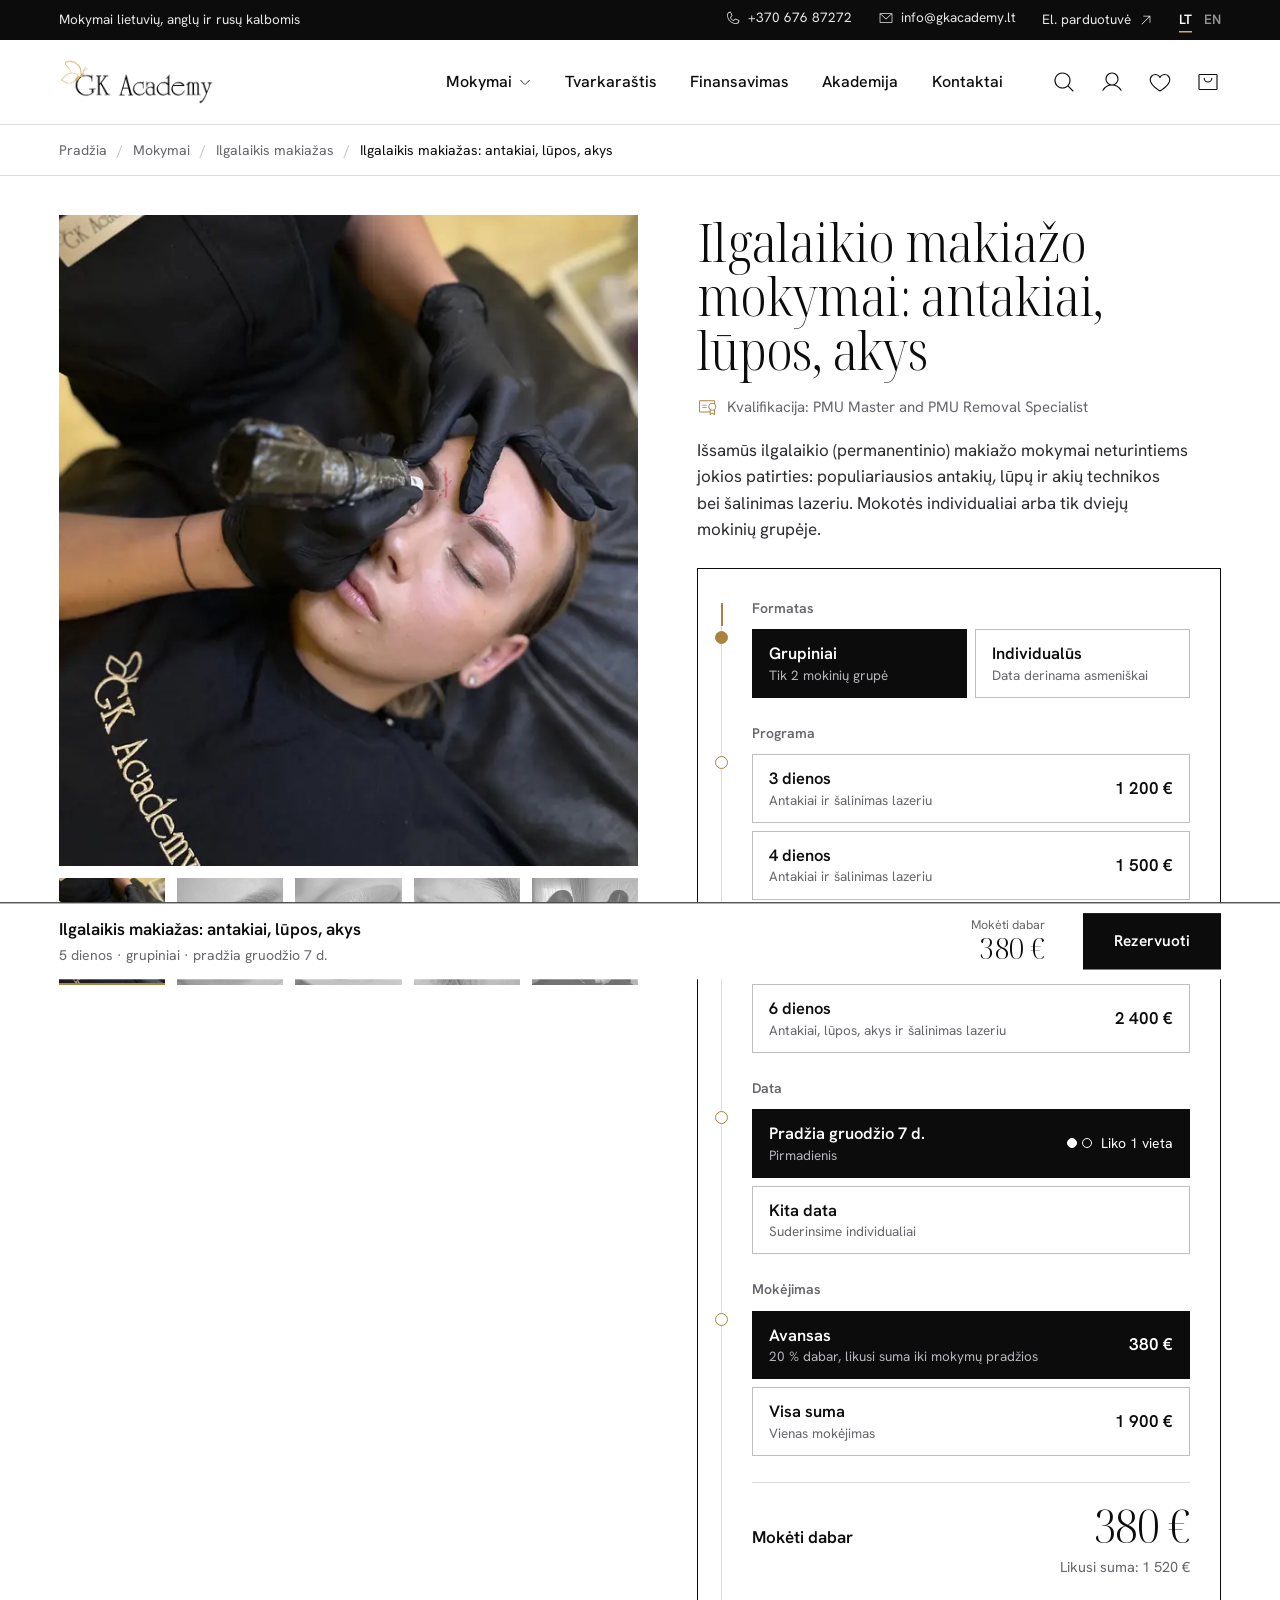
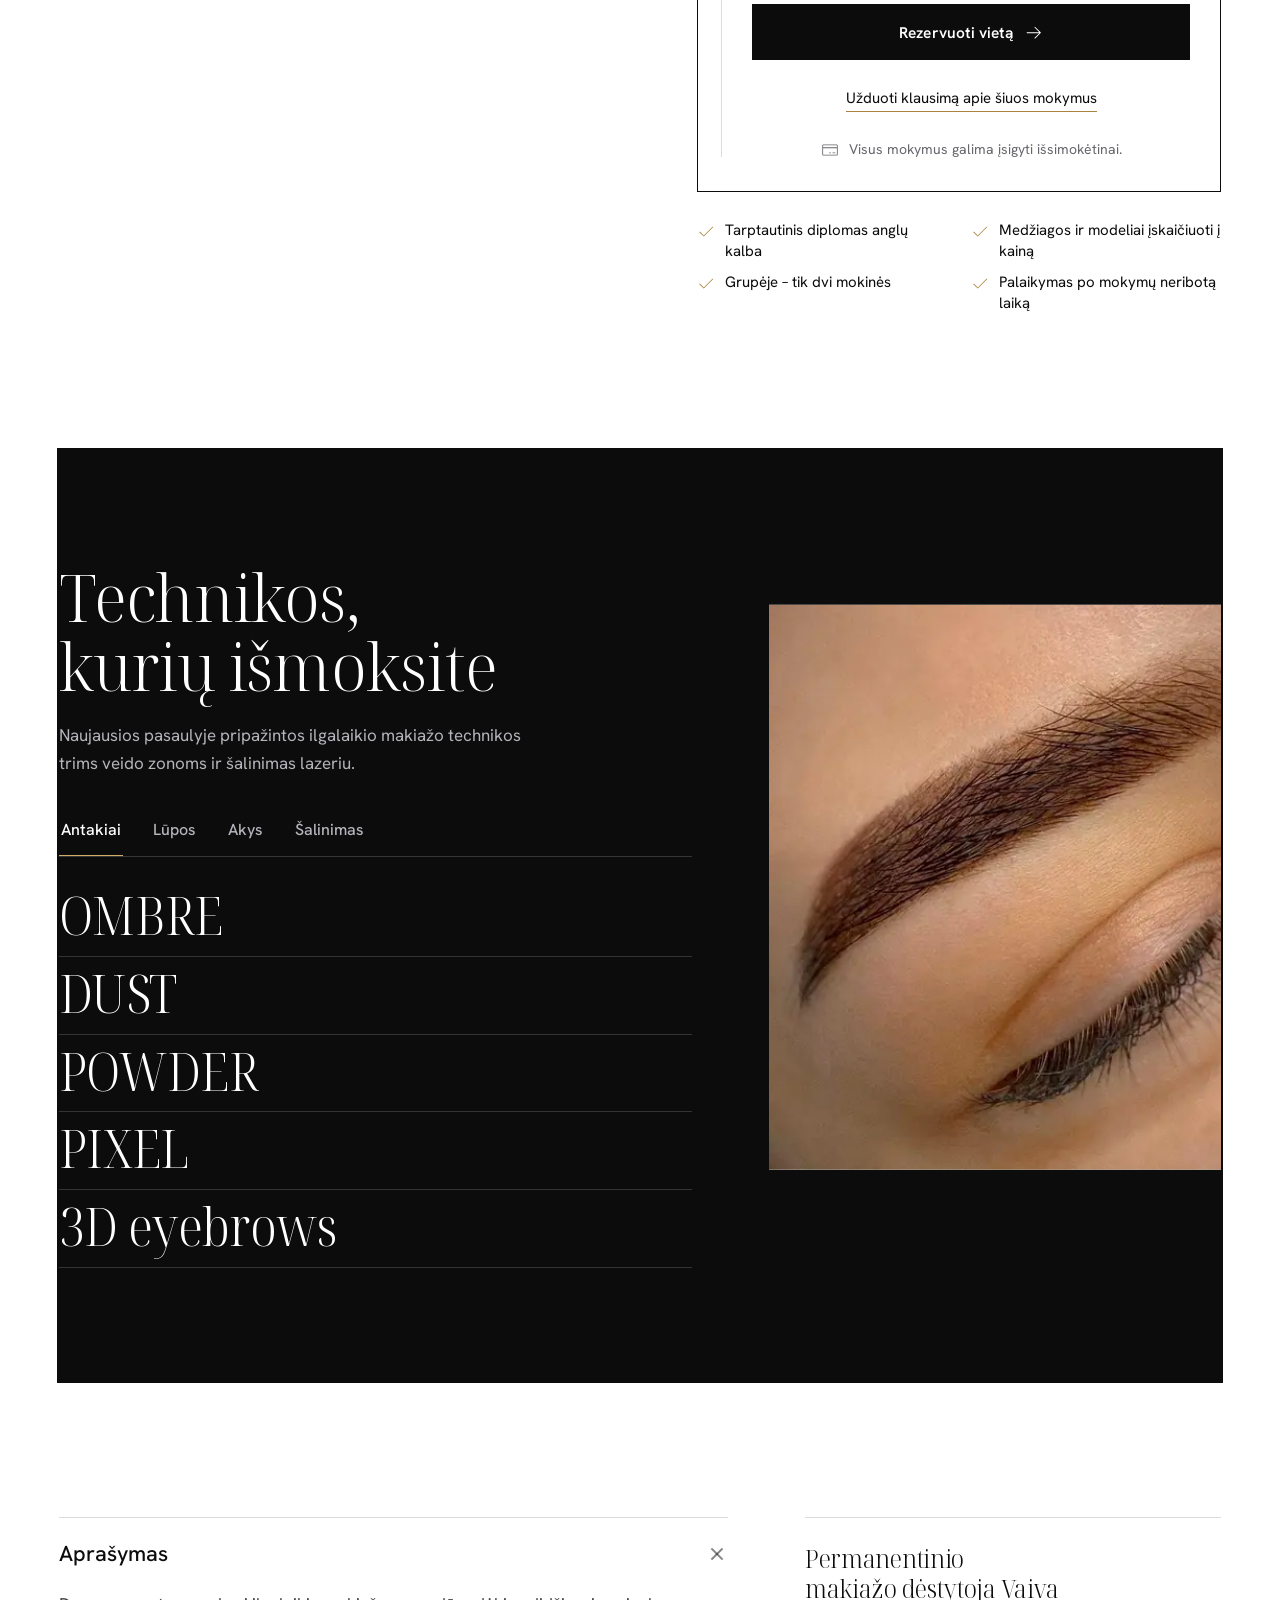
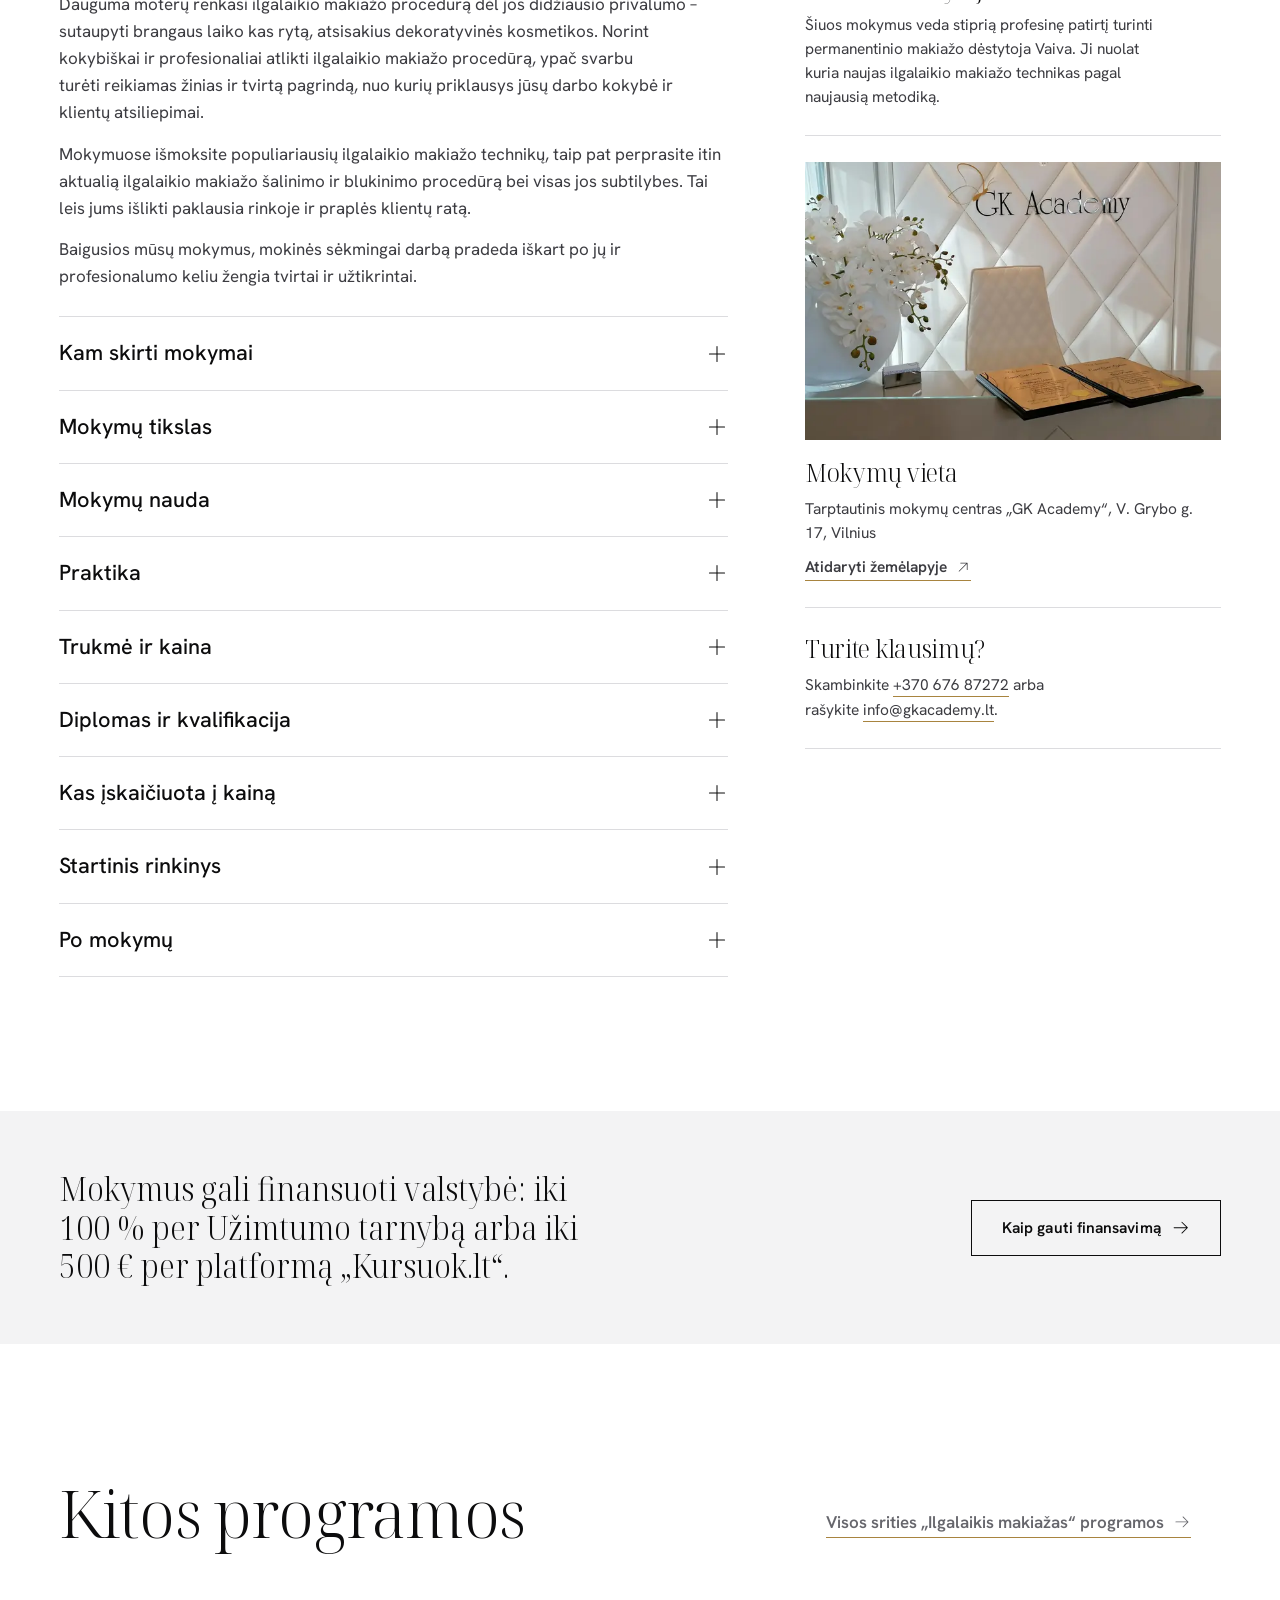
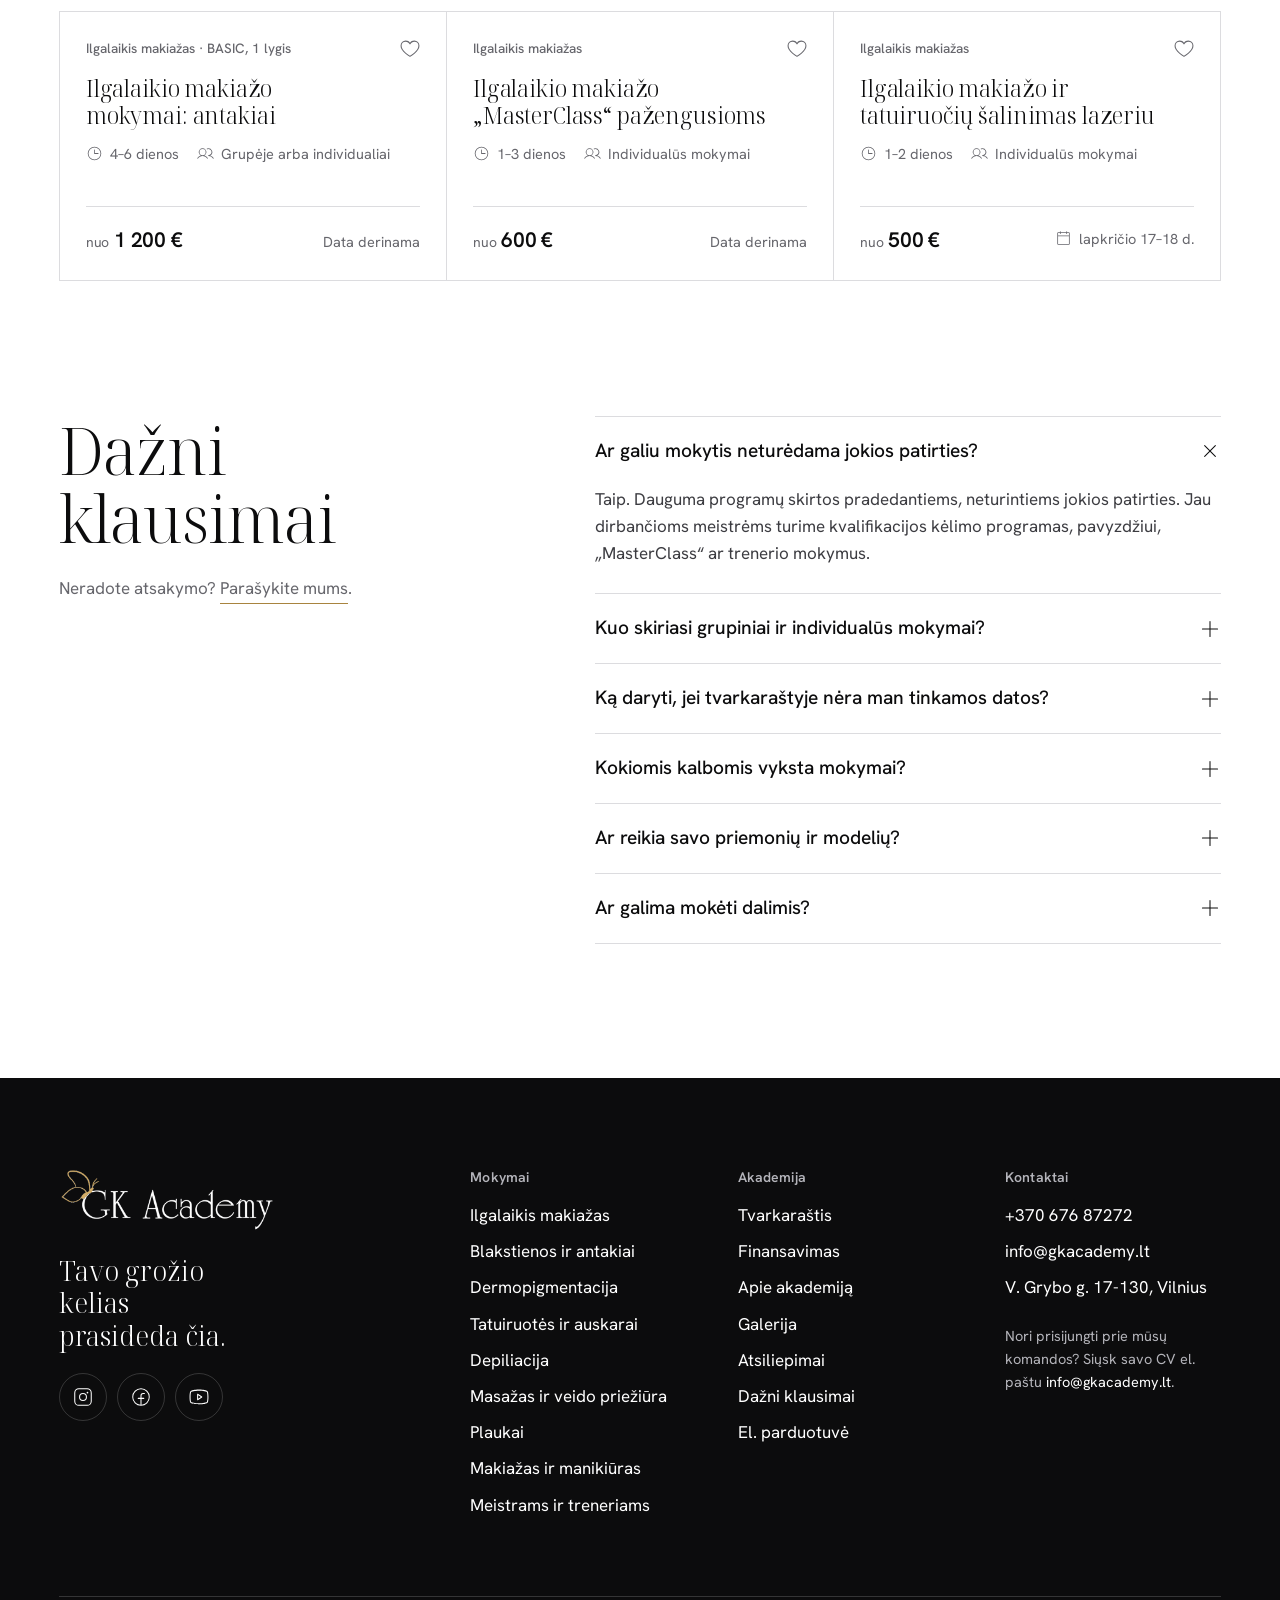
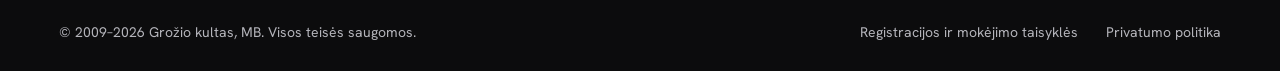
<file: mokymai-ilgalaikis-makiazas.html>
<!doctype html>
<html lang="lt" class="no-js">
<head>
<meta charset="utf-8">
<meta name="viewport" content="width=device-width, initial-scale=1, viewport-fit=cover">
<title>Ilgalaikio makiažo mokymai: antakiai, lūpos, akys | GK Academy</title>
<meta name="description" content="Išsamūs ilgalaikio (permanentinio) makiažo mokymai neturintiems jokios patirties: populiariausios antakių, lūpų ir akių technikos bei šalinimas lazeriu. Mokotės individualiai arba tik dviejų mokinių grupėje.">
<!-- Demo versija klientui: prieš tikrą paleidimą šią žymą išimti. -->
<meta name="robots" content="noindex, nofollow">
<meta name="theme-color" content="#0C0C0D">
<meta name="color-scheme" content="light">
<link rel="icon" href="assets/img/brand/favicon-32.png" sizes="32x32" type="image/png">
<link rel="apple-touch-icon" href="assets/img/brand/favicon-180.png">
<link rel="preload" href="assets/fonts/NotoSerifDisplay.woff2" as="font" type="font/woff2" crossorigin>
<link rel="preload" href="assets/fonts/HankenGrotesk.woff2" as="font" type="font/woff2" crossorigin>
<link rel="preload" as="image" href="assets/img/photos/pmu-procedura.webp" imagesrcset="assets/img/photos/pmu-procedura-sm.webp 640w, assets/img/photos/pmu-procedura.webp 1200w" imagesizes="(min-width: 1000px) 46vw, 92vw"><link rel="stylesheet" href="assets/css/base.css">
<link rel="stylesheet" href="assets/css/course.css"><!-- „js“ klasė įjungia judesį; „is-static“ jį išjungia (?static=1, „mažiau judesio“ arba jei scenarijai neįsikrovė per 4 s). -->
<script>(function(d){var c=d.documentElement.classList;c.remove('no-js');c.add('js');if(/[?&]static=1/.test(location.search)||matchMedia('(prefers-reduced-motion: reduce)').matches)c.add('is-static');setTimeout(function(){if(!window.GKReady)c.add('is-static')},4000)})(document)</script>
<script type="application/ld+json">{
 "@context": "https://schema.org",
 "@type": "Course",
 "name": "Ilgalaikio makiažo mokymai: antakiai, lūpos, akys",
 "description": "Išsamūs ilgalaikio (permanentinio) makiažo mokymai neturintiems jokios patirties: populiariausios antakių, lūpų ir akių technikos bei šalinimas lazeriu. Mokotės individualiai arba tik dviejų mokinių grupėje.",
 "inLanguage": [
  "lt",
  "en",
  "ru"
 ],
 "provider": {
  "@type": "EducationalOrganization",
  "name": "GK Academy",
  "address": "V. Grybo g. 17-130, Vilnius"
 },
 "offers": [
  {
   "@type": "Offer",
   "name": "3 dienos, grupiniai",
   "price": 1200,
   "priceCurrency": "EUR",
   "category": "Paid"
  },
  {
   "@type": "Offer",
   "name": "3 dienos, individualūs",
   "price": 1500,
   "priceCurrency": "EUR",
   "category": "Paid"
  },
  {
   "@type": "Offer",
   "name": "4 dienos, grupiniai",
   "price": 1500,
   "priceCurrency": "EUR",
   "category": "Paid"
  },
  {
   "@type": "Offer",
   "name": "4 dienos, individualūs",
   "price": 1800,
   "priceCurrency": "EUR",
   "category": "Paid"
  },
  {
   "@type": "Offer",
   "name": "5 dienos, grupiniai",
   "price": 1900,
   "priceCurrency": "EUR",
   "category": "Paid"
  },
  {
   "@type": "Offer",
   "name": "5 dienos, individualūs",
   "price": 2500,
   "priceCurrency": "EUR",
   "category": "Paid"
  },
  {
   "@type": "Offer",
   "name": "6 dienos, grupiniai",
   "price": 2400,
   "priceCurrency": "EUR",
   "category": "Paid"
  },
  {
   "@type": "Offer",
   "name": "6 dienos, individualūs",
   "price": 2900,
   "priceCurrency": "EUR",
   "category": "Paid"
  }
 ],
 "hasCourseInstance": [
  {
   "@type": "CourseInstance",
   "courseMode": "Onsite",
   "startDate": "2026-12-07",
   "endDate": "2026-12-11",
   "location": "Tarptautinis mokymų centras „GK Academy“, V. Grybo g. 17, Vilnius"
  }
 ],
 "educationalCredentialAwarded": "Ilgalaikio makiažo (antakių, lūpų ir akių) meistras ir ilgalaikio makiažo šalinimo specialistas – PMU Master and PMU Removal Specialist."
}</script></head>
<body class="page-course">
<a class="skip" href="#turinys">Pereiti prie turinio</a>
<svg xmlns="http://www.w3.org/2000/svg" width="0" height="0" style="position:absolute" aria-hidden="true" focusable="false">
<symbol id="i-arrow-left" viewBox="0 0 256 256"><path d="M222,128a6,6,0,0,1-6,6H54.49l61.75,61.76a6,6,0,1,1-8.48,8.48l-72-72a6,6,0,0,1,0-8.48l72-72a6,6,0,0,1,8.48,8.48L54.49,122H216A6,6,0,0,1,222,128Z"/></symbol>
<symbol id="i-arrow-right" viewBox="0 0 256 256"><path d="M220.24,132.24l-72,72a6,6,0,0,1-8.48-8.48L201.51,134H40a6,6,0,0,1,0-12H201.51L139.76,60.24a6,6,0,0,1,8.48-8.48l72,72A6,6,0,0,1,220.24,132.24Z"/></symbol>
<symbol id="i-arrow-up-right" viewBox="0 0 256 256"><path d="M198,64V168a6,6,0,0,1-12,0V78.48L68.24,196.24a6,6,0,0,1-8.48-8.48L177.52,70H88a6,6,0,0,1,0-12H192A6,6,0,0,1,198,64Z"/></symbol>
<symbol id="i-bell-ringing" viewBox="0 0 256 256"><path d="M223.05,69.33A6,6,0,0,1,215,66.76,96,96,0,0,0,180.8,29.08a6,6,0,0,1,6.4-10.15,109.26,109.26,0,0,1,38.41,42.31A6,6,0,0,1,223.05,69.33ZM41,66.76A96,96,0,0,1,75.2,29.08a6,6,0,0,0-6.4-10.15A109.26,109.26,0,0,0,30.39,61.24,6,6,0,1,0,41,66.76Zm179,110.18A14,14,0,0,1,208,198h-42.5a38,38,0,0,1-75,0H48a14,14,0,0,1-12.06-21.06C45.13,161.09,50,138.63,50,112a78,78,0,0,1,156,0C206,139,210.74,160.86,220.08,176.94ZM153.29,198H102.71a26,26,0,0,0,50.58,0Zm56.42-15C199.29,165,194,141.15,194,112a66,66,0,0,0-132,0c0,29.16-5.29,53-15.71,71a2,2,0,0,0,0,2,1.9,1.9,0,0,0,1.7,1H208a1.9,1.9,0,0,0,1.7-1A2,2,0,0,0,209.71,183Z"/></symbol>
<symbol id="i-calendar-blank" viewBox="0 0 256 256"><path d="M208,34H182V24a6,6,0,0,0-12,0V34H86V24a6,6,0,0,0-12,0V34H48A14,14,0,0,0,34,48V208a14,14,0,0,0,14,14H208a14,14,0,0,0,14-14V48A14,14,0,0,0,208,34ZM48,46H74V56a6,6,0,0,0,12,0V46h84V56a6,6,0,0,0,12,0V46h26a2,2,0,0,1,2,2V82H46V48A2,2,0,0,1,48,46ZM208,210H48a2,2,0,0,1-2-2V94H210V208A2,2,0,0,1,208,210Z"/></symbol>
<symbol id="i-caret-down" viewBox="0 0 256 256"><path d="M212.24,100.24l-80,80a6,6,0,0,1-8.48,0l-80-80a6,6,0,0,1,8.48-8.48L128,167.51l75.76-75.75a6,6,0,0,1,8.48,8.48Z"/></symbol>
<symbol id="i-certificate" viewBox="0 0 256 256"><path d="M126,136a6,6,0,0,1-6,6H72a6,6,0,0,1,0-12h48A6,6,0,0,1,126,136Zm-6-38H72a6,6,0,0,0,0,12h48a6,6,0,0,0,0-12Zm110,62.62V224a6,6,0,0,1-9,5.21l-25-14.3-25,14.3a6,6,0,0,1-9-5.21V198H40a14,14,0,0,1-14-14V56A14,14,0,0,1,40,42H216a14,14,0,0,1,14,14V87.38a49.91,49.91,0,0,1,0,73.24ZM196,86a38,38,0,1,0,38,38A38,38,0,0,0,196,86ZM162,186V160.62a50,50,0,0,1,56-81.51V56a2,2,0,0,0-2-2H40a2,2,0,0,0-2,2V184a2,2,0,0,0,2,2Zm56-17.11a49.91,49.91,0,0,1-44,0v44.77l19-10.87a6,6,0,0,1,6,0l19,10.87Z"/></symbol>
<symbol id="i-check" viewBox="0 0 256 256"><path d="M228.24,76.24l-128,128a6,6,0,0,1-8.48,0l-56-56a6,6,0,0,1,8.48-8.48L96,191.51,219.76,67.76a6,6,0,0,1,8.48,8.48Z"/></symbol>
<symbol id="i-clock" viewBox="0 0 256 256"><path d="M128,26A102,102,0,1,0,230,128,102.12,102.12,0,0,0,128,26Zm0,192a90,90,0,1,1,90-90A90.1,90.1,0,0,1,128,218Zm62-90a6,6,0,0,1-6,6H128a6,6,0,0,1-6-6V72a6,6,0,0,1,12,0v50h50A6,6,0,0,1,190,128Z"/></symbol>
<symbol id="i-credit-card" viewBox="0 0 256 256"><path d="M224,50H32A14,14,0,0,0,18,64V192a14,14,0,0,0,14,14H224a14,14,0,0,0,14-14V64A14,14,0,0,0,224,50ZM32,62H224a2,2,0,0,1,2,2V90H30V64A2,2,0,0,1,32,62ZM224,194H32a2,2,0,0,1-2-2V102H226v90A2,2,0,0,1,224,194Zm-18-26a6,6,0,0,1-6,6H168a6,6,0,0,1,0-12h32A6,6,0,0,1,206,168Zm-64,0a6,6,0,0,1-6,6H120a6,6,0,0,1,0-12h16A6,6,0,0,1,142,168Z"/></symbol>
<symbol id="i-envelope-simple" viewBox="0 0 256 256"><path d="M224,50H32a6,6,0,0,0-6,6V192a14,14,0,0,0,14,14H216a14,14,0,0,0,14-14V56A6,6,0,0,0,224,50ZM208.58,62,128,135.86,47.42,62ZM216,194H40a2,2,0,0,1-2-2V69.64l86,78.78a6,6,0,0,0,8.1,0L218,69.64V192A2,2,0,0,1,216,194Z"/></symbol>
<symbol id="i-facebook-logo" viewBox="0 0 256 256"><path d="M128,26A102,102,0,1,0,230,128,102.12,102.12,0,0,0,128,26Zm6,191.8V150h26a6,6,0,0,0,0-12H134V112a18,18,0,0,1,18-18h16a6,6,0,0,0,0-12H152a30,30,0,0,0-30,30v26H96a6,6,0,0,0,0,12h26v67.8a90,90,0,1,1,12,0Z"/></symbol>
<symbol id="i-heart-fill" viewBox="0 0 256 256"><path d="M240,102c0,70-103.79,126.66-108.21,129a8,8,0,0,1-7.58,0C119.79,228.66,16,172,16,102A62.07,62.07,0,0,1,78,40c20.65,0,38.73,8.88,50,23.89C139.27,48.88,157.35,40,178,40A62.07,62.07,0,0,1,240,102Z"/></symbol>
<symbol id="i-heart" viewBox="0 0 256 256"><path d="M178,42c-21,0-39.26,9.47-50,25.34C117.26,51.47,99,42,78,42a60.07,60.07,0,0,0-60,60c0,29.2,18.2,59.59,54.1,90.31a334.68,334.68,0,0,0,53.06,37,6,6,0,0,0,5.68,0,334.68,334.68,0,0,0,53.06-37C219.8,161.59,238,131.2,238,102A60.07,60.07,0,0,0,178,42ZM128,217.11C111.59,207.64,30,157.72,30,102A48.05,48.05,0,0,1,78,54c20.28,0,37.31,10.83,44.45,28.27a6,6,0,0,0,11.1,0C140.69,64.83,157.72,54,178,54a48.05,48.05,0,0,1,48,48C226,157.72,144.41,207.64,128,217.11Z"/></symbol>
<symbol id="i-instagram-logo" viewBox="0 0 256 256"><path d="M128,82a46,46,0,1,0,46,46A46.06,46.06,0,0,0,128,82Zm0,80a34,34,0,1,1,34-34A34,34,0,0,1,128,162ZM176,26H80A54.06,54.06,0,0,0,26,80v96a54.06,54.06,0,0,0,54,54h96a54.06,54.06,0,0,0,54-54V80A54.06,54.06,0,0,0,176,26Zm42,150a42,42,0,0,1-42,42H80a42,42,0,0,1-42-42V80A42,42,0,0,1,80,38h96a42,42,0,0,1,42,42ZM190,76a10,10,0,1,1-10-10A10,10,0,0,1,190,76Z"/></symbol>
<symbol id="i-list" viewBox="0 0 256 256"><path d="M222,128a6,6,0,0,1-6,6H40a6,6,0,0,1,0-12H216A6,6,0,0,1,222,128ZM40,70H216a6,6,0,0,0,0-12H40a6,6,0,0,0,0,12ZM216,186H40a6,6,0,0,0,0,12H216a6,6,0,0,0,0-12Z"/></symbol>
<symbol id="i-magnifying-glass" viewBox="0 0 256 256"><path d="M228.24,219.76l-51.38-51.38a86.15,86.15,0,1,0-8.48,8.48l51.38,51.38a6,6,0,0,0,8.48-8.48ZM38,112a74,74,0,1,1,74,74A74.09,74.09,0,0,1,38,112Z"/></symbol>
<symbol id="i-map-pin" viewBox="0 0 256 256"><path d="M128,66a38,38,0,1,0,38,38A38,38,0,0,0,128,66Zm0,64a26,26,0,1,1,26-26A26,26,0,0,1,128,130Zm0-112a86.1,86.1,0,0,0-86,86c0,30.91,14.34,63.74,41.47,94.94a252.32,252.32,0,0,0,41.09,38,6,6,0,0,0,6.88,0,252.32,252.32,0,0,0,41.09-38c27.13-31.2,41.47-64,41.47-94.94A86.1,86.1,0,0,0,128,18Zm0,206.51C113,212.93,54,163.62,54,104a74,74,0,0,1,148,0C202,163.62,143,212.93,128,224.51Z"/></symbol>
<symbol id="i-phone" viewBox="0 0 256 256"><path d="M221.59,160.3l-47.24-21.17a14,14,0,0,0-13.28,1.22,4.81,4.81,0,0,0-.56.42l-24.69,21a1.88,1.88,0,0,1-1.68.06c-15.87-7.66-32.31-24-40-39.65a1.91,1.91,0,0,1,0-1.68l21.07-25a6.13,6.13,0,0,0,.42-.58,14,14,0,0,0,1.12-13.27L95.73,34.49a14,14,0,0,0-14.56-8.38A54.24,54.24,0,0,0,34,80c0,78.3,63.7,142,142,142a54.25,54.25,0,0,0,53.89-47.17A14,14,0,0,0,221.59,160.3ZM176,210C104.32,210,46,151.68,46,80A42.23,42.23,0,0,1,82.67,38h.23a2,2,0,0,1,1.84,1.31l21.1,47.11a2,2,0,0,1,0,1.67L84.73,113.15a4.73,4.73,0,0,0-.43.57,14,14,0,0,0-.91,13.73c8.87,18.16,27.17,36.32,45.53,45.19a14,14,0,0,0,13.77-1c.19-.13.38-.27.56-.42l24.68-21a1.92,1.92,0,0,1,1.6-.1l47.25,21.17a2,2,0,0,1,1.21,2A42.24,42.24,0,0,1,176,210Z"/></symbol>
<symbol id="i-play-fill" viewBox="0 0 256 256"><path d="M240,128a15.74,15.74,0,0,1-7.6,13.51L88.32,229.65a16,16,0,0,1-16.2.3A15.86,15.86,0,0,1,64,216.13V39.87a15.86,15.86,0,0,1,8.12-13.82,16,16,0,0,1,16.2.3L232.4,114.49A15.74,15.74,0,0,1,240,128Z"/></symbol>
<symbol id="i-plus" viewBox="0 0 256 256"><path d="M222,128a6,6,0,0,1-6,6H134v82a6,6,0,0,1-12,0V134H40a6,6,0,0,1,0-12h82V40a6,6,0,0,1,12,0v82h82A6,6,0,0,1,222,128Z"/></symbol>
<symbol id="i-shopping-bag" viewBox="0 0 256 256"><path d="M216,42H40A14,14,0,0,0,26,56V200a14,14,0,0,0,14,14H216a14,14,0,0,0,14-14V56A14,14,0,0,0,216,42Zm2,158a2,2,0,0,1-2,2H40a2,2,0,0,1-2-2V56a2,2,0,0,1,2-2H216a2,2,0,0,1,2,2ZM174,88a46,46,0,0,1-92,0,6,6,0,0,1,12,0,34,34,0,0,0,68,0,6,6,0,0,1,12,0Z"/></symbol>
<symbol id="i-trash" viewBox="0 0 256 256"><path d="M216,50H174V40a22,22,0,0,0-22-22H104A22,22,0,0,0,82,40V50H40a6,6,0,0,0,0,12H50V208a14,14,0,0,0,14,14H192a14,14,0,0,0,14-14V62h10a6,6,0,0,0,0-12ZM94,40a10,10,0,0,1,10-10h48a10,10,0,0,1,10,10V50H94ZM194,208a2,2,0,0,1-2,2H64a2,2,0,0,1-2-2V62H194ZM110,104v64a6,6,0,0,1-12,0V104a6,6,0,0,1,12,0Zm48,0v64a6,6,0,0,1-12,0V104a6,6,0,0,1,12,0Z"/></symbol>
<symbol id="i-user" viewBox="0 0 256 256"><path d="M229.19,213c-15.81-27.32-40.63-46.49-69.47-54.62a70,70,0,1,0-63.44,0C67.44,166.5,42.62,185.67,26.81,213a6,6,0,1,0,10.38,6C56.4,185.81,90.34,166,128,166s71.6,19.81,90.81,53a6,6,0,1,0,10.38-6ZM70,96a58,58,0,1,1,58,58A58.07,58.07,0,0,1,70,96Z"/></symbol>
<symbol id="i-users" viewBox="0 0 256 256"><path d="M112.6,158.43a58,58,0,1,0-57.2,0A93.83,93.83,0,0,0,5.21,196.72a6,6,0,0,0,10.05,6.56,82,82,0,0,1,137.48,0,6,6,0,0,0,10-6.56A93.83,93.83,0,0,0,112.6,158.43ZM38,108a46,46,0,1,1,46,46A46.06,46.06,0,0,1,38,108Zm211,97a6,6,0,0,1-8.3-1.74A81.8,81.8,0,0,0,172,166a6,6,0,0,1,0-12,46,46,0,1,0-17.08-88.73,6,6,0,1,1-4.46-11.14,58,58,0,0,1,50.14,104.3,93.83,93.83,0,0,1,50.19,38.29A6,6,0,0,1,249,205Z"/></symbol>
<symbol id="i-x" viewBox="0 0 256 256"><path d="M204.24,195.76a6,6,0,1,1-8.48,8.48L128,136.49,60.24,204.24a6,6,0,0,1-8.48-8.48L119.51,128,51.76,60.24a6,6,0,0,1,8.48-8.48L128,119.51l67.76-67.75a6,6,0,0,1,8.48,8.48L136.49,128Z"/></symbol>
<symbol id="i-youtube-logo" viewBox="0 0 256 256"><path d="M163.33,123l-48-32A6,6,0,0,0,106,96v64a6,6,0,0,0,9.33,5l48-32a6,6,0,0,0,0-10ZM118,148.79V107.21L149.18,128ZM232.4,70a22,22,0,0,0-13.28-15C185,41.79,130.27,42,128,42s-57-.21-91.16,13A22,22,0,0,0,23.6,70C21.05,79.89,18,98,18,128s3.05,48.11,5.6,58a22,22,0,0,0,13.28,15C71,214.21,125.72,214,128,214h.71c6.91,0,58-.44,90.45-13a22,22,0,0,0,13.28-15c2.55-9.87,5.6-27.93,5.6-58S235,79.89,232.4,70ZM220.78,183a10,10,0,0,1-6,6.86C182.78,202.19,128.58,202,128,202s-54.71.2-86.75-12.17a10,10,0,0,1-6-6.86C32.84,173.78,30,156.78,30,128s2.84-45.78,5.22-55a10,10,0,0,1,6-6.86C72.06,54.26,123.53,54,127.76,54H128c.54,0,54.71-.2,86.75,12.17a10,10,0,0,1,6,6.86c2.38,9.19,5.22,26.19,5.22,55S223.16,173.78,220.78,183Z"/></symbol>
</svg>
<!-- XStore: Header Builder (Elementor), viršutinis konteineris: Text Editor + XStore „Icon List“ + kalbų perjungiklis (WPML / Polylang valdiklis). -->
<div class="topbar">
  <div class="wrap topbar__in">
    <p class="topbar__note">Mokymai lietuvių, anglų ir rusų kalbomis</p>
    <ul class="topbar__links">
      <li><a href="tel:+37067687272"><svg class="ico " aria-hidden="true" focusable="false"><use href="#i-phone"/></svg>+370 676 87272</a></li>
      <li class="topbar__mail"><a href="mailto:info@gkacademy.lt"><svg class="ico " aria-hidden="true" focusable="false"><use href="#i-envelope-simple"/></svg>info@gkacademy.lt</a></li>
      <li class="topbar__shop"><a href="http://www.groziokultas.lt/lt" target="_blank" rel="noopener">El. parduotuvė<svg class="ico " aria-hidden="true" focusable="false"><use href="#i-arrow-up-right"/></svg></a></li>
      <li class="lang" aria-label="Kalba"><span aria-current="true">LT</span><a href="#" lang="en" hreflang="en" data-demo="Anglišką versiją parengsime patvirtinus projektą.">EN</a></li>
    </ul>
  </div>
</div>

<!-- XStore: Header Builder (Elementor): „Site Logo“, „Nav Menu“, „Mega Menu“ (theme-etheme_mega_menu), „Popup Search“ arba „Header Ajax Search“, „My Account“, „Wishlist“, „Shopping Cart“ (off-canvas), „Mobile Menu“; konteinerio sticky tipas „smart“. -->
<header class="header" data-header>
  <div class="wrap header__in">
    <a class="logo" href="index.html" aria-label="GK Academy: pradžios puslapis"><img src="assets/img/brand/logo-ink.png" width="354" height="105" alt="GK Academy"></a>

    <nav class="nav" aria-label="Pagrindinis meniu">
      <ul>
        <li><button class="nav__btn" type="button" aria-expanded="false" aria-controls="mega" data-mega-toggle>Mokymai<svg class="ico " aria-hidden="true" focusable="false"><use href="#i-caret-down"/></svg></button></li>
        <li><a href="index.html#tvarkarastis">Tvarkaraštis</a></li>
        <li><a href="index.html#finansavimas">Finansavimas</a></li>
        <li><a href="index.html#akademija">Akademija</a></li>
        <li><a href="index.html#kontaktai">Kontaktai</a></li>
      </ul>
    </nav>

    <div class="tools">
      <button class="tools__b" type="button" data-open="search" aria-label="Ieškoti mokymų"><svg class="ico " aria-hidden="true" focusable="false"><use href="#i-magnifying-glass"/></svg></button>
      <a class="tools__b tools__b--acc" href="#" data-demo="Mokinio paskyra (registracijos, mokėjimai, dokumentai) bus sukurta kitame etape." aria-label="Paskyra"><svg class="ico " aria-hidden="true" focusable="false"><use href="#i-user"/></svg></a>
      <a class="tools__b" href="index.html#katalogas" data-wish-open aria-label="Įsimintos programos"><svg class="ico " aria-hidden="true" focusable="false"><use href="#i-heart"/></svg><span class="tools__n" data-wish-count hidden>0</span></a>
      <button class="tools__b" type="button" data-open="cart" aria-label="Rezervacijos"><svg class="ico " aria-hidden="true" focusable="false"><use href="#i-shopping-bag"/></svg><span class="tools__n" data-cart-count hidden>0</span></button>
      <button class="tools__b tools__b--menu" type="button" data-open="menu" aria-label="Meniu"><svg class="ico " aria-hidden="true" focusable="false"><use href="#i-list"/></svg></button>
    </div>
  </div>

  <!-- XStore: „Mega Menu“ turinys – „Static Block“ (etheme_static_block) su „Menu List“ (et_menu_list) valdikliais kiekvienai sričiai. -->
  <div class="mega" id="mega" hidden>
    <div class="wrap mega__in">
      <div class="mega__cols">
        <div class="mega__g">
          <a class="mega__cat" href="index.html#katalogas" data-cat-link="pmu">Ilgalaikis makiažas</a>
          <ul>
            <li><a href="mokymai-ilgalaikis-makiazas.html">Ilgalaikis makiažas: antakiai, lūpos, akys</a></li>
            <li><a href="#" data-demo="Šios programos puslapis bus sukurtas patvirtinus projektą.">Ilgalaikis makiažas: antakiai</a></li>
            <li><a href="#" data-demo="Šios programos puslapis bus sukurtas patvirtinus projektą.">Ilgalaikis makiažas: akys ir lūpos</a></li>
            <li><a href="#" data-demo="Šios programos puslapis bus sukurtas patvirtinus projektą.">Plaukelinė technika „Hair by Hair“</a></li>
            <li><a href="#" data-demo="Šios programos puslapis bus sukurtas patvirtinus projektą.">Ilgalaikio makiažo „MasterClass“</a></li>
            <li><a href="#" data-demo="Šios programos puslapis bus sukurtas patvirtinus projektą.">Šalinimas lazeriu</a></li>
            <li><a href="#" data-demo="Šios programos puslapis bus sukurtas patvirtinus projektą.">Šalinimas removeriais</a></li>
            <li><a href="#" data-demo="Šios programos puslapis bus sukurtas patvirtinus projektą.">Ilgalaikio makiažo trenerio mokymai</a></li>
          </ul>
        </div>
        <div class="mega__g">
          <a class="mega__cat" href="index.html#katalogas" data-cat-link="blakstienos">Blakstienos ir antakiai</a>
          <ul>
            <li><a href="#" data-demo="Šios programos puslapis bus sukurtas patvirtinus projektą.">Blakstienų priauginimas</a></li>
            <li><a href="#" data-demo="Šios programos puslapis bus sukurtas patvirtinus projektą.">„New Trend“ blakstienų stilizavimas</a></li>
            <li><a href="#" data-demo="Šios programos puslapis bus sukurtas patvirtinus projektą.">Blakstienų laminavimas</a></li>
            <li><a href="#" data-demo="Šios programos puslapis bus sukurtas patvirtinus projektą.">Antakių ir blakstienų laminavimas</a></li>
            <li><a href="mokymai-antakiu-dizainas.html">Antakių dizainas, architektūra ir laminavimas</a></li>
          </ul>
        </div>
        <div class="mega__g">
          <a class="mega__cat" href="index.html#katalogas" data-cat-link="dermo">Dermopigmentacija</a>
          <ul>
            <li><a href="#" data-demo="Šios programos puslapis bus sukurtas patvirtinus projektą.">Aureolės mikropigmentacija</a></li>
            <li><a href="#" data-demo="Šios programos puslapis bus sukurtas patvirtinus projektą.">Randų ir vitiligo dermopigmentacija</a></li>
            <li><a href="#" data-demo="Šios programos puslapis bus sukurtas patvirtinus projektą.">Skalpo dermopigmentacija</a></li>
          </ul>
        </div>
        <div class="mega__g">
          <a class="mega__cat" href="index.html#katalogas" data-cat-link="tattoo">Tatuiruotės ir auskarai</a>
          <ul>
            <li><a href="#" data-demo="Šios programos puslapis bus sukurtas patvirtinus projektą.">„Small tattoo“</a></li>
            <li><a href="#" data-demo="Šios programos puslapis bus sukurtas patvirtinus projektą.">Auskarų vėrimas</a></li>
            <li><a href="#" data-demo="Šios programos puslapis bus sukurtas patvirtinus projektą.">Kūno auskarų vėrimas</a></li>
          </ul>
        </div>
        <div class="mega__g">
          <a class="mega__cat" href="index.html#katalogas" data-cat-link="depiliacija">Depiliacija</a>
          <ul>
            <li><a href="#" data-demo="Šios programos puslapis bus sukurtas patvirtinus projektą.">Kūno ir veido depiliacija</a></li>
            <li><a href="#" data-demo="Šios programos puslapis bus sukurtas patvirtinus projektą.">Vyrų depiliacija</a></li>
          </ul>
        </div>
        <div class="mega__g">
          <a class="mega__cat" href="index.html#katalogas" data-cat-link="masazas">Masažas ir veido priežiūra</a>
          <ul>
            <li><a href="#" data-demo="Šios programos puslapis bus sukurtas patvirtinus projektą.">Klasikinis ir liftinguojantis veido masažas</a></li>
            <li><a href="#" data-demo="Šios programos puslapis bus sukurtas patvirtinus projektą.">„Kobido“ veido masažas</a></li>
            <li><a href="#" data-demo="Šios programos puslapis bus sukurtas patvirtinus projektą.">Limfodrenažinis veido masažas</a></li>
            <li><a href="#" data-demo="Šios programos puslapis bus sukurtas patvirtinus projektą.">Aparatinės procedūros „Renew Skin“</a></li>
            <li><a href="#" data-demo="Šios programos puslapis bus sukurtas patvirtinus projektą.">Savimasažas</a></li>
          </ul>
        </div>
        <div class="mega__g">
          <a class="mega__cat" href="index.html#katalogas" data-cat-link="plaukai">Plaukai</a>
          <ul>
            <li><a href="#" data-demo="Šios programos puslapis bus sukurtas patvirtinus projektą.">Plaukų priauginimas</a></li>
            <li><a href="#" data-demo="Šios programos puslapis bus sukurtas patvirtinus projektą.">Kasyčių pynimas „Drakoniukai“</a></li>
            <li><a href="#" data-demo="Šios programos puslapis bus sukurtas patvirtinus projektą.">Kasytės iš sintetinio pluošto</a></li>
            <li><a href="#" data-demo="Šios programos puslapis bus sukurtas patvirtinus projektą.">3D afro garbanos</a></li>
            <li><a href="#" data-demo="Šios programos puslapis bus sukurtas patvirtinus projektą.">Proginės šukuosenos</a></li>
          </ul>
        </div>
        <div class="mega__g">
          <a class="mega__cat" href="index.html#katalogas" data-cat-link="makiazas">Makiažas ir manikiūras</a>
          <ul>
            <li><a href="#" data-demo="Šios programos puslapis bus sukurtas patvirtinus projektą.">„Pro Makeup“ profesionalus makiažas</a></li>
            <li><a href="mokymai-makiazas-sau.html">Makiažas sau</a></li>
            <li><a href="#" data-demo="Šios programos puslapis bus sukurtas patvirtinus projektą.">Paauglių makiažas ir veido priežiūra</a></li>
            <li><a href="#" data-demo="Šios programos puslapis bus sukurtas patvirtinus projektą.">Bazinis manikiūras</a></li>
          </ul>
        </div>
        <div class="mega__g">
          <a class="mega__cat" href="index.html#katalogas" data-cat-link="meistrams">Meistrams ir treneriams</a>
          <ul>
            <li><a href="#" data-demo="Šios programos puslapis bus sukurtas patvirtinus projektą.">Fotografavimas telefonu</a></li>
            <li><a href="#" data-demo="Šios programos puslapis bus sukurtas patvirtinus projektą.">Trenerio mokymai</a></li>
          </ul>
        </div>
      </div>
      <a class="mega__all" href="index.html#katalogas" data-cat-link="">Visi mokymai (37)<svg class="ico " aria-hidden="true" focusable="false"><use href="#i-arrow-right"/></svg></a>
    </div>
  </div>
</header><main id="turinys">

<!-- XStore: Single Product Builder, „Breadcrumb“ (woocommerce-etheme_breadcrumb). -->
<nav class="crumbs" aria-label="Kelias">
  <ol class="wrap">
    <li><a href="index.html">Pradžia</a></li>
    <li><a href="index.html#katalogas" data-cat-link="">Mokymai</a></li>
    <li><a href="index.html#katalogas" data-cat-link="pmu">Ilgalaikis makiažas</a></li>
    <li aria-current="page">Ilgalaikis makiažas: antakiai, lūpos, akys</li>
  </ol>
</nav>

<section class="pdp" data-course-id="pmu">
  <div class="wrap pdp__grid">

    <!-- XStore: „Product Images“ (woocommerce-product-etheme_product_images): miniatiūros apačioje, lightbox; lipnus stulpelis – XStore „Sticky Column“ (Elementor stulpelio nustatymas).
         Papildomai (child theme): nespalvota nuotrauka, kuri nusispalvina pasirodžiusi ekrane. -->
    <div class="pdp__gallery" data-gallery>
      <div class="pdp__stage">
        <figure class="pdp__slide is-on" data-slide="0">
          <span class="ph " data-pigment="view"><img src="assets/img/photos/pmu-procedura.webp" srcset="assets/img/photos/pmu-procedura-sm.webp 640w, assets/img/photos/pmu-procedura.webp 1200w" sizes="(min-width: 1000px) 46vw, 92vw" width="1200" height="1600" alt="Dėstytoja atlieka ilgalaikio antakių makiažo procedūrą" fetchpriority="high"></span>

        </figure>
        <figure class="pdp__slide" data-slide="1">
          <span class="ph " data-pigment="view"><img src="assets/img/photos/pmu-antakiai.webp" srcset="assets/img/photos/pmu-antakiai-sm.webp 640w, assets/img/photos/pmu-antakiai.webp 978w" sizes="(min-width: 1000px) 46vw, 92vw" width="978" height="827" alt="Ilgalaikio antakių makiažo rezultatas" loading="lazy" decoding="async"></span>

        </figure>
        <figure class="pdp__slide" data-slide="2">
          <span class="ph " data-pigment="view"><img src="assets/img/photos/pmu-lupos.webp" srcset="assets/img/photos/pmu-lupos-sm.webp 640w, assets/img/photos/pmu-lupos.webp 1023w" sizes="(min-width: 1000px) 46vw, 92vw" width="1023" height="867" alt="Ilgalaikio lūpų makiažo rezultatas" loading="lazy" decoding="async"></span>

        </figure>
        <figure class="pdp__slide" data-slide="3">
          <span class="ph " data-pigment="view"><img src="assets/img/photos/pmu-akys.webp" srcset="assets/img/photos/pmu-akys-sm.webp 640w, assets/img/photos/pmu-akys.webp 980w" sizes="(min-width: 1000px) 46vw, 92vw" width="980" height="830" alt="Ilgalaikio akių kontūro makiažo rezultatas" loading="lazy" decoding="async"></span>

        </figure>
        <figure class="pdp__slide" data-slide="4">
          <span class="ph " data-pigment="view"><img src="assets/img/photos/pmu-grupe.webp" srcset="assets/img/photos/pmu-grupe-sm.webp 640w, assets/img/photos/pmu-grupe.webp 1200w" sizes="(min-width: 1000px) 46vw, 92vw" width="1200" height="1492" alt="Dėstytoja ir mokinės ilgalaikio makiažo praktikoje" loading="lazy" decoding="async"></span>

        </figure>
      </div>
      <ul class="pdp__thumbs">
        <li><button type="button" data-thumb="0" aria-label="Rodyti 1 nuotrauką" aria-current="true"><img src="assets/img/photos/pmu-procedura-sm.webp" alt="" width="640" height="853" loading="lazy" decoding="async"></button></li>
        <li><button type="button" data-thumb="1" aria-label="Rodyti 2 nuotrauką"><img src="assets/img/photos/pmu-antakiai-sm.webp" alt="" width="640" height="541" loading="lazy" decoding="async"></button></li>
        <li><button type="button" data-thumb="2" aria-label="Rodyti 3 nuotrauką"><img src="assets/img/photos/pmu-lupos-sm.webp" alt="" width="640" height="542" loading="lazy" decoding="async"></button></li>
        <li><button type="button" data-thumb="3" aria-label="Rodyti 4 nuotrauką"><img src="assets/img/photos/pmu-akys-sm.webp" alt="" width="640" height="542" loading="lazy" decoding="async"></button></li>
        <li><button type="button" data-thumb="4" aria-label="Rodyti 5 nuotrauką"><img src="assets/img/photos/pmu-grupe-sm.webp" alt="" width="640" height="796" loading="lazy" decoding="async"></button></li>
      </ul>
    </div>

    <div class="pdp__sum" id="registracija">
      <!-- XStore: „Title“, „Short Description“; kvalifikacijos eilutė – papildomas prekės laukas (ACF) arba pirma trumpo aprašymo eilutė. -->
      <h1 class="pdp__title">Ilgalaikio makiažo mokymai: antakiai, lūpos, akys</h1>
<p class="pdp__qual"><svg class="ico " aria-hidden="true" focusable="false"><use href="#i-certificate"/></svg>Kvalifikacija: PMU Master and PMU Removal Specialist</p>      <p class="pdp__lead">Išsamūs ilgalaikio (permanentinio) makiažo mokymai neturintiems jokios patirties: populiariausios antakių, lūpų ir akių technikos bei šalinimas lazeriu. Mokotės individualiai arba tik dviejų mokinių grupėje.</p>

      <!-- XStore: „Add to Cart“ (woocommerce-product-etheme_add_to_cart) + XStore „Variation swatches“ (tipas „label“).
           Formatas, programa ir data yra prekės atributai (variantai); laisvos vietos = varianto likutis, rodomas „Advanced Stock Status“ (woocommerce-product-etheme_advanced_stock_status);
           kai vietų nebėra – „Waitlist“ (woocommerce-product-etheme_waitlist). Avansas arba visa suma = avanso įskiepio pasirinkimas prieš mygtuką.
           „Kita data“ ir „Užduoti klausimą“ = „Request A Quote“ (woocommerce-product-etheme_request_a_quote): užklausos forma su programos pavadinimu.
           Demo skaičiuoklė, žingsnių linija ir vietų skaičiai – maketas. -->
      <form class="book" data-book novalidate>
        <span class="book__line" aria-hidden="true"><i data-book-progress></i></span>

        <fieldset class="book__step" data-step="fmt">
          <legend>Formatas</legend>
          <div class="opts opts--2">
            <label class="opt"><input type="radio" name="fmt" value="g" checked><span class="opt__box"><b>Grupiniai</b><small>Tik 2 mokinių grupė</small></span></label>
            <label class="opt"><input type="radio" name="fmt" value="i"><span class="opt__box"><b>Individualūs</b><small>Data derinama asmeniškai</small></span></label>
          </div>
        </fieldset>

        <fieldset class="book__step" data-step="opt">
          <legend>Programa</legend>
          <div class="opts">
            <label class="opt opt--row"><input type="radio" name="opt" value="3d"><span class="opt__box"><b>3 dienos</b><small>Antakiai ir šalinimas lazeriu</small><span class="opt__price" data-opt-price="3d">1 200 €</span></span></label>
            <label class="opt opt--row"><input type="radio" name="opt" value="4d"><span class="opt__box"><b>4 dienos</b><small>Antakiai ir šalinimas lazeriu</small><span class="opt__price" data-opt-price="4d">1 500 €</span></span></label>
            <label class="opt opt--row"><input type="radio" name="opt" value="5d" checked><span class="opt__box"><b>5 dienos</b><small>Antakiai, lūpos, akys ir šalinimas lazeriu</small><span class="opt__price" data-opt-price="5d">1 900 €</span></span></label>
            <label class="opt opt--row"><input type="radio" name="opt" value="6d"><span class="opt__box"><b>6 dienos</b><small>Antakiai, lūpos, akys ir šalinimas lazeriu</small><span class="opt__price" data-opt-price="6d">2 400 €</span></span></label>
          </div>
        </fieldset>

        <fieldset class="book__step" data-step="date">
          <legend>Data</legend>
          <div class="opts" data-dates-group>
            <label class="opt opt--row"><input type="radio" name="date" value="2026-12-07" data-end="2026-12-11" checked><span class="opt__box"><b><span data-date-prefix>Pradžia </span>gruodžio 7 d.</b><small>Pirmadienis</small><span class="opt__seats"><span class="seats" role="img" aria-label="Laisvų vietų: 1 iš 2"><i class="is-taken"></i><i></i></span>
Liko 1 vieta</span></span></label>
            <label class="opt opt--row"><input type="radio" name="date" value="other"><span class="opt__box"><b>Kita data</b><small>Suderinsime individualiai</small></span></label>
          </div>
          <div class="book__ind" data-dates-ind hidden>
            <p>Individualių mokymų datą suderinsime su jumis asmeniškai, kai tik gausime registraciją.</p>
            <label class="sel sel--wide"><span>Pageidaujamas laikas</span>
              <select name="when">
                <option>Kuo greičiau</option>
                <option>Per artimiausią mėnesį</option>
                <option>Vėliau, dar tarsimės</option>
              </select>
            </label>
          </div>
        </fieldset>

        <fieldset class="book__step" data-step="pay">
          <legend>Mokėjimas</legend>
          <div class="opts">
            <label class="opt opt--row"><input type="radio" name="pay" value="dep" checked><span class="opt__box"><b>Avansas</b><small>20 % dabar, likusi suma iki mokymų pradžios</small><span class="opt__price" data-pay-dep>380 €</span></span></label>
            <label class="opt opt--row"><input type="radio" name="pay" value="full"><span class="opt__box"><b>Visa suma</b><small>Vienas mokėjimas</small><span class="opt__price" data-pay-full>1 900 €</span></span></label>
          </div>
        </fieldset>

        <div class="book__total">
          <p class="book__now"><span>Mokėti dabar</span><b data-total-now>380 €</b></p>
          <p class="book__rest" data-total-rest-row>Likusi suma: <span data-total-rest>1 520 €</span></p>
        </div>

        <button class="btn btn--wide" type="submit" data-book-submit>Rezervuoti vietą<svg class="ico " aria-hidden="true" focusable="false"><use href="#i-arrow-right"/></svg></button>
        <p class="book__alt">
          <button class="lnk" type="button" data-open="inquiry" data-inquiry="Ilgalaikio makiažo mokymai: antakiai, lūpos, akys">Užduoti klausimą apie šiuos mokymus</button>
        </p>
        <p class="book__note"><svg class="ico " aria-hidden="true" focusable="false"><use href="#i-credit-card"/></svg>Visus mokymus galima įsigyti išsimokėtinai.</p>
      </form>

      <!-- XStore: „Icon List“ (etheme_icon_list). -->
      <ul class="assure">
<li><svg class="ico " aria-hidden="true" focusable="false"><use href="#i-check"/></svg>Tarptautinis diplomas anglų kalba</li><li><svg class="ico " aria-hidden="true" focusable="false"><use href="#i-check"/></svg>Medžiagos ir modeliai įskaičiuoti į kainą</li><li><svg class="ico " aria-hidden="true" focusable="false"><use href="#i-check"/></svg>Grupėje – tik dvi mokinės</li><li><svg class="ico " aria-hidden="true" focusable="false"><use href="#i-check"/></svg>Palaikymas po mokymų neribotą laiką</li>      </ul>
    </div>
  </div>
</section>

<!-- XStore: Elementor Container produkto šablone (tamsus fonas) + Elementor „Tabs“ (grupės) + Text Editor sąrašai + Image.
     Turinys skiriasi pagal programą, todėl grupės saugomos prekės laukuose (ACF „Repeater“) ir išvedamos vienu šablonu.
     Papildomai (child theme): nuotraukos keitimas perjungiant grupę, tamsios scenos išsiplėtimas slenkant. -->
<section class="explore on-dark" data-scene>
  <div class="explore__panel" data-scene-panel>
    <div class="wrap explore__grid">
      <div class="explore__copy">
        <h2 data-split><span class="w"><span class="w__i" style="--i:0">Technikos,</span></span> <span class="w"><span class="w__i" style="--i:1">kurių</span></span> <span class="w"><span class="w__i" style="--i:2">išmoksite</span></span></h2>
        <p class="explore__lead" data-reveal>Naujausios pasaulyje pripažintos ilgalaikio makiažo technikos trims veido zonoms ir šalinimas lazeriu.</p>
        <div class="explore__tabs" role="tablist" aria-label="Technikos, kurių išmoksite" data-explore-tabs>
          <button class="tab is-on" type="button" role="tab" id="exp-tab-1" aria-controls="exp-pane-1" aria-selected="true" data-explore-tab="0">Antakiai</button>
          <button class="tab" type="button" role="tab" id="exp-tab-2" aria-controls="exp-pane-2" aria-selected="false" tabindex="-1" data-explore-tab="1">Lūpos</button>
          <button class="tab" type="button" role="tab" id="exp-tab-3" aria-controls="exp-pane-3" aria-selected="false" tabindex="-1" data-explore-tab="2">Akys</button>
          <button class="tab" type="button" role="tab" id="exp-tab-4" aria-controls="exp-pane-4" aria-selected="false" tabindex="-1" data-explore-tab="3">Šalinimas</button>
        </div>
        <ul class="explore__list explore__list--big" role="tabpanel" id="exp-pane-1" aria-labelledby="exp-tab-1" data-explore-pane="0">
<li>OMBRE</li><li>DUST</li><li>POWDER</li><li>PIXEL</li><li>3D eyebrows</li>        </ul>
        <ul class="explore__list explore__list--big" role="tabpanel" id="exp-pane-2" aria-labelledby="exp-tab-2" data-explore-pane="1" hidden>
<li>AQUARELLE</li><li>LIPSTICK</li><li>BABY</li><li>OMBRE lips</li>        </ul>
        <ul class="explore__list explore__list--big" role="tabpanel" id="exp-pane-3" aria-labelledby="exp-tab-3" data-explore-pane="2" hidden>
<li>CLASSIC eyeliner</li>        </ul>
        <ul class="explore__list explore__list--big" role="tabpanel" id="exp-pane-4" aria-labelledby="exp-tab-4" data-explore-pane="3" hidden>
<li>Perdengimas</li><li>Blukinimas</li><li>Pigmento išėmimas</li><li>Šalinimas lazeriu</li>        </ul>
      </div>
      <div class="explore__media" data-speed="-5">
        <figure class="explore__ph is-on" data-explore-ph="0"><span class="ph " data-pigment="view"><img src="assets/img/photos/pmu-antakiai.webp" srcset="assets/img/photos/pmu-antakiai-sm.webp 640w, assets/img/photos/pmu-antakiai.webp 978w" sizes="(min-width: 1000px) 38vw, 92vw" width="978" height="827" alt="Ilgalaikio antakių makiažo rezultatas" loading="lazy" decoding="async"></span>
</figure>
        <figure class="explore__ph" data-explore-ph="1"><span class="ph " data-pigment="view"><img src="assets/img/photos/pmu-lupos.webp" srcset="assets/img/photos/pmu-lupos-sm.webp 640w, assets/img/photos/pmu-lupos.webp 1023w" sizes="(min-width: 1000px) 38vw, 92vw" width="1023" height="867" alt="Ilgalaikio lūpų makiažo rezultatas" loading="lazy" decoding="async"></span>
</figure>
        <figure class="explore__ph" data-explore-ph="2"><span class="ph " data-pigment="view"><img src="assets/img/photos/pmu-akys.webp" srcset="assets/img/photos/pmu-akys-sm.webp 640w, assets/img/photos/pmu-akys.webp 980w" sizes="(min-width: 1000px) 38vw, 92vw" width="980" height="830" alt="Ilgalaikio akių kontūro makiažo rezultatas" loading="lazy" decoding="async"></span>
</figure>
        <figure class="explore__ph" data-explore-ph="3"><span class="ph " data-pigment="view"><img src="assets/img/photos/pmu-lazeris.webp" srcset="assets/img/photos/pmu-lazeris-sm.webp 640w, assets/img/photos/pmu-lazeris.webp 1200w" sizes="(min-width: 1000px) 38vw, 92vw" width="1200" height="1600" alt="Ilgalaikio makiažo šalinimo lazeriu praktika" loading="lazy" decoding="async"></span>
</figure>
      </div>
    </div>
  </div>
</section>

<!-- XStore: „Tabs“ (woocommerce-product-etheme_tabs), tipas „accordion“ visuose ekranuose; papildomi skirtukai – prekės laukai.
     Dešinėje: Heading + Text Editor (dėstytoja), Image + XStore „Icon List“ (mokymų vieta). -->
<section class="info">
  <div class="wrap info__grid">
    <div class="info__main">
      <h2 class="sr">Apie mokymus</h2>

      <details class="acc" open>
        <summary><span>Aprašymas</span><svg class="ico acc__plus" aria-hidden="true" focusable="false"><use href="#i-plus"/></svg></summary>
        <div class="acc__body">
<p>Dauguma moterų renkasi ilgalaikio makiažo procedūrą dėl jos didžiausio privalumo – sutaupyti brangaus laiko kas rytą, atsisakius dekoratyvinės kosmetikos. Norint kokybiškai ir profesionaliai atlikti ilgalaikio makiažo procedūrą, ypač svarbu turėti reikiamas žinias ir tvirtą pagrindą, nuo kurių priklausys jūsų darbo kokybė ir klientų atsiliepimai.</p><p>Mokymuose išmoksite populiariausių ilgalaikio makiažo technikų, taip pat perprasite itin aktualią ilgalaikio makiažo šalinimo ir blukinimo procedūrą bei visas jos subtilybes. Tai leis jums išlikti paklausia rinkoje ir praplės klientų ratą.</p><p>Baigusios mūsų mokymus, mokinės sėkmingai darbą pradeda iškart po jų ir profesionalumo keliu žengia tvirtai ir užtikrintai.</p>        </div>
      </details>

      <details class="acc">
        <summary><span>Kam skirti mokymai</span><svg class="ico acc__plus" aria-hidden="true" focusable="false"><use href="#i-plus"/></svg></summary>
        <div class="acc__body">
          <ul class="ticks"><li>Norintiems išmokti profesionaliai atlikti ilgalaikio makiažo procedūras ir neturintiems jokios patirties.</li></ul>
        </div>
      </details>

      <details class="acc">
        <summary><span>Mokymų tikslas</span><svg class="ico acc__plus" aria-hidden="true" focusable="false"><use href="#i-plus"/></svg></summary>
        <div class="acc__body">
          <ul class="ticks"><li>Perduoti sukauptą ilgametę patirtį, kurios dėka galėsite žengti profesionalumo keliu tvirtai ir užtikrintai.</li><li>Supažindinti su naujausiomis ilgalaikio makiažo priemonėmis ir įranga.</li><li>Supažindinti ir išmokyti pritaikyti naujausias pasaulyje pripažintas technikas, atsižvelgiant į kliento poreikius.</li><li>Išmokyti saugiai atlikti antakių, akių kontūro ir lūpų ilgalaikio makiažo procedūras ir jų korekciją, parenkant tinkamiausią techniką ir atlikimo būdą.</li><li>Išmokyti perdengimo, blukinimo ir pigmento išėmimo procedūrų.</li><li>Išmokyti atlikti procedūrą aukščiausiu klientų aptarnavimo lygiu, laikantis visų normų ir reikalavimų.</li><li>Išmokyti pritraukti naujus klientus ir išlaikyti esamus.</li></ul>
        </div>
      </details>

      <details class="acc">
        <summary><span>Mokymų nauda</span><svg class="ico acc__plus" aria-hidden="true" focusable="false"><use href="#i-plus"/></svg></summary>
        <div class="acc__body">
          <ul class="ticks"><li>Įgysite žinių apie dermatologiją, odos sandarą ir tipus.</li><li>Įgysite žinių apie akies struktūrą.</li><li>Įgysite žinių apie lūpų odos ypatumus.</li><li>Susipažinsite su antakių, akies kontūro ir lūpų formomis, taisyklingos formos ir technikos parinkimo ypatumais.</li><li>Išmoksite pasirinkti tinkamiausias priemones, produktus ir įrangą procedūroms atlikti.</li><li>Išmoksite suteikti konsultaciją ir rekomendacijas klientui.</li><li>Įgysite stiprių teorinių žinių ir praktinės patirties, kad po mokymų jaustumėtės užtikrintai jau su naujais klientais.</li></ul>
        </div>
      </details>

      <details class="acc">
        <summary><span>Praktika</span><svg class="ico acc__plus" aria-hidden="true" focusable="false"><use href="#i-plus"/></svg></summary>
        <div class="acc__body">
          <p>Praktikos metu, padedama ir prižiūrima profesionalios dėstytojos, turinčios tarptautinę patirtį, atliksite lūpų, akių ir antakių ilgalaikio makiažo procedūras ant dirbtinės odos ir modeliams skirtingomis technikomis.</p>
          <p>Mokymų metu pristatomas sėkmingo starto pradžiamokslis:</p>
          <ul class="ticks"><li>Klientūros formavimas ir pritraukimas</li><li>Socialinių tinklų valdymas ir tendencijos</li></ul>
        </div>
      </details>

      <details class="acc">
        <summary><span>Trukmė ir kaina</span><svg class="ico acc__plus" aria-hidden="true" focusable="false"><use href="#i-plus"/></svg></summary>
        <div class="acc__body">
          <div class="tbl">
            <table class="prices">
              <thead><tr><th scope="col">Programa</th><th scope="col">Grupiniai (tik 2 mokinių grupė)</th><th scope="col">Individualūs</th></tr></thead>
              <tbody>
                <tr><th scope="row">3 dienos<small>Antakiai ir šalinimas lazeriu</small></th><td>1 200 €</td><td>1 500 €</td></tr>
                <tr><th scope="row">4 dienos<small>Antakiai ir šalinimas lazeriu</small></th><td>1 500 €</td><td>1 800 €</td></tr>
                <tr><th scope="row">5 dienos<small>Antakiai, lūpos, akys ir šalinimas lazeriu</small></th><td>1 900 €</td><td>2 500 €</td></tr>
                <tr><th scope="row">6 dienos<small>Antakiai, lūpos, akys ir šalinimas lazeriu</small></th><td>2 400 €</td><td>2 900 €</td></tr>
              </tbody>
            </table>
          </div>
          <p>Individualių mokymų rusų arba anglų kalba kaina – nuo 2 200 € (priklauso nuo pasirinktos programos).</p>
          <p>Mokymų vieta: Tarptautinis mokymų centras „GK Academy“, V. Grybo g. 17, Vilnius.</p>
        </div>
      </details>

      <details class="acc">
        <summary><span>Diplomas ir kvalifikacija</span><svg class="ico acc__plus" aria-hidden="true" focusable="false"><use href="#i-plus"/></svg></summary>
        <div class="acc__body">
          <p>Įgyjama kvalifikacija: Ilgalaikio makiažo (antakių, lūpų ir akių) meistras ir ilgalaikio makiažo šalinimo specialistas – PMU Master and PMU Removal Specialist.</p>
          <p>Baigus mokymus įteikiamas tarptautinis diplomas anglų kalba, pripažįstamas ne tik Lietuvoje, bet ir užsienyje. Mokymų programa patvirtinta ir įtraukta į AIKOS sistemą, LR Suaugusiųjų švietimo registrą.</p>
        </div>
      </details>

      <details class="acc">
        <summary><span>Kas įskaičiuota į kainą</span><svg class="ico acc__plus" aria-hidden="true" focusable="false"><use href="#i-plus"/></svg></summary>
        <div class="acc__body"><p>Mokymų metu būsite aprūpinti visa reikiama vaizdine ir metodine medžiaga. Visos profesionalios sertifikuotos medžiagos, kuriomis naudositės mokymų metu, įskaičiuotos į mokymų kainą. Pasirūpiname ir modeliais praktikai.</p></div>
      </details>

      <details class="acc">
        <summary><span>Startinis rinkinys</span><svg class="ico acc__plus" aria-hidden="true" focusable="false"><use href="#i-plus"/></svg></summary>
        <div class="acc__body"><p>Po mokymų galėsite su ypatinga nuolaida įsigyti startinį rinkinį savarankiškam darbui (rinkinio kaina – iki 900 €). Į jį įeina permanentinio makiažo aparatas, dėstytojos atrinkti pigmentai, kurie yra saugūs darbui ir atitinka ES reglamentą (REACH 2022), taip pat kitos darbui reikalingos medžiagos. Rinkinys nuolat atnaujinamas, todėl jau mokymų metu galėsite pratintis prie nuosavo aparato.</p></div>
      </details>

      <details class="acc">
        <summary><span>Po mokymų</span><svg class="ico acc__plus" aria-hidden="true" focusable="false"><use href="#i-plus"/></svg></summary>
        <div class="acc__body">
          <p>Po mokymų gausite:</p>
          <ul class="ticks"><li>Palaikymą ir motyvaciją.</li><li>Nuolaidą priemonėms įsigyti.</li></ul>
<p>GK Academy mokinės tampa mūsų komandos dalimi, todėl palaikysime jus profesiniame kelyje neribotą laiką ir bet kada atsakysime į visus iškilusius klausimus.</p>        </div>
      </details>
    </div>

    <aside class="info__side">
      <div class="side-card" data-reveal>
        <h2>Permanentinio makiažo dėstytoja Vaiva</h2>
        <p>Šiuos mokymus veda stiprią profesinę patirtį turinti permanentinio makiažo dėstytoja Vaiva. Ji nuolat kuria naujas ilgalaikio makiažo technikas pagal naujausią metodiką.</p>
      </div>
      <div class="side-card side-card--place" data-reveal>
        <figure><span class="ph " data-pigment="view"><img src="assets/img/photos/akademija-registratura.webp" srcset="assets/img/photos/akademija-registratura-sm.webp 640w, assets/img/photos/akademija-registratura.webp 1200w" sizes="(min-width: 1000px) 26vw, 92vw" width="1200" height="900" alt="GK Academy registratūra" loading="lazy" decoding="async"></span>
</figure>
        <h2>Mokymų vieta</h2>
        <p>Tarptautinis mokymų centras „GK Academy“, V. Grybo g. 17, Vilnius</p>
        <p><a class="lnk lnk--arrow" href="https://www.google.com/maps/search/?api=1&amp;query=V.+Grybo+g.+17%2C+Vilnius" target="_blank" rel="noopener">Atidaryti žemėlapyje<svg class="ico " aria-hidden="true" focusable="false"><use href="#i-arrow-up-right"/></svg></a></p>
      </div>
      <div class="side-card" data-reveal>
        <h2>Turite klausimų?</h2>
        <p>Skambinkite <a class="lnk" href="tel:+37067687272">+370 676 87272</a> arba rašykite <a class="lnk" href="mailto:info@gkacademy.lt">info@gkacademy.lt</a>.</p>
      </div>
    </aside>
  </div>
</section>

<!-- XStore: Elementor Container (globalus šablonas, rodomas profesinių programų puslapiuose per „Display Conditions“): Heading + XStore „Text Button“. -->
<section class="finline">
  <div class="wrap finline__in" data-reveal>
    <p class="finline__t">Mokymus gali finansuoti valstybė: iki 100 % per Užimtumo tarnybą arba iki 500 € per platformą „Kursuok.lt“.</p>
    <a class="btn btn--line" href="index.html#finansavimas">Kaip gauti finansavimą<svg class="ico " aria-hidden="true" focusable="false"><use href="#i-arrow-right"/></svg></a>
  </div>
</section>

<!-- XStore: „Related Products“ (woocommerce-product-etheme_related) arba „Cross-Sells Products“ su rankiniu programų parinkimu. -->
<section class="related">
  <div class="wrap">
    <div class="sec-head">
      <h2 data-split><span class="w"><span class="w__i" style="--i:0">Kitos</span></span> <span class="w"><span class="w__i" style="--i:1">programos</span></span></h2>
      <div class="sec-head__side">
        <p data-reveal><a class="lnk lnk--arrow" href="index.html#katalogas" data-cat-link="pmu">Visos srities „Ilgalaikis makiažas“ programos<svg class="ico " aria-hidden="true" focusable="false"><use href="#i-arrow-right"/></svg></a></p>
      </div>
    </div>
    <div class="related__grid">
      <article class="card" data-course="pmu-antakiai" data-cat="pmu" data-aud="pro" data-dmin="4" data-dmax="6" data-fmt="g i" data-price="1200" data-next="" data-months="" data-img="pmu-antakiai">
  <a class="card__link" href="#" data-demo="Šios programos puslapis bus sukurtas patvirtinus projektą.">
    <span class="card__cat">Ilgalaikis makiažas · BASIC, 1 lygis</span>
    <h3 class="card__title">Ilgalaikio makiažo mokymai: antakiai</h3>
    <ul class="card__meta">
      <li><svg class="ico " aria-hidden="true" focusable="false"><use href="#i-clock"/></svg>4–6 dienos</li>
<li><svg class="ico " aria-hidden="true" focusable="false"><use href="#i-users"/></svg>Grupėje arba individualiai</li>    </ul>
    <span class="card__foot">
      <span class="card__price"><small>nuo</small> 1 200 €</span>
      <span class="card__date">Data derinama</span>
    </span>
    <span class="card__go" aria-hidden="true"><svg class="ico " aria-hidden="true" focusable="false"><use href="#i-arrow-up-right"/></svg></span>
  </a>
  <button class="card__wish" type="button" data-wish="pmu-antakiai" aria-pressed="false" aria-label="Įsiminti programą „Ilgalaikis makiažas: antakiai“"><svg class="ico " aria-hidden="true" focusable="false"><use href="#i-heart"/></svg></button>
</article>

      <article class="card" data-course="pmu-masterclass" data-cat="pmu" data-aud="pro" data-dmin="1" data-dmax="3" data-fmt="i" data-price="600" data-next="" data-months="" data-img="pmu-grupe">
  <a class="card__link" href="#" data-demo="Šios programos puslapis bus sukurtas patvirtinus projektą.">
    <span class="card__cat">Ilgalaikis makiažas</span>
    <h3 class="card__title">Ilgalaikio makiažo „MasterClass“ pažengusioms</h3>
    <ul class="card__meta">
      <li><svg class="ico " aria-hidden="true" focusable="false"><use href="#i-clock"/></svg>1–3 dienos</li>
<li><svg class="ico " aria-hidden="true" focusable="false"><use href="#i-users"/></svg>Individualūs mokymai</li>    </ul>
    <span class="card__foot">
      <span class="card__price"><small>nuo</small> 600 €</span>
      <span class="card__date">Data derinama</span>
    </span>
    <span class="card__go" aria-hidden="true"><svg class="ico " aria-hidden="true" focusable="false"><use href="#i-arrow-up-right"/></svg></span>
  </a>
  <button class="card__wish" type="button" data-wish="pmu-masterclass" aria-pressed="false" aria-label="Įsiminti programą „Ilgalaikio makiažo „MasterClass““"><svg class="ico " aria-hidden="true" focusable="false"><use href="#i-heart"/></svg></button>
</article>

      <article class="card" data-course="pmu-lazeris" data-cat="pmu" data-aud="pro" data-dmin="1" data-dmax="2" data-fmt="i" data-price="500" data-next="2026-11-17" data-months="11 11 12 12 " data-img="pmu-lazeris">
  <a class="card__link" href="#" data-demo="Šios programos puslapis bus sukurtas patvirtinus projektą.">
    <span class="card__cat">Ilgalaikis makiažas</span>
    <h3 class="card__title">Ilgalaikio makiažo ir tatuiruočių šalinimas lazeriu</h3>
    <ul class="card__meta">
      <li><svg class="ico " aria-hidden="true" focusable="false"><use href="#i-clock"/></svg>1–2 dienos</li>
<li><svg class="ico " aria-hidden="true" focusable="false"><use href="#i-users"/></svg>Individualūs mokymai</li>    </ul>
    <span class="card__foot">
      <span class="card__price"><small>nuo</small> 500 €</span>
      <span class="card__date"><svg class="ico " aria-hidden="true" focusable="false"><use href="#i-calendar-blank"/></svg>lapkričio 17–18 d.</span>
    </span>
    <span class="card__go" aria-hidden="true"><svg class="ico " aria-hidden="true" focusable="false"><use href="#i-arrow-up-right"/></svg></span>
  </a>
  <button class="card__wish" type="button" data-wish="pmu-lazeris" aria-pressed="false" aria-label="Įsiminti programą „Šalinimas lazeriu“"><svg class="ico " aria-hidden="true" focusable="false"><use href="#i-heart"/></svg></button>
</article>

    </div>
  </div>
</section>

<section class="faqs">
  <div class="wrap faqs__grid">
    <div class="faqs__head">
      <h2 data-split><span class="w"><span class="w__i" style="--i:0">Dažni</span></span> <span class="w"><span class="w__i" style="--i:1">klausimai</span></span></h2>
      <p data-reveal>Neradote atsakymo? <button class="lnk" type="button" data-open="inquiry" data-inquiry="Ilgalaikio makiažo mokymai: antakiai, lūpos, akys">Parašykite mums</button>.</p>
    </div>
    <div class="faq">
  <details class="faq__item" open>
    <summary><span>Ar galiu mokytis neturėdama jokios patirties?</span><svg class="ico faq__plus" aria-hidden="true" focusable="false"><use href="#i-plus"/></svg></summary>
    <div class="faq__a"><p>Taip. Dauguma programų skirtos pradedantiems, neturintiems jokios patirties. Jau dirbančioms meistrėms turime kvalifikacijos kėlimo programas, pavyzdžiui, „MasterClass“ ar trenerio mokymus.</p></div>
  </details>
  <details class="faq__item">
    <summary><span>Kuo skiriasi grupiniai ir individualūs mokymai?</span><svg class="ico faq__plus" aria-hidden="true" focusable="false"><use href="#i-plus"/></svg></summary>
    <div class="faq__a"><p>Grupiniai mokymai vyksta pagal tvarkaraštį mažoje grupėje, dažniausiai tik dviejų mokinių. Individualių mokymų datą suderiname su jumis asmeniškai.</p></div>
  </details>
  <details class="faq__item">
    <summary><span>Ką daryti, jei tvarkaraštyje nėra man tinkamos datos?</span><svg class="ico faq__plus" aria-hidden="true" focusable="false"><use href="#i-plus"/></svg></summary>
    <div class="faq__a"><p>Susisiekite su mumis: rasime ir suderinsime mokymų datą individualiai.</p></div>
  </details>
  <details class="faq__item">
    <summary><span>Kokiomis kalbomis vyksta mokymai?</span><svg class="ico faq__plus" aria-hidden="true" focusable="false"><use href="#i-plus"/></svg></summary>
    <div class="faq__a"><p>Mokymai vyksta lietuvių, anglų ir rusų kalbomis. Individualių mokymų anglų arba rusų kalba kaina nurodyta kiekvienos programos puslapyje.</p></div>
  </details>
  <details class="faq__item">
    <summary><span>Ar reikia savo priemonių ir modelių?</span><svg class="ico faq__plus" aria-hidden="true" focusable="false"><use href="#i-plus"/></svg></summary>
    <div class="faq__a"><p>Ne. Profesionalios sertifikuotos medžiagos, kuriomis naudojatės mokymų metu, įskaičiuotos į kainą, o modeliais praktikai pasirūpiname mes.</p></div>
  </details>
  <details class="faq__item">
    <summary><span>Ar galima mokėti dalimis?</span><svg class="ico faq__plus" aria-hidden="true" focusable="false"><use href="#i-plus"/></svg></summary>
    <div class="faq__a"><p>Taip, visus mokymus galima įsigyti išsimokėtinai. Registruojantis galima sumokėti avansą, o likusią sumą – vėliau.</p></div>
  </details>
</div>

  </div>
</section>

<!-- XStore: „Sticky Cart“ (woocommerce-product-etheme_sticky_cart) pakeičia šią demo juostą. -->
<div class="buybar" data-buybar hidden>
  <div class="wrap buybar__in">
    <p class="buybar__t"><b>Ilgalaikis makiažas: antakiai, lūpos, akys</b><span data-bar-sel></span></p>
    <p class="buybar__p"><small>Mokėti dabar</small><b data-bar-price>380 €</b></p>
    <a class="btn" href="#registracija">Rezervuoti</a>
  </div>
</div>

</main>
<!-- XStore: Footer Builder (Elementor): „Site Logo“, Text Editor, „Menu List“ (et_menu_list), XStore „Icon List“, „Social Links“ (etheme-follow). -->
<footer class="footer on-dark">
  <div class="wrap">
    <div class="footer__top">
      <div class="footer__brand">
        <a class="footer__logo" href="index.html" aria-label="GK Academy: pradžios puslapis"><img src="assets/img/brand/logo-white.png" width="354" height="105" alt="GK Academy" loading="lazy"></a>
        <p>Tavo grožio kelias prasideda čia.</p>
        <ul class="footer__social">
          <li><a href="https://www.instagram.com/gkacademy_official/" target="_blank" rel="noopener" aria-label="GK Academy „Instagram“ paskyra"><svg class="ico " aria-hidden="true" focusable="false"><use href="#i-instagram-logo"/></svg></a></li>
          <li><a href="https://www.facebook.com/groziokultas/" target="_blank" rel="noopener" aria-label="GK Academy „Facebook“ puslapis"><svg class="ico " aria-hidden="true" focusable="false"><use href="#i-facebook-logo"/></svg></a></li>
          <li><button type="button" data-open="video" aria-label="Žiūrėti vaizdo pristatymą"><svg class="ico " aria-hidden="true" focusable="false"><use href="#i-youtube-logo"/></svg></button></li>
        </ul>
      </div>

      <nav class="footer__col" aria-label="Mokymų sritys">
        <h2>Mokymai</h2>
        <ul>
          <li><a href="index.html#katalogas" data-cat-link="pmu">Ilgalaikis makiažas</a></li>
          <li><a href="index.html#katalogas" data-cat-link="blakstienos">Blakstienos ir antakiai</a></li>
          <li><a href="index.html#katalogas" data-cat-link="dermo">Dermopigmentacija</a></li>
          <li><a href="index.html#katalogas" data-cat-link="tattoo">Tatuiruotės ir auskarai</a></li>
          <li><a href="index.html#katalogas" data-cat-link="depiliacija">Depiliacija</a></li>
          <li><a href="index.html#katalogas" data-cat-link="masazas">Masažas ir veido priežiūra</a></li>
          <li><a href="index.html#katalogas" data-cat-link="plaukai">Plaukai</a></li>
          <li><a href="index.html#katalogas" data-cat-link="makiazas">Makiažas ir manikiūras</a></li>
          <li><a href="index.html#katalogas" data-cat-link="meistrams">Meistrams ir treneriams</a></li>
        </ul>
      </nav>

      <nav class="footer__col" aria-label="Akademija">
        <h2>Akademija</h2>
        <ul>
          <li><a href="index.html#tvarkarastis">Tvarkaraštis</a></li>
          <li><a href="index.html#finansavimas">Finansavimas</a></li>
          <li><a href="index.html#akademija">Apie akademiją</a></li>
          <li><a href="index.html#galerija">Galerija</a></li>
          <li><a href="index.html#atsiliepimai">Atsiliepimai</a></li>
          <li><a href="index.html#duk">Dažni klausimai</a></li>
          <li><a href="http://www.groziokultas.lt/lt" target="_blank" rel="noopener">El. parduotuvė</a></li>
        </ul>
      </nav>

      <div class="footer__col">
        <h2>Kontaktai</h2>
        <ul>
          <li><a href="tel:+37067687272">+370 676 87272</a></li>
          <li><a href="mailto:info@gkacademy.lt">info@gkacademy.lt</a></li>
          <li><a href="https://www.google.com/maps/search/?api=1&amp;query=V.+Grybo+g.+17%2C+Vilnius" target="_blank" rel="noopener">V. Grybo g. 17-130, Vilnius</a></li>
        </ul>
        <p class="footer__cv">Nori prisijungti prie mūsų komandos? Siųsk savo CV el. paštu <a href="mailto:info@gkacademy.lt">info@gkacademy.lt</a>.</p>
      </div>
    </div>

    <div class="footer__bottom">
      <p>© 2009–2026 Grožio kultas, MB. Visos teisės saugomos.</p>
      <ul>
        <li><a href="#" data-demo="Šis puslapis bus sukurtas kitame etape.">Registracijos ir mokėjimo taisyklės</a></li>
        <li><a href="#" data-demo="Šis puslapis bus sukurtas kitame etape.">Privatumo politika</a></li>
      </ul>
    </div>
  </div>
</footer><div class="scrim" data-scrim hidden></div>

<!-- XStore: Header Builder „Shopping Cart“ valdiklis (off-canvas). Demo krepšelis yra maketas (naršyklės atmintis) ir neperkeliamas:
     temoje jį pakeičia WooCommerce mini krepšelis, o eilutės „Mokėti dabar“ / „Likusi suma“ ateina iš avanso įskiepio. -->
<aside class="drawer" id="cart" data-layer="cart" role="dialog" aria-modal="true" aria-labelledby="cart-title" hidden>
  <header class="drawer__head">
    <h2 id="cart-title">Jūsų rezervacija</h2>
    <button class="x" type="button" data-close aria-label="Uždaryti"><svg class="ico " aria-hidden="true" focusable="false"><use href="#i-x"/></svg></button>
  </header>
  <div class="drawer__body" data-cart-body></div>
  <footer class="drawer__foot" data-cart-foot hidden>
    <dl class="sum">
      <div class="sum__now"><dt>Mokėti dabar</dt><dd data-cart-now></dd></div>
      <div><dt>Likusi suma iki mokymų pradžios</dt><dd data-cart-rest></dd></div>
    </dl>
    <button class="btn btn--wide" type="button" data-demo="Apmokėjimo puslapis bus sukurtas kitame etape. Čia pasirinksite mokėjimo būdą, o patvirtinimą gausite el. paštu.">Tęsti registraciją<svg class="ico " aria-hidden="true" focusable="false"><use href="#i-arrow-right"/></svg></button>
    <p class="drawer__note"><svg class="ico " aria-hidden="true" focusable="false"><use href="#i-bell-ringing"/></svg>Patvirtinimą gausite iškart, priminimą – prieš mokymus.</p>
  </footer>
</aside>

<!-- XStore: Header Builder „Mobile Menu“ valdiklis (off-canvas). -->
<aside class="menu on-dark" id="menu" data-layer="menu" role="dialog" aria-modal="true" aria-label="Meniu" hidden>
  <header class="menu__head">
    <img src="assets/img/brand/logo-white.png" width="354" height="105" alt="GK Academy">
    <button class="x" type="button" data-close aria-label="Uždaryti meniu"><svg class="ico " aria-hidden="true" focusable="false"><use href="#i-x"/></svg></button>
  </header>
  <nav class="menu__nav" aria-label="Meniu telefone">
    <ul class="menu__main">
      <li><a href="index.html#katalogas" data-cat-link="">Mokymai</a></li>
      <li><a href="index.html#tvarkarastis">Tvarkaraštis</a></li>
      <li><a href="index.html#finansavimas">Finansavimas</a></li>
      <li><a href="index.html#akademija">Akademija</a></li>
      <li><a href="index.html#kontaktai">Kontaktai</a></li>
    </ul>
    <ul class="menu__cats">
      <li><a href="index.html#katalogas" data-cat-link="pmu">Ilgalaikis makiažas<span>8</span></a></li>
      <li><a href="index.html#katalogas" data-cat-link="blakstienos">Blakstienos ir antakiai<span>5</span></a></li>
      <li><a href="index.html#katalogas" data-cat-link="dermo">Dermopigmentacija<span>3</span></a></li>
      <li><a href="index.html#katalogas" data-cat-link="tattoo">Tatuiruotės ir auskarai<span>3</span></a></li>
      <li><a href="index.html#katalogas" data-cat-link="depiliacija">Depiliacija<span>2</span></a></li>
      <li><a href="index.html#katalogas" data-cat-link="masazas">Masažas ir veido priežiūra<span>5</span></a></li>
      <li><a href="index.html#katalogas" data-cat-link="plaukai">Plaukai<span>5</span></a></li>
      <li><a href="index.html#katalogas" data-cat-link="makiazas">Makiažas ir manikiūras<span>4</span></a></li>
      <li><a href="index.html#katalogas" data-cat-link="meistrams">Meistrams ir treneriams<span>2</span></a></li>
    </ul>
  </nav>
  <footer class="menu__foot">
    <a href="tel:+37067687272">+370 676 87272</a>
    <a href="mailto:info@gkacademy.lt">info@gkacademy.lt</a>
    <p class="lang"><span aria-current="true">LT</span><a href="#" lang="en" hreflang="en" data-demo="Anglišką versiją parengsime patvirtinus projektą.">EN</a></p>
  </footer>
</aside>

<!-- XStore: Header Builder „Popup Search“ arba „Header Ajax Search“ valdiklis (Ajax paieška, rezultatai – prekės, t. y. mokymų programos). -->
<div class="search" id="search" data-layer="search" role="dialog" aria-modal="true" aria-label="Mokymų paieška" hidden>
  <div class="wrap search__in">
    <form class="search__form" role="search" data-search-form>
      <label class="sr" for="search-q">Ieškoti mokymų</label>
      <svg class="ico " aria-hidden="true" focusable="false"><use href="#i-magnifying-glass"/></svg>
      <input id="search-q" type="search" name="q" placeholder="Pavyzdžiui: antakiai, blakstienos, masažas" autocomplete="off" data-search-input>
      <button class="x" type="button" data-close aria-label="Uždaryti paiešką"><svg class="ico " aria-hidden="true" focusable="false"><use href="#i-x"/></svg></button>
    </form>
    <p class="search__hint" data-search-hint>Įveskite bent dvi raides. Ieškoma tarp 37 mokymų programų.</p>
    <ul class="search__list" data-search-list></ul>
  </div>
</div>

<!-- XStore: „Modal Popup“ (etheme_modal_popup) su „Contact Form 7“ valdikliu arba Elementor forma („PRO Elements“).
     Individualių datų užklausa: tema – programa, kurios puslapyje paspaustas mygtukas. -->
<div class="modal" id="inquiry" data-layer="inquiry" role="dialog" aria-modal="true" aria-labelledby="inquiry-title" hidden>
  <div class="modal__box">
    <button class="x modal__x" type="button" data-close aria-label="Uždaryti"><svg class="ico " aria-hidden="true" focusable="false"><use href="#i-x"/></svg></button>
    <h2 id="inquiry-title">Užklausa</h2>
    <p class="modal__topic" data-inquiry-topic>Parašykite, kokie mokymai ir kokia data jus domina. Atsakysime ir suderinsime laiką individualiai.</p>
    <form class="form" data-form novalidate>
      <input type="hidden" name="tema" data-inquiry-field>
      <div class="form__row">
        <label class="field"><span>Vardas</span><input type="text" name="vardas" autocomplete="given-name" required></label>
        <label class="field"><span>Telefonas</span><input type="tel" name="telefonas" autocomplete="tel" inputmode="tel" required></label>
      </div>
      <label class="field"><span>El. paštas</span><input type="email" name="el_pastas" autocomplete="email" required></label>
      <label class="field"><span>Pageidaujama data arba laikotarpis</span><input type="text" name="data" placeholder="Pavyzdžiui: sausio antra pusė, savaitgaliais"></label>
      <label class="field"><span>Klausimas <em>(neprivaloma)</em></span><textarea name="zinute" rows="3"></textarea></label>
      <label class="check"><input type="checkbox" name="sutikimas" required><span>Sutinku, kad mano duomenys būtų naudojami atsakymui į šią užklausą.</span></label>
      <button class="btn btn--wide" type="submit">Siųsti užklausą<svg class="ico " aria-hidden="true" focusable="false"><use href="#i-arrow-right"/></svg></button>
      <p class="form__ok" role="status" hidden>Ačiū! Tai demo forma, todėl užklausa neišsiųsta. Tikroje svetainėje atsakymą gautumėte el. paštu.</p>
    </form>
  </div>
</div>

<!-- XStore: „Modal Popup“ (etheme_modal_popup) su Elementor „Video“ valdikliu (įjungti „Privacy Mode“). -->
<div class="modal modal--video" id="video" data-layer="video" role="dialog" aria-modal="true" aria-label="GK Academy vaizdo pristatymas" hidden>
  <div class="modal__video" data-video="btZhNrubBYc"></div>
  <button class="x modal__x" type="button" data-close aria-label="Uždaryti vaizdo įrašą"><svg class="ico " aria-hidden="true" focusable="false"><use href="#i-x"/></svg></button>
</div>

<div class="toast" data-toast role="status" aria-live="polite" hidden></div><script>window.GK={"courses":[{"id":"pmu","cat":"pmu","catName":"Ilgalaikis makiažas","title":"Ilgalaikio makiažo mokymai: antakiai, lūpos, akys","short":"Ilgalaikis makiažas: antakiai, lūpos, akys","price":1200,"single":false,"dur":"3–6 dienos","days":[3,6],"fmt":["g","i"],"aud":"pro","img":"pmu-procedura","page":"mokymai-ilgalaikis-makiazas.html","cap":2},{"id":"pmu-antakiai","cat":"pmu","catName":"Ilgalaikis makiažas","title":"Ilgalaikio makiažo mokymai: antakiai","short":"Ilgalaikis makiažas: antakiai","price":1200,"single":false,"dur":"4–6 dienos","days":[4,6],"fmt":["g","i"],"aud":"pro","img":"pmu-antakiai","page":null,"cap":2},{"id":"pmu-akys-lupos","cat":"pmu","catName":"Ilgalaikis makiažas","title":"Ilgalaikio makiažo mokymai: akių kontūras ir lūpos","short":"Ilgalaikis makiažas: akys ir lūpos","price":1200,"single":true,"dur":"3 dienos","days":[3,3],"fmt":["i"],"aud":"pro","img":"pmu-akys","page":null,"cap":1},{"id":"pmu-plaukeline","cat":"pmu","catName":"Ilgalaikis makiažas","title":"Antakių plaukelinė technika aparatu „Hair by Hair“","short":"Plaukelinė technika „Hair by Hair“","price":1500,"single":false,"dur":"2–3 dienos","days":[2,3],"fmt":["i"],"aud":"pro","img":"hero-linija","page":null,"cap":1},{"id":"pmu-masterclass","cat":"pmu","catName":"Ilgalaikis makiažas","title":"Ilgalaikio makiažo „MasterClass“ pažengusioms","short":"Ilgalaikio makiažo „MasterClass“","price":600,"single":false,"dur":"1–3 dienos","days":[1,3],"fmt":["i"],"aud":"pro","img":"pmu-grupe","page":null,"cap":1},{"id":"pmu-lazeris","cat":"pmu","catName":"Ilgalaikis makiažas","title":"Ilgalaikio makiažo ir tatuiruočių šalinimas lazeriu","short":"Šalinimas lazeriu","price":500,"single":false,"dur":"1–2 dienos","days":[1,2],"fmt":["i"],"aud":"pro","img":"pmu-lazeris","page":null,"cap":1},{"id":"pmu-removeriai","cat":"pmu","catName":"Ilgalaikis makiažas","title":"Ilgalaikio makiažo ir tatuiruočių šalinimas removeriais","short":"Šalinimas removeriais","price":500,"single":true,"dur":"1 diena","days":[1,1],"fmt":["i"],"aud":"pro","img":"pmu-lupos-2","page":null,"cap":1},{"id":"pmu-treneris","cat":"pmu","catName":"Ilgalaikis makiažas","title":"Ilgalaikio makiažo trenerio mokymai","short":"Ilgalaikio makiažo trenerio mokymai","price":4000,"single":false,"dur":"2–3 dienos","days":[2,3],"fmt":[],"aud":"pro","img":"akademija-diplomo-pasirasymas","page":null,"cap":2},{"id":"blakstienu-priauginimas","cat":"blakstienos","catName":"Blakstienos ir antakiai","title":"Blakstienų priauginimas: klasika, „Volume“ ir LED technika","short":"Blakstienų priauginimas","price":280,"single":false,"dur":"1–4 dienos","days":[1,4],"fmt":["g","i"],"aud":"pro","img":"blakstienos-mokymas","page":null,"cap":2},{"id":"new-trend","cat":"blakstienos","catName":"Blakstienos ir antakiai","title":"„New Trend“ blakstienų stilizavimas","short":"„New Trend“ blakstienų stilizavimas","price":360,"single":true,"dur":"1 diena","days":[1,1],"fmt":[],"aud":"pro","img":"blakstienos-rezultatas","page":null,"cap":2},{"id":"blakstienu-laminavimas","cat":"blakstienos","catName":"Blakstienos ir antakiai","title":"Blakstienų laminavimas","short":"Blakstienų laminavimas","price":240,"single":false,"dur":"1–2 dienos","days":[1,2],"fmt":["g","i"],"aud":"pro","img":"blakstienos-rezultatas","page":null,"cap":2},{"id":"antakiu-blakstienu-laminavimas","cat":"blakstienos","catName":"Blakstienos ir antakiai","title":"Antakių ir blakstienų laminavimas","short":"Antakių ir blakstienų laminavimas","price":220,"single":false,"dur":"1–2 dienos","days":[1,2],"fmt":["g","i"],"aud":"pro","img":"dizainas-rezultatas","page":null,"cap":2},{"id":"antakiu-dizainas","cat":"blakstienos","catName":"Blakstienos ir antakiai","title":"Antakių dizaino, architektūros ir laminavimo mokymai","short":"Antakių dizainas, architektūra ir laminavimas","price":280,"single":false,"dur":"1–2 dienos","days":[1,2],"fmt":["g","i"],"aud":"pro","img":"dizainas-dazymas","page":"mokymai-antakiu-dizainas.html","cap":2},{"id":"aureole","cat":"dermo","catName":"Dermopigmentacija","title":"Aureolės mikropigmentacija","short":"Aureolės mikropigmentacija","price":1000,"single":false,"dur":"1–2 dienos","days":[1,2],"fmt":["i"],"aud":"pro","img":"dermo-praktika","page":null,"cap":1},{"id":"randai","cat":"dermo","catName":"Dermopigmentacija","title":"Randų ir vitiligo dermopigmentacija","short":"Randų ir vitiligo dermopigmentacija","price":1500,"single":true,"dur":"2 dienos","days":[2,2],"fmt":["i"],"aud":"pro","img":"dermo-praktika","page":null,"cap":1},{"id":"skalpas","cat":"dermo","catName":"Dermopigmentacija","title":"Skalpo dermopigmentacija","short":"Skalpo dermopigmentacija","price":1000,"single":false,"dur":"1–2 dienos","days":[1,2],"fmt":["i"],"aud":"pro","img":"dermo-praktika","page":null,"cap":1},{"id":"small-tattoo","cat":"tattoo","catName":"Tatuiruotės ir auskarai","title":"„Small tattoo“ mokymai","short":"„Small tattoo“","price":900,"single":false,"dur":"2–7 dienos","days":[2,7],"fmt":["g"],"aud":"pro","img":"tattoo-mokymas","page":null,"cap":2},{"id":"auskarai","cat":"tattoo","catName":"Tatuiruotės ir auskarai","title":"Auskarų vėrimas","short":"Auskarų vėrimas","price":300,"single":false,"dur":"1 diena","days":[1,1],"fmt":["g","i"],"aud":"pro","img":"tattoo-drugelis","page":null,"cap":2},{"id":"kuno-auskarai","cat":"tattoo","catName":"Tatuiruotės ir auskarai","title":"Kūno auskarų vėrimas","short":"Kūno auskarų vėrimas","price":1000,"single":true,"dur":"1 diena","days":[1,1],"fmt":["i"],"aud":"pro","img":"tattoo-drugelis","page":null,"cap":1},{"id":"depiliacija","cat":"depiliacija","catName":"Depiliacija","title":"Kūno ir veido depiliacija vašku ir cukrumi","short":"Kūno ir veido depiliacija","price":260,"single":false,"dur":"1 diena","days":[1,1],"fmt":["g","i"],"aud":"pro","img":"depiliacija-pasta","page":null,"cap":2},{"id":"vyru-depiliacija","cat":"depiliacija","catName":"Depiliacija","title":"Vyrų depiliacija vaškais ir cukrumi","short":"Vyrų depiliacija","price":700,"single":true,"dur":"1 diena","days":[1,1],"fmt":["i"],"aud":"pro","img":"depiliacija-pasta","page":null,"cap":1},{"id":"veido-masazas","cat":"masazas","catName":"Masažas ir veido priežiūra","title":"Klasikinis ir liftinguojantis veido masažas","short":"Klasikinis ir liftinguojantis veido masažas","price":300,"single":false,"dur":"1–2 dienos","days":[1,2],"fmt":["i"],"aud":"pro","img":"masazas-veidas","page":null,"cap":1},{"id":"kobido","cat":"masazas","catName":"Masažas ir veido priežiūra","title":"„Kobido“ veido masažas","short":"„Kobido“ veido masažas","price":660,"single":false,"dur":"2–3 dienos","days":[2,3],"fmt":[],"aud":"pro","img":"masazas-mokymas","page":null,"cap":2},{"id":"limfodrenazinis","cat":"masazas","catName":"Masažas ir veido priežiūra","title":"Limfodrenažinis veido masažas","short":"Limfodrenažinis veido masažas","price":200,"single":false,"dur":"1–2 dienos","days":[1,2],"fmt":["g","i"],"aud":"pro","img":"masazas-veidas","page":null,"cap":2},{"id":"renew-skin","cat":"masazas","catName":"Masažas ir veido priežiūra","title":"Aparatinės veido ir kūno procedūros „Renew Skin“","short":"Aparatinės procedūros „Renew Skin“","price":300,"single":false,"dur":"1–3 dienos","days":[1,3],"fmt":["i"],"aud":"pro","img":"masazas-mokymas","page":null,"cap":1},{"id":"savimasazas","cat":"masazas","catName":"Masažas ir veido priežiūra","title":"Savimasažo mokymai","short":"Savimasažas","price":150,"single":false,"dur":"3 valandos","days":[0,0],"fmt":["g","i"],"aud":"self","img":"masazas-veidas","page":null,"cap":2},{"id":"plauku-priauginimas","cat":"plaukai","catName":"Plaukai","title":"Plaukų priauginimas","short":"Plaukų priauginimas","price":800,"single":false,"dur":"2–4 dienos","days":[2,4],"fmt":["i"],"aud":"pro","img":"plaukai-mokymas","page":null,"cap":1},{"id":"drakoniukai","cat":"plaukai","catName":"Plaukai","title":"Kasyčių pynimas „Drakoniukai“","short":"Kasyčių pynimas „Drakoniukai“","price":350,"single":false,"dur":"1–3 dienos","days":[1,3],"fmt":[],"aud":"pro","img":"plaukai-rezultatas","page":null,"cap":2},{"id":"kasytes-pluostas","cat":"plaukai","catName":"Plaukai","title":"Kasyčių pynimas iš sintetinio pluošto","short":"Kasytės iš sintetinio pluošto","price":300,"single":false,"dur":"1–2 dienos","days":[1,2],"fmt":[],"aud":"pro","img":"plaukai-rezultatas","page":null,"cap":2},{"id":"afro-garbanos","cat":"plaukai","catName":"Plaukai","title":"3D afro garbanos","short":"3D afro garbanos","price":350,"single":false,"dur":"1–2 dienos","days":[1,2],"fmt":["g","i"],"aud":"pro","img":"plaukai-rezultatas","page":null,"cap":2},{"id":"sukuosenos","cat":"plaukai","catName":"Plaukai","title":"Vestuvinės, holivudinės ir proginės šukuosenos","short":"Proginės šukuosenos","price":300,"single":false,"dur":"1–2 dienos","days":[1,2],"fmt":["i"],"aud":"pro","img":"plaukai-rezultatas","page":null,"cap":1},{"id":"pro-makeup","cat":"makiazas","catName":"Makiažas ir manikiūras","title":"„Pro Makeup“ profesionalaus makiažo mokymai","short":"„Pro Makeup“ profesionalus makiažas","price":660,"single":false,"dur":"3–7 dienos","days":[3,7],"fmt":["g","i"],"aud":"pro","img":"makiazas-pora","page":null,"cap":3},{"id":"makiazas-sau","cat":"makiazas","catName":"Makiažas ir manikiūras","title":"Makiažo sau mokymai","short":"Makiažas sau","price":100,"single":false,"dur":"3 valandos","days":[0,0],"fmt":["g","i"],"aud":"self","img":"makiazas-veidrodis","page":"mokymai-makiazas-sau.html","cap":3},{"id":"paaugliu-makiazas","cat":"makiazas","catName":"Makiažas ir manikiūras","title":"Paauglių makiažas ir veido priežiūra","short":"Paauglių makiažas ir veido priežiūra","price":150,"single":false,"dur":"2–3 valandos","days":[0,0],"fmt":["g","i"],"aud":"self","img":"makiazas-sepetelis","page":null,"cap":2},{"id":"manikiuras","cat":"makiazas","catName":"Makiažas ir manikiūras","title":"Baziniai manikiūro mokymai","short":"Bazinis manikiūras","price":300,"single":false,"dur":"1–3 dienos","days":[1,3],"fmt":["i"],"aud":"pro","img":"makiazas-veidrodelis","page":null,"cap":1},{"id":"fotografavimas","cat":"meistrams","catName":"Meistrams ir treneriams","title":"Fotografavimas telefonu grožio meistrams","short":"Fotografavimas telefonu","price":200,"single":false,"dur":"4 akademinės valandos","days":[0,0],"fmt":[],"aud":"pro","img":"meistrams-fotografavimas","page":null,"cap":2},{"id":"treneris","cat":"meistrams","catName":"Meistrams ir treneriams","title":"Trenerio mokymai","short":"Trenerio mokymai","price":1000,"single":false,"dur":"1 diena","days":[1,1],"fmt":[],"aud":"pro","img":"akademija-diplomai","page":null,"cap":2}],"cats":[{"id":"pmu","name":"Ilgalaikis makiažas","img":"pmu-lupos","pos":"50% 60%"},{"id":"blakstienos","name":"Blakstienos ir antakiai","img":"blakstienos-rezultatas","pos":"40% 50%"},{"id":"dermo","name":"Dermopigmentacija","img":"dermo-praktika","pos":"40% 40%"},{"id":"tattoo","name":"Tatuiruotės ir auskarai","img":"tattoo-drugelis","pos":"50% 55%"},{"id":"depiliacija","name":"Depiliacija","img":"depiliacija-pasta","pos":"50% 30%"},{"id":"masazas","name":"Masažas ir veido priežiūra","img":"masazas-veidas","pos":"50% 45%"},{"id":"plaukai","name":"Plaukai","img":"plaukai-rezultatas","pos":"50% 40%"},{"id":"makiazas","name":"Makiažas ir manikiūras","img":"makiazas-veidrodelis","pos":"50% 30%"},{"id":"meistrams","name":"Meistrams ir treneriams","img":"meistrams-fotografavimas","pos":"50% 45%"}],"sessions":[{"course":"blakstienu-priauginimas","start":"2026-11-16","end":"2026-11-17","label":"lapkričio 16–17 d.","weekday":"pirmadienis","cap":2,"left":2},{"course":"antakiu-dizainas","start":"2026-11-16","end":"2026-11-16","label":"lapkričio 16 d.","weekday":"pirmadienis","cap":2,"left":2},{"course":"small-tattoo","start":"2026-11-16","end":"2026-11-19","label":"lapkričio 16–19 d.","weekday":"pirmadienis","cap":2,"left":1},{"course":"pmu-lazeris","start":"2026-11-17","end":"2026-11-18","label":"lapkričio 17–18 d.","weekday":"antradienis","cap":1,"left":1},{"course":"antakiu-blakstienu-laminavimas","start":"2026-11-17","end":"2026-11-17","label":"lapkričio 17 d.","weekday":"antradienis","cap":2,"left":0},{"course":"manikiuras","start":"2026-11-17","end":"2026-11-19","label":"lapkričio 17–19 d.","weekday":"antradienis","cap":1,"left":1},{"course":"kobido","start":"2026-11-18","end":"2026-11-18","label":"lapkričio 18 d.","weekday":"trečiadienis","cap":2,"left":1},{"course":"plauku-priauginimas","start":"2026-11-19","end":"2026-11-20","label":"lapkričio 19–20 d.","weekday":"ketvirtadienis","cap":1,"left":1},{"course":"savimasazas","start":"2026-11-20","end":"2026-11-20","label":"lapkričio 20 d.","weekday":"penktadienis","cap":2,"left":1},{"course":"blakstienu-laminavimas","start":"2026-11-23","end":"2026-11-23","label":"lapkričio 23 d.","weekday":"pirmadienis","cap":2,"left":2},{"course":"aureole","start":"2026-11-23","end":"2026-11-25","label":"lapkričio 23–25 d.","weekday":"pirmadienis","cap":1,"left":0},{"course":"antakiu-blakstienu-laminavimas","start":"2026-11-25","end":"2026-11-25","label":"lapkričio 25 d.","weekday":"trečiadienis","cap":2,"left":1},{"course":"antakiu-dizainas","start":"2026-11-25","end":"2026-11-25","label":"lapkričio 25 d.","weekday":"trečiadienis","cap":2,"left":2},{"course":"veido-masazas","start":"2026-11-25","end":"2026-11-26","label":"lapkričio 25–26 d.","weekday":"trečiadienis","cap":1,"left":1},{"course":"pro-makeup","start":"2026-11-25","end":"2026-11-27","label":"lapkričio 25–27 d.","weekday":"trečiadienis","cap":3,"left":2},{"course":"blakstienu-priauginimas","start":"2026-11-26","end":"2026-11-26","label":"lapkričio 26 d.","weekday":"ketvirtadienis","cap":2,"left":1},{"course":"new-trend","start":"2026-11-27","end":"2026-11-27","label":"lapkričio 27 d.","weekday":"penktadienis","cap":2,"left":1},{"course":"auskarai","start":"2026-11-27","end":"2026-11-27","label":"lapkričio 27 d.","weekday":"penktadienis","cap":2,"left":2},{"course":"makiazas-sau","start":"2026-11-27","end":"2026-11-27","label":"lapkričio 27 d.","weekday":"penktadienis","cap":3,"left":1},{"course":"paaugliu-makiazas","start":"2026-11-27","end":"2026-11-27","label":"lapkričio 27 d.","weekday":"penktadienis","cap":2,"left":0},{"course":"pmu-lazeris","start":"2026-11-30","end":"2026-11-30","label":"lapkričio 30 d.","weekday":"pirmadienis","cap":1,"left":1},{"course":"depiliacija","start":"2026-11-30","end":"2026-11-30","label":"lapkričio 30 d.","weekday":"pirmadienis","cap":2,"left":0},{"course":"antakiu-dizainas","start":"2026-12-01","end":"2026-12-01","label":"gruodžio 1 d.","weekday":"antradienis","cap":2,"left":1},{"course":"auskarai","start":"2026-12-01","end":"2026-12-01","label":"gruodžio 1 d.","weekday":"antradienis","cap":2,"left":2},{"course":"blakstienu-laminavimas","start":"2026-12-02","end":"2026-12-02","label":"gruodžio 2 d.","weekday":"trečiadienis","cap":2,"left":2},{"course":"blakstienu-priauginimas","start":"2026-12-03","end":"2026-12-04","label":"gruodžio 3–4 d.","weekday":"ketvirtadienis","cap":2,"left":0},{"course":"antakiu-blakstienu-laminavimas","start":"2026-12-03","end":"2026-12-03","label":"gruodžio 3 d.","weekday":"ketvirtadienis","cap":2,"left":2},{"course":"savimasazas","start":"2026-12-04","end":"2026-12-04","label":"gruodžio 4 d.","weekday":"penktadienis","cap":2,"left":2},{"course":"pmu","start":"2026-12-07","end":"2026-12-11","label":"gruodžio 7–11 d.","weekday":"pirmadienis","cap":2,"left":1},{"course":"new-trend","start":"2026-12-07","end":"2026-12-07","label":"gruodžio 7 d.","weekday":"pirmadienis","cap":2,"left":1},{"course":"small-tattoo","start":"2026-12-07","end":"2026-12-10","label":"gruodžio 7–10 d.","weekday":"pirmadienis","cap":2,"left":2},{"course":"plauku-priauginimas","start":"2026-12-07","end":"2026-12-09","label":"gruodžio 7–9 d.","weekday":"pirmadienis","cap":1,"left":1},{"course":"drakoniukai","start":"2026-12-07","end":"2026-12-08","label":"gruodžio 7–8 d.","weekday":"pirmadienis","cap":2,"left":2},{"course":"pro-makeup","start":"2026-12-07","end":"2026-12-09","label":"gruodžio 7–9 d.","weekday":"pirmadienis","cap":3,"left":1},{"course":"antakiu-dizainas","start":"2026-12-08","end":"2026-12-08","label":"gruodžio 8 d.","weekday":"antradienis","cap":2,"left":0},{"course":"pmu-lazeris","start":"2026-12-10","end":"2026-12-10","label":"gruodžio 10 d.","weekday":"ketvirtadienis","cap":1,"left":1},{"course":"veido-masazas","start":"2026-12-10","end":"2026-12-11","label":"gruodžio 10–11 d.","weekday":"ketvirtadienis","cap":1,"left":1},{"course":"manikiuras","start":"2026-12-14","end":"2026-12-16","label":"gruodžio 14–16 d.","weekday":"pirmadienis","cap":1,"left":1},{"course":"blakstienu-laminavimas","start":"2026-12-15","end":"2026-12-15","label":"gruodžio 15 d.","weekday":"antradienis","cap":2,"left":1},{"course":"antakiu-dizainas","start":"2026-12-16","end":"2026-12-16","label":"gruodžio 16 d.","weekday":"trečiadienis","cap":2,"left":2},{"course":"antakiu-blakstienu-laminavimas","start":"2026-12-17","end":"2026-12-17","label":"gruodžio 17 d.","weekday":"ketvirtadienis","cap":2,"left":0},{"course":"auskarai","start":"2026-12-17","end":"2026-12-17","label":"gruodžio 17 d.","weekday":"ketvirtadienis","cap":2,"left":2},{"course":"depiliacija","start":"2026-12-17","end":"2026-12-17","label":"gruodžio 17 d.","weekday":"ketvirtadienis","cap":2,"left":2},{"course":"savimasazas","start":"2026-12-17","end":"2026-12-17","label":"gruodžio 17 d.","weekday":"ketvirtadienis","cap":2,"left":1},{"course":"plauku-priauginimas","start":"2026-12-17","end":"2026-12-18","label":"gruodžio 17–18 d.","weekday":"ketvirtadienis","cap":1,"left":0},{"course":"paaugliu-makiazas","start":"2026-12-18","end":"2026-12-18","label":"gruodžio 18 d.","weekday":"penktadienis","cap":2,"left":1},{"course":"pmu-lazeris","start":"2026-12-22","end":"2026-12-22","label":"gruodžio 22 d.","weekday":"antradienis","cap":1,"left":0},{"course":"antakiu-blakstienu-laminavimas","start":"2026-12-22","end":"2026-12-22","label":"gruodžio 22 d.","weekday":"antradienis","cap":2,"left":0},{"course":"savimasazas","start":"2026-12-22","end":"2026-12-22","label":"gruodžio 22 d.","weekday":"antradienis","cap":2,"left":2},{"course":"aureole","start":"2026-12-28","end":"2026-12-30","label":"gruodžio 28–30 d.","weekday":"pirmadienis","cap":1,"left":1},{"course":"kobido","start":"2026-12-28","end":"2026-12-30","label":"gruodžio 28–30 d.","weekday":"pirmadienis","cap":2,"left":2},{"course":"makiazas-sau","start":"2026-12-28","end":"2026-12-28","label":"gruodžio 28 d.","weekday":"pirmadienis","cap":3,"left":3},{"course":"paaugliu-makiazas","start":"2026-12-28","end":"2026-12-28","label":"gruodžio 28 d.","weekday":"pirmadienis","cap":2,"left":1},{"course":"veido-masazas","start":"2026-12-29","end":"2026-12-30","label":"gruodžio 29–30 d.","weekday":"antradienis","cap":1,"left":0},{"course":"makiazas-sau","start":"2026-12-30","end":"2026-12-30","label":"gruodžio 30 d.","weekday":"trečiadienis","cap":3,"left":2},{"course":"paaugliu-makiazas","start":"2026-12-30","end":"2026-12-30","label":"gruodžio 30 d.","weekday":"trečiadienis","cap":2,"left":1}],"details":{"pmu":{"options":[{"id":"3d","label":"3 dienos","sub":"Antakiai ir šalinimas lazeriu","days":3,"group":1200,"ind":1500},{"id":"4d","label":"4 dienos","sub":"Antakiai ir šalinimas lazeriu","days":4,"group":1500,"ind":1800},{"id":"5d","label":"5 dienos","sub":"Antakiai, lūpos, akys ir šalinimas lazeriu","days":5,"group":1900,"ind":2500},{"id":"6d","label":"6 dienos","sub":"Antakiai, lūpos, akys ir šalinimas lazeriu","days":6,"group":2400,"ind":2900}],"defaultOption":"5d","groupLabel":"Grupiniai (tik 2 mokinių grupė)"},"antakiu-dizainas":{"options":[{"id":"1d","label":"1 diena","sub":"Intensyvūs mokymai","days":1,"group":280,"ind":380},{"id":"2d","label":"2 dienos","sub":"Išplėstiniai mokymai","days":2,"group":480,"ind":600}],"defaultOption":"1d","groupLabel":"Grupiniai"},"makiazas-sau":{"options":[{"id":"3h","label":"3 valandos","sub":"Vienas susitikimas","days":1,"group":100,"ind":150}],"defaultOption":"3h","groupLabel":"Grupiniai (3 mokinių grupė)"}},"deposit":20,"months":["sausio","vasario","kovo","balandžio","gegužės","birželio","liepos","rugpjūčio","rugsėjo","spalio","lapkričio","gruodžio"]};</script>
<script src="assets/js/vendor/gsap.min.js" defer></script>
<script src="assets/js/vendor/ScrollTrigger.min.js" defer></script>
<script src="assets/js/core.js" defer></script>
<script src="assets/js/course.js" defer></script></body>
</html>
</file>
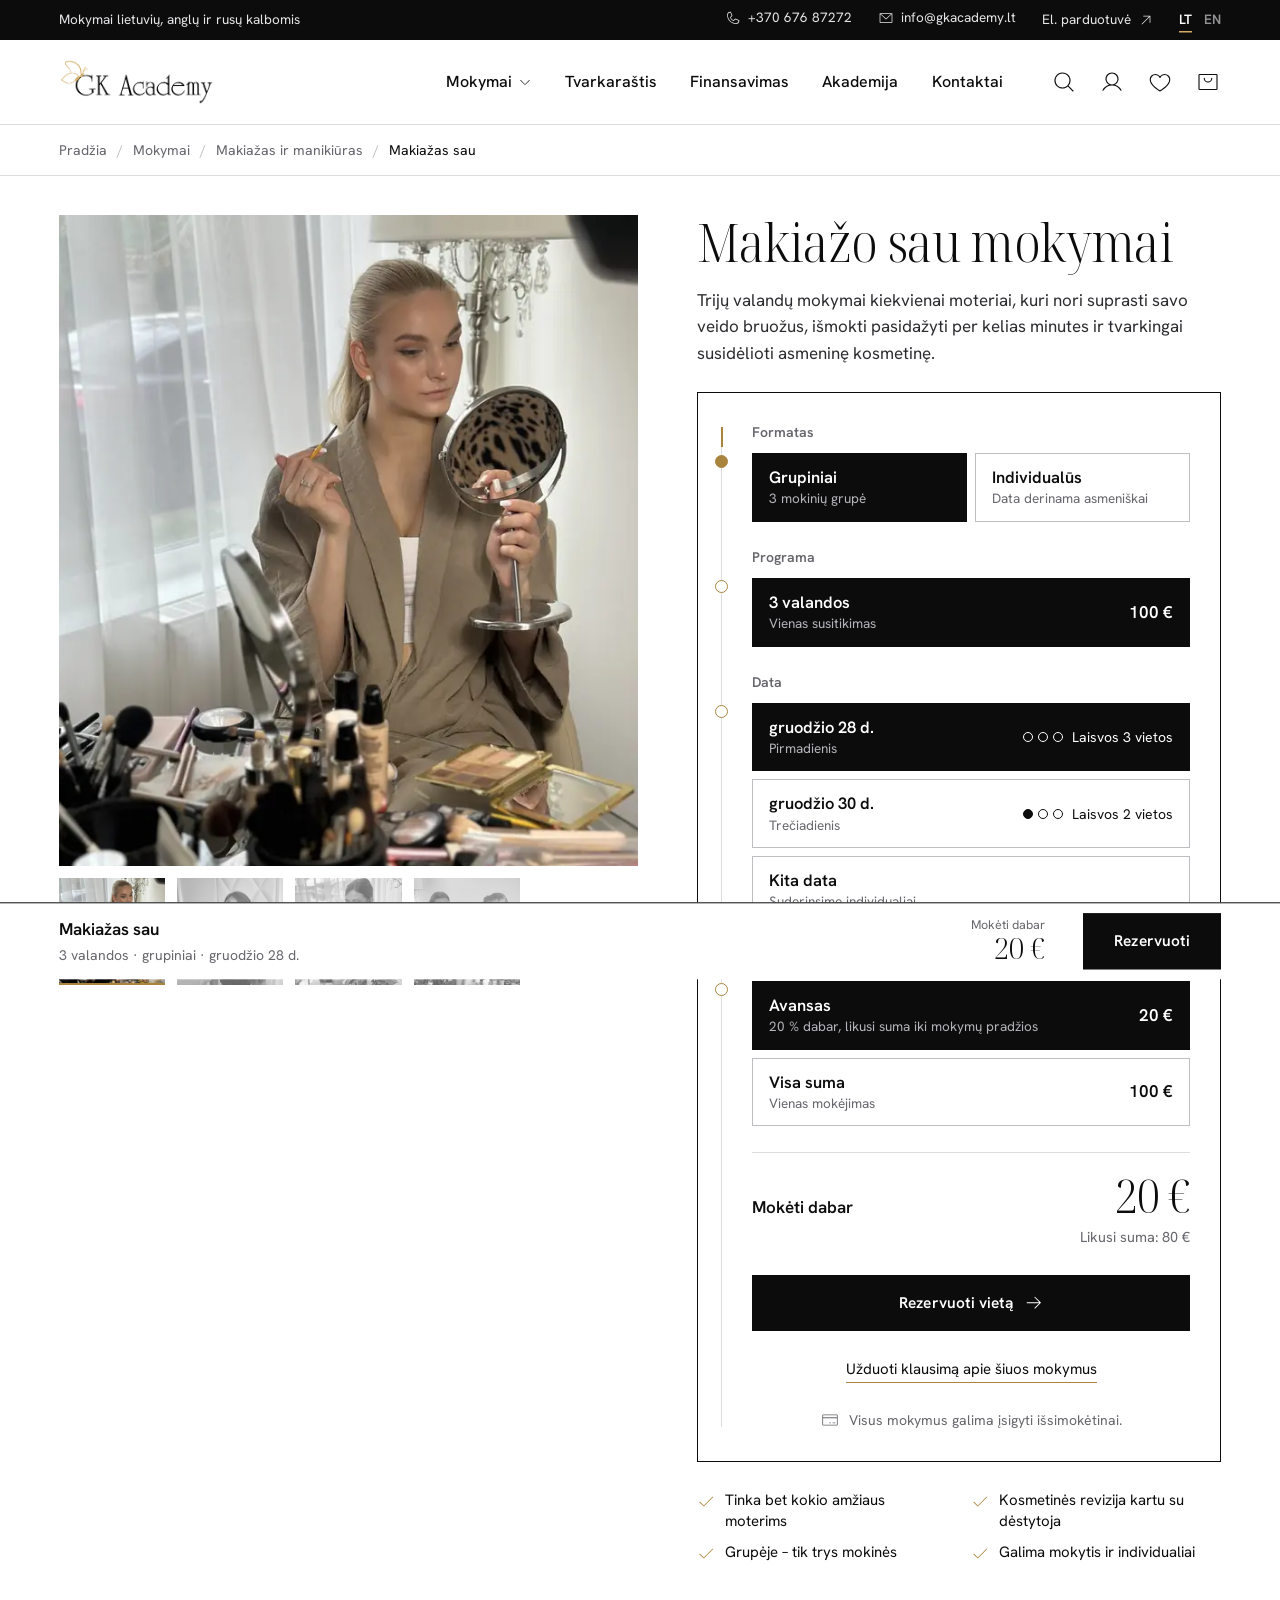
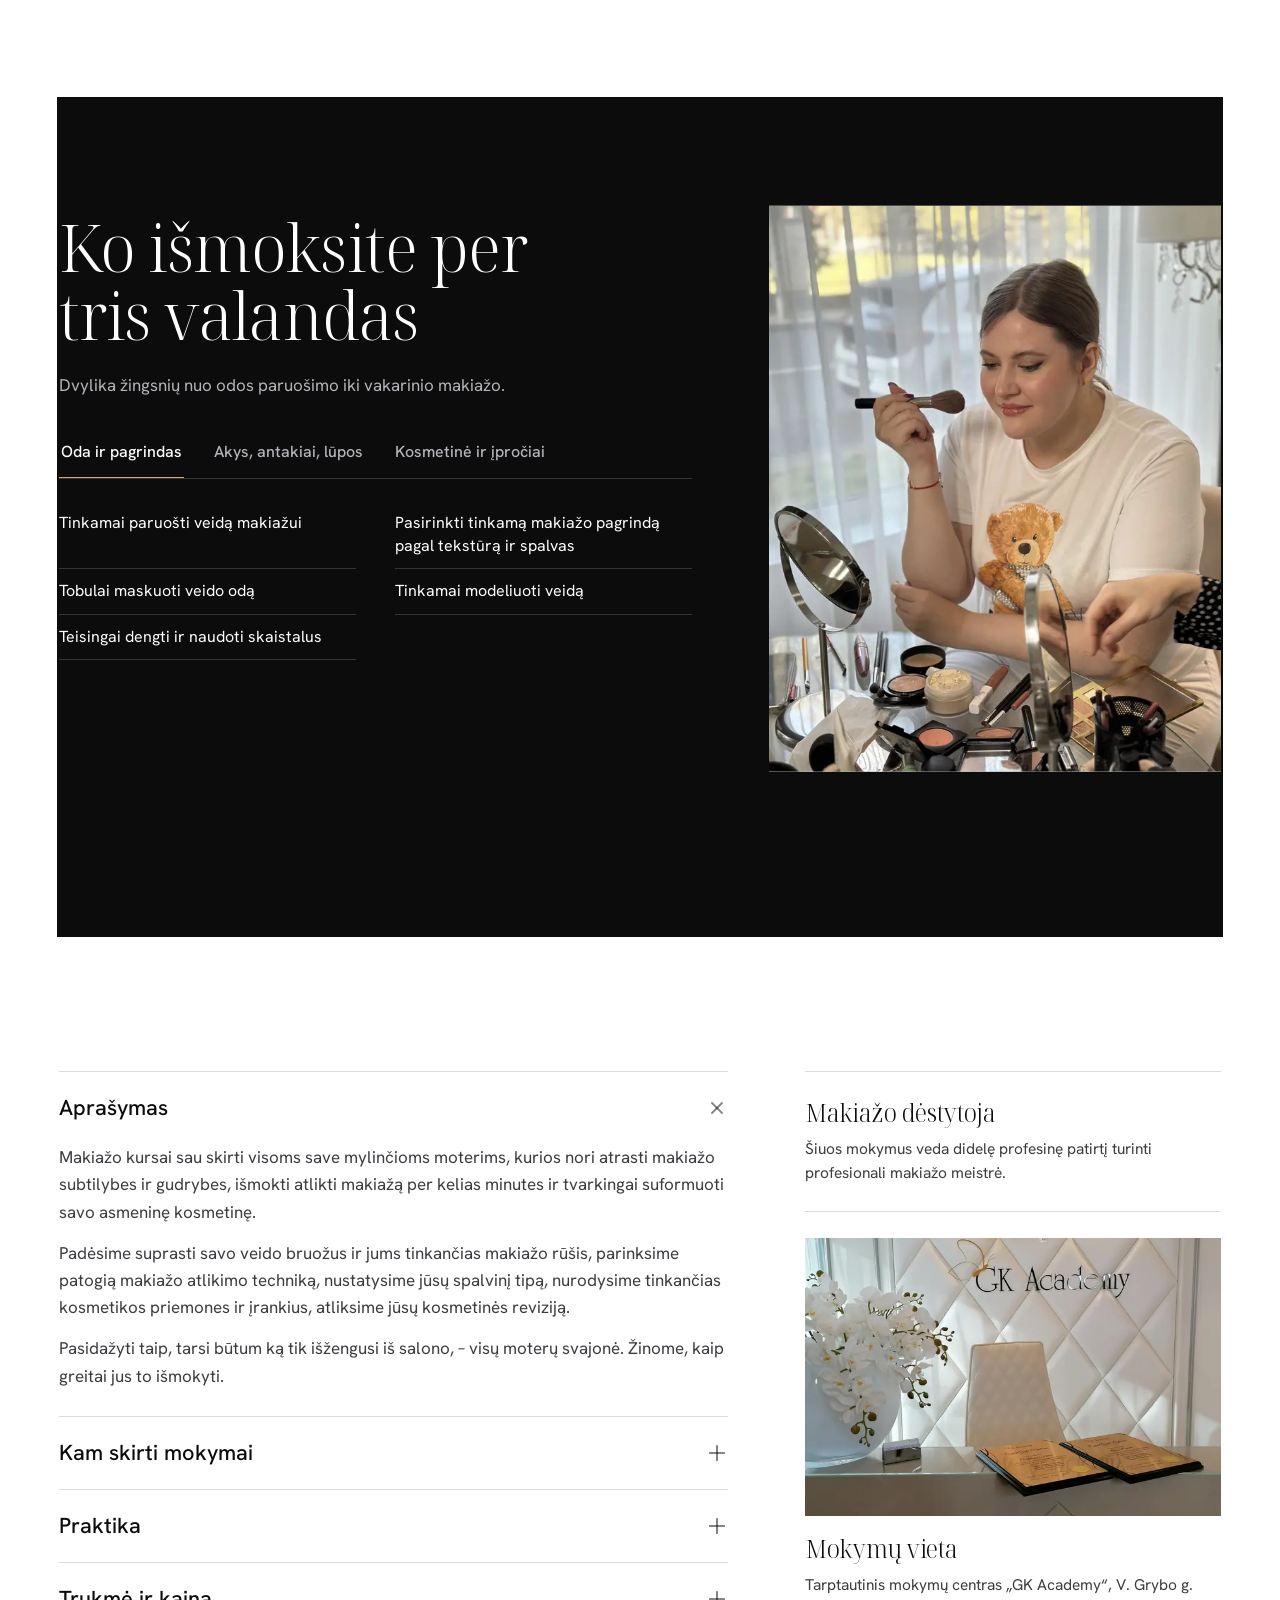
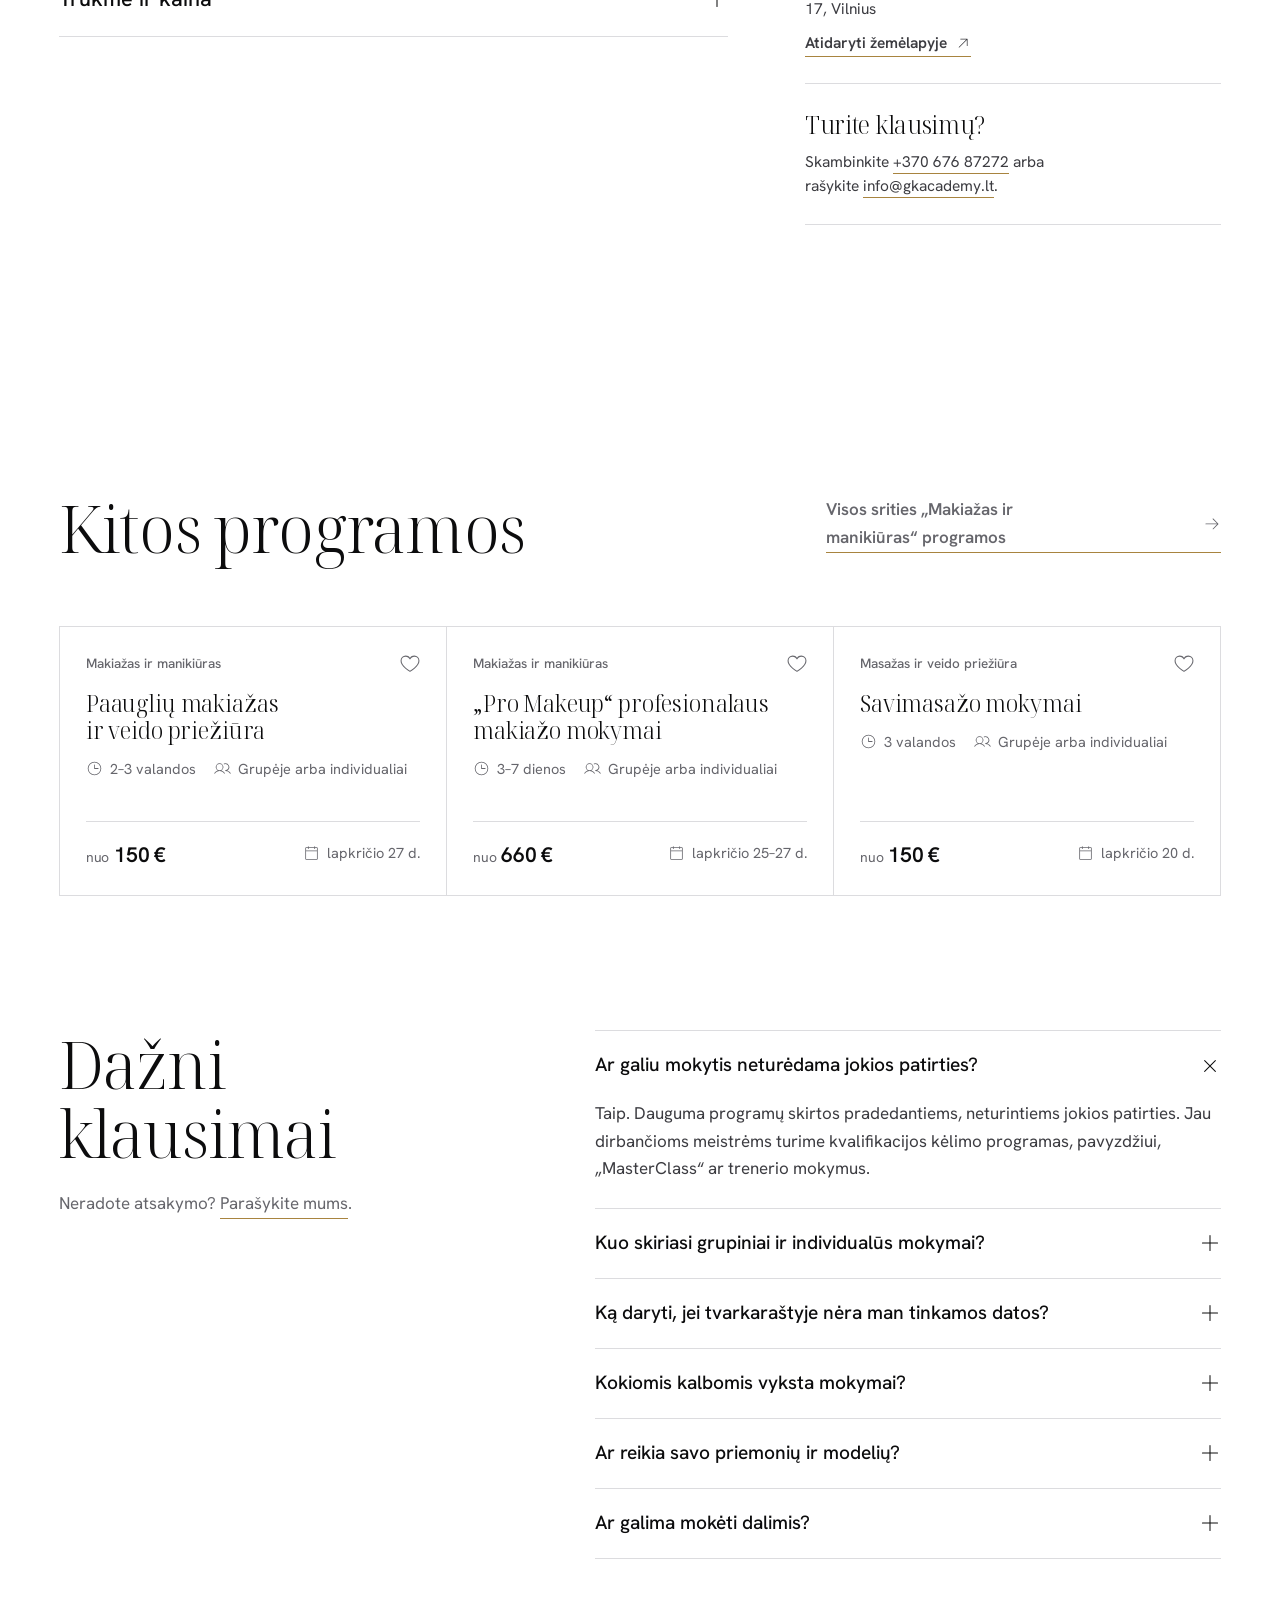
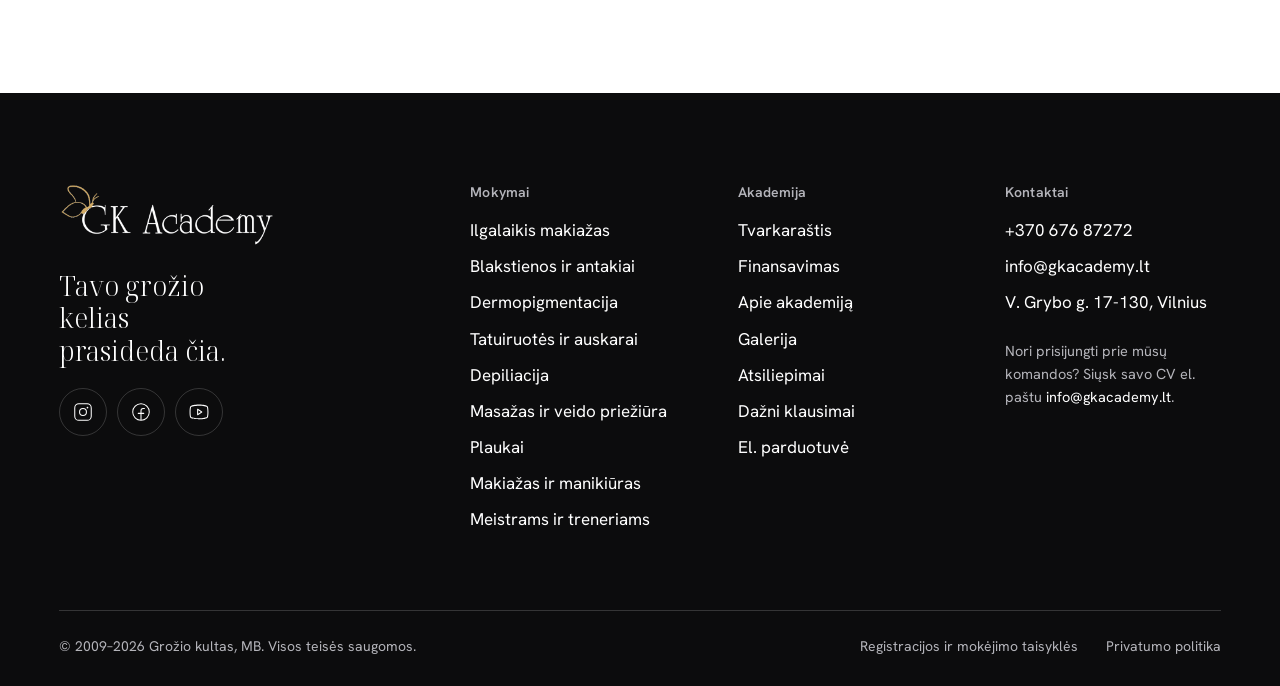
<file: mokymai-makiazas-sau.html>
<!doctype html>
<html lang="lt" class="no-js">
<head>
<meta charset="utf-8">
<meta name="viewport" content="width=device-width, initial-scale=1, viewport-fit=cover">
<title>Makiažo sau mokymai | GK Academy</title>
<meta name="description" content="Trijų valandų mokymai kiekvienai moteriai, kuri nori suprasti savo veido bruožus, išmokti pasidažyti per kelias minutes ir tvarkingai susidėlioti asmeninę kosmetinę.">
<!-- Demo versija klientui: prieš tikrą paleidimą šią žymą išimti. -->
<meta name="robots" content="noindex, nofollow">
<meta name="theme-color" content="#0C0C0D">
<meta name="color-scheme" content="light">
<link rel="icon" href="assets/img/brand/favicon-32.png" sizes="32x32" type="image/png">
<link rel="apple-touch-icon" href="assets/img/brand/favicon-180.png">
<link rel="preload" href="assets/fonts/NotoSerifDisplay.woff2" as="font" type="font/woff2" crossorigin>
<link rel="preload" href="assets/fonts/HankenGrotesk.woff2" as="font" type="font/woff2" crossorigin>
<link rel="preload" as="image" href="assets/img/photos/makiazas-veidrodis.webp" imagesrcset="assets/img/photos/makiazas-veidrodis-sm.webp 640w, assets/img/photos/makiazas-veidrodis.webp 1200w" imagesizes="(min-width: 1000px) 46vw, 92vw"><link rel="stylesheet" href="assets/css/base.css">
<link rel="stylesheet" href="assets/css/course.css"><!-- „js“ klasė įjungia judesį; „is-static“ jį išjungia (?static=1, „mažiau judesio“ arba jei scenarijai neįsikrovė per 4 s). -->
<script>(function(d){var c=d.documentElement.classList;c.remove('no-js');c.add('js');if(/[?&]static=1/.test(location.search)||matchMedia('(prefers-reduced-motion: reduce)').matches)c.add('is-static');setTimeout(function(){if(!window.GKReady)c.add('is-static')},4000)})(document)</script>
<script type="application/ld+json">{
 "@context": "https://schema.org",
 "@type": "Course",
 "name": "Makiažo sau mokymai",
 "description": "Trijų valandų mokymai kiekvienai moteriai, kuri nori suprasti savo veido bruožus, išmokti pasidažyti per kelias minutes ir tvarkingai susidėlioti asmeninę kosmetinę.",
 "inLanguage": [
  "lt",
  "en",
  "ru"
 ],
 "provider": {
  "@type": "EducationalOrganization",
  "name": "GK Academy",
  "address": "V. Grybo g. 17-130, Vilnius"
 },
 "offers": [
  {
   "@type": "Offer",
   "name": "3 valandos, grupiniai",
   "price": 100,
   "priceCurrency": "EUR",
   "category": "Paid"
  },
  {
   "@type": "Offer",
   "name": "3 valandos, individualūs",
   "price": 150,
   "priceCurrency": "EUR",
   "category": "Paid"
  }
 ],
 "hasCourseInstance": [
  {
   "@type": "CourseInstance",
   "courseMode": "Onsite",
   "startDate": "2026-11-27",
   "endDate": "2026-11-27",
   "location": "Tarptautinis mokymų centras „GK Academy“, V. Grybo g. 17, Vilnius"
  },
  {
   "@type": "CourseInstance",
   "courseMode": "Onsite",
   "startDate": "2026-12-28",
   "endDate": "2026-12-28",
   "location": "Tarptautinis mokymų centras „GK Academy“, V. Grybo g. 17, Vilnius"
  },
  {
   "@type": "CourseInstance",
   "courseMode": "Onsite",
   "startDate": "2026-12-30",
   "endDate": "2026-12-30",
   "location": "Tarptautinis mokymų centras „GK Academy“, V. Grybo g. 17, Vilnius"
  }
 ]
}</script></head>
<body class="page-course">
<a class="skip" href="#turinys">Pereiti prie turinio</a>
<svg xmlns="http://www.w3.org/2000/svg" width="0" height="0" style="position:absolute" aria-hidden="true" focusable="false">
<symbol id="i-arrow-left" viewBox="0 0 256 256"><path d="M222,128a6,6,0,0,1-6,6H54.49l61.75,61.76a6,6,0,1,1-8.48,8.48l-72-72a6,6,0,0,1,0-8.48l72-72a6,6,0,0,1,8.48,8.48L54.49,122H216A6,6,0,0,1,222,128Z"/></symbol>
<symbol id="i-arrow-right" viewBox="0 0 256 256"><path d="M220.24,132.24l-72,72a6,6,0,0,1-8.48-8.48L201.51,134H40a6,6,0,0,1,0-12H201.51L139.76,60.24a6,6,0,0,1,8.48-8.48l72,72A6,6,0,0,1,220.24,132.24Z"/></symbol>
<symbol id="i-arrow-up-right" viewBox="0 0 256 256"><path d="M198,64V168a6,6,0,0,1-12,0V78.48L68.24,196.24a6,6,0,0,1-8.48-8.48L177.52,70H88a6,6,0,0,1,0-12H192A6,6,0,0,1,198,64Z"/></symbol>
<symbol id="i-bell-ringing" viewBox="0 0 256 256"><path d="M223.05,69.33A6,6,0,0,1,215,66.76,96,96,0,0,0,180.8,29.08a6,6,0,0,1,6.4-10.15,109.26,109.26,0,0,1,38.41,42.31A6,6,0,0,1,223.05,69.33ZM41,66.76A96,96,0,0,1,75.2,29.08a6,6,0,0,0-6.4-10.15A109.26,109.26,0,0,0,30.39,61.24,6,6,0,1,0,41,66.76Zm179,110.18A14,14,0,0,1,208,198h-42.5a38,38,0,0,1-75,0H48a14,14,0,0,1-12.06-21.06C45.13,161.09,50,138.63,50,112a78,78,0,0,1,156,0C206,139,210.74,160.86,220.08,176.94ZM153.29,198H102.71a26,26,0,0,0,50.58,0Zm56.42-15C199.29,165,194,141.15,194,112a66,66,0,0,0-132,0c0,29.16-5.29,53-15.71,71a2,2,0,0,0,0,2,1.9,1.9,0,0,0,1.7,1H208a1.9,1.9,0,0,0,1.7-1A2,2,0,0,0,209.71,183Z"/></symbol>
<symbol id="i-calendar-blank" viewBox="0 0 256 256"><path d="M208,34H182V24a6,6,0,0,0-12,0V34H86V24a6,6,0,0,0-12,0V34H48A14,14,0,0,0,34,48V208a14,14,0,0,0,14,14H208a14,14,0,0,0,14-14V48A14,14,0,0,0,208,34ZM48,46H74V56a6,6,0,0,0,12,0V46h84V56a6,6,0,0,0,12,0V46h26a2,2,0,0,1,2,2V82H46V48A2,2,0,0,1,48,46ZM208,210H48a2,2,0,0,1-2-2V94H210V208A2,2,0,0,1,208,210Z"/></symbol>
<symbol id="i-caret-down" viewBox="0 0 256 256"><path d="M212.24,100.24l-80,80a6,6,0,0,1-8.48,0l-80-80a6,6,0,0,1,8.48-8.48L128,167.51l75.76-75.75a6,6,0,0,1,8.48,8.48Z"/></symbol>
<symbol id="i-certificate" viewBox="0 0 256 256"><path d="M126,136a6,6,0,0,1-6,6H72a6,6,0,0,1,0-12h48A6,6,0,0,1,126,136Zm-6-38H72a6,6,0,0,0,0,12h48a6,6,0,0,0,0-12Zm110,62.62V224a6,6,0,0,1-9,5.21l-25-14.3-25,14.3a6,6,0,0,1-9-5.21V198H40a14,14,0,0,1-14-14V56A14,14,0,0,1,40,42H216a14,14,0,0,1,14,14V87.38a49.91,49.91,0,0,1,0,73.24ZM196,86a38,38,0,1,0,38,38A38,38,0,0,0,196,86ZM162,186V160.62a50,50,0,0,1,56-81.51V56a2,2,0,0,0-2-2H40a2,2,0,0,0-2,2V184a2,2,0,0,0,2,2Zm56-17.11a49.91,49.91,0,0,1-44,0v44.77l19-10.87a6,6,0,0,1,6,0l19,10.87Z"/></symbol>
<symbol id="i-check" viewBox="0 0 256 256"><path d="M228.24,76.24l-128,128a6,6,0,0,1-8.48,0l-56-56a6,6,0,0,1,8.48-8.48L96,191.51,219.76,67.76a6,6,0,0,1,8.48,8.48Z"/></symbol>
<symbol id="i-clock" viewBox="0 0 256 256"><path d="M128,26A102,102,0,1,0,230,128,102.12,102.12,0,0,0,128,26Zm0,192a90,90,0,1,1,90-90A90.1,90.1,0,0,1,128,218Zm62-90a6,6,0,0,1-6,6H128a6,6,0,0,1-6-6V72a6,6,0,0,1,12,0v50h50A6,6,0,0,1,190,128Z"/></symbol>
<symbol id="i-credit-card" viewBox="0 0 256 256"><path d="M224,50H32A14,14,0,0,0,18,64V192a14,14,0,0,0,14,14H224a14,14,0,0,0,14-14V64A14,14,0,0,0,224,50ZM32,62H224a2,2,0,0,1,2,2V90H30V64A2,2,0,0,1,32,62ZM224,194H32a2,2,0,0,1-2-2V102H226v90A2,2,0,0,1,224,194Zm-18-26a6,6,0,0,1-6,6H168a6,6,0,0,1,0-12h32A6,6,0,0,1,206,168Zm-64,0a6,6,0,0,1-6,6H120a6,6,0,0,1,0-12h16A6,6,0,0,1,142,168Z"/></symbol>
<symbol id="i-envelope-simple" viewBox="0 0 256 256"><path d="M224,50H32a6,6,0,0,0-6,6V192a14,14,0,0,0,14,14H216a14,14,0,0,0,14-14V56A6,6,0,0,0,224,50ZM208.58,62,128,135.86,47.42,62ZM216,194H40a2,2,0,0,1-2-2V69.64l86,78.78a6,6,0,0,0,8.1,0L218,69.64V192A2,2,0,0,1,216,194Z"/></symbol>
<symbol id="i-facebook-logo" viewBox="0 0 256 256"><path d="M128,26A102,102,0,1,0,230,128,102.12,102.12,0,0,0,128,26Zm6,191.8V150h26a6,6,0,0,0,0-12H134V112a18,18,0,0,1,18-18h16a6,6,0,0,0,0-12H152a30,30,0,0,0-30,30v26H96a6,6,0,0,0,0,12h26v67.8a90,90,0,1,1,12,0Z"/></symbol>
<symbol id="i-heart-fill" viewBox="0 0 256 256"><path d="M240,102c0,70-103.79,126.66-108.21,129a8,8,0,0,1-7.58,0C119.79,228.66,16,172,16,102A62.07,62.07,0,0,1,78,40c20.65,0,38.73,8.88,50,23.89C139.27,48.88,157.35,40,178,40A62.07,62.07,0,0,1,240,102Z"/></symbol>
<symbol id="i-heart" viewBox="0 0 256 256"><path d="M178,42c-21,0-39.26,9.47-50,25.34C117.26,51.47,99,42,78,42a60.07,60.07,0,0,0-60,60c0,29.2,18.2,59.59,54.1,90.31a334.68,334.68,0,0,0,53.06,37,6,6,0,0,0,5.68,0,334.68,334.68,0,0,0,53.06-37C219.8,161.59,238,131.2,238,102A60.07,60.07,0,0,0,178,42ZM128,217.11C111.59,207.64,30,157.72,30,102A48.05,48.05,0,0,1,78,54c20.28,0,37.31,10.83,44.45,28.27a6,6,0,0,0,11.1,0C140.69,64.83,157.72,54,178,54a48.05,48.05,0,0,1,48,48C226,157.72,144.41,207.64,128,217.11Z"/></symbol>
<symbol id="i-instagram-logo" viewBox="0 0 256 256"><path d="M128,82a46,46,0,1,0,46,46A46.06,46.06,0,0,0,128,82Zm0,80a34,34,0,1,1,34-34A34,34,0,0,1,128,162ZM176,26H80A54.06,54.06,0,0,0,26,80v96a54.06,54.06,0,0,0,54,54h96a54.06,54.06,0,0,0,54-54V80A54.06,54.06,0,0,0,176,26Zm42,150a42,42,0,0,1-42,42H80a42,42,0,0,1-42-42V80A42,42,0,0,1,80,38h96a42,42,0,0,1,42,42ZM190,76a10,10,0,1,1-10-10A10,10,0,0,1,190,76Z"/></symbol>
<symbol id="i-list" viewBox="0 0 256 256"><path d="M222,128a6,6,0,0,1-6,6H40a6,6,0,0,1,0-12H216A6,6,0,0,1,222,128ZM40,70H216a6,6,0,0,0,0-12H40a6,6,0,0,0,0,12ZM216,186H40a6,6,0,0,0,0,12H216a6,6,0,0,0,0-12Z"/></symbol>
<symbol id="i-magnifying-glass" viewBox="0 0 256 256"><path d="M228.24,219.76l-51.38-51.38a86.15,86.15,0,1,0-8.48,8.48l51.38,51.38a6,6,0,0,0,8.48-8.48ZM38,112a74,74,0,1,1,74,74A74.09,74.09,0,0,1,38,112Z"/></symbol>
<symbol id="i-map-pin" viewBox="0 0 256 256"><path d="M128,66a38,38,0,1,0,38,38A38,38,0,0,0,128,66Zm0,64a26,26,0,1,1,26-26A26,26,0,0,1,128,130Zm0-112a86.1,86.1,0,0,0-86,86c0,30.91,14.34,63.74,41.47,94.94a252.32,252.32,0,0,0,41.09,38,6,6,0,0,0,6.88,0,252.32,252.32,0,0,0,41.09-38c27.13-31.2,41.47-64,41.47-94.94A86.1,86.1,0,0,0,128,18Zm0,206.51C113,212.93,54,163.62,54,104a74,74,0,0,1,148,0C202,163.62,143,212.93,128,224.51Z"/></symbol>
<symbol id="i-phone" viewBox="0 0 256 256"><path d="M221.59,160.3l-47.24-21.17a14,14,0,0,0-13.28,1.22,4.81,4.81,0,0,0-.56.42l-24.69,21a1.88,1.88,0,0,1-1.68.06c-15.87-7.66-32.31-24-40-39.65a1.91,1.91,0,0,1,0-1.68l21.07-25a6.13,6.13,0,0,0,.42-.58,14,14,0,0,0,1.12-13.27L95.73,34.49a14,14,0,0,0-14.56-8.38A54.24,54.24,0,0,0,34,80c0,78.3,63.7,142,142,142a54.25,54.25,0,0,0,53.89-47.17A14,14,0,0,0,221.59,160.3ZM176,210C104.32,210,46,151.68,46,80A42.23,42.23,0,0,1,82.67,38h.23a2,2,0,0,1,1.84,1.31l21.1,47.11a2,2,0,0,1,0,1.67L84.73,113.15a4.73,4.73,0,0,0-.43.57,14,14,0,0,0-.91,13.73c8.87,18.16,27.17,36.32,45.53,45.19a14,14,0,0,0,13.77-1c.19-.13.38-.27.56-.42l24.68-21a1.92,1.92,0,0,1,1.6-.1l47.25,21.17a2,2,0,0,1,1.21,2A42.24,42.24,0,0,1,176,210Z"/></symbol>
<symbol id="i-play-fill" viewBox="0 0 256 256"><path d="M240,128a15.74,15.74,0,0,1-7.6,13.51L88.32,229.65a16,16,0,0,1-16.2.3A15.86,15.86,0,0,1,64,216.13V39.87a15.86,15.86,0,0,1,8.12-13.82,16,16,0,0,1,16.2.3L232.4,114.49A15.74,15.74,0,0,1,240,128Z"/></symbol>
<symbol id="i-plus" viewBox="0 0 256 256"><path d="M222,128a6,6,0,0,1-6,6H134v82a6,6,0,0,1-12,0V134H40a6,6,0,0,1,0-12h82V40a6,6,0,0,1,12,0v82h82A6,6,0,0,1,222,128Z"/></symbol>
<symbol id="i-shopping-bag" viewBox="0 0 256 256"><path d="M216,42H40A14,14,0,0,0,26,56V200a14,14,0,0,0,14,14H216a14,14,0,0,0,14-14V56A14,14,0,0,0,216,42Zm2,158a2,2,0,0,1-2,2H40a2,2,0,0,1-2-2V56a2,2,0,0,1,2-2H216a2,2,0,0,1,2,2ZM174,88a46,46,0,0,1-92,0,6,6,0,0,1,12,0,34,34,0,0,0,68,0,6,6,0,0,1,12,0Z"/></symbol>
<symbol id="i-trash" viewBox="0 0 256 256"><path d="M216,50H174V40a22,22,0,0,0-22-22H104A22,22,0,0,0,82,40V50H40a6,6,0,0,0,0,12H50V208a14,14,0,0,0,14,14H192a14,14,0,0,0,14-14V62h10a6,6,0,0,0,0-12ZM94,40a10,10,0,0,1,10-10h48a10,10,0,0,1,10,10V50H94ZM194,208a2,2,0,0,1-2,2H64a2,2,0,0,1-2-2V62H194ZM110,104v64a6,6,0,0,1-12,0V104a6,6,0,0,1,12,0Zm48,0v64a6,6,0,0,1-12,0V104a6,6,0,0,1,12,0Z"/></symbol>
<symbol id="i-user" viewBox="0 0 256 256"><path d="M229.19,213c-15.81-27.32-40.63-46.49-69.47-54.62a70,70,0,1,0-63.44,0C67.44,166.5,42.62,185.67,26.81,213a6,6,0,1,0,10.38,6C56.4,185.81,90.34,166,128,166s71.6,19.81,90.81,53a6,6,0,1,0,10.38-6ZM70,96a58,58,0,1,1,58,58A58.07,58.07,0,0,1,70,96Z"/></symbol>
<symbol id="i-users" viewBox="0 0 256 256"><path d="M112.6,158.43a58,58,0,1,0-57.2,0A93.83,93.83,0,0,0,5.21,196.72a6,6,0,0,0,10.05,6.56,82,82,0,0,1,137.48,0,6,6,0,0,0,10-6.56A93.83,93.83,0,0,0,112.6,158.43ZM38,108a46,46,0,1,1,46,46A46.06,46.06,0,0,1,38,108Zm211,97a6,6,0,0,1-8.3-1.74A81.8,81.8,0,0,0,172,166a6,6,0,0,1,0-12,46,46,0,1,0-17.08-88.73,6,6,0,1,1-4.46-11.14,58,58,0,0,1,50.14,104.3,93.83,93.83,0,0,1,50.19,38.29A6,6,0,0,1,249,205Z"/></symbol>
<symbol id="i-x" viewBox="0 0 256 256"><path d="M204.24,195.76a6,6,0,1,1-8.48,8.48L128,136.49,60.24,204.24a6,6,0,0,1-8.48-8.48L119.51,128,51.76,60.24a6,6,0,0,1,8.48-8.48L128,119.51l67.76-67.75a6,6,0,0,1,8.48,8.48L136.49,128Z"/></symbol>
<symbol id="i-youtube-logo" viewBox="0 0 256 256"><path d="M163.33,123l-48-32A6,6,0,0,0,106,96v64a6,6,0,0,0,9.33,5l48-32a6,6,0,0,0,0-10ZM118,148.79V107.21L149.18,128ZM232.4,70a22,22,0,0,0-13.28-15C185,41.79,130.27,42,128,42s-57-.21-91.16,13A22,22,0,0,0,23.6,70C21.05,79.89,18,98,18,128s3.05,48.11,5.6,58a22,22,0,0,0,13.28,15C71,214.21,125.72,214,128,214h.71c6.91,0,58-.44,90.45-13a22,22,0,0,0,13.28-15c2.55-9.87,5.6-27.93,5.6-58S235,79.89,232.4,70ZM220.78,183a10,10,0,0,1-6,6.86C182.78,202.19,128.58,202,128,202s-54.71.2-86.75-12.17a10,10,0,0,1-6-6.86C32.84,173.78,30,156.78,30,128s2.84-45.78,5.22-55a10,10,0,0,1,6-6.86C72.06,54.26,123.53,54,127.76,54H128c.54,0,54.71-.2,86.75,12.17a10,10,0,0,1,6,6.86c2.38,9.19,5.22,26.19,5.22,55S223.16,173.78,220.78,183Z"/></symbol>
</svg>
<!-- XStore: Header Builder (Elementor), viršutinis konteineris: Text Editor + XStore „Icon List“ + kalbų perjungiklis (WPML / Polylang valdiklis). -->
<div class="topbar">
  <div class="wrap topbar__in">
    <p class="topbar__note">Mokymai lietuvių, anglų ir rusų kalbomis</p>
    <ul class="topbar__links">
      <li><a href="tel:+37067687272"><svg class="ico " aria-hidden="true" focusable="false"><use href="#i-phone"/></svg>+370 676 87272</a></li>
      <li class="topbar__mail"><a href="mailto:info@gkacademy.lt"><svg class="ico " aria-hidden="true" focusable="false"><use href="#i-envelope-simple"/></svg>info@gkacademy.lt</a></li>
      <li class="topbar__shop"><a href="http://www.groziokultas.lt/lt" target="_blank" rel="noopener">El. parduotuvė<svg class="ico " aria-hidden="true" focusable="false"><use href="#i-arrow-up-right"/></svg></a></li>
      <li class="lang" aria-label="Kalba"><span aria-current="true">LT</span><a href="#" lang="en" hreflang="en" data-demo="Anglišką versiją parengsime patvirtinus projektą.">EN</a></li>
    </ul>
  </div>
</div>

<!-- XStore: Header Builder (Elementor): „Site Logo“, „Nav Menu“, „Mega Menu“ (theme-etheme_mega_menu), „Popup Search“ arba „Header Ajax Search“, „My Account“, „Wishlist“, „Shopping Cart“ (off-canvas), „Mobile Menu“; konteinerio sticky tipas „smart“. -->
<header class="header" data-header>
  <div class="wrap header__in">
    <a class="logo" href="index.html" aria-label="GK Academy: pradžios puslapis"><img src="assets/img/brand/logo-ink.png" width="354" height="105" alt="GK Academy"></a>

    <nav class="nav" aria-label="Pagrindinis meniu">
      <ul>
        <li><button class="nav__btn" type="button" aria-expanded="false" aria-controls="mega" data-mega-toggle>Mokymai<svg class="ico " aria-hidden="true" focusable="false"><use href="#i-caret-down"/></svg></button></li>
        <li><a href="index.html#tvarkarastis">Tvarkaraštis</a></li>
        <li><a href="index.html#finansavimas">Finansavimas</a></li>
        <li><a href="index.html#akademija">Akademija</a></li>
        <li><a href="index.html#kontaktai">Kontaktai</a></li>
      </ul>
    </nav>

    <div class="tools">
      <button class="tools__b" type="button" data-open="search" aria-label="Ieškoti mokymų"><svg class="ico " aria-hidden="true" focusable="false"><use href="#i-magnifying-glass"/></svg></button>
      <a class="tools__b tools__b--acc" href="#" data-demo="Mokinio paskyra (registracijos, mokėjimai, dokumentai) bus sukurta kitame etape." aria-label="Paskyra"><svg class="ico " aria-hidden="true" focusable="false"><use href="#i-user"/></svg></a>
      <a class="tools__b" href="index.html#katalogas" data-wish-open aria-label="Įsimintos programos"><svg class="ico " aria-hidden="true" focusable="false"><use href="#i-heart"/></svg><span class="tools__n" data-wish-count hidden>0</span></a>
      <button class="tools__b" type="button" data-open="cart" aria-label="Rezervacijos"><svg class="ico " aria-hidden="true" focusable="false"><use href="#i-shopping-bag"/></svg><span class="tools__n" data-cart-count hidden>0</span></button>
      <button class="tools__b tools__b--menu" type="button" data-open="menu" aria-label="Meniu"><svg class="ico " aria-hidden="true" focusable="false"><use href="#i-list"/></svg></button>
    </div>
  </div>

  <!-- XStore: „Mega Menu“ turinys – „Static Block“ (etheme_static_block) su „Menu List“ (et_menu_list) valdikliais kiekvienai sričiai. -->
  <div class="mega" id="mega" hidden>
    <div class="wrap mega__in">
      <div class="mega__cols">
        <div class="mega__g">
          <a class="mega__cat" href="index.html#katalogas" data-cat-link="pmu">Ilgalaikis makiažas</a>
          <ul>
            <li><a href="mokymai-ilgalaikis-makiazas.html">Ilgalaikis makiažas: antakiai, lūpos, akys</a></li>
            <li><a href="#" data-demo="Šios programos puslapis bus sukurtas patvirtinus projektą.">Ilgalaikis makiažas: antakiai</a></li>
            <li><a href="#" data-demo="Šios programos puslapis bus sukurtas patvirtinus projektą.">Ilgalaikis makiažas: akys ir lūpos</a></li>
            <li><a href="#" data-demo="Šios programos puslapis bus sukurtas patvirtinus projektą.">Plaukelinė technika „Hair by Hair“</a></li>
            <li><a href="#" data-demo="Šios programos puslapis bus sukurtas patvirtinus projektą.">Ilgalaikio makiažo „MasterClass“</a></li>
            <li><a href="#" data-demo="Šios programos puslapis bus sukurtas patvirtinus projektą.">Šalinimas lazeriu</a></li>
            <li><a href="#" data-demo="Šios programos puslapis bus sukurtas patvirtinus projektą.">Šalinimas removeriais</a></li>
            <li><a href="#" data-demo="Šios programos puslapis bus sukurtas patvirtinus projektą.">Ilgalaikio makiažo trenerio mokymai</a></li>
          </ul>
        </div>
        <div class="mega__g">
          <a class="mega__cat" href="index.html#katalogas" data-cat-link="blakstienos">Blakstienos ir antakiai</a>
          <ul>
            <li><a href="#" data-demo="Šios programos puslapis bus sukurtas patvirtinus projektą.">Blakstienų priauginimas</a></li>
            <li><a href="#" data-demo="Šios programos puslapis bus sukurtas patvirtinus projektą.">„New Trend“ blakstienų stilizavimas</a></li>
            <li><a href="#" data-demo="Šios programos puslapis bus sukurtas patvirtinus projektą.">Blakstienų laminavimas</a></li>
            <li><a href="#" data-demo="Šios programos puslapis bus sukurtas patvirtinus projektą.">Antakių ir blakstienų laminavimas</a></li>
            <li><a href="mokymai-antakiu-dizainas.html">Antakių dizainas, architektūra ir laminavimas</a></li>
          </ul>
        </div>
        <div class="mega__g">
          <a class="mega__cat" href="index.html#katalogas" data-cat-link="dermo">Dermopigmentacija</a>
          <ul>
            <li><a href="#" data-demo="Šios programos puslapis bus sukurtas patvirtinus projektą.">Aureolės mikropigmentacija</a></li>
            <li><a href="#" data-demo="Šios programos puslapis bus sukurtas patvirtinus projektą.">Randų ir vitiligo dermopigmentacija</a></li>
            <li><a href="#" data-demo="Šios programos puslapis bus sukurtas patvirtinus projektą.">Skalpo dermopigmentacija</a></li>
          </ul>
        </div>
        <div class="mega__g">
          <a class="mega__cat" href="index.html#katalogas" data-cat-link="tattoo">Tatuiruotės ir auskarai</a>
          <ul>
            <li><a href="#" data-demo="Šios programos puslapis bus sukurtas patvirtinus projektą.">„Small tattoo“</a></li>
            <li><a href="#" data-demo="Šios programos puslapis bus sukurtas patvirtinus projektą.">Auskarų vėrimas</a></li>
            <li><a href="#" data-demo="Šios programos puslapis bus sukurtas patvirtinus projektą.">Kūno auskarų vėrimas</a></li>
          </ul>
        </div>
        <div class="mega__g">
          <a class="mega__cat" href="index.html#katalogas" data-cat-link="depiliacija">Depiliacija</a>
          <ul>
            <li><a href="#" data-demo="Šios programos puslapis bus sukurtas patvirtinus projektą.">Kūno ir veido depiliacija</a></li>
            <li><a href="#" data-demo="Šios programos puslapis bus sukurtas patvirtinus projektą.">Vyrų depiliacija</a></li>
          </ul>
        </div>
        <div class="mega__g">
          <a class="mega__cat" href="index.html#katalogas" data-cat-link="masazas">Masažas ir veido priežiūra</a>
          <ul>
            <li><a href="#" data-demo="Šios programos puslapis bus sukurtas patvirtinus projektą.">Klasikinis ir liftinguojantis veido masažas</a></li>
            <li><a href="#" data-demo="Šios programos puslapis bus sukurtas patvirtinus projektą.">„Kobido“ veido masažas</a></li>
            <li><a href="#" data-demo="Šios programos puslapis bus sukurtas patvirtinus projektą.">Limfodrenažinis veido masažas</a></li>
            <li><a href="#" data-demo="Šios programos puslapis bus sukurtas patvirtinus projektą.">Aparatinės procedūros „Renew Skin“</a></li>
            <li><a href="#" data-demo="Šios programos puslapis bus sukurtas patvirtinus projektą.">Savimasažas</a></li>
          </ul>
        </div>
        <div class="mega__g">
          <a class="mega__cat" href="index.html#katalogas" data-cat-link="plaukai">Plaukai</a>
          <ul>
            <li><a href="#" data-demo="Šios programos puslapis bus sukurtas patvirtinus projektą.">Plaukų priauginimas</a></li>
            <li><a href="#" data-demo="Šios programos puslapis bus sukurtas patvirtinus projektą.">Kasyčių pynimas „Drakoniukai“</a></li>
            <li><a href="#" data-demo="Šios programos puslapis bus sukurtas patvirtinus projektą.">Kasytės iš sintetinio pluošto</a></li>
            <li><a href="#" data-demo="Šios programos puslapis bus sukurtas patvirtinus projektą.">3D afro garbanos</a></li>
            <li><a href="#" data-demo="Šios programos puslapis bus sukurtas patvirtinus projektą.">Proginės šukuosenos</a></li>
          </ul>
        </div>
        <div class="mega__g">
          <a class="mega__cat" href="index.html#katalogas" data-cat-link="makiazas">Makiažas ir manikiūras</a>
          <ul>
            <li><a href="#" data-demo="Šios programos puslapis bus sukurtas patvirtinus projektą.">„Pro Makeup“ profesionalus makiažas</a></li>
            <li><a href="mokymai-makiazas-sau.html">Makiažas sau</a></li>
            <li><a href="#" data-demo="Šios programos puslapis bus sukurtas patvirtinus projektą.">Paauglių makiažas ir veido priežiūra</a></li>
            <li><a href="#" data-demo="Šios programos puslapis bus sukurtas patvirtinus projektą.">Bazinis manikiūras</a></li>
          </ul>
        </div>
        <div class="mega__g">
          <a class="mega__cat" href="index.html#katalogas" data-cat-link="meistrams">Meistrams ir treneriams</a>
          <ul>
            <li><a href="#" data-demo="Šios programos puslapis bus sukurtas patvirtinus projektą.">Fotografavimas telefonu</a></li>
            <li><a href="#" data-demo="Šios programos puslapis bus sukurtas patvirtinus projektą.">Trenerio mokymai</a></li>
          </ul>
        </div>
      </div>
      <a class="mega__all" href="index.html#katalogas" data-cat-link="">Visi mokymai (37)<svg class="ico " aria-hidden="true" focusable="false"><use href="#i-arrow-right"/></svg></a>
    </div>
  </div>
</header><main id="turinys">

<!-- XStore: Single Product Builder, „Breadcrumb“ (woocommerce-etheme_breadcrumb). -->
<nav class="crumbs" aria-label="Kelias">
  <ol class="wrap">
    <li><a href="index.html">Pradžia</a></li>
    <li><a href="index.html#katalogas" data-cat-link="">Mokymai</a></li>
    <li><a href="index.html#katalogas" data-cat-link="makiazas">Makiažas ir manikiūras</a></li>
    <li aria-current="page">Makiažas sau</li>
  </ol>
</nav>

<section class="pdp" data-course-id="makiazas-sau">
  <div class="wrap pdp__grid">

    <!-- XStore: „Product Images“ (woocommerce-product-etheme_product_images): miniatiūros apačioje, lightbox; lipnus stulpelis – XStore „Sticky Column“ (Elementor stulpelio nustatymas).
         Papildomai (child theme): nespalvota nuotrauka, kuri nusispalvina pasirodžiusi ekrane. -->
    <div class="pdp__gallery" data-gallery>
      <div class="pdp__stage">
        <figure class="pdp__slide is-on" data-slide="0">
          <span class="ph " data-pigment="view"><img src="assets/img/photos/makiazas-veidrodis.webp" srcset="assets/img/photos/makiazas-veidrodis-sm.webp 640w, assets/img/photos/makiazas-veidrodis.webp 1200w" sizes="(min-width: 1000px) 46vw, 92vw" width="1200" height="1600" alt="Mokinė dažosi prie veidrodžio makiažo sau mokymuose" fetchpriority="high"></span>

        </figure>
        <figure class="pdp__slide" data-slide="1">
          <span class="ph " data-pigment="view"><img src="assets/img/photos/makiazas-veidrodelis.webp" srcset="assets/img/photos/makiazas-veidrodelis-sm.webp 640w, assets/img/photos/makiazas-veidrodelis.webp 1200w" sizes="(min-width: 1000px) 46vw, 92vw" width="1200" height="1600" alt="Mokinė su pudrine ir šepetėliu" loading="lazy" decoding="async"></span>

        </figure>
        <figure class="pdp__slide" data-slide="2">
          <span class="ph " data-pigment="view"><img src="assets/img/photos/makiazas-sepetelis.webp" srcset="assets/img/photos/makiazas-sepetelis-sm.webp 640w, assets/img/photos/makiazas-sepetelis.webp 1200w" sizes="(min-width: 1000px) 46vw, 92vw" width="1200" height="1600" alt="Mokinė dengia makiažo pagrindą" loading="lazy" decoding="async"></span>

        </figure>
        <figure class="pdp__slide" data-slide="3">
          <span class="ph " data-pigment="view"><img src="assets/img/photos/makiazas-pora.webp" srcset="assets/img/photos/makiazas-pora-sm.webp 640w, assets/img/photos/makiazas-pora.webp 1091w" sizes="(min-width: 1000px) 46vw, 92vw" width="1091" height="1899" alt="Dėstytoja ir mokinė prie kosmetikos priemonių" loading="lazy" decoding="async"></span>

        </figure>
      </div>
      <ul class="pdp__thumbs">
        <li><button type="button" data-thumb="0" aria-label="Rodyti 1 nuotrauką" aria-current="true"><img src="assets/img/photos/makiazas-veidrodis-sm.webp" alt="" width="640" height="853" loading="lazy" decoding="async"></button></li>
        <li><button type="button" data-thumb="1" aria-label="Rodyti 2 nuotrauką"><img src="assets/img/photos/makiazas-veidrodelis-sm.webp" alt="" width="640" height="853" loading="lazy" decoding="async"></button></li>
        <li><button type="button" data-thumb="2" aria-label="Rodyti 3 nuotrauką"><img src="assets/img/photos/makiazas-sepetelis-sm.webp" alt="" width="640" height="853" loading="lazy" decoding="async"></button></li>
        <li><button type="button" data-thumb="3" aria-label="Rodyti 4 nuotrauką"><img src="assets/img/photos/makiazas-pora-sm.webp" alt="" width="640" height="1114" loading="lazy" decoding="async"></button></li>
      </ul>
    </div>

    <div class="pdp__sum" id="registracija">
      <!-- XStore: „Title“, „Short Description“; kvalifikacijos eilutė – papildomas prekės laukas (ACF) arba pirma trumpo aprašymo eilutė. -->
      <h1 class="pdp__title">Makiažo sau mokymai</h1>
      <p class="pdp__lead">Trijų valandų mokymai kiekvienai moteriai, kuri nori suprasti savo veido bruožus, išmokti pasidažyti per kelias minutes ir tvarkingai susidėlioti asmeninę kosmetinę.</p>

      <!-- XStore: „Add to Cart“ (woocommerce-product-etheme_add_to_cart) + XStore „Variation swatches“ (tipas „label“).
           Formatas, programa ir data yra prekės atributai (variantai); laisvos vietos = varianto likutis, rodomas „Advanced Stock Status“ (woocommerce-product-etheme_advanced_stock_status);
           kai vietų nebėra – „Waitlist“ (woocommerce-product-etheme_waitlist). Avansas arba visa suma = avanso įskiepio pasirinkimas prieš mygtuką.
           „Kita data“ ir „Užduoti klausimą“ = „Request A Quote“ (woocommerce-product-etheme_request_a_quote): užklausos forma su programos pavadinimu.
           Demo skaičiuoklė, žingsnių linija ir vietų skaičiai – maketas. -->
      <form class="book" data-book novalidate>
        <span class="book__line" aria-hidden="true"><i data-book-progress></i></span>

        <fieldset class="book__step" data-step="fmt">
          <legend>Formatas</legend>
          <div class="opts opts--2">
            <label class="opt"><input type="radio" name="fmt" value="g" checked><span class="opt__box"><b>Grupiniai</b><small>3 mokinių grupė</small></span></label>
            <label class="opt"><input type="radio" name="fmt" value="i"><span class="opt__box"><b>Individualūs</b><small>Data derinama asmeniškai</small></span></label>
          </div>
        </fieldset>

        <fieldset class="book__step" data-step="opt">
          <legend>Programa</legend>
          <div class="opts">
            <label class="opt opt--row"><input type="radio" name="opt" value="3h" checked><span class="opt__box"><b>3 valandos</b><small>Vienas susitikimas</small><span class="opt__price" data-opt-price="3h">100 €</span></span></label>
          </div>
        </fieldset>

        <fieldset class="book__step" data-step="date">
          <legend>Data</legend>
          <div class="opts" data-dates-group>
            <label class="opt opt--row"><input type="radio" name="date" value="2026-11-27" data-end="2026-11-27" checked><span class="opt__box"><b><span data-date-prefix></span>lapkričio 27 d.</b><small>Penktadienis</small><span class="opt__seats"><span class="seats" role="img" aria-label="Laisvų vietų: 1 iš 3"><i class="is-taken"></i><i class="is-taken"></i><i></i></span>
Liko 1 vieta</span></span></label>
            <label class="opt opt--row"><input type="radio" name="date" value="2026-12-28" data-end="2026-12-28"><span class="opt__box"><b><span data-date-prefix></span>gruodžio 28 d.</b><small>Pirmadienis</small><span class="opt__seats"><span class="seats" role="img" aria-label="Laisvų vietų: 3 iš 3"><i></i><i></i><i></i></span>
Laisvos 3 vietos</span></span></label>
            <label class="opt opt--row"><input type="radio" name="date" value="2026-12-30" data-end="2026-12-30"><span class="opt__box"><b><span data-date-prefix></span>gruodžio 30 d.</b><small>Trečiadienis</small><span class="opt__seats"><span class="seats" role="img" aria-label="Laisvų vietų: 2 iš 3"><i class="is-taken"></i><i></i><i></i></span>
Laisvos 2 vietos</span></span></label>
            <label class="opt opt--row"><input type="radio" name="date" value="other"><span class="opt__box"><b>Kita data</b><small>Suderinsime individualiai</small></span></label>
          </div>
          <div class="book__ind" data-dates-ind hidden>
            <p>Individualių mokymų datą suderinsime su jumis asmeniškai, kai tik gausime registraciją.</p>
            <label class="sel sel--wide"><span>Pageidaujamas laikas</span>
              <select name="when">
                <option>Kuo greičiau</option>
                <option>Per artimiausią mėnesį</option>
                <option>Vėliau, dar tarsimės</option>
              </select>
            </label>
          </div>
        </fieldset>

        <fieldset class="book__step" data-step="pay">
          <legend>Mokėjimas</legend>
          <div class="opts">
            <label class="opt opt--row"><input type="radio" name="pay" value="dep" checked><span class="opt__box"><b>Avansas</b><small>20 % dabar, likusi suma iki mokymų pradžios</small><span class="opt__price" data-pay-dep>20 €</span></span></label>
            <label class="opt opt--row"><input type="radio" name="pay" value="full"><span class="opt__box"><b>Visa suma</b><small>Vienas mokėjimas</small><span class="opt__price" data-pay-full>100 €</span></span></label>
          </div>
        </fieldset>

        <div class="book__total">
          <p class="book__now"><span>Mokėti dabar</span><b data-total-now>20 €</b></p>
          <p class="book__rest" data-total-rest-row>Likusi suma: <span data-total-rest>80 €</span></p>
        </div>

        <button class="btn btn--wide" type="submit" data-book-submit>Rezervuoti vietą<svg class="ico " aria-hidden="true" focusable="false"><use href="#i-arrow-right"/></svg></button>
        <p class="book__alt">
          <button class="lnk" type="button" data-open="inquiry" data-inquiry="Makiažo sau mokymai">Užduoti klausimą apie šiuos mokymus</button>
        </p>
        <p class="book__note"><svg class="ico " aria-hidden="true" focusable="false"><use href="#i-credit-card"/></svg>Visus mokymus galima įsigyti išsimokėtinai.</p>
      </form>

      <!-- XStore: „Icon List“ (etheme_icon_list). -->
      <ul class="assure">
<li><svg class="ico " aria-hidden="true" focusable="false"><use href="#i-check"/></svg>Tinka bet kokio amžiaus moterims</li><li><svg class="ico " aria-hidden="true" focusable="false"><use href="#i-check"/></svg>Kosmetinės revizija kartu su dėstytoja</li><li><svg class="ico " aria-hidden="true" focusable="false"><use href="#i-check"/></svg>Grupėje – tik trys mokinės</li><li><svg class="ico " aria-hidden="true" focusable="false"><use href="#i-check"/></svg>Galima mokytis ir individualiai</li>      </ul>
    </div>
  </div>
</section>

<!-- XStore: Elementor Container produkto šablone (tamsus fonas) + Elementor „Tabs“ (grupės) + Text Editor sąrašai + Image.
     Turinys skiriasi pagal programą, todėl grupės saugomos prekės laukuose (ACF „Repeater“) ir išvedamos vienu šablonu.
     Papildomai (child theme): nuotraukos keitimas perjungiant grupę, tamsios scenos išsiplėtimas slenkant. -->
<section class="explore on-dark" data-scene>
  <div class="explore__panel" data-scene-panel>
    <div class="wrap explore__grid">
      <div class="explore__copy">
        <h2 data-split><span class="w"><span class="w__i" style="--i:0">Ko</span></span> <span class="w"><span class="w__i" style="--i:1">išmoksite</span></span> <span class="w"><span class="w__i" style="--i:2">per</span></span> <span class="w"><span class="w__i" style="--i:3">tris</span></span> <span class="w"><span class="w__i" style="--i:4">valandas</span></span></h2>
        <p class="explore__lead" data-reveal>Dvylika žingsnių nuo odos paruošimo iki vakarinio makiažo.</p>
        <div class="explore__tabs" role="tablist" aria-label="Ko išmoksite per tris valandas" data-explore-tabs>
          <button class="tab is-on" type="button" role="tab" id="exp-tab-1" aria-controls="exp-pane-1" aria-selected="true" data-explore-tab="0">Oda ir pagrindas</button>
          <button class="tab" type="button" role="tab" id="exp-tab-2" aria-controls="exp-pane-2" aria-selected="false" tabindex="-1" data-explore-tab="1">Akys, antakiai, lūpos</button>
          <button class="tab" type="button" role="tab" id="exp-tab-3" aria-controls="exp-pane-3" aria-selected="false" tabindex="-1" data-explore-tab="2">Kosmetinė ir įpročiai</button>
        </div>
        <ul class="explore__list" role="tabpanel" id="exp-pane-1" aria-labelledby="exp-tab-1" data-explore-pane="0">
<li>Tinkamai paruošti veidą makiažui</li><li>Pasirinkti tinkamą makiažo pagrindą pagal tekstūrą ir spalvas</li><li>Tobulai maskuoti veido odą</li><li>Tinkamai modeliuoti veidą</li><li>Teisingai dengti ir naudoti skaistalus</li>        </ul>
        <ul class="explore__list" role="tabpanel" id="exp-pane-2" aria-labelledby="exp-tab-2" data-explore-pane="1" hidden>
<li>Taisyklingai formuoti antakį</li><li>Teisingai formuoti akis</li><li>Ryškiai ir efektingai dažyti lūpas</li><li>Tinkamai suderinti makiažo spalvas</li>        </ul>
        <ul class="explore__list" role="tabpanel" id="exp-pane-3" aria-labelledby="exp-tab-3" data-explore-pane="2" hidden>
<li>Suformuoti idealų savo kosmetikos krepšelį</li><li>Transformuoti dieninį makiažą į vakarinį</li><li>Išvengti dažniausių makiažo klaidų</li>        </ul>
      </div>
      <div class="explore__media" data-speed="-5">
        <figure class="explore__ph is-on" data-explore-ph="0"><span class="ph " data-pigment="view"><img src="assets/img/photos/makiazas-sepetelis.webp" srcset="assets/img/photos/makiazas-sepetelis-sm.webp 640w, assets/img/photos/makiazas-sepetelis.webp 1200w" sizes="(min-width: 1000px) 38vw, 92vw" width="1200" height="1600" alt="Mokinė dengia makiažo pagrindą šepetėliu" loading="lazy" decoding="async"></span>
</figure>
        <figure class="explore__ph" data-explore-ph="1"><span class="ph " data-pigment="view"><img src="assets/img/photos/makiazas-veidrodelis.webp" srcset="assets/img/photos/makiazas-veidrodelis-sm.webp 640w, assets/img/photos/makiazas-veidrodelis.webp 1200w" sizes="(min-width: 1000px) 38vw, 92vw" width="1200" height="1600" alt="Mokinė dažosi žiūrėdama į veidrodėlį" loading="lazy" decoding="async"></span>
</figure>
        <figure class="explore__ph" data-explore-ph="2"><span class="ph " data-pigment="view"><img src="assets/img/photos/makiazas-pora.webp" srcset="assets/img/photos/makiazas-pora-sm.webp 640w, assets/img/photos/makiazas-pora.webp 1091w" sizes="(min-width: 1000px) 38vw, 92vw" width="1091" height="1899" alt="Dėstytoja su mokine peržiūri kosmetikos priemones" loading="lazy" decoding="async"></span>
</figure>
      </div>
    </div>
  </div>
</section>

<!-- XStore: „Tabs“ (woocommerce-product-etheme_tabs), tipas „accordion“ visuose ekranuose; papildomi skirtukai – prekės laukai.
     Dešinėje: Heading + Text Editor (dėstytoja), Image + XStore „Icon List“ (mokymų vieta). -->
<section class="info">
  <div class="wrap info__grid">
    <div class="info__main">
      <h2 class="sr">Apie mokymus</h2>

      <details class="acc" open>
        <summary><span>Aprašymas</span><svg class="ico acc__plus" aria-hidden="true" focusable="false"><use href="#i-plus"/></svg></summary>
        <div class="acc__body">
<p>Makiažo kursai sau skirti visoms save mylinčioms moterims, kurios nori atrasti makiažo subtilybes ir gudrybes, išmokti atlikti makiažą per kelias minutes ir tvarkingai suformuoti savo asmeninę kosmetinę.</p><p>Padėsime suprasti savo veido bruožus ir jums tinkančias makiažo rūšis, parinksime patogią makiažo atlikimo techniką, nustatysime jūsų spalvinį tipą, nurodysime tinkančias kosmetikos priemones ir įrankius, atliksime jūsų kosmetinės reviziją.</p><p>Pasidažyti taip, tarsi būtum ką tik išžengusi iš salono, – visų moterų svajonė. Žinome, kaip greitai jus to išmokyti.</p>        </div>
      </details>

      <details class="acc">
        <summary><span>Kam skirti mokymai</span><svg class="ico acc__plus" aria-hidden="true" focusable="false"><use href="#i-plus"/></svg></summary>
        <div class="acc__body">
          <ul class="ticks"><li>Kiekvienai save mylinčiai merginai ar moteriai – bet kokio amžiaus ir bet kokios profesijos.</li></ul>
        </div>
      </details>

      <details class="acc">
        <summary><span>Praktika</span><svg class="ico acc__plus" aria-hidden="true" focusable="false"><use href="#i-plus"/></svg></summary>
        <div class="acc__body">
          <p>Praktikos metu su profesionalios dėstytojos pagalba atliksite makiažą sau, naudodamos skirtingas technikas.</p>
        </div>
      </details>

      <details class="acc">
        <summary><span>Trukmė ir kaina</span><svg class="ico acc__plus" aria-hidden="true" focusable="false"><use href="#i-plus"/></svg></summary>
        <div class="acc__body">
          <div class="tbl">
            <table class="prices">
              <thead><tr><th scope="col">Programa</th><th scope="col">Grupiniai (3 mokinių grupė)</th><th scope="col">Individualūs</th></tr></thead>
              <tbody>
                <tr><th scope="row">3 valandos<small>Vienas susitikimas</small></th><td>100 €</td><td>150 €</td></tr>
              </tbody>
            </table>
          </div>
          <p>Individualių mokymų rusų arba anglų kalba kaina – 200 €.</p>
          <p>Mokymų vieta: Tarptautinis mokymų centras „GK Academy“, V. Grybo g. 17, Vilnius.</p>
        </div>
      </details>

    </div>

    <aside class="info__side">
      <div class="side-card" data-reveal>
        <h2>Makiažo dėstytoja</h2>
        <p>Šiuos mokymus veda didelę profesinę patirtį turinti profesionali makiažo meistrė.</p>
      </div>
      <div class="side-card side-card--place" data-reveal>
        <figure><span class="ph " data-pigment="view"><img src="assets/img/photos/akademija-registratura.webp" srcset="assets/img/photos/akademija-registratura-sm.webp 640w, assets/img/photos/akademija-registratura.webp 1200w" sizes="(min-width: 1000px) 26vw, 92vw" width="1200" height="900" alt="GK Academy registratūra" loading="lazy" decoding="async"></span>
</figure>
        <h2>Mokymų vieta</h2>
        <p>Tarptautinis mokymų centras „GK Academy“, V. Grybo g. 17, Vilnius</p>
        <p><a class="lnk lnk--arrow" href="https://www.google.com/maps/search/?api=1&amp;query=V.+Grybo+g.+17%2C+Vilnius" target="_blank" rel="noopener">Atidaryti žemėlapyje<svg class="ico " aria-hidden="true" focusable="false"><use href="#i-arrow-up-right"/></svg></a></p>
      </div>
      <div class="side-card" data-reveal>
        <h2>Turite klausimų?</h2>
        <p>Skambinkite <a class="lnk" href="tel:+37067687272">+370 676 87272</a> arba rašykite <a class="lnk" href="mailto:info@gkacademy.lt">info@gkacademy.lt</a>.</p>
      </div>
    </aside>
  </div>
</section>

<!-- XStore: „Related Products“ (woocommerce-product-etheme_related) arba „Cross-Sells Products“ su rankiniu programų parinkimu. -->
<section class="related">
  <div class="wrap">
    <div class="sec-head">
      <h2 data-split><span class="w"><span class="w__i" style="--i:0">Kitos</span></span> <span class="w"><span class="w__i" style="--i:1">programos</span></span></h2>
      <div class="sec-head__side">
        <p data-reveal><a class="lnk lnk--arrow" href="index.html#katalogas" data-cat-link="makiazas">Visos srities „Makiažas ir manikiūras“ programos<svg class="ico " aria-hidden="true" focusable="false"><use href="#i-arrow-right"/></svg></a></p>
      </div>
    </div>
    <div class="related__grid">
      <article class="card" data-course="paaugliu-makiazas" data-cat="makiazas" data-aud="self" data-dmin="0" data-dmax="0" data-fmt="g i" data-price="150" data-next="2026-11-27" data-months="11 12 12 12 " data-img="makiazas-sepetelis">
  <a class="card__link" href="#" data-demo="Šios programos puslapis bus sukurtas patvirtinus projektą.">
    <span class="card__cat">Makiažas ir manikiūras</span>
    <h3 class="card__title">Paauglių makiažas ir veido priežiūra</h3>
    <ul class="card__meta">
      <li><svg class="ico " aria-hidden="true" focusable="false"><use href="#i-clock"/></svg>2–3 valandos</li>
<li><svg class="ico " aria-hidden="true" focusable="false"><use href="#i-users"/></svg>Grupėje arba individualiai</li>    </ul>
    <span class="card__foot">
      <span class="card__price"><small>nuo</small> 150 €</span>
      <span class="card__date"><svg class="ico " aria-hidden="true" focusable="false"><use href="#i-calendar-blank"/></svg>lapkričio 27 d.</span>
    </span>
    <span class="card__go" aria-hidden="true"><svg class="ico " aria-hidden="true" focusable="false"><use href="#i-arrow-up-right"/></svg></span>
  </a>
  <button class="card__wish" type="button" data-wish="paaugliu-makiazas" aria-pressed="false" aria-label="Įsiminti programą „Paauglių makiažas ir veido priežiūra“"><svg class="ico " aria-hidden="true" focusable="false"><use href="#i-heart"/></svg></button>
</article>

      <article class="card" data-course="pro-makeup" data-cat="makiazas" data-aud="pro" data-dmin="3" data-dmax="7" data-fmt="g i" data-price="660" data-next="2026-11-25" data-months="11 12 " data-img="makiazas-pora">
  <a class="card__link" href="#" data-demo="Šios programos puslapis bus sukurtas patvirtinus projektą.">
    <span class="card__cat">Makiažas ir manikiūras</span>
    <h3 class="card__title">„Pro Makeup“ profesionalaus makiažo mokymai</h3>
    <ul class="card__meta">
      <li><svg class="ico " aria-hidden="true" focusable="false"><use href="#i-clock"/></svg>3–7 dienos</li>
<li><svg class="ico " aria-hidden="true" focusable="false"><use href="#i-users"/></svg>Grupėje arba individualiai</li>    </ul>
    <span class="card__foot">
      <span class="card__price"><small>nuo</small> 660 €</span>
      <span class="card__date"><svg class="ico " aria-hidden="true" focusable="false"><use href="#i-calendar-blank"/></svg>lapkričio 25–27 d.</span>
    </span>
    <span class="card__go" aria-hidden="true"><svg class="ico " aria-hidden="true" focusable="false"><use href="#i-arrow-up-right"/></svg></span>
  </a>
  <button class="card__wish" type="button" data-wish="pro-makeup" aria-pressed="false" aria-label="Įsiminti programą „„Pro Makeup“ profesionalus makiažas“"><svg class="ico " aria-hidden="true" focusable="false"><use href="#i-heart"/></svg></button>
</article>

      <article class="card" data-course="savimasazas" data-cat="masazas" data-aud="self" data-dmin="0" data-dmax="0" data-fmt="g i" data-price="150" data-next="2026-11-20" data-months="11 12 12 12 " data-img="masazas-veidas">
  <a class="card__link" href="#" data-demo="Šios programos puslapis bus sukurtas patvirtinus projektą.">
    <span class="card__cat">Masažas ir veido priežiūra</span>
    <h3 class="card__title">Savimasažo mokymai</h3>
    <ul class="card__meta">
      <li><svg class="ico " aria-hidden="true" focusable="false"><use href="#i-clock"/></svg>3 valandos</li>
<li><svg class="ico " aria-hidden="true" focusable="false"><use href="#i-users"/></svg>Grupėje arba individualiai</li>    </ul>
    <span class="card__foot">
      <span class="card__price"><small>nuo</small> 150 €</span>
      <span class="card__date"><svg class="ico " aria-hidden="true" focusable="false"><use href="#i-calendar-blank"/></svg>lapkričio 20 d.</span>
    </span>
    <span class="card__go" aria-hidden="true"><svg class="ico " aria-hidden="true" focusable="false"><use href="#i-arrow-up-right"/></svg></span>
  </a>
  <button class="card__wish" type="button" data-wish="savimasazas" aria-pressed="false" aria-label="Įsiminti programą „Savimasažas“"><svg class="ico " aria-hidden="true" focusable="false"><use href="#i-heart"/></svg></button>
</article>

    </div>
  </div>
</section>

<section class="faqs">
  <div class="wrap faqs__grid">
    <div class="faqs__head">
      <h2 data-split><span class="w"><span class="w__i" style="--i:0">Dažni</span></span> <span class="w"><span class="w__i" style="--i:1">klausimai</span></span></h2>
      <p data-reveal>Neradote atsakymo? <button class="lnk" type="button" data-open="inquiry" data-inquiry="Makiažo sau mokymai">Parašykite mums</button>.</p>
    </div>
    <div class="faq">
  <details class="faq__item" open>
    <summary><span>Ar galiu mokytis neturėdama jokios patirties?</span><svg class="ico faq__plus" aria-hidden="true" focusable="false"><use href="#i-plus"/></svg></summary>
    <div class="faq__a"><p>Taip. Dauguma programų skirtos pradedantiems, neturintiems jokios patirties. Jau dirbančioms meistrėms turime kvalifikacijos kėlimo programas, pavyzdžiui, „MasterClass“ ar trenerio mokymus.</p></div>
  </details>
  <details class="faq__item">
    <summary><span>Kuo skiriasi grupiniai ir individualūs mokymai?</span><svg class="ico faq__plus" aria-hidden="true" focusable="false"><use href="#i-plus"/></svg></summary>
    <div class="faq__a"><p>Grupiniai mokymai vyksta pagal tvarkaraštį mažoje grupėje, dažniausiai tik dviejų mokinių. Individualių mokymų datą suderiname su jumis asmeniškai.</p></div>
  </details>
  <details class="faq__item">
    <summary><span>Ką daryti, jei tvarkaraštyje nėra man tinkamos datos?</span><svg class="ico faq__plus" aria-hidden="true" focusable="false"><use href="#i-plus"/></svg></summary>
    <div class="faq__a"><p>Susisiekite su mumis: rasime ir suderinsime mokymų datą individualiai.</p></div>
  </details>
  <details class="faq__item">
    <summary><span>Kokiomis kalbomis vyksta mokymai?</span><svg class="ico faq__plus" aria-hidden="true" focusable="false"><use href="#i-plus"/></svg></summary>
    <div class="faq__a"><p>Mokymai vyksta lietuvių, anglų ir rusų kalbomis. Individualių mokymų anglų arba rusų kalba kaina nurodyta kiekvienos programos puslapyje.</p></div>
  </details>
  <details class="faq__item">
    <summary><span>Ar reikia savo priemonių ir modelių?</span><svg class="ico faq__plus" aria-hidden="true" focusable="false"><use href="#i-plus"/></svg></summary>
    <div class="faq__a"><p>Ne. Profesionalios sertifikuotos medžiagos, kuriomis naudojatės mokymų metu, įskaičiuotos į kainą, o modeliais praktikai pasirūpiname mes.</p></div>
  </details>
  <details class="faq__item">
    <summary><span>Ar galima mokėti dalimis?</span><svg class="ico faq__plus" aria-hidden="true" focusable="false"><use href="#i-plus"/></svg></summary>
    <div class="faq__a"><p>Taip, visus mokymus galima įsigyti išsimokėtinai. Registruojantis galima sumokėti avansą, o likusią sumą – vėliau.</p></div>
  </details>
</div>

  </div>
</section>

<!-- XStore: „Sticky Cart“ (woocommerce-product-etheme_sticky_cart) pakeičia šią demo juostą. -->
<div class="buybar" data-buybar hidden>
  <div class="wrap buybar__in">
    <p class="buybar__t"><b>Makiažas sau</b><span data-bar-sel></span></p>
    <p class="buybar__p"><small>Mokėti dabar</small><b data-bar-price>20 €</b></p>
    <a class="btn" href="#registracija">Rezervuoti</a>
  </div>
</div>

</main>
<!-- XStore: Footer Builder (Elementor): „Site Logo“, Text Editor, „Menu List“ (et_menu_list), XStore „Icon List“, „Social Links“ (etheme-follow). -->
<footer class="footer on-dark">
  <div class="wrap">
    <div class="footer__top">
      <div class="footer__brand">
        <a class="footer__logo" href="index.html" aria-label="GK Academy: pradžios puslapis"><img src="assets/img/brand/logo-white.png" width="354" height="105" alt="GK Academy" loading="lazy"></a>
        <p>Tavo grožio kelias prasideda čia.</p>
        <ul class="footer__social">
          <li><a href="https://www.instagram.com/gkacademy_official/" target="_blank" rel="noopener" aria-label="GK Academy „Instagram“ paskyra"><svg class="ico " aria-hidden="true" focusable="false"><use href="#i-instagram-logo"/></svg></a></li>
          <li><a href="https://www.facebook.com/groziokultas/" target="_blank" rel="noopener" aria-label="GK Academy „Facebook“ puslapis"><svg class="ico " aria-hidden="true" focusable="false"><use href="#i-facebook-logo"/></svg></a></li>
          <li><button type="button" data-open="video" aria-label="Žiūrėti vaizdo pristatymą"><svg class="ico " aria-hidden="true" focusable="false"><use href="#i-youtube-logo"/></svg></button></li>
        </ul>
      </div>

      <nav class="footer__col" aria-label="Mokymų sritys">
        <h2>Mokymai</h2>
        <ul>
          <li><a href="index.html#katalogas" data-cat-link="pmu">Ilgalaikis makiažas</a></li>
          <li><a href="index.html#katalogas" data-cat-link="blakstienos">Blakstienos ir antakiai</a></li>
          <li><a href="index.html#katalogas" data-cat-link="dermo">Dermopigmentacija</a></li>
          <li><a href="index.html#katalogas" data-cat-link="tattoo">Tatuiruotės ir auskarai</a></li>
          <li><a href="index.html#katalogas" data-cat-link="depiliacija">Depiliacija</a></li>
          <li><a href="index.html#katalogas" data-cat-link="masazas">Masažas ir veido priežiūra</a></li>
          <li><a href="index.html#katalogas" data-cat-link="plaukai">Plaukai</a></li>
          <li><a href="index.html#katalogas" data-cat-link="makiazas">Makiažas ir manikiūras</a></li>
          <li><a href="index.html#katalogas" data-cat-link="meistrams">Meistrams ir treneriams</a></li>
        </ul>
      </nav>

      <nav class="footer__col" aria-label="Akademija">
        <h2>Akademija</h2>
        <ul>
          <li><a href="index.html#tvarkarastis">Tvarkaraštis</a></li>
          <li><a href="index.html#finansavimas">Finansavimas</a></li>
          <li><a href="index.html#akademija">Apie akademiją</a></li>
          <li><a href="index.html#galerija">Galerija</a></li>
          <li><a href="index.html#atsiliepimai">Atsiliepimai</a></li>
          <li><a href="index.html#duk">Dažni klausimai</a></li>
          <li><a href="http://www.groziokultas.lt/lt" target="_blank" rel="noopener">El. parduotuvė</a></li>
        </ul>
      </nav>

      <div class="footer__col">
        <h2>Kontaktai</h2>
        <ul>
          <li><a href="tel:+37067687272">+370 676 87272</a></li>
          <li><a href="mailto:info@gkacademy.lt">info@gkacademy.lt</a></li>
          <li><a href="https://www.google.com/maps/search/?api=1&amp;query=V.+Grybo+g.+17%2C+Vilnius" target="_blank" rel="noopener">V. Grybo g. 17-130, Vilnius</a></li>
        </ul>
        <p class="footer__cv">Nori prisijungti prie mūsų komandos? Siųsk savo CV el. paštu <a href="mailto:info@gkacademy.lt">info@gkacademy.lt</a>.</p>
      </div>
    </div>

    <div class="footer__bottom">
      <p>© 2009–2026 Grožio kultas, MB. Visos teisės saugomos.</p>
      <ul>
        <li><a href="#" data-demo="Šis puslapis bus sukurtas kitame etape.">Registracijos ir mokėjimo taisyklės</a></li>
        <li><a href="#" data-demo="Šis puslapis bus sukurtas kitame etape.">Privatumo politika</a></li>
      </ul>
    </div>
  </div>
</footer><div class="scrim" data-scrim hidden></div>

<!-- XStore: Header Builder „Shopping Cart“ valdiklis (off-canvas). Demo krepšelis yra maketas (naršyklės atmintis) ir neperkeliamas:
     temoje jį pakeičia WooCommerce mini krepšelis, o eilutės „Mokėti dabar“ / „Likusi suma“ ateina iš avanso įskiepio. -->
<aside class="drawer" id="cart" data-layer="cart" role="dialog" aria-modal="true" aria-labelledby="cart-title" hidden>
  <header class="drawer__head">
    <h2 id="cart-title">Jūsų rezervacija</h2>
    <button class="x" type="button" data-close aria-label="Uždaryti"><svg class="ico " aria-hidden="true" focusable="false"><use href="#i-x"/></svg></button>
  </header>
  <div class="drawer__body" data-cart-body></div>
  <footer class="drawer__foot" data-cart-foot hidden>
    <dl class="sum">
      <div class="sum__now"><dt>Mokėti dabar</dt><dd data-cart-now></dd></div>
      <div><dt>Likusi suma iki mokymų pradžios</dt><dd data-cart-rest></dd></div>
    </dl>
    <button class="btn btn--wide" type="button" data-demo="Apmokėjimo puslapis bus sukurtas kitame etape. Čia pasirinksite mokėjimo būdą, o patvirtinimą gausite el. paštu.">Tęsti registraciją<svg class="ico " aria-hidden="true" focusable="false"><use href="#i-arrow-right"/></svg></button>
    <p class="drawer__note"><svg class="ico " aria-hidden="true" focusable="false"><use href="#i-bell-ringing"/></svg>Patvirtinimą gausite iškart, priminimą – prieš mokymus.</p>
  </footer>
</aside>

<!-- XStore: Header Builder „Mobile Menu“ valdiklis (off-canvas). -->
<aside class="menu on-dark" id="menu" data-layer="menu" role="dialog" aria-modal="true" aria-label="Meniu" hidden>
  <header class="menu__head">
    <img src="assets/img/brand/logo-white.png" width="354" height="105" alt="GK Academy">
    <button class="x" type="button" data-close aria-label="Uždaryti meniu"><svg class="ico " aria-hidden="true" focusable="false"><use href="#i-x"/></svg></button>
  </header>
  <nav class="menu__nav" aria-label="Meniu telefone">
    <ul class="menu__main">
      <li><a href="index.html#katalogas" data-cat-link="">Mokymai</a></li>
      <li><a href="index.html#tvarkarastis">Tvarkaraštis</a></li>
      <li><a href="index.html#finansavimas">Finansavimas</a></li>
      <li><a href="index.html#akademija">Akademija</a></li>
      <li><a href="index.html#kontaktai">Kontaktai</a></li>
    </ul>
    <ul class="menu__cats">
      <li><a href="index.html#katalogas" data-cat-link="pmu">Ilgalaikis makiažas<span>8</span></a></li>
      <li><a href="index.html#katalogas" data-cat-link="blakstienos">Blakstienos ir antakiai<span>5</span></a></li>
      <li><a href="index.html#katalogas" data-cat-link="dermo">Dermopigmentacija<span>3</span></a></li>
      <li><a href="index.html#katalogas" data-cat-link="tattoo">Tatuiruotės ir auskarai<span>3</span></a></li>
      <li><a href="index.html#katalogas" data-cat-link="depiliacija">Depiliacija<span>2</span></a></li>
      <li><a href="index.html#katalogas" data-cat-link="masazas">Masažas ir veido priežiūra<span>5</span></a></li>
      <li><a href="index.html#katalogas" data-cat-link="plaukai">Plaukai<span>5</span></a></li>
      <li><a href="index.html#katalogas" data-cat-link="makiazas">Makiažas ir manikiūras<span>4</span></a></li>
      <li><a href="index.html#katalogas" data-cat-link="meistrams">Meistrams ir treneriams<span>2</span></a></li>
    </ul>
  </nav>
  <footer class="menu__foot">
    <a href="tel:+37067687272">+370 676 87272</a>
    <a href="mailto:info@gkacademy.lt">info@gkacademy.lt</a>
    <p class="lang"><span aria-current="true">LT</span><a href="#" lang="en" hreflang="en" data-demo="Anglišką versiją parengsime patvirtinus projektą.">EN</a></p>
  </footer>
</aside>

<!-- XStore: Header Builder „Popup Search“ arba „Header Ajax Search“ valdiklis (Ajax paieška, rezultatai – prekės, t. y. mokymų programos). -->
<div class="search" id="search" data-layer="search" role="dialog" aria-modal="true" aria-label="Mokymų paieška" hidden>
  <div class="wrap search__in">
    <form class="search__form" role="search" data-search-form>
      <label class="sr" for="search-q">Ieškoti mokymų</label>
      <svg class="ico " aria-hidden="true" focusable="false"><use href="#i-magnifying-glass"/></svg>
      <input id="search-q" type="search" name="q" placeholder="Pavyzdžiui: antakiai, blakstienos, masažas" autocomplete="off" data-search-input>
      <button class="x" type="button" data-close aria-label="Uždaryti paiešką"><svg class="ico " aria-hidden="true" focusable="false"><use href="#i-x"/></svg></button>
    </form>
    <p class="search__hint" data-search-hint>Įveskite bent dvi raides. Ieškoma tarp 37 mokymų programų.</p>
    <ul class="search__list" data-search-list></ul>
  </div>
</div>

<!-- XStore: „Modal Popup“ (etheme_modal_popup) su „Contact Form 7“ valdikliu arba Elementor forma („PRO Elements“).
     Individualių datų užklausa: tema – programa, kurios puslapyje paspaustas mygtukas. -->
<div class="modal" id="inquiry" data-layer="inquiry" role="dialog" aria-modal="true" aria-labelledby="inquiry-title" hidden>
  <div class="modal__box">
    <button class="x modal__x" type="button" data-close aria-label="Uždaryti"><svg class="ico " aria-hidden="true" focusable="false"><use href="#i-x"/></svg></button>
    <h2 id="inquiry-title">Užklausa</h2>
    <p class="modal__topic" data-inquiry-topic>Parašykite, kokie mokymai ir kokia data jus domina. Atsakysime ir suderinsime laiką individualiai.</p>
    <form class="form" data-form novalidate>
      <input type="hidden" name="tema" data-inquiry-field>
      <div class="form__row">
        <label class="field"><span>Vardas</span><input type="text" name="vardas" autocomplete="given-name" required></label>
        <label class="field"><span>Telefonas</span><input type="tel" name="telefonas" autocomplete="tel" inputmode="tel" required></label>
      </div>
      <label class="field"><span>El. paštas</span><input type="email" name="el_pastas" autocomplete="email" required></label>
      <label class="field"><span>Pageidaujama data arba laikotarpis</span><input type="text" name="data" placeholder="Pavyzdžiui: sausio antra pusė, savaitgaliais"></label>
      <label class="field"><span>Klausimas <em>(neprivaloma)</em></span><textarea name="zinute" rows="3"></textarea></label>
      <label class="check"><input type="checkbox" name="sutikimas" required><span>Sutinku, kad mano duomenys būtų naudojami atsakymui į šią užklausą.</span></label>
      <button class="btn btn--wide" type="submit">Siųsti užklausą<svg class="ico " aria-hidden="true" focusable="false"><use href="#i-arrow-right"/></svg></button>
      <p class="form__ok" role="status" hidden>Ačiū! Tai demo forma, todėl užklausa neišsiųsta. Tikroje svetainėje atsakymą gautumėte el. paštu.</p>
    </form>
  </div>
</div>

<!-- XStore: „Modal Popup“ (etheme_modal_popup) su Elementor „Video“ valdikliu (įjungti „Privacy Mode“). -->
<div class="modal modal--video" id="video" data-layer="video" role="dialog" aria-modal="true" aria-label="GK Academy vaizdo pristatymas" hidden>
  <div class="modal__video" data-video="btZhNrubBYc"></div>
  <button class="x modal__x" type="button" data-close aria-label="Uždaryti vaizdo įrašą"><svg class="ico " aria-hidden="true" focusable="false"><use href="#i-x"/></svg></button>
</div>

<div class="toast" data-toast role="status" aria-live="polite" hidden></div><script>window.GK={"courses":[{"id":"pmu","cat":"pmu","catName":"Ilgalaikis makiažas","title":"Ilgalaikio makiažo mokymai: antakiai, lūpos, akys","short":"Ilgalaikis makiažas: antakiai, lūpos, akys","price":1200,"single":false,"dur":"3–6 dienos","days":[3,6],"fmt":["g","i"],"aud":"pro","img":"pmu-procedura","page":"mokymai-ilgalaikis-makiazas.html","cap":2},{"id":"pmu-antakiai","cat":"pmu","catName":"Ilgalaikis makiažas","title":"Ilgalaikio makiažo mokymai: antakiai","short":"Ilgalaikis makiažas: antakiai","price":1200,"single":false,"dur":"4–6 dienos","days":[4,6],"fmt":["g","i"],"aud":"pro","img":"pmu-antakiai","page":null,"cap":2},{"id":"pmu-akys-lupos","cat":"pmu","catName":"Ilgalaikis makiažas","title":"Ilgalaikio makiažo mokymai: akių kontūras ir lūpos","short":"Ilgalaikis makiažas: akys ir lūpos","price":1200,"single":true,"dur":"3 dienos","days":[3,3],"fmt":["i"],"aud":"pro","img":"pmu-akys","page":null,"cap":1},{"id":"pmu-plaukeline","cat":"pmu","catName":"Ilgalaikis makiažas","title":"Antakių plaukelinė technika aparatu „Hair by Hair“","short":"Plaukelinė technika „Hair by Hair“","price":1500,"single":false,"dur":"2–3 dienos","days":[2,3],"fmt":["i"],"aud":"pro","img":"hero-linija","page":null,"cap":1},{"id":"pmu-masterclass","cat":"pmu","catName":"Ilgalaikis makiažas","title":"Ilgalaikio makiažo „MasterClass“ pažengusioms","short":"Ilgalaikio makiažo „MasterClass“","price":600,"single":false,"dur":"1–3 dienos","days":[1,3],"fmt":["i"],"aud":"pro","img":"pmu-grupe","page":null,"cap":1},{"id":"pmu-lazeris","cat":"pmu","catName":"Ilgalaikis makiažas","title":"Ilgalaikio makiažo ir tatuiruočių šalinimas lazeriu","short":"Šalinimas lazeriu","price":500,"single":false,"dur":"1–2 dienos","days":[1,2],"fmt":["i"],"aud":"pro","img":"pmu-lazeris","page":null,"cap":1},{"id":"pmu-removeriai","cat":"pmu","catName":"Ilgalaikis makiažas","title":"Ilgalaikio makiažo ir tatuiruočių šalinimas removeriais","short":"Šalinimas removeriais","price":500,"single":true,"dur":"1 diena","days":[1,1],"fmt":["i"],"aud":"pro","img":"pmu-lupos-2","page":null,"cap":1},{"id":"pmu-treneris","cat":"pmu","catName":"Ilgalaikis makiažas","title":"Ilgalaikio makiažo trenerio mokymai","short":"Ilgalaikio makiažo trenerio mokymai","price":4000,"single":false,"dur":"2–3 dienos","days":[2,3],"fmt":[],"aud":"pro","img":"akademija-diplomo-pasirasymas","page":null,"cap":2},{"id":"blakstienu-priauginimas","cat":"blakstienos","catName":"Blakstienos ir antakiai","title":"Blakstienų priauginimas: klasika, „Volume“ ir LED technika","short":"Blakstienų priauginimas","price":280,"single":false,"dur":"1–4 dienos","days":[1,4],"fmt":["g","i"],"aud":"pro","img":"blakstienos-mokymas","page":null,"cap":2},{"id":"new-trend","cat":"blakstienos","catName":"Blakstienos ir antakiai","title":"„New Trend“ blakstienų stilizavimas","short":"„New Trend“ blakstienų stilizavimas","price":360,"single":true,"dur":"1 diena","days":[1,1],"fmt":[],"aud":"pro","img":"blakstienos-rezultatas","page":null,"cap":2},{"id":"blakstienu-laminavimas","cat":"blakstienos","catName":"Blakstienos ir antakiai","title":"Blakstienų laminavimas","short":"Blakstienų laminavimas","price":240,"single":false,"dur":"1–2 dienos","days":[1,2],"fmt":["g","i"],"aud":"pro","img":"blakstienos-rezultatas","page":null,"cap":2},{"id":"antakiu-blakstienu-laminavimas","cat":"blakstienos","catName":"Blakstienos ir antakiai","title":"Antakių ir blakstienų laminavimas","short":"Antakių ir blakstienų laminavimas","price":220,"single":false,"dur":"1–2 dienos","days":[1,2],"fmt":["g","i"],"aud":"pro","img":"dizainas-rezultatas","page":null,"cap":2},{"id":"antakiu-dizainas","cat":"blakstienos","catName":"Blakstienos ir antakiai","title":"Antakių dizaino, architektūros ir laminavimo mokymai","short":"Antakių dizainas, architektūra ir laminavimas","price":280,"single":false,"dur":"1–2 dienos","days":[1,2],"fmt":["g","i"],"aud":"pro","img":"dizainas-dazymas","page":"mokymai-antakiu-dizainas.html","cap":2},{"id":"aureole","cat":"dermo","catName":"Dermopigmentacija","title":"Aureolės mikropigmentacija","short":"Aureolės mikropigmentacija","price":1000,"single":false,"dur":"1–2 dienos","days":[1,2],"fmt":["i"],"aud":"pro","img":"dermo-praktika","page":null,"cap":1},{"id":"randai","cat":"dermo","catName":"Dermopigmentacija","title":"Randų ir vitiligo dermopigmentacija","short":"Randų ir vitiligo dermopigmentacija","price":1500,"single":true,"dur":"2 dienos","days":[2,2],"fmt":["i"],"aud":"pro","img":"dermo-praktika","page":null,"cap":1},{"id":"skalpas","cat":"dermo","catName":"Dermopigmentacija","title":"Skalpo dermopigmentacija","short":"Skalpo dermopigmentacija","price":1000,"single":false,"dur":"1–2 dienos","days":[1,2],"fmt":["i"],"aud":"pro","img":"dermo-praktika","page":null,"cap":1},{"id":"small-tattoo","cat":"tattoo","catName":"Tatuiruotės ir auskarai","title":"„Small tattoo“ mokymai","short":"„Small tattoo“","price":900,"single":false,"dur":"2–7 dienos","days":[2,7],"fmt":["g"],"aud":"pro","img":"tattoo-mokymas","page":null,"cap":2},{"id":"auskarai","cat":"tattoo","catName":"Tatuiruotės ir auskarai","title":"Auskarų vėrimas","short":"Auskarų vėrimas","price":300,"single":false,"dur":"1 diena","days":[1,1],"fmt":["g","i"],"aud":"pro","img":"tattoo-drugelis","page":null,"cap":2},{"id":"kuno-auskarai","cat":"tattoo","catName":"Tatuiruotės ir auskarai","title":"Kūno auskarų vėrimas","short":"Kūno auskarų vėrimas","price":1000,"single":true,"dur":"1 diena","days":[1,1],"fmt":["i"],"aud":"pro","img":"tattoo-drugelis","page":null,"cap":1},{"id":"depiliacija","cat":"depiliacija","catName":"Depiliacija","title":"Kūno ir veido depiliacija vašku ir cukrumi","short":"Kūno ir veido depiliacija","price":260,"single":false,"dur":"1 diena","days":[1,1],"fmt":["g","i"],"aud":"pro","img":"depiliacija-pasta","page":null,"cap":2},{"id":"vyru-depiliacija","cat":"depiliacija","catName":"Depiliacija","title":"Vyrų depiliacija vaškais ir cukrumi","short":"Vyrų depiliacija","price":700,"single":true,"dur":"1 diena","days":[1,1],"fmt":["i"],"aud":"pro","img":"depiliacija-pasta","page":null,"cap":1},{"id":"veido-masazas","cat":"masazas","catName":"Masažas ir veido priežiūra","title":"Klasikinis ir liftinguojantis veido masažas","short":"Klasikinis ir liftinguojantis veido masažas","price":300,"single":false,"dur":"1–2 dienos","days":[1,2],"fmt":["i"],"aud":"pro","img":"masazas-veidas","page":null,"cap":1},{"id":"kobido","cat":"masazas","catName":"Masažas ir veido priežiūra","title":"„Kobido“ veido masažas","short":"„Kobido“ veido masažas","price":660,"single":false,"dur":"2–3 dienos","days":[2,3],"fmt":[],"aud":"pro","img":"masazas-mokymas","page":null,"cap":2},{"id":"limfodrenazinis","cat":"masazas","catName":"Masažas ir veido priežiūra","title":"Limfodrenažinis veido masažas","short":"Limfodrenažinis veido masažas","price":200,"single":false,"dur":"1–2 dienos","days":[1,2],"fmt":["g","i"],"aud":"pro","img":"masazas-veidas","page":null,"cap":2},{"id":"renew-skin","cat":"masazas","catName":"Masažas ir veido priežiūra","title":"Aparatinės veido ir kūno procedūros „Renew Skin“","short":"Aparatinės procedūros „Renew Skin“","price":300,"single":false,"dur":"1–3 dienos","days":[1,3],"fmt":["i"],"aud":"pro","img":"masazas-mokymas","page":null,"cap":1},{"id":"savimasazas","cat":"masazas","catName":"Masažas ir veido priežiūra","title":"Savimasažo mokymai","short":"Savimasažas","price":150,"single":false,"dur":"3 valandos","days":[0,0],"fmt":["g","i"],"aud":"self","img":"masazas-veidas","page":null,"cap":2},{"id":"plauku-priauginimas","cat":"plaukai","catName":"Plaukai","title":"Plaukų priauginimas","short":"Plaukų priauginimas","price":800,"single":false,"dur":"2–4 dienos","days":[2,4],"fmt":["i"],"aud":"pro","img":"plaukai-mokymas","page":null,"cap":1},{"id":"drakoniukai","cat":"plaukai","catName":"Plaukai","title":"Kasyčių pynimas „Drakoniukai“","short":"Kasyčių pynimas „Drakoniukai“","price":350,"single":false,"dur":"1–3 dienos","days":[1,3],"fmt":[],"aud":"pro","img":"plaukai-rezultatas","page":null,"cap":2},{"id":"kasytes-pluostas","cat":"plaukai","catName":"Plaukai","title":"Kasyčių pynimas iš sintetinio pluošto","short":"Kasytės iš sintetinio pluošto","price":300,"single":false,"dur":"1–2 dienos","days":[1,2],"fmt":[],"aud":"pro","img":"plaukai-rezultatas","page":null,"cap":2},{"id":"afro-garbanos","cat":"plaukai","catName":"Plaukai","title":"3D afro garbanos","short":"3D afro garbanos","price":350,"single":false,"dur":"1–2 dienos","days":[1,2],"fmt":["g","i"],"aud":"pro","img":"plaukai-rezultatas","page":null,"cap":2},{"id":"sukuosenos","cat":"plaukai","catName":"Plaukai","title":"Vestuvinės, holivudinės ir proginės šukuosenos","short":"Proginės šukuosenos","price":300,"single":false,"dur":"1–2 dienos","days":[1,2],"fmt":["i"],"aud":"pro","img":"plaukai-rezultatas","page":null,"cap":1},{"id":"pro-makeup","cat":"makiazas","catName":"Makiažas ir manikiūras","title":"„Pro Makeup“ profesionalaus makiažo mokymai","short":"„Pro Makeup“ profesionalus makiažas","price":660,"single":false,"dur":"3–7 dienos","days":[3,7],"fmt":["g","i"],"aud":"pro","img":"makiazas-pora","page":null,"cap":3},{"id":"makiazas-sau","cat":"makiazas","catName":"Makiažas ir manikiūras","title":"Makiažo sau mokymai","short":"Makiažas sau","price":100,"single":false,"dur":"3 valandos","days":[0,0],"fmt":["g","i"],"aud":"self","img":"makiazas-veidrodis","page":"mokymai-makiazas-sau.html","cap":3},{"id":"paaugliu-makiazas","cat":"makiazas","catName":"Makiažas ir manikiūras","title":"Paauglių makiažas ir veido priežiūra","short":"Paauglių makiažas ir veido priežiūra","price":150,"single":false,"dur":"2–3 valandos","days":[0,0],"fmt":["g","i"],"aud":"self","img":"makiazas-sepetelis","page":null,"cap":2},{"id":"manikiuras","cat":"makiazas","catName":"Makiažas ir manikiūras","title":"Baziniai manikiūro mokymai","short":"Bazinis manikiūras","price":300,"single":false,"dur":"1–3 dienos","days":[1,3],"fmt":["i"],"aud":"pro","img":"makiazas-veidrodelis","page":null,"cap":1},{"id":"fotografavimas","cat":"meistrams","catName":"Meistrams ir treneriams","title":"Fotografavimas telefonu grožio meistrams","short":"Fotografavimas telefonu","price":200,"single":false,"dur":"4 akademinės valandos","days":[0,0],"fmt":[],"aud":"pro","img":"meistrams-fotografavimas","page":null,"cap":2},{"id":"treneris","cat":"meistrams","catName":"Meistrams ir treneriams","title":"Trenerio mokymai","short":"Trenerio mokymai","price":1000,"single":false,"dur":"1 diena","days":[1,1],"fmt":[],"aud":"pro","img":"akademija-diplomai","page":null,"cap":2}],"cats":[{"id":"pmu","name":"Ilgalaikis makiažas","img":"pmu-lupos","pos":"50% 60%"},{"id":"blakstienos","name":"Blakstienos ir antakiai","img":"blakstienos-rezultatas","pos":"40% 50%"},{"id":"dermo","name":"Dermopigmentacija","img":"dermo-praktika","pos":"40% 40%"},{"id":"tattoo","name":"Tatuiruotės ir auskarai","img":"tattoo-drugelis","pos":"50% 55%"},{"id":"depiliacija","name":"Depiliacija","img":"depiliacija-pasta","pos":"50% 30%"},{"id":"masazas","name":"Masažas ir veido priežiūra","img":"masazas-veidas","pos":"50% 45%"},{"id":"plaukai","name":"Plaukai","img":"plaukai-rezultatas","pos":"50% 40%"},{"id":"makiazas","name":"Makiažas ir manikiūras","img":"makiazas-veidrodelis","pos":"50% 30%"},{"id":"meistrams","name":"Meistrams ir treneriams","img":"meistrams-fotografavimas","pos":"50% 45%"}],"sessions":[{"course":"blakstienu-priauginimas","start":"2026-11-16","end":"2026-11-17","label":"lapkričio 16–17 d.","weekday":"pirmadienis","cap":2,"left":2},{"course":"antakiu-dizainas","start":"2026-11-16","end":"2026-11-16","label":"lapkričio 16 d.","weekday":"pirmadienis","cap":2,"left":2},{"course":"small-tattoo","start":"2026-11-16","end":"2026-11-19","label":"lapkričio 16–19 d.","weekday":"pirmadienis","cap":2,"left":1},{"course":"pmu-lazeris","start":"2026-11-17","end":"2026-11-18","label":"lapkričio 17–18 d.","weekday":"antradienis","cap":1,"left":1},{"course":"antakiu-blakstienu-laminavimas","start":"2026-11-17","end":"2026-11-17","label":"lapkričio 17 d.","weekday":"antradienis","cap":2,"left":0},{"course":"manikiuras","start":"2026-11-17","end":"2026-11-19","label":"lapkričio 17–19 d.","weekday":"antradienis","cap":1,"left":1},{"course":"kobido","start":"2026-11-18","end":"2026-11-18","label":"lapkričio 18 d.","weekday":"trečiadienis","cap":2,"left":1},{"course":"plauku-priauginimas","start":"2026-11-19","end":"2026-11-20","label":"lapkričio 19–20 d.","weekday":"ketvirtadienis","cap":1,"left":1},{"course":"savimasazas","start":"2026-11-20","end":"2026-11-20","label":"lapkričio 20 d.","weekday":"penktadienis","cap":2,"left":1},{"course":"blakstienu-laminavimas","start":"2026-11-23","end":"2026-11-23","label":"lapkričio 23 d.","weekday":"pirmadienis","cap":2,"left":2},{"course":"aureole","start":"2026-11-23","end":"2026-11-25","label":"lapkričio 23–25 d.","weekday":"pirmadienis","cap":1,"left":0},{"course":"antakiu-blakstienu-laminavimas","start":"2026-11-25","end":"2026-11-25","label":"lapkričio 25 d.","weekday":"trečiadienis","cap":2,"left":1},{"course":"antakiu-dizainas","start":"2026-11-25","end":"2026-11-25","label":"lapkričio 25 d.","weekday":"trečiadienis","cap":2,"left":2},{"course":"veido-masazas","start":"2026-11-25","end":"2026-11-26","label":"lapkričio 25–26 d.","weekday":"trečiadienis","cap":1,"left":1},{"course":"pro-makeup","start":"2026-11-25","end":"2026-11-27","label":"lapkričio 25–27 d.","weekday":"trečiadienis","cap":3,"left":2},{"course":"blakstienu-priauginimas","start":"2026-11-26","end":"2026-11-26","label":"lapkričio 26 d.","weekday":"ketvirtadienis","cap":2,"left":1},{"course":"new-trend","start":"2026-11-27","end":"2026-11-27","label":"lapkričio 27 d.","weekday":"penktadienis","cap":2,"left":1},{"course":"auskarai","start":"2026-11-27","end":"2026-11-27","label":"lapkričio 27 d.","weekday":"penktadienis","cap":2,"left":2},{"course":"makiazas-sau","start":"2026-11-27","end":"2026-11-27","label":"lapkričio 27 d.","weekday":"penktadienis","cap":3,"left":1},{"course":"paaugliu-makiazas","start":"2026-11-27","end":"2026-11-27","label":"lapkričio 27 d.","weekday":"penktadienis","cap":2,"left":0},{"course":"pmu-lazeris","start":"2026-11-30","end":"2026-11-30","label":"lapkričio 30 d.","weekday":"pirmadienis","cap":1,"left":1},{"course":"depiliacija","start":"2026-11-30","end":"2026-11-30","label":"lapkričio 30 d.","weekday":"pirmadienis","cap":2,"left":0},{"course":"antakiu-dizainas","start":"2026-12-01","end":"2026-12-01","label":"gruodžio 1 d.","weekday":"antradienis","cap":2,"left":1},{"course":"auskarai","start":"2026-12-01","end":"2026-12-01","label":"gruodžio 1 d.","weekday":"antradienis","cap":2,"left":2},{"course":"blakstienu-laminavimas","start":"2026-12-02","end":"2026-12-02","label":"gruodžio 2 d.","weekday":"trečiadienis","cap":2,"left":2},{"course":"blakstienu-priauginimas","start":"2026-12-03","end":"2026-12-04","label":"gruodžio 3–4 d.","weekday":"ketvirtadienis","cap":2,"left":0},{"course":"antakiu-blakstienu-laminavimas","start":"2026-12-03","end":"2026-12-03","label":"gruodžio 3 d.","weekday":"ketvirtadienis","cap":2,"left":2},{"course":"savimasazas","start":"2026-12-04","end":"2026-12-04","label":"gruodžio 4 d.","weekday":"penktadienis","cap":2,"left":2},{"course":"pmu","start":"2026-12-07","end":"2026-12-11","label":"gruodžio 7–11 d.","weekday":"pirmadienis","cap":2,"left":1},{"course":"new-trend","start":"2026-12-07","end":"2026-12-07","label":"gruodžio 7 d.","weekday":"pirmadienis","cap":2,"left":1},{"course":"small-tattoo","start":"2026-12-07","end":"2026-12-10","label":"gruodžio 7–10 d.","weekday":"pirmadienis","cap":2,"left":2},{"course":"plauku-priauginimas","start":"2026-12-07","end":"2026-12-09","label":"gruodžio 7–9 d.","weekday":"pirmadienis","cap":1,"left":1},{"course":"drakoniukai","start":"2026-12-07","end":"2026-12-08","label":"gruodžio 7–8 d.","weekday":"pirmadienis","cap":2,"left":2},{"course":"pro-makeup","start":"2026-12-07","end":"2026-12-09","label":"gruodžio 7–9 d.","weekday":"pirmadienis","cap":3,"left":1},{"course":"antakiu-dizainas","start":"2026-12-08","end":"2026-12-08","label":"gruodžio 8 d.","weekday":"antradienis","cap":2,"left":0},{"course":"pmu-lazeris","start":"2026-12-10","end":"2026-12-10","label":"gruodžio 10 d.","weekday":"ketvirtadienis","cap":1,"left":1},{"course":"veido-masazas","start":"2026-12-10","end":"2026-12-11","label":"gruodžio 10–11 d.","weekday":"ketvirtadienis","cap":1,"left":1},{"course":"manikiuras","start":"2026-12-14","end":"2026-12-16","label":"gruodžio 14–16 d.","weekday":"pirmadienis","cap":1,"left":1},{"course":"blakstienu-laminavimas","start":"2026-12-15","end":"2026-12-15","label":"gruodžio 15 d.","weekday":"antradienis","cap":2,"left":1},{"course":"antakiu-dizainas","start":"2026-12-16","end":"2026-12-16","label":"gruodžio 16 d.","weekday":"trečiadienis","cap":2,"left":2},{"course":"antakiu-blakstienu-laminavimas","start":"2026-12-17","end":"2026-12-17","label":"gruodžio 17 d.","weekday":"ketvirtadienis","cap":2,"left":0},{"course":"auskarai","start":"2026-12-17","end":"2026-12-17","label":"gruodžio 17 d.","weekday":"ketvirtadienis","cap":2,"left":2},{"course":"depiliacija","start":"2026-12-17","end":"2026-12-17","label":"gruodžio 17 d.","weekday":"ketvirtadienis","cap":2,"left":2},{"course":"savimasazas","start":"2026-12-17","end":"2026-12-17","label":"gruodžio 17 d.","weekday":"ketvirtadienis","cap":2,"left":1},{"course":"plauku-priauginimas","start":"2026-12-17","end":"2026-12-18","label":"gruodžio 17–18 d.","weekday":"ketvirtadienis","cap":1,"left":0},{"course":"paaugliu-makiazas","start":"2026-12-18","end":"2026-12-18","label":"gruodžio 18 d.","weekday":"penktadienis","cap":2,"left":1},{"course":"pmu-lazeris","start":"2026-12-22","end":"2026-12-22","label":"gruodžio 22 d.","weekday":"antradienis","cap":1,"left":0},{"course":"antakiu-blakstienu-laminavimas","start":"2026-12-22","end":"2026-12-22","label":"gruodžio 22 d.","weekday":"antradienis","cap":2,"left":0},{"course":"savimasazas","start":"2026-12-22","end":"2026-12-22","label":"gruodžio 22 d.","weekday":"antradienis","cap":2,"left":2},{"course":"aureole","start":"2026-12-28","end":"2026-12-30","label":"gruodžio 28–30 d.","weekday":"pirmadienis","cap":1,"left":1},{"course":"kobido","start":"2026-12-28","end":"2026-12-30","label":"gruodžio 28–30 d.","weekday":"pirmadienis","cap":2,"left":2},{"course":"makiazas-sau","start":"2026-12-28","end":"2026-12-28","label":"gruodžio 28 d.","weekday":"pirmadienis","cap":3,"left":3},{"course":"paaugliu-makiazas","start":"2026-12-28","end":"2026-12-28","label":"gruodžio 28 d.","weekday":"pirmadienis","cap":2,"left":1},{"course":"veido-masazas","start":"2026-12-29","end":"2026-12-30","label":"gruodžio 29–30 d.","weekday":"antradienis","cap":1,"left":0},{"course":"makiazas-sau","start":"2026-12-30","end":"2026-12-30","label":"gruodžio 30 d.","weekday":"trečiadienis","cap":3,"left":2},{"course":"paaugliu-makiazas","start":"2026-12-30","end":"2026-12-30","label":"gruodžio 30 d.","weekday":"trečiadienis","cap":2,"left":1}],"details":{"pmu":{"options":[{"id":"3d","label":"3 dienos","sub":"Antakiai ir šalinimas lazeriu","days":3,"group":1200,"ind":1500},{"id":"4d","label":"4 dienos","sub":"Antakiai ir šalinimas lazeriu","days":4,"group":1500,"ind":1800},{"id":"5d","label":"5 dienos","sub":"Antakiai, lūpos, akys ir šalinimas lazeriu","days":5,"group":1900,"ind":2500},{"id":"6d","label":"6 dienos","sub":"Antakiai, lūpos, akys ir šalinimas lazeriu","days":6,"group":2400,"ind":2900}],"defaultOption":"5d","groupLabel":"Grupiniai (tik 2 mokinių grupė)"},"antakiu-dizainas":{"options":[{"id":"1d","label":"1 diena","sub":"Intensyvūs mokymai","days":1,"group":280,"ind":380},{"id":"2d","label":"2 dienos","sub":"Išplėstiniai mokymai","days":2,"group":480,"ind":600}],"defaultOption":"1d","groupLabel":"Grupiniai"},"makiazas-sau":{"options":[{"id":"3h","label":"3 valandos","sub":"Vienas susitikimas","days":1,"group":100,"ind":150}],"defaultOption":"3h","groupLabel":"Grupiniai (3 mokinių grupė)"}},"deposit":20,"months":["sausio","vasario","kovo","balandžio","gegužės","birželio","liepos","rugpjūčio","rugsėjo","spalio","lapkričio","gruodžio"]};</script>
<script src="assets/js/vendor/gsap.min.js" defer></script>
<script src="assets/js/vendor/ScrollTrigger.min.js" defer></script>
<script src="assets/js/core.js" defer></script>
<script src="assets/js/course.js" defer></script></body>
</html>
</file>
<file: assets/css/base.css>
/* GK Academy demo · bendra sistema (visi puslapiai)
   Kryptis „Linija ir pigmentas“: plonos linijos, plona antraščių antikva, nespalvotos nuotraukos, kurios nusispalvina.
   Auksinė spalva (iš logotipo drugelio) naudojama tik linijoms. Užpildas visada juodas arba baltas. */

@font-face{font-family:"Noto Serif Display";src:url("../fonts/NotoSerifDisplay.woff2") format("woff2");font-weight:250 600;font-stretch:75% 100%;font-style:normal;font-display:swap}
@font-face{font-family:"Hanken Grotesk";src:url("../fonts/HankenGrotesk.woff2") format("woff2");font-weight:300 800;font-style:normal;font-display:swap}

:root{
  --ink:#0c0c0d;
  --ink-2:#17171a;
  --ink-3:#2a2a2e;
  --paper:#fff;
  --mist:#f3f3f4;
  --mist-2:#e8e8ea;
  --line:#dcdcdf;
  --line-2:#bdbdc2;
  --mute:#66666c;
  --mute-dark:#b4b4ba;
  --line-dark:rgba(255,255,255,.17);
  --gold:#d2ac67;        /* logotipo drugelio spalva: linijoms tamsiame fone */
  --gold-deep:#a8843f;   /* ta pati linija šviesiame fone */
  --serif:"Noto Serif Display","Iowan Old Style","Palatino Linotype","Times New Roman",serif;
  --sans:"Hanken Grotesk",system-ui,-apple-system,"Segoe UI",Roboto,"Helvetica Neue",Arial,sans-serif;
  --gut:clamp(20px,4.6vw,72px);
  --max:1520px;
  --sec:clamp(84px,10.5vw,176px);
  --head-h:84px;
  --ease:cubic-bezier(.22,.7,.12,1);
  --ease-io:cubic-bezier(.65,0,.2,1);
}

*,*::before,*::after{box-sizing:border-box}
html{-webkit-text-size-adjust:100%;text-size-adjust:100%;scroll-padding-top:calc(var(--head-h) + 20px)}
body{margin:0;font:400 17px/1.6 var(--sans);color:var(--ink);background:var(--paper);-webkit-font-smoothing:antialiased;-moz-osx-font-smoothing:grayscale;text-rendering:optimizeLegibility;overflow-x:clip}
h1,h2,h3,h4,p,ul,ol,figure,blockquote,dl,dd,fieldset,legend{margin:0;padding:0}
fieldset{border:0;min-width:0}
ul,ol{list-style:none}
img,svg,video,iframe{display:block;max-width:100%}
img{height:auto}
a{color:inherit;text-decoration:none}
button,input,select,textarea{font:inherit;color:inherit;letter-spacing:inherit}
button{background:none;border:0;padding:0;cursor:pointer;text-align:inherit}
table{border-collapse:collapse;width:100%}
[hidden]{display:none!important}
:focus-visible{outline:2px solid var(--ink);outline-offset:3px}
.on-dark :focus-visible{outline-color:var(--gold)}
::selection{background:var(--ink);color:#fff}
.on-dark ::selection{background:var(--gold);color:var(--ink)}

.sr{position:absolute;width:1px;height:1px;overflow:hidden;clip-path:inset(50%);white-space:nowrap}
.skip{position:absolute;left:12px;top:-80px;z-index:300;padding:12px 18px;background:var(--ink);color:#fff;font-weight:600}
.skip:focus{top:12px}
.wrap{width:100%;max-width:var(--max);margin-inline:auto;padding-inline:var(--gut)}
.ico{width:1.25em;height:1.25em;flex:none;fill:currentColor}
.nb{white-space:nowrap}
a[href^="tel:"]{white-space:nowrap}

/* ------------------------------------------------------------ tipografija */
h1,h2,.statement,.fact__num,.date__day{font-family:var(--serif);font-weight:300;font-stretch:92%;letter-spacing:-.012em;line-height:1.03}
h1,h2{text-wrap:balance}
h2{font-size:clamp(38px,5.2vw,86px)}
h3{font:600 20px/1.3 var(--sans);letter-spacing:-.005em}
h4{font:600 15px/1.35 var(--sans)}
p{text-wrap:pretty}
small{font-size:inherit}
em{font-style:normal;color:var(--mute)}
s{color:var(--mute);font-weight:400}
sup{font-size:.62em;vertical-align:top;position:relative;top:-.1em;margin-left:.35em;font-weight:500;opacity:.6}

/* antraštės žodžiai iškyla po vieną (žodžius apgaubia build.py filtras „split“) */
.w{display:inline-block;overflow:hidden;vertical-align:bottom;padding:.16em .04em .18em;margin:-.16em -.04em -.18em}
.w__i{display:inline-block}
.js:not(.is-static) [data-split] .w__i{transform:translateY(118%);transition:transform 1.05s var(--ease);transition-delay:calc(var(--i) * 60ms)}
.js:not(.is-static) [data-split].is-in .w__i{transform:none}

.js:not(.is-static) [data-reveal]{opacity:0;transform:translateY(26px);transition:opacity .9s var(--ease),transform .9s var(--ease)}
.js:not(.is-static) [data-reveal].is-in{opacity:1;transform:none}

/* sekcijos antraštė: didelė antraštė kairėje, trumpas paaiškinimas dešinėje */
.sec-head{display:grid;grid-template-columns:minmax(0,7fr) minmax(0,4fr);gap:20px clamp(24px,6vw,120px);align-items:end;margin-bottom:clamp(36px,5vw,76px)}
.sec-head__side{display:flex;flex-direction:column;gap:22px;padding-bottom:.55em}
.sec-head__side p{max-width:44ch;color:var(--mute)}
.on-dark .sec-head__side p{color:var(--mute-dark)}
@media (max-width:899px){.sec-head{grid-template-columns:1fr}.sec-head__side{padding-bottom:0}}

/* ------------------------------------------------------------ nuotraukos: pigmentas
   Nuotrauka nespalvota, kol nepasirodo ekrane (data-pigment="view") arba kol neužvedama pelė (data-pigment="hover").
   Be scenarijaus ir režime be judesio nuotraukos iškart spalvotos. */
.ph{display:block;position:relative;overflow:hidden;background:var(--mist-2);height:100%}
.ph img{width:100%;height:100%;object-fit:cover}
.js:not(.is-static) .ph img{filter:grayscale(1) contrast(1.06);transition:filter 1.5s var(--ease-io) .12s,transform 1.5s var(--ease)}
.js:not(.is-static) .ph.is-in img{filter:grayscale(0) contrast(1)}
.js:not(.is-static) .ph[data-pigment="hover"] img{transition-duration:.85s,1.3s;transition-delay:0s}
@media (hover:hover){
  a:hover .ph[data-pigment="hover"] img,a:focus-visible .ph[data-pigment="hover"] img{filter:grayscale(0) contrast(1);transform:scale(1.045)}
}

/* ------------------------------------------------------------ mygtukai: kontūras, kuris užsipildo nuo pelės taško */
.btn{position:relative;display:inline-flex;align-items:center;justify-content:center;gap:.65em;min-height:56px;padding:0 30px;font:600 15.5px/1 var(--sans);letter-spacing:.005em;color:#fff;background:var(--ink);border:1px solid var(--ink);overflow:hidden;isolation:isolate;cursor:pointer;white-space:nowrap;transition:color .45s var(--ease)}
.btn::before{content:"";position:absolute;left:var(--x,50%);top:var(--y,50%);width:12px;height:12px;border-radius:50%;background:#fff;transform:translate(-50%,-50%) scale(0);transition:transform .65s var(--ease);z-index:-1}
.btn .ico{transition:transform .45s var(--ease)}
@media (hover:hover){
  .btn:hover{color:var(--ink)}
  .btn:hover::before{transform:translate(-50%,-50%) scale(70)}
  .btn:hover .ico{transform:translateX(4px)}
}
.btn:active{transform:translateY(1px)}
.btn--line{color:var(--ink);background:transparent}
.btn--line::before{background:var(--ink)}
@media (hover:hover){.btn--line:hover{color:#fff}}
.btn--s{min-height:46px;padding:0 20px;font-size:14.5px}
.btn--wide{width:100%}
.btn[disabled]{opacity:.45;pointer-events:none}
.on-dark .btn{color:var(--ink);background:#fff;border-color:#fff}
.on-dark .btn::before{background:var(--ink)}
.on-dark .btn--line{color:#fff;background:transparent;border-color:rgba(255,255,255,.55)}
.on-dark .btn--line::before{background:#fff}
@media (hover:hover){
  .on-dark .btn:hover{color:#fff}
  .on-dark .btn--line:hover{color:var(--ink)}
}

/* apvalus valdymo mygtukas (rodyklės) */
.rnd{width:52px;height:52px;display:grid;place-items:center;border:1px solid var(--line-2);border-radius:50%;transition:background-color .35s var(--ease),color .35s var(--ease),border-color .35s var(--ease)}
.rnd .ico{width:20px;height:20px}
.rnd:hover:not(:disabled){background:var(--ink);color:#fff;border-color:var(--ink)}
.rnd:disabled{opacity:.35;cursor:default}

/* nuoroda: auksinė linija nusibrėžia užvedus */
.lnk{background:linear-gradient(var(--gold-deep),var(--gold-deep)) 0 100%/100% 1px no-repeat;padding-bottom:2px;transition:background-size .5s var(--ease);cursor:pointer}
@media (hover:hover){.lnk:hover{background-size:0 1px;background-position:100% 100%}}
.on-dark .lnk{background-image:linear-gradient(var(--gold),var(--gold))}
.lnk--arrow{display:inline-flex;align-items:center;gap:.5em;font-weight:600}
.lnk--arrow .ico{width:1.05em;height:1.05em;transition:transform .4s var(--ease)}
.lnk--arrow:hover .ico{transform:translate(3px,0)}

/* skirtukai */
.tab{position:relative;padding:10px 2px;font-weight:500;color:var(--mute);transition:color .3s}
.tab::after{content:"";position:absolute;left:0;right:0;bottom:0;height:1.5px;background:var(--gold-deep);transform:scaleX(0);transform-origin:left;transition:transform .5s var(--ease)}
.tab.is-on,.tab:hover{color:var(--ink)}
.tab.is-on::after{transform:scaleX(1)}
.on-dark .tab{color:var(--mute-dark)}
.on-dark .tab.is-on,.on-dark .tab:hover{color:#fff}
.on-dark .tab::after{background:var(--gold)}

/* žymos (filtrai) */
.chip{display:inline-flex;align-items:baseline;padding:11px 16px;border:1px solid var(--line);font-size:15px;font-weight:500;white-space:nowrap;transition:background-color .3s var(--ease),color .3s var(--ease),border-color .3s var(--ease)}
.chip:hover{border-color:var(--ink)}
.chip.is-on{background:var(--ink);color:#fff;border-color:var(--ink)}

/* pasirinkimo laukas */
.sel{display:flex;flex-direction:column;gap:2px;min-width:0}
.sel>span{font-size:12.5px;font-weight:500;color:var(--mute)}
.sel select{appearance:none;-webkit-appearance:none;min-height:40px;padding:4px 30px 6px 0;border:0;border-bottom:1px solid var(--line-2);border-radius:0;background:transparent url("data:image/svg+xml,%3Csvg xmlns='http://www.w3.org/2000/svg' viewBox='0 0 256 256'%3E%3Cpath fill='%230c0c0d' d='M212.24 100.24l-80 80a6 6 0 01-8.48 0l-80-80a6 6 0 018.48-8.48L128 167.51l75.76-75.75a6 6 0 018.48 8.48z'/%3E%3C/svg%3E") right 2px center/16px no-repeat;font-weight:600;font-size:16px;cursor:pointer;text-overflow:ellipsis}
.sel select:hover,.sel select:focus-visible{border-bottom-color:var(--ink)}
.sel--wide{margin-top:14px}

/* formos */
.form{display:grid;gap:22px}
.form__row{display:grid;grid-template-columns:1fr 1fr;gap:22px}
.field{display:grid;gap:4px;min-width:0}
.field>span{font-size:13.5px;font-weight:500;color:var(--mute)}
.field input,.field textarea,.field select{width:100%;padding:8px 0 10px;border:0;border-bottom:1px solid var(--line-2);border-radius:0;background:transparent;font-size:17px;outline:0;transition:border-color .3s,box-shadow .3s}
.field select{appearance:none;-webkit-appearance:none;padding-right:28px;background:transparent url("data:image/svg+xml,%3Csvg xmlns='http://www.w3.org/2000/svg' viewBox='0 0 256 256'%3E%3Cpath fill='%230c0c0d' d='M212.24 100.24l-80 80a6 6 0 01-8.48 0l-80-80a6 6 0 018.48-8.48L128 167.51l75.76-75.75a6 6 0 018.48 8.48z'/%3E%3C/svg%3E") right 2px center/16px no-repeat;cursor:pointer}
.field textarea{resize:vertical;min-height:84px;line-height:1.5}
.field input::placeholder,.field textarea::placeholder{color:#9a9aa0}
.field input:focus,.field textarea:focus,.field select:focus{border-bottom-color:var(--ink);box-shadow:0 1.5px 0 var(--gold-deep)}
.field.is-bad input,.field.is-bad textarea{border-bottom-color:#b3261e}
.field__err{font-size:13.5px;color:#b3261e}
.check{display:flex;gap:12px;align-items:flex-start;font-size:14.5px;color:var(--mute);cursor:pointer}
.check input{appearance:none;-webkit-appearance:none;flex:none;width:20px;height:20px;margin:2px 0 0;border:1px solid var(--line-2);background:#fff;display:grid;place-items:center;cursor:pointer;transition:background-color .25s,border-color .25s}
.check input::after{content:"";width:10px;height:6px;border-left:2px solid #fff;border-bottom:2px solid #fff;transform:translateY(-1px) rotate(-45deg) scale(0);transition:transform .25s var(--ease)}
.check input:checked{background:var(--ink);border-color:var(--ink)}
.check input:checked::after{transform:translateY(-1px) rotate(-45deg) scale(1)}
.check.is-bad input{border-color:#b3261e}
.form__ok{padding:16px 18px;border-left:2px solid var(--gold-deep);background:var(--mist);font-size:15px}
@media (max-width:559px){.form__row{grid-template-columns:1fr}}

/* sąrašai: auksinis brūkšnelis vietoje taško */
.ticks{display:grid;gap:10px}
.ticks li{position:relative;padding-left:30px}
.ticks li::before{content:"";position:absolute;left:0;top:.8em;width:18px;height:1.5px;background:var(--gold-deep)}
.on-dark .ticks li::before{background:var(--gold)}
.nums{display:grid;gap:12px;counter-reset:n}
.nums li{position:relative;padding-left:38px;counter-increment:n}
.nums li::before{content:counter(n);position:absolute;left:0;top:-.14em;font:300 26px/1.3 var(--serif)}

/* laisvos vietos: užpildytas taškas – užimta, kontūras – laisva */
.seats{display:inline-flex;gap:5px;vertical-align:middle}
.seats i{width:10px;height:10px;border-radius:50%;border:1.5px solid currentColor}
.seats i.is-taken{background:currentColor}

.badge{display:inline-block;padding:7px 12px;background:var(--ink);color:#fff;font-size:13px;font-weight:600;letter-spacing:.01em}

.x{width:46px;height:46px;display:grid;place-items:center;flex:none}
.x .ico{width:24px;height:24px;transition:transform .4s var(--ease)}
.x:hover .ico{transform:rotate(90deg)}

/* ------------------------------------------------------------ viršutinė juosta ir antraštė */
.topbar{background:var(--ink);color:#e6e6e8;font-size:13.5px}
.topbar__in{display:flex;justify-content:space-between;align-items:center;gap:24px;min-height:40px}
.topbar__links{display:flex;align-items:center;gap:clamp(14px,2vw,28px)}
.topbar a{display:inline-flex;align-items:center;gap:7px;transition:color .25s}
.topbar a:hover{color:#fff}
.topbar .ico{width:16px;height:16px}
.lang{display:flex;gap:12px;align-items:center;font-weight:600}
.lang span{color:#fff;box-shadow:0 1.5px 0 var(--gold)}
.lang a{opacity:.62}
.lang a:hover{opacity:1}
@media (max-width:899px){.topbar__note,.topbar__mail{display:none}.topbar__in{justify-content:flex-end}.topbar__links{width:100%;justify-content:space-between}}
@media (max-width:419px){.topbar__shop{display:none}}

.header{position:sticky;top:0;z-index:60;background:#fff;border-bottom:1px solid var(--line);transition:transform .55s var(--ease)}
.header.is-hidden{transform:translateY(-102%)}
.header__in{display:flex;align-items:center;gap:clamp(20px,3vw,48px);min-height:var(--head-h)}
.logo{flex:none}
.logo img{height:46px;width:auto}
.nav{margin-left:auto}
.nav ul{display:flex;gap:clamp(20px,2.6vw,40px)}
.nav a,.nav__btn{position:relative;display:inline-flex;align-items:center;gap:6px;padding:10px 0;font-size:16px;font-weight:500}
.nav a::after,.nav__btn::after{content:"";position:absolute;left:0;right:0;bottom:4px;height:1.5px;background:var(--gold-deep);transform:scaleX(0);transform-origin:right;transition:transform .45s var(--ease)}
.nav a:hover::after,.nav__btn:hover::after,.nav__btn[aria-expanded="true"]::after{transform:scaleX(1);transform-origin:left}
.nav__btn .ico{width:14px;height:14px;transition:transform .35s var(--ease)}
.nav__btn[aria-expanded="true"] .ico{transform:rotate(180deg)}
.tools{display:flex;align-items:center;gap:2px;margin-right:-10px}
.tools__b{position:relative;width:46px;height:46px;display:grid;place-items:center}
.tools__b .ico{width:24px;height:24px;transition:transform .35s var(--ease)}
.tools__b:hover .ico{transform:translateY(-2px)}
.tools__n{position:absolute;top:3px;right:1px;min-width:18px;height:18px;padding:0 5px;border-radius:9px;background:var(--ink);color:#fff;font:700 11px/18px var(--sans);text-align:center}
.tools__b--menu{display:none}
@media (max-width:1099px){
  :root{--head-h:68px}
  .nav{display:none}
  .tools{margin-left:auto}
  .tools__b--menu{display:grid}
  .tools__b--acc{display:none}
  .logo img{height:38px}
}

/* mega meniu */
.mega{position:absolute;left:0;right:0;top:100%;background:#fff;border-top:1px solid var(--line);box-shadow:0 40px 60px -40px rgba(12,12,13,.35);max-height:calc(100vh - var(--head-h) - 40px);overflow:auto}
.mega__in{padding-block:38px 30px}
.mega__cols{columns:4;column-gap:clamp(28px,4vw,64px)}
.mega__g{break-inside:avoid;margin-bottom:28px}
.mega__cat{display:inline-block;margin-bottom:8px;font:400 23px/1.2 var(--serif);font-stretch:92%}
.mega__g li a{display:block;padding:4px 0;font-size:15px;color:var(--mute);transition:color .2s,transform .35s var(--ease)}
.mega__g li a:hover{color:var(--ink);transform:translateX(5px)}
.mega__all{display:inline-flex;align-items:center;gap:10px;padding-top:20px;border-top:1px solid var(--line);width:100%;font-weight:600}
.mega__all .ico{transition:transform .4s var(--ease)}
.mega__all:hover .ico{transform:translateX(5px)}
.js:not(.is-static) .mega{animation:megaIn .45s var(--ease)}
@keyframes megaIn{from{opacity:0;transform:translateY(-10px)}}

/* ------------------------------------------------------------ sluoksniai: krepšelis, meniu, paieška, langai */
.scrim{position:fixed;inset:0;z-index:90;background:rgba(12,12,13,.5);animation:fade .35s both}
@keyframes fade{from{opacity:0}}
.drawer{position:fixed;top:0;right:0;bottom:0;z-index:100;width:min(480px,100vw);display:flex;flex-direction:column;background:#fff;animation:slideIn .5s var(--ease) both}
@keyframes slideIn{from{transform:translateX(100%)}}
.drawer__head{display:flex;align-items:center;justify-content:space-between;padding:18px 16px 18px 28px;border-bottom:1px solid var(--line)}
.drawer__head h2{font-size:30px}
.drawer__body{flex:1;overflow:auto;padding:8px 28px}
.drawer__foot{padding:22px 28px 26px;border-top:1px solid var(--line);display:grid;gap:16px}
.drawer__note{display:flex;gap:10px;align-items:flex-start;font-size:14px;color:var(--mute)}
.drawer__note .ico{margin-top:2px}
.sum{display:grid;gap:8px}
.sum>div{display:flex;justify-content:space-between;gap:20px;font-size:15px;color:var(--mute)}
.sum dd{font-variant-numeric:tabular-nums}
.sum__now{color:var(--ink)!important;font-weight:600;font-size:17px!important;align-items:baseline}
.sum__now dd{font:300 34px/1 var(--serif)}
.cart-empty{display:grid;gap:18px;justify-items:start;padding:36px 0}
.cart-empty p{color:var(--mute)}
.cart-item{position:relative;padding:22px 44px 22px 0;border-bottom:1px solid var(--line);display:grid;gap:6px}
.cart-item h3{font-size:18px}
.cart-item ul{display:grid;gap:2px;font-size:14.5px;color:var(--mute)}
.cart-item__p{display:flex;justify-content:space-between;gap:16px;margin-top:6px;font-weight:600;font-variant-numeric:tabular-nums}
.cart-item__p small{font-weight:400;color:var(--mute)}
.cart-item__x{position:absolute;right:-10px;top:14px;width:40px;height:40px;display:grid;place-items:center;color:var(--mute)}
.cart-item__x:hover{color:var(--ink)}

.menu{position:fixed;inset:0;z-index:100;display:flex;flex-direction:column;background:var(--ink);color:#fff;overflow:auto;animation:fade .35s both}
.menu__head{display:flex;justify-content:space-between;align-items:center;padding:12px var(--gut);min-height:68px}
.menu__head img{height:38px;width:auto}
.menu__nav{flex:1;padding:16px var(--gut) 24px}
.menu__main a{display:block;padding:6px 0;font:300 clamp(40px,11vw,60px)/1.12 var(--serif);font-stretch:90%}
.menu__cats{margin-top:28px;border-top:1px solid var(--line-dark)}
.menu__cats a{display:flex;justify-content:space-between;padding:13px 0;border-bottom:1px solid var(--line-dark);font-size:17px}
.menu__cats span{color:var(--mute-dark)}
.menu__foot{display:grid;gap:8px;padding:20px var(--gut) 32px;font-size:17px}
.menu__foot .lang{margin-top:10px}

.search{position:fixed;left:0;right:0;top:0;z-index:100;background:#fff;max-height:100vh;overflow:auto;animation:dropIn .45s var(--ease) both}
@keyframes dropIn{from{transform:translateY(-100%)}}
.search__in{padding-block:22px 34px}
.search__form{display:flex;align-items:center;gap:14px;border-bottom:1px solid var(--ink)}
.search__form>.ico{width:28px;height:28px}
.search__form input{flex:1;min-width:0;border:0;outline:0;background:none;padding:14px 0;font:300 clamp(24px,3.6vw,46px)/1.2 var(--serif);font-stretch:90%}
.search__form input::-webkit-search-cancel-button{display:none}
.search__hint{margin-top:16px;color:var(--mute);font-size:15px}
.search__list{margin-top:8px}
.search__list a{display:grid;grid-template-columns:1fr auto;gap:4px 24px;align-items:baseline;padding:14px 0;border-bottom:1px solid var(--line)}
.search__list b{font-weight:600}
.search__list small{grid-column:1;color:var(--mute);font-size:14px}
.search__list span{grid-row:1;grid-column:2;font-weight:600;font-variant-numeric:tabular-nums}
.search__list a:hover b{box-shadow:0 1.5px 0 var(--gold-deep)}

.modal{position:fixed;inset:0;z-index:100;display:grid;place-items:center;padding:16px;overflow:auto}
.modal__box{position:relative;width:min(620px,100%);max-height:calc(100vh - 32px);overflow:auto;background:#fff;padding:clamp(26px,4vw,48px);animation:pop .45s var(--ease) both}
@keyframes pop{from{opacity:0;transform:translateY(24px)}}
.modal__box h2{font-size:clamp(34px,4vw,48px);padding-right:44px}
.modal__topic{margin:12px 0 26px;color:var(--mute)}
.modal__topic b{color:var(--ink);font-weight:600}
.modal__x{position:absolute;right:8px;top:8px}
.modal--video{padding:0;background:rgba(12,12,13,.94)}
.modal--video .modal__x{color:#fff;right:12px;top:12px}
.modal__video{width:min(1200px,calc(100vw - 32px));aspect-ratio:16/9;background:#000}
.modal__video iframe{width:100%;height:100%;border:0}

.toast{position:fixed;left:50%;bottom:26px;z-index:200;transform:translateX(-50%);max-width:min(560px,calc(100vw - 32px));padding:15px 20px;background:var(--ink);color:#fff;font-size:15px;line-height:1.45;border-left:2px solid var(--gold);box-shadow:0 20px 50px -20px rgba(0,0,0,.5);animation:pop .4s var(--ease) both}

/* ------------------------------------------------------------ programos kortelė (katalogas, susijusios programos) */
.card{position:relative;border:1px solid var(--line);background:#fff;margin:0 -1px -1px 0;overflow:hidden;isolation:isolate}
.card::before{content:"";position:absolute;left:var(--x,50%);top:var(--y,50%);width:24px;height:24px;border-radius:50%;background:var(--ink);transform:translate(-50%,-50%) scale(0);transition:transform .75s var(--ease);z-index:-1}
.card__link{display:flex;flex-direction:column;gap:14px;height:100%;min-height:268px;padding:26px 26px 24px;transition:color .4s var(--ease)}
.card__cat{font-size:13.5px;font-weight:500;color:var(--mute);padding-right:44px;transition:color .4s var(--ease)}
.card__title{font:300 clamp(24px,1.9vw,30px)/1.12 var(--serif);font-stretch:86%;letter-spacing:-.006em;text-wrap:balance}
.card__meta{display:flex;flex-wrap:wrap;gap:6px 18px;font-size:14.5px;color:var(--mute);transition:color .4s var(--ease)}
.card__meta li{display:inline-flex;align-items:center;gap:7px}
.card__meta .ico{width:17px;height:17px}
.card__foot{display:flex;justify-content:space-between;align-items:baseline;gap:8px 16px;flex-wrap:wrap;margin-top:auto;padding-top:16px;border-top:1px solid var(--line);transition:border-color .4s}
.card__price{font-size:21px;font-weight:600;font-variant-numeric:tabular-nums;letter-spacing:-.01em;white-space:nowrap}
.card__price small{font-size:14px;font-weight:400;color:var(--mute);transition:color .4s}
.card__price s{font-size:15px;margin-left:4px}
.card__date{display:inline-flex;align-items:center;gap:7px;font-size:14.5px;color:var(--mute);transition:color .4s;white-space:nowrap}
.card__date .ico{width:17px;height:17px}
.card__go{position:absolute;right:22px;bottom:74px;opacity:0;transform:translate(-8px,8px);transition:opacity .4s,transform .5s var(--ease)}
.card__go .ico{width:26px;height:26px}
.card__wish{position:absolute;right:14px;top:14px;width:44px;height:44px;display:grid;place-items:center;color:var(--mute);transition:color .3s,transform .3s var(--ease)}
.card__wish .ico{width:22px;height:22px}
.card__wish:hover{transform:scale(1.12);color:var(--ink)}
.card__wish[aria-pressed="true"]{color:var(--ink)}
@media (hover:hover){
  .card:hover::before,.card:focus-within::before{transform:translate(-50%,-50%) scale(70)}
  .card:hover .card__link,.card:focus-within .card__link{color:#fff}
  .card:hover .card__cat,.card:hover .card__meta,.card:hover .card__date,.card:hover .card__price small,.card:hover .card__price s,
  .card:focus-within .card__cat,.card:focus-within .card__meta,.card:focus-within .card__date,.card:focus-within .card__price small,.card:focus-within .card__price s{color:var(--mute-dark)}
  .card:hover .card__foot,.card:focus-within .card__foot{border-color:var(--line-dark)}
  .card:hover .card__go,.card:focus-within .card__go{opacity:1;transform:none;color:var(--gold)}
  .card:hover .card__wish,.card:focus-within .card__wish{color:#fff}
}

/* ------------------------------------------------------------ dažni klausimai ir išskleidžiami blokai */
.faq__item,.acc{border-bottom:1px solid var(--line)}
.faq__item:first-child,.acc:first-of-type{border-top:1px solid var(--line)}
.faq__item summary,.acc summary{display:flex;justify-content:space-between;align-items:center;gap:24px;padding:22px 0;cursor:pointer;list-style:none;font-size:clamp(18px,1.5vw,21px);font-weight:500;line-height:1.3;transition:color .25s}
.faq__item summary::-webkit-details-marker,.acc summary::-webkit-details-marker{display:none}
.faq__plus,.acc__plus{width:22px;height:22px;transition:transform .45s var(--ease)}
details[open]>summary .faq__plus,details[open]>summary .acc__plus{transform:rotate(45deg)}
.faq__a,.acc__body{padding:0 0 26px;max-width:68ch;color:#3c3c41;display:grid;gap:14px}
.faqs{padding-block:var(--sec)}
.faqs__grid{display:grid;grid-template-columns:minmax(0,5fr) minmax(0,7fr);gap:40px clamp(32px,7vw,140px);align-items:start}
.faqs__head{display:grid;gap:22px;position:sticky;top:calc(var(--head-h) + 32px)}
.faqs__head p{color:var(--mute);max-width:36ch}
@media (max-width:899px){.faqs__grid{grid-template-columns:1fr}.faqs__head{position:static}}

/* ------------------------------------------------------------ tamsi scena: įslenka su paraštėmis ir išsiplečia (kintamąjį --inset keičia core.js) */
[data-scene-panel]{background:var(--ink);color:#fff;clip-path:inset(0 var(--inset,0px));will-change:clip-path}

/* ------------------------------------------------------------ poraštė */
.footer{background:var(--ink);color:#fff;padding-block:clamp(64px,7vw,110px) 28px}
.footer__top{display:grid;grid-template-columns:minmax(0,4fr) repeat(3,minmax(0,2.4fr));gap:48px clamp(24px,4vw,72px);padding-bottom:clamp(48px,6vw,84px)}
.footer__logo img{height:64px;width:auto}
.footer__brand{display:grid;gap:22px;align-content:start}
.footer__brand p{font:300 clamp(24px,2.2vw,34px)/1.15 var(--serif);font-stretch:90%;max-width:14ch}
.footer__social{display:flex;gap:10px}
.footer__social a,.footer__social button{width:48px;height:48px;display:grid;place-items:center;border:1px solid var(--line-dark);border-radius:50%;transition:background-color .35s var(--ease),color .35s,border-color .35s}
.footer__social .ico{width:22px;height:22px}
.footer__social a:hover,.footer__social button:hover{background:#fff;color:var(--ink);border-color:#fff}
.footer__col h2{font:600 14px/1.3 var(--sans);letter-spacing:.01em;color:var(--mute-dark);margin-bottom:16px}
.footer__col ul{display:grid;gap:9px}
.footer__col a{transition:color .2s;background:linear-gradient(var(--gold),var(--gold)) 0 100%/0 1px no-repeat;transition:background-size .45s var(--ease)}
.footer__col a:hover{background-size:100% 1px}
.footer__cv{margin-top:22px;font-size:14.5px;color:var(--mute-dark);max-width:30ch}
.footer__cv a{color:#fff}
.footer__bottom{display:flex;justify-content:space-between;gap:12px 32px;flex-wrap:wrap;padding-top:24px;border-top:1px solid var(--line-dark);font-size:14px;color:var(--mute-dark)}
.footer__bottom ul{display:flex;gap:8px 28px;flex-wrap:wrap}
.footer__bottom a:hover{color:#fff}
@media (max-width:999px){.footer__top{grid-template-columns:1fr 1fr}.footer__brand{grid-column:1/-1}}
@media (max-width:519px){.footer__top{grid-template-columns:1fr}}

@media (prefers-reduced-motion:reduce){
  *,*::before,*::after{animation-duration:.01ms!important;animation-iteration-count:1!important;transition-duration:.01ms!important;scroll-behavior:auto!important}
}

/* atidarius sluoksnį puslapis po juo neslenka */
html.has-layer{overflow:hidden}
</file>
<file: assets/css/home.css>
/* GK Academy demo · pradžios puslapis */

/* ------------------------------------------------------------ hero */
.hero{position:relative;padding-top:clamp(20px,3vw,48px)}
.hero__grid{position:relative;display:grid;grid-template-columns:minmax(0,7fr) minmax(0,5fr);gap:clamp(20px,3.6vw,64px);align-items:center}
.hero__copy{position:relative;z-index:2;padding-block:clamp(12px,3vw,56px)}
.hero__title{font-size:clamp(48px,7.4vw,112px);line-height:.97;font-stretch:86%;letter-spacing:-.022em;text-wrap:initial}
.ln{display:block;overflow:hidden;padding:.14em .05em .17em;margin:-.14em -.05em -.17em}
.ln__i{display:inline-block;white-space:nowrap}
.js:not(.is-static) .ln__i{transform:translateY(114%);transition:transform 1.3s var(--ease)}
.js:not(.is-static) .ln:nth-child(2) .ln__i{transition-delay:.11s}
.js:not(.is-static) .ln:nth-child(3) .ln__i{transition-delay:.22s}
.js:not(.is-static) .hero.is-in .ln__i{transform:none}
/* taškas po žodžio „čia“: nuo jo prasideda auksinė linija (kelias) */
.hero__dot{display:inline-block;width:.15em;height:.15em;margin-left:.09em;border-radius:50%;background:var(--gold-deep)}
.js:not(.is-static) .hero__dot{transform:scale(0);transition:transform .7s var(--ease) .95s}
.js:not(.is-static) .hero.is-in .hero__dot{transform:none}
.hero__lead{max-width:45ch;margin-top:clamp(22px,2.6vw,42px);font-size:clamp(17px,1.34vw,21px);line-height:1.5;color:#2c2c30}
.hero__cta{display:flex;flex-wrap:wrap;gap:12px;margin-top:clamp(24px,2.6vw,40px)}
.hero__next{margin-top:24px;font-size:15px;color:var(--mute)}
.hero__next a{color:var(--ink);font-weight:600}

.hero__media{position:relative;z-index:2;align-self:stretch;min-height:clamp(400px,44vw,660px)}
.hero__ph{position:absolute;margin:0}
.hero__ph--main{right:0;top:0;width:84%;height:90%}
.hero__ph--detail{left:0;bottom:0;width:43%;aspect-ratio:1/1.04;box-shadow:0 0 0 10px #fff}
.hero__path{position:absolute;inset:0;width:100%;height:100%;overflow:visible;pointer-events:none;z-index:1}
.hero__path path{stroke:var(--gold-deep);stroke-width:1.5;stroke-linecap:round}
.no-js .hero__path,.is-static .hero__path{display:none}

/* greitoji paieška po hero */
.finder{position:relative;z-index:3;display:grid;grid-template-columns:repeat(3,minmax(0,1fr)) auto;margin-top:clamp(28px,3.6vw,56px);border:1px solid var(--ink);background:#fff}
.finder__f{display:flex;flex-direction:column;justify-content:center;padding:13px 22px 11px;border-right:1px solid var(--line);min-width:0;cursor:pointer;transition:background-color .3s}
.finder__f:hover{background:var(--mist)}
.finder__f span{font-size:12.5px;font-weight:500;color:var(--mute)}
.finder__f select{appearance:none;-webkit-appearance:none;width:100%;min-height:34px;padding:2px 26px 2px 0;border:0;border-radius:0;background:transparent url("data:image/svg+xml,%3Csvg xmlns='http://www.w3.org/2000/svg' viewBox='0 0 256 256'%3E%3Cpath fill='%230c0c0d' d='M212.24 100.24l-80 80a6 6 0 01-8.48 0l-80-80a6 6 0 018.48-8.48L128 167.51l75.76-75.75a6 6 0 018.48 8.48z'/%3E%3C/svg%3E") right center/16px no-repeat;font-size:17px;font-weight:600;cursor:pointer;text-overflow:ellipsis}
.finder__go{min-height:72px;height:100%;border:0;padding-inline:clamp(24px,3vw,44px)}

@media (max-width:999px){
  .hero__grid{grid-template-columns:1fr;gap:28px}
  .hero__title{font-size:clamp(44px,12.6vw,104px)}
  .hero__media{min-height:0;height:clamp(380px,108vw,720px)}
  .hero__ph--main{width:80%;height:86%}
  .hero__ph--detail{width:44%}
  .hero__path{display:none}
  .finder{grid-template-columns:1fr 1fr}
  .finder__f:nth-child(1){grid-column:1/-1;border-right:0;border-bottom:1px solid var(--line)}
  .finder__f:nth-child(3){border-right:0}
  .finder__go{grid-column:1/-1;min-height:58px}
}

/* ------------------------------------------------------------ faktų juosta */
.marquee{margin-top:clamp(48px,6vw,100px);border-block:1px solid var(--line);overflow:hidden;padding-block:clamp(16px,1.6vw,24px)}
.marquee__track{display:flex;width:max-content;animation:marq 48s linear infinite}
.marquee ul{display:flex;flex:none}
.marquee li{display:flex;align-items:center;font:300 clamp(22px,2.1vw,33px)/1.1 var(--serif);font-stretch:90%;white-space:nowrap}
.marquee li::after{content:"";width:clamp(36px,4vw,64px);height:1.5px;background:var(--gold-deep);margin-inline:clamp(18px,2vw,32px)}
@keyframes marq{to{transform:translateX(-50%)}}
@media (hover:hover){.marquee:hover .marquee__track{animation-play-state:paused}}
.is-static .marquee__track{animation:none}

/* ------------------------------------------------------------ sritys: horizontali juosta */
.areas{padding-top:var(--sec)}
.areas__nav{display:flex;gap:10px}
.areas__scroller{overflow-x:auto;overflow-y:hidden;scrollbar-width:none;cursor:grab;-webkit-overflow-scrolling:touch}
.areas__scroller::-webkit-scrollbar{display:none}
.areas__scroller.is-drag{cursor:grabbing}
.areas__scroller.is-drag a{pointer-events:none}
.areas__track{display:flex;gap:clamp(12px,1.5vw,24px);width:max-content;padding-inline:max(var(--gut),calc((100vw - var(--max)) / 2 + var(--gut)))}
.area{flex:none;width:clamp(232px,23vw,356px)}
.area__a{display:grid;gap:5px;-webkit-user-drag:none;user-select:none}
.area__ph{aspect-ratio:3/4.05;height:auto;margin-bottom:14px}
.area__ph img{-webkit-user-drag:none;pointer-events:none}
.area__name{font:300 clamp(24px,2vw,32px)/1.1 var(--serif);font-stretch:88%;letter-spacing:-.006em}
.area__meta{font-size:14.5px;color:var(--mute)}
.areas__bar{position:relative;height:1px;background:var(--line);margin-top:clamp(26px,3vw,44px)}
.areas__bar span{position:absolute;left:0;top:-.5px;height:2px;width:100%;background:var(--gold-deep);transform-origin:left;transform:scaleX(var(--p,.24))}

/* ------------------------------------------------------------ artimiausi mokymai (tamsi scena) */
.dates{padding-top:var(--sec)}
.dates__panel{padding-block:clamp(72px,9vw,150px)}
.dates__tabs{display:flex;gap:clamp(18px,2.4vw,34px);border-bottom:1px solid var(--line-dark);overflow-x:auto;scrollbar-width:none}
.dates__tabs::-webkit-scrollbar{display:none}
.dates__tabs .tab{white-space:nowrap;font-size:16px;padding-bottom:14px}
.date{position:relative;display:grid;grid-template-columns:clamp(190px,17vw,250px) minmax(0,1fr) 172px 118px 176px;gap:12px clamp(14px,2.2vw,36px);align-items:center;padding:22px 0;border-bottom:1px solid var(--line-dark)}
.date::after{content:"";position:absolute;left:0;right:0;bottom:-1px;height:1px;background:var(--gold);transform:scaleX(0);transform-origin:left;transition:transform .8s var(--ease)}
@media (hover:hover){.date:hover::after{transform:scaleX(1)}}
.date__when{display:flex;align-items:center;gap:14px}
.date__day{font-size:clamp(40px,3.7vw,58px);font-stretch:80%;white-space:nowrap;line-height:1;letter-spacing:-.02em}
.date__mon{font-size:14px;line-height:1.35;color:var(--mute-dark)}
.date__title{font:300 clamp(22px,1.9vw,29px)/1.15 var(--serif);font-stretch:88%;letter-spacing:-.004em}
.date__title a{background:linear-gradient(var(--gold),var(--gold)) 0 100%/0 1px no-repeat;transition:background-size .55s var(--ease)}
.date__title a:hover{background-size:100% 1px}
.date__meta{margin-top:4px;font-size:14.5px;color:var(--mute-dark)}
.date__seats{display:flex;align-items:center;gap:10px;font-size:14.5px;white-space:nowrap}
.date__price{font-size:19px;font-weight:600;font-variant-numeric:tabular-nums;white-space:nowrap}
.date__price small{font-size:14px;font-weight:400;color:var(--mute-dark)}
.date__cta{justify-self:end}
.date__cta .btn{min-width:176px}
.date.is-full .date__day,.date.is-full .date__title,.date.is-full .date__price,.date.is-full .date__seats{color:#8f8f95}
.date.is-out{display:none}
.dates__empty{padding:40px 0;font-size:19px;color:var(--mute-dark)}
.dates__foot{display:flex;flex-wrap:wrap;justify-content:space-between;align-items:center;gap:20px 40px;margin-top:clamp(28px,3vw,44px)}
.dates__foot p{color:var(--mute-dark)}
.dates__foot .lnk{color:#fff;font-weight:600}
.js:not(.is-static) .date.is-enter{animation:rowIn .6s var(--ease) both;animation-delay:calc(var(--n,0) * 45ms)}
@keyframes rowIn{from{opacity:0;transform:translateY(18px)}}
@media (max-width:1199px){
  .date{grid-template-columns:clamp(150px,20vw,200px) minmax(0,1fr) auto;grid-template-areas:"when what cta" "when info cta";gap:6px 20px}
  .date__when{grid-area:when}
  .date__what{grid-area:what}
  .date__cta{grid-area:cta}
  .date__seats{grid-area:info}
  .date__price{grid-area:info;justify-self:end}
}
@media (max-width:719px){
  .date{grid-template-columns:1fr auto;grid-template-areas:"when price" "what what" "info info" "cta cta";gap:10px 16px;padding:22px 0 24px}
  .date__price{grid-area:price;align-self:center}
  .date__cta{justify-self:stretch;margin-top:6px}
  .date__cta .btn{width:100%}
}

/* ------------------------------------------------------------ katalogas */
.catalog{padding-block:var(--sec)}
.filters{display:grid;gap:24px;margin-bottom:clamp(28px,3vw,48px)}
.chips{display:flex;flex-wrap:wrap;gap:8px}
.filters__row{display:flex;flex-wrap:wrap;gap:18px clamp(18px,2.4vw,40px);align-items:flex-end}
.filters__row .sel{flex:1 1 168px;max-width:230px}
.filters__clear{font-size:15px;font-weight:600;margin-bottom:10px}
.catalog__body{display:grid;grid-template-columns:minmax(0,3.3fr) minmax(0,8.7fr);gap:clamp(20px,3vw,56px);align-items:start}
.catalog__side{position:sticky;top:calc(var(--head-h) + 24px);display:grid;gap:6px}
.catalog__ph{position:relative;aspect-ratio:3/4;overflow:hidden;background:var(--mist-2);margin-bottom:12px}
.catalog__ph img{position:absolute;inset:0;width:100%;height:100%;object-fit:cover;opacity:0;transform:scale(1.07);filter:grayscale(1);transition:opacity .7s var(--ease),transform 1.5s var(--ease),filter 1.3s var(--ease-io) .1s}
.catalog__ph img.is-on{opacity:1;transform:none;filter:none}
.is-static .catalog__ph img{transition:none}
.catalog__name{font:300 clamp(26px,2.2vw,34px)/1.1 var(--serif);font-stretch:88%}
.catalog__count{font-size:15px;color:var(--mute)}
.catalog__grid{display:grid;grid-template-columns:repeat(3,minmax(0,1fr));padding:0 1px 1px 0}
.card.is-out{display:none}
.js:not(.is-static) .card.is-enter{animation:rowIn .55s var(--ease) both;animation-delay:calc(var(--n,0) * 35ms)}
.catalog__empty{padding:48px 0;font-size:19px;color:var(--mute)}
.catalog__empty .lnk{color:var(--ink);font-weight:600}
.catalog__more{margin-top:34px;text-align:center}
@media (max-width:1359px){.catalog__grid{grid-template-columns:repeat(2,minmax(0,1fr))}}
@media (max-width:999px){
  .catalog__body{grid-template-columns:1fr}
  .catalog__side{display:none}
  .chips{flex-wrap:nowrap;overflow-x:auto;scrollbar-width:none;margin-inline:calc(var(--gut) * -1);padding-inline:var(--gut)}
  .chips::-webkit-scrollbar{display:none}
  .filters__row .sel{flex:1 1 40%;max-width:none}
}
@media (max-width:639px){
  .catalog__grid{grid-template-columns:1fr}
  .card__link{min-height:0}
}

/* ------------------------------------------------------------ akademija */
.about{padding-block:var(--sec);background:var(--mist)}
.about__grid{display:grid;grid-template-columns:minmax(0,6fr) minmax(0,6fr);gap:clamp(32px,6vw,110px);align-items:center}
.about__copy{display:grid;gap:20px;justify-items:start}
.statement{font-size:clamp(34px,4.3vw,70px);line-height:1.09;font-stretch:90%;margin-bottom:12px;text-wrap:balance}
/* teiginio žodžiai „nusidažo“ slenkant (žodžius apgaubia home.js) */
.js:not(.is-static) .statement .sw{color:#c3c3c8;transition:color .6s var(--ease)}
.js:not(.is-static) .statement .sw.is-on{color:var(--ink)}
.about__copy p{max-width:48ch;color:#3c3c41}
.about__media{position:relative;min-height:clamp(360px,44vw,680px)}
.about__ph{position:absolute;margin:0}
.about__ph--a{left:0;top:4%;width:88%;aspect-ratio:3/2}
.about__ph--b{right:0;bottom:0;width:40%;aspect-ratio:3/4;box-shadow:0 0 0 10px var(--mist)}
.facts{display:grid;grid-template-columns:repeat(4,minmax(0,1fr));margin-top:clamp(56px,7vw,112px);border-top:1px solid var(--line-2)}
.fact{display:grid;gap:14px;align-content:start;padding:26px clamp(16px,2vw,32px) 0;border-left:1px solid var(--line-2)}
.fact:first-child{padding-left:0;border-left:0}
.fact__num{font-size:clamp(44px,5.3vw,90px);font-stretch:84%;white-space:nowrap}
.fact__num small{font:400 16px/1 var(--sans);letter-spacing:0;color:var(--mute);margin-right:4px}
.fact__text{font-size:15.5px;line-height:1.5;color:#3c3c41;max-width:30ch}
@media (max-width:999px){
  .about__grid{grid-template-columns:1fr}
  .about__media{min-height:0;height:clamp(320px,74vw,620px)}
  .facts{grid-template-columns:1fr 1fr}
  .fact:nth-child(3){padding-left:0;border-left:0}
  .fact:nth-child(n+3){margin-top:30px;border-top:1px solid var(--line-2)}
}

/* ------------------------------------------------------------ finansavimas */
.fin{padding-block:var(--sec)}
.fin__grid{display:grid;grid-template-columns:1fr 1fr}
.fin__card{display:grid;gap:22px;align-content:start;padding:clamp(24px,3vw,48px);border:1px solid var(--line);margin-right:-1px}
.fin__head{display:flex;flex-wrap:wrap;justify-content:space-between;align-items:baseline;gap:8px 20px;padding-bottom:18px;border-bottom:1px solid var(--line)}
.fin__head h3{font:300 clamp(28px,2.6vw,40px)/1.1 var(--serif);font-stretch:90%}
.fin__amount{font:300 clamp(40px,4.5vw,74px)/1 var(--serif);font-stretch:84%;white-space:nowrap;letter-spacing:-.02em}
.fin__lead{color:#3c3c41;max-width:62ch}
.fin__cols{display:grid;grid-template-columns:1fr 1fr;gap:28px;font-size:15.5px;line-height:1.5}
.fin__cols h4{margin-bottom:14px}
.fin__foot{display:flex;flex-wrap:wrap;gap:16px 28px;align-items:center;margin-top:8px}
@media (max-width:1099px){.fin__grid{grid-template-columns:1fr}.fin__card{margin:0 0 -1px}}
@media (max-width:599px){.fin__cols{grid-template-columns:1fr}}

/* ------------------------------------------------------------ kelias: nuo registracijos iki diplomo */
.path{padding-bottom:var(--sec)}
.path__list{position:relative;display:grid;grid-template-columns:repeat(5,minmax(0,1fr));gap:0 clamp(16px,2vw,36px);padding-top:44px}
.path__list::before,.path__list::after{content:"";position:absolute;left:0;right:0;top:9px}
.path__list::before{height:1px;background:var(--line)}
.path__list::after{top:8.5px;height:2px;background:var(--gold-deep);transform:scaleX(var(--p,1));transform-origin:left}
.path__step{position:relative;display:grid;gap:10px;align-content:start}
.path__node{position:absolute;left:0;top:-44px;width:19px;height:19px;border-radius:50%;border:1.5px solid var(--gold-deep);background:var(--gold-deep);z-index:1;transition:background-color .5s var(--ease)}
.js:not(.is-static) .path__step:not(.is-on) .path__node{background:#fff}
.path__step h3{font:300 clamp(22px,1.9vw,30px)/1.15 var(--serif);font-stretch:88%}
.path__step p{font-size:15.5px;line-height:1.5;color:var(--mute);max-width:27ch}
@media (max-width:899px){
  .path__list{grid-template-columns:1fr;gap:30px;padding:0 0 0 44px}
  .path__list::before,.path__list::after{left:9px;right:auto;top:6px;bottom:6px;width:1px;height:auto}
  .path__list::after{left:8.5px;width:2px;transform:scaleY(var(--p,1));transform-origin:top}
  .path__node{left:-44px;top:4px}
  .path__step p{max-width:44ch}
}

/* ------------------------------------------------------------ galerija ir vaizdo pristatymas */
.look{padding-block:var(--sec);background:var(--mist);overflow:clip}
.look__cols{display:grid;grid-template-columns:repeat(3,minmax(0,1fr));gap:clamp(10px,1.6vw,26px);align-items:start}
.look__col{display:grid;gap:clamp(10px,1.6vw,26px)}
.look__col:nth-child(2){margin-top:clamp(40px,7vw,120px)}
.look__ph{margin:0}
.play{display:flex;align-items:center;gap:clamp(18px,2.4vw,36px);margin:clamp(56px,7vw,110px) auto 0}
.play__ring{flex:none;width:clamp(84px,8vw,124px);aspect-ratio:1;border-radius:50%;border:1.5px solid var(--gold-deep);display:grid;place-items:center;transition:background-color .45s var(--ease),color .45s var(--ease),border-color .45s,transform .6s var(--ease)}
.play__ring .ico{width:26%;height:26%;margin-left:4%}
.play__text{font:300 clamp(26px,3.2vw,52px)/1.1 var(--serif);font-stretch:90%;max-width:17ch;text-align:left}
.play:hover .play__ring{background:var(--ink);color:#fff;border-color:var(--ink);transform:scale(1.06)}
@media (max-width:699px){
  .look__cols{grid-template-columns:1fr 1fr}
  .look__col:nth-child(3){display:none}
}

/* ------------------------------------------------------------ atsiliepimai */
.reviews{padding-block:var(--sec)}
.reviews__grid{display:grid;grid-template-columns:1fr 1fr;border-top:1px solid var(--line)}
.review{padding:clamp(26px,3vw,46px) clamp(20px,3.4vw,56px) clamp(26px,3vw,46px) 0;border-bottom:1px solid var(--line)}
.review:nth-child(even){padding-left:clamp(20px,3.4vw,56px);padding-right:0;border-left:1px solid var(--line)}
.review blockquote{display:grid;gap:22px;height:100%;align-content:space-between}
.review blockquote p{font:300 clamp(22px,1.95vw,30px)/1.3 var(--serif);font-stretch:92%}
.review footer{display:flex;flex-wrap:wrap;gap:4px 14px;align-items:baseline;font-size:15px}
.review cite{font-style:normal;font-weight:600}
.review footer span{color:var(--mute)}
@media (max-width:799px){
  .reviews__grid{grid-template-columns:1fr}
  .review:nth-child(even){padding-left:0;border-left:0}
}

/* ------------------------------------------------------------ kontaktai */
.contact{padding-block:var(--sec);background:var(--mist)}
.contact__grid{display:grid;grid-template-columns:minmax(0,5fr) minmax(0,6fr);gap:40px clamp(32px,7vw,140px);align-items:start}
.contact__info{display:grid;gap:clamp(24px,3vw,40px)}
.contact__info h2{font-size:clamp(36px,4.4vw,72px)}
.contact__list{display:grid;gap:12px;font-size:clamp(17px,1.4vw,20px)}
.contact__list li{display:flex;gap:14px;align-items:center}
.contact__list .ico{width:22px;height:22px}
.contact__ph{aspect-ratio:3/2;margin:0}
.contact__form{background:#fff;padding:clamp(24px,3.4vw,52px);border:1px solid var(--line)}
@media (max-width:999px){.contact__grid{grid-template-columns:1fr}}
</file>
<file: assets/css/course.css>
/* GK Academy demo · mokymų programos puslapis (vienas šablonas visoms programoms) */

.crumbs{border-bottom:1px solid var(--line)}
.crumbs ol{display:flex;flex-wrap:wrap;padding-block:14px;font-size:14px;color:var(--mute)}
.crumbs li+li::before{content:"/";margin-inline:10px;color:var(--line-2)}
.crumbs a{transition:color .2s}
.crumbs a:hover{color:var(--ink)}
.crumbs [aria-current]{color:var(--ink)}

/* ------------------------------------------------------------ viršus: galerija ir registracija */
.pdp{padding-block:clamp(24px,3vw,48px) var(--sec)}
.pdp__grid{display:grid;grid-template-columns:minmax(0,6.3fr) minmax(0,5.7fr);gap:clamp(24px,4.6vw,88px);align-items:start}
.pdp__gallery{position:sticky;top:calc(var(--head-h) + 24px);display:grid;gap:12px}
.pdp__stage{position:relative;aspect-ratio:4/4.5;max-height:calc(100vh - var(--head-h) - 150px);width:100%;overflow:hidden;background:var(--mist-2)}
.pdp__slide{position:absolute;inset:0;margin:0;opacity:0;transition:opacity .75s var(--ease);pointer-events:none}
.pdp__slide.is-on{opacity:1;pointer-events:auto}
.pdp__stage .badge{position:absolute;left:16px;top:16px;z-index:2}
.pdp__thumbs{display:grid;grid-template-columns:repeat(5,minmax(0,1fr));gap:12px}
.pdp__thumbs button{position:relative;display:block;width:100%;aspect-ratio:1;overflow:hidden;opacity:.6;transition:opacity .3s}
.pdp__thumbs img{width:100%;height:100%;object-fit:cover;filter:grayscale(1);transition:filter .5s var(--ease)}
.pdp__thumbs button::after{content:"";position:absolute;left:0;right:0;bottom:0;height:2px;background:var(--gold-deep);transform:scaleX(0);transform-origin:left;transition:transform .5s var(--ease)}
.pdp__thumbs button:hover,.pdp__thumbs button[aria-current="true"]{opacity:1}
.pdp__thumbs button[aria-current="true"] img{filter:none}
.pdp__thumbs button[aria-current="true"]::after{transform:scaleX(1)}

.pdp__sum{display:grid;gap:18px;scroll-margin-top:calc(var(--head-h) + 20px)}
.pdp__title{font-size:clamp(36px,4.1vw,66px);font-stretch:84%;line-height:1.03}
.pdp__qual{display:flex;gap:10px;align-items:center;font-size:15px;color:var(--mute)}
.pdp__qual .ico{width:20px;height:20px;color:var(--gold-deep)}
.pdp__lead{font-size:clamp(17px,1.3vw,19.5px);line-height:1.55;color:#2c2c30;max-width:56ch}

/* registracijos blokas: keturi žingsniai ant vienos linijos (kelias), pasirinkimas užsipildo juodai */
.book{--pl:54px;--lx:23px;position:relative;display:grid;gap:26px;margin-top:8px;padding:30px 30px 30px var(--pl);border:1px solid var(--ink)}
.book__line{position:absolute;left:var(--lx);top:34px;bottom:34px;width:1px;background:var(--line)}
.book__line i{position:absolute;left:-.5px;top:0;width:2px;height:100%;background:var(--gold-deep);transform:scaleY(var(--p,1));transform-origin:top;transition:transform .9s var(--ease)}
.book__step{position:relative}
.book__step::before{content:"";position:absolute;left:calc(var(--lx) - var(--pl) - 6px);top:2px;width:13px;height:13px;border-radius:50%;border:1.5px solid var(--gold-deep);background:var(--gold-deep);transition:background-color .45s var(--ease)}
.js .book__step:not(.is-done)::before{background:#fff}
.book legend{font:600 14px/1.3 var(--sans);color:var(--mute);margin-bottom:12px}
.opts{display:grid;gap:8px}
.opts--2{grid-template-columns:1fr 1fr}
.opts--2>.opt:only-child{grid-column:1/-1}
.opt{position:relative;display:block;cursor:pointer}
.opt input{position:absolute;inset:0;width:100%;height:100%;margin:0;opacity:0;cursor:pointer}
.opt__box{display:grid;gap:1px 16px;height:100%;padding:13px 16px;border:1px solid var(--line-2);transition:border-color .25s,background-color .4s var(--ease),color .4s var(--ease)}
.opt__box b{font-size:16.5px;font-weight:600;line-height:1.3}
.opt__box small{font-size:13.5px;line-height:1.35;color:var(--mute);transition:color .4s var(--ease)}
.opt--row .opt__box{grid-template-columns:1fr auto;align-items:center}
.opt--row .opt__box b,.opt--row .opt__box small{grid-column:1}
.opt__price,.opt__seats{grid-column:2;grid-row:1/span 2;white-space:nowrap;font-variant-numeric:tabular-nums}
.opt__price{font-size:17px;font-weight:600}
.opt__seats{display:inline-flex;align-items:center;gap:9px;font-size:14px}
.opt:hover .opt__box{border-color:var(--ink)}
.opt input:checked+.opt__box{background:var(--ink);color:#fff;border-color:var(--ink)}
.opt input:checked+.opt__box small{color:var(--mute-dark)}
.opt input:focus-visible+.opt__box{outline:2px solid var(--ink);outline-offset:3px}
.opt.is-off{cursor:not-allowed}
.opt.is-off input{cursor:not-allowed}
.opt.is-off .opt__box{color:#9a9aa0;border-style:dashed;border-color:var(--line-2)}
.book__ind p{font-size:15px;line-height:1.5;color:#3c3c41}
.book__total{display:grid;gap:4px;padding-top:20px;border-top:1px solid var(--line)}
.book__now{display:flex;justify-content:space-between;align-items:baseline;gap:16px;font-weight:600}
.book__now b{font:300 clamp(40px,3.6vw,56px)/1 var(--serif);font-stretch:84%;letter-spacing:-.02em;font-variant-numeric:tabular-nums}
.book__rest{font-size:14.5px;color:var(--mute);text-align:right}
.book__alt{text-align:center;font-size:15px}
.book__note{display:flex;gap:10px;align-items:center;justify-content:center;font-size:14px;color:var(--mute)}
.book__note .ico{width:18px;height:18px}
.assure{display:grid;grid-template-columns:1fr 1fr;gap:10px 24px;margin-top:10px;font-size:15px;line-height:1.4}
.assure li{display:flex;gap:10px;align-items:flex-start}
.assure .ico{width:18px;height:18px;margin-top:2px;color:var(--gold-deep)}

@media (max-width:999px){
  .pdp__grid{grid-template-columns:1fr}
  .pdp__gallery{position:static}
  .pdp__stage{aspect-ratio:1/1.05;max-height:none}
}
@media (max-width:559px){
  .book{--pl:40px;--lx:16px;padding:24px 18px 24px var(--pl)}
  .opts--2{grid-template-columns:1fr}
  .assure{grid-template-columns:1fr}
  .opt--row .opt__box{grid-template-columns:1fr}
  .opt__price,.opt__seats{grid-column:1;grid-row:auto;margin-top:4px}
}

/* ------------------------------------------------------------ tamsi scena: programa / technikos */
.explore__panel{padding-block:clamp(72px,9vw,150px)}
.explore__grid{display:grid;grid-template-columns:minmax(0,7fr) minmax(0,5fr);gap:clamp(28px,6vw,110px);align-items:center}
.explore__copy{display:grid;gap:22px;align-content:start}
.explore__lead{max-width:50ch;color:var(--mute-dark)}
.explore__tabs{display:flex;flex-wrap:wrap;gap:2px clamp(18px,2.2vw,32px);margin-top:8px;border-bottom:1px solid var(--line-dark)}
.explore__tabs .tab{font-size:16px;padding-bottom:14px}
.explore__list{display:grid;grid-template-columns:1fr 1fr;gap:0 clamp(20px,3vw,48px);align-content:start;min-height:clamp(260px,25vw,360px)}
.explore__list li{padding:11px 0;border-bottom:1px solid var(--line-dark);font-size:16px;line-height:1.4}
.explore__list--big{grid-template-columns:1fr}
.explore__list--big li{padding:8px 0 12px;font:300 clamp(34px,4.1vw,66px)/1.08 var(--serif);font-stretch:84%;letter-spacing:-.012em}
.js:not(.is-static) .explore__list:not([hidden]) li{animation:rowIn .6s var(--ease) both}
.js:not(.is-static) .explore__list:not([hidden]) li:nth-child(2){animation-delay:.05s}
.js:not(.is-static) .explore__list:not([hidden]) li:nth-child(3){animation-delay:.1s}
.js:not(.is-static) .explore__list:not([hidden]) li:nth-child(4){animation-delay:.15s}
.js:not(.is-static) .explore__list:not([hidden]) li:nth-child(n+5){animation-delay:.2s}
@keyframes rowIn{from{opacity:0;transform:translateY(18px)}}
.explore__media{position:relative;aspect-ratio:4/5}
.explore__ph{position:absolute;inset:0;margin:0;opacity:0;transition:opacity .8s var(--ease)}
.explore__ph.is-on{opacity:1}
@media (max-width:999px){
  .explore__grid{grid-template-columns:1fr}
  .explore__media{order:-1;aspect-ratio:4/3.4}
  .explore__list{min-height:0}
}
@media (max-width:559px){.explore__list{grid-template-columns:1fr}}

/* ------------------------------------------------------------ aprašymas ir šoninė informacija */
.info{padding-block:var(--sec)}
.info__grid{display:grid;grid-template-columns:minmax(0,7.4fr) minmax(0,4.6fr);gap:40px clamp(32px,6vw,120px);align-items:start}
.acc summary{font-size:clamp(20px,1.7vw,25px)}
.tbl{overflow-x:auto}
.prices th,.prices td{padding:13px 18px 13px 0;border-bottom:1px solid var(--line);text-align:left;vertical-align:top;font-size:15.5px}
.prices thead th{font-size:13.5px;font-weight:500;color:var(--mute)}
.prices tbody th{font-weight:600}
.prices tbody th small{display:block;font-size:14px;font-weight:400;color:var(--mute)}
.prices td{font-weight:600;font-variant-numeric:tabular-nums;white-space:nowrap}
.info__side{position:sticky;top:calc(var(--head-h) + 24px);border-bottom:1px solid var(--line)}
.side-card{display:grid;gap:10px;padding:26px 0;border-top:1px solid var(--line)}
.side-card h2{font:300 clamp(24px,2vw,30px)/1.15 var(--serif);font-stretch:88%}
.side-card p{font-size:15.5px;line-height:1.55;color:#3c3c41}
.side-card figure{aspect-ratio:3/2;margin:0 0 8px}
@media (max-width:999px){
  .info__grid{grid-template-columns:1fr}
  .info__side{position:static}
}

/* ------------------------------------------------------------ finansavimo juosta, susijusios programos */
.finline{background:var(--mist)}
.finline__in{display:flex;flex-wrap:wrap;justify-content:space-between;align-items:center;gap:22px 48px;padding-block:clamp(40px,4.6vw,72px)}
.finline__t{font:300 clamp(24px,2.5vw,38px)/1.2 var(--serif);font-stretch:90%;max-width:32ch}
.related{padding-top:var(--sec)}
.related__grid{display:grid;grid-template-columns:repeat(3,minmax(0,1fr));padding:0 1px 1px 0}
@media (max-width:899px){
  .related__grid{grid-template-columns:1fr}
  .related .card__link{min-height:0}
}

/* ------------------------------------------------------------ lipni registracijos juosta */
.buybar{position:fixed;left:0;right:0;bottom:0;z-index:50;background:#fff;border-top:1px solid var(--ink);transform:translateY(103%);transition:transform .55s var(--ease)}
.buybar.is-on{transform:none}
.buybar__in{display:flex;align-items:center;gap:12px clamp(16px,3vw,48px);min-height:76px;padding-block:10px}
.buybar__t{display:grid;gap:1px;min-width:0;margin-right:auto}
.buybar__t b{font-weight:600;white-space:nowrap;overflow:hidden;text-overflow:ellipsis}
.buybar__t span{font-size:14px;color:var(--mute);white-space:nowrap;overflow:hidden;text-overflow:ellipsis}
.buybar__p{display:grid;justify-items:end;gap:2px;line-height:1}
.buybar__p small{font-size:12.5px;color:var(--mute)}
.buybar__p b{font:300 30px/1 var(--serif);font-stretch:86%;white-space:nowrap}
@media (max-width:559px){
  .buybar__t span{display:none}
  .buybar .btn{min-height:48px;padding-inline:20px}
}
</file>
